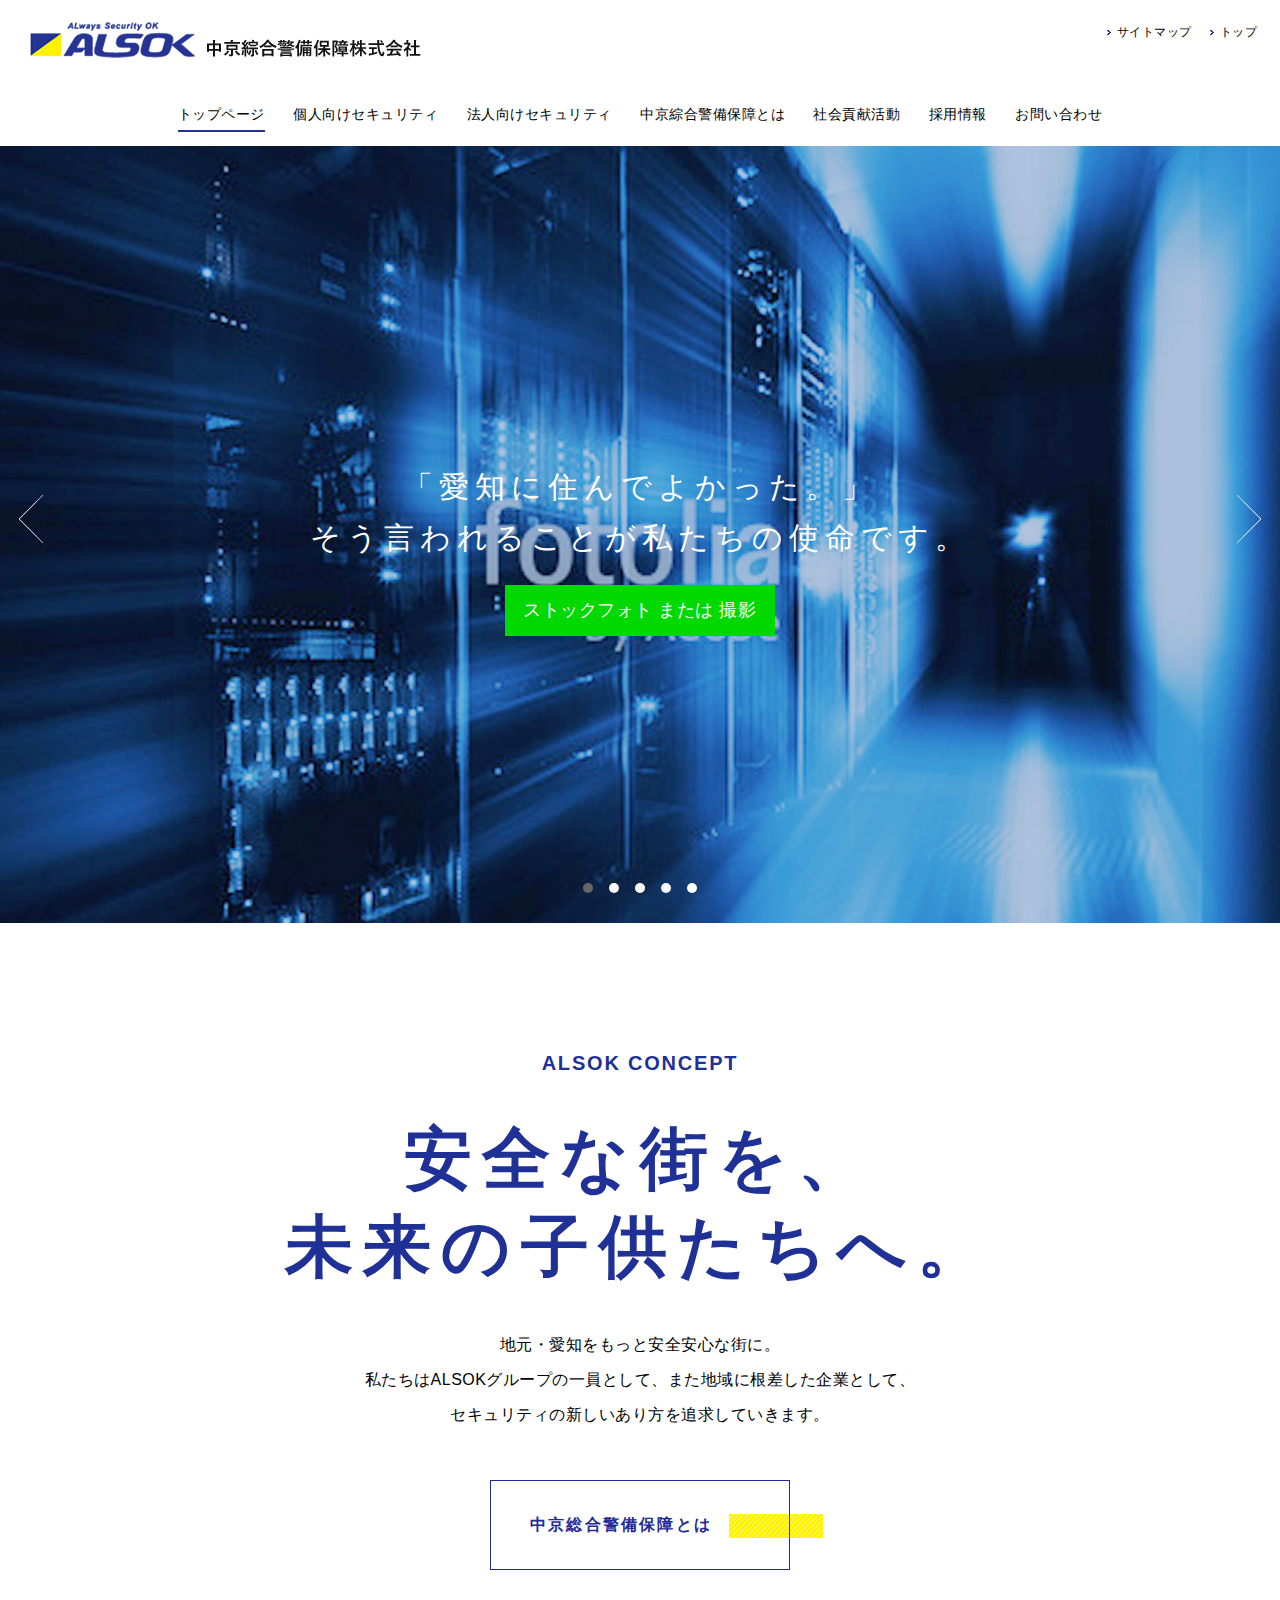
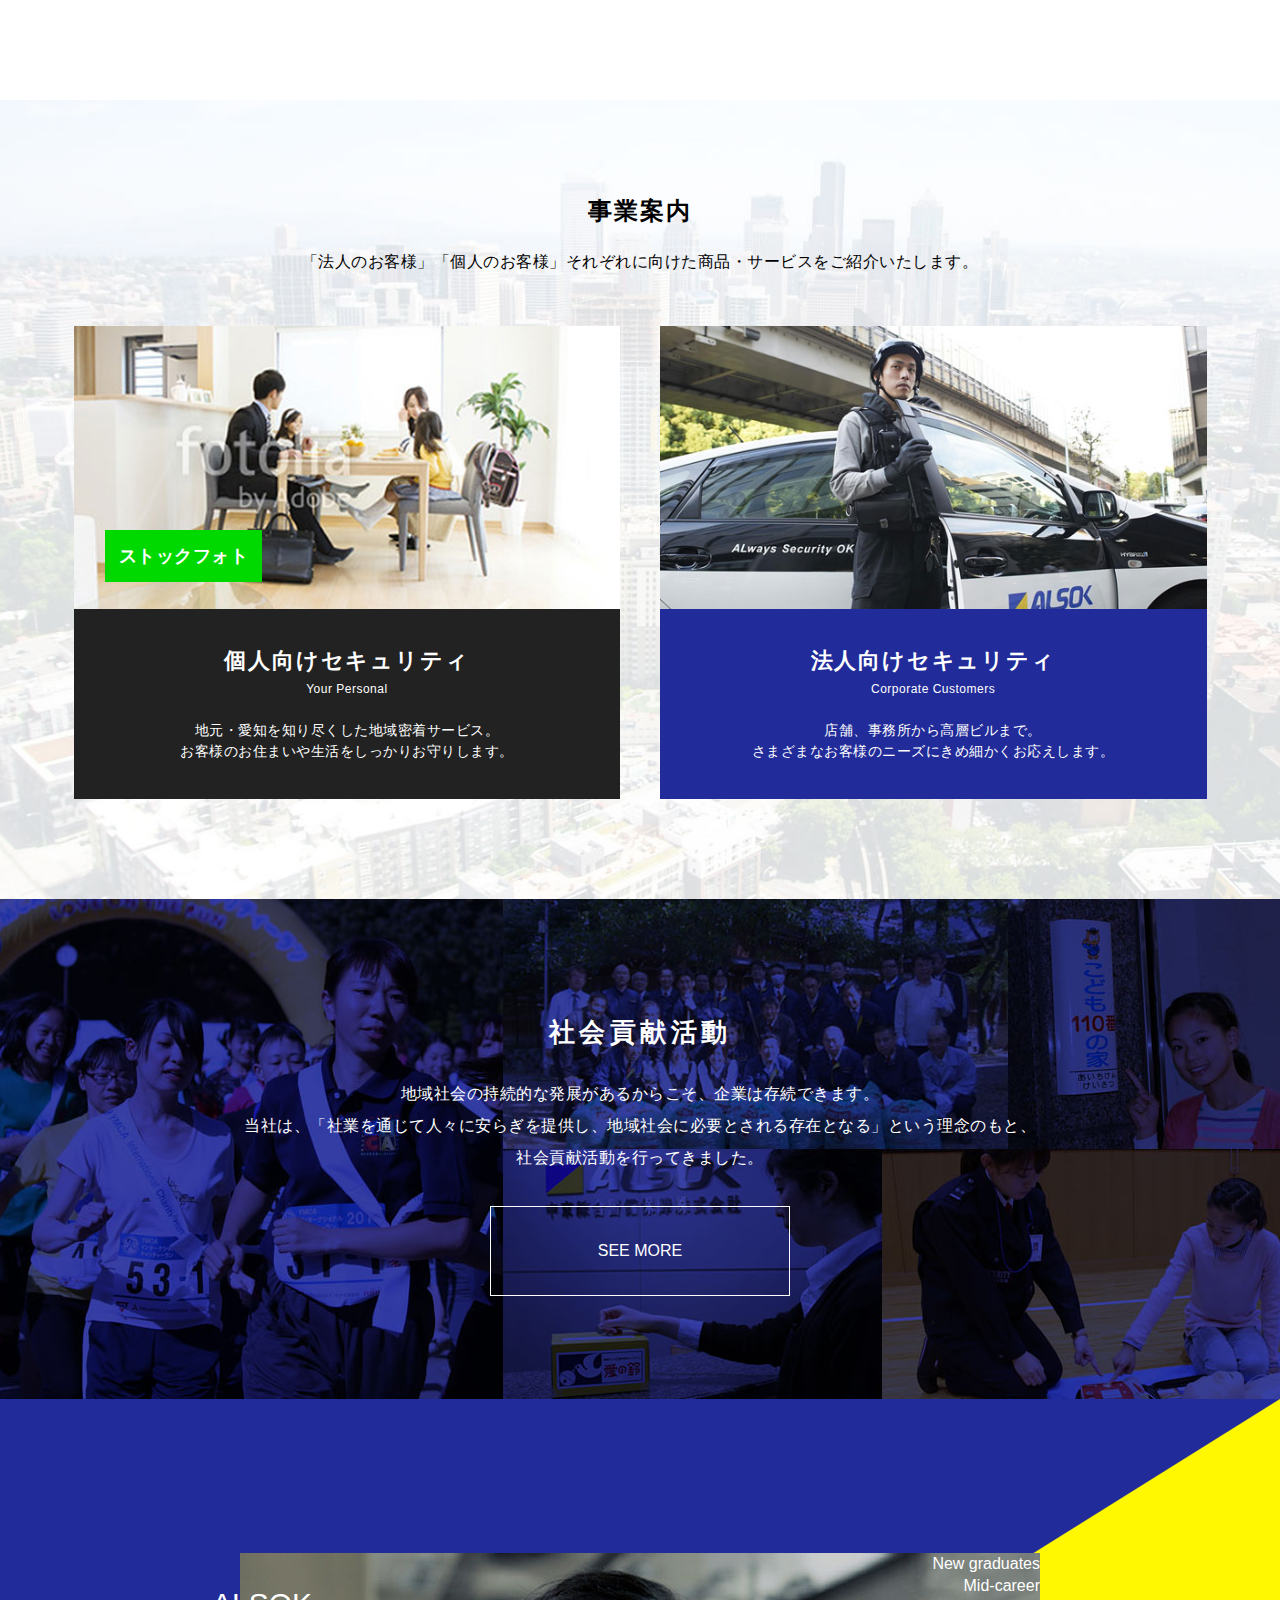
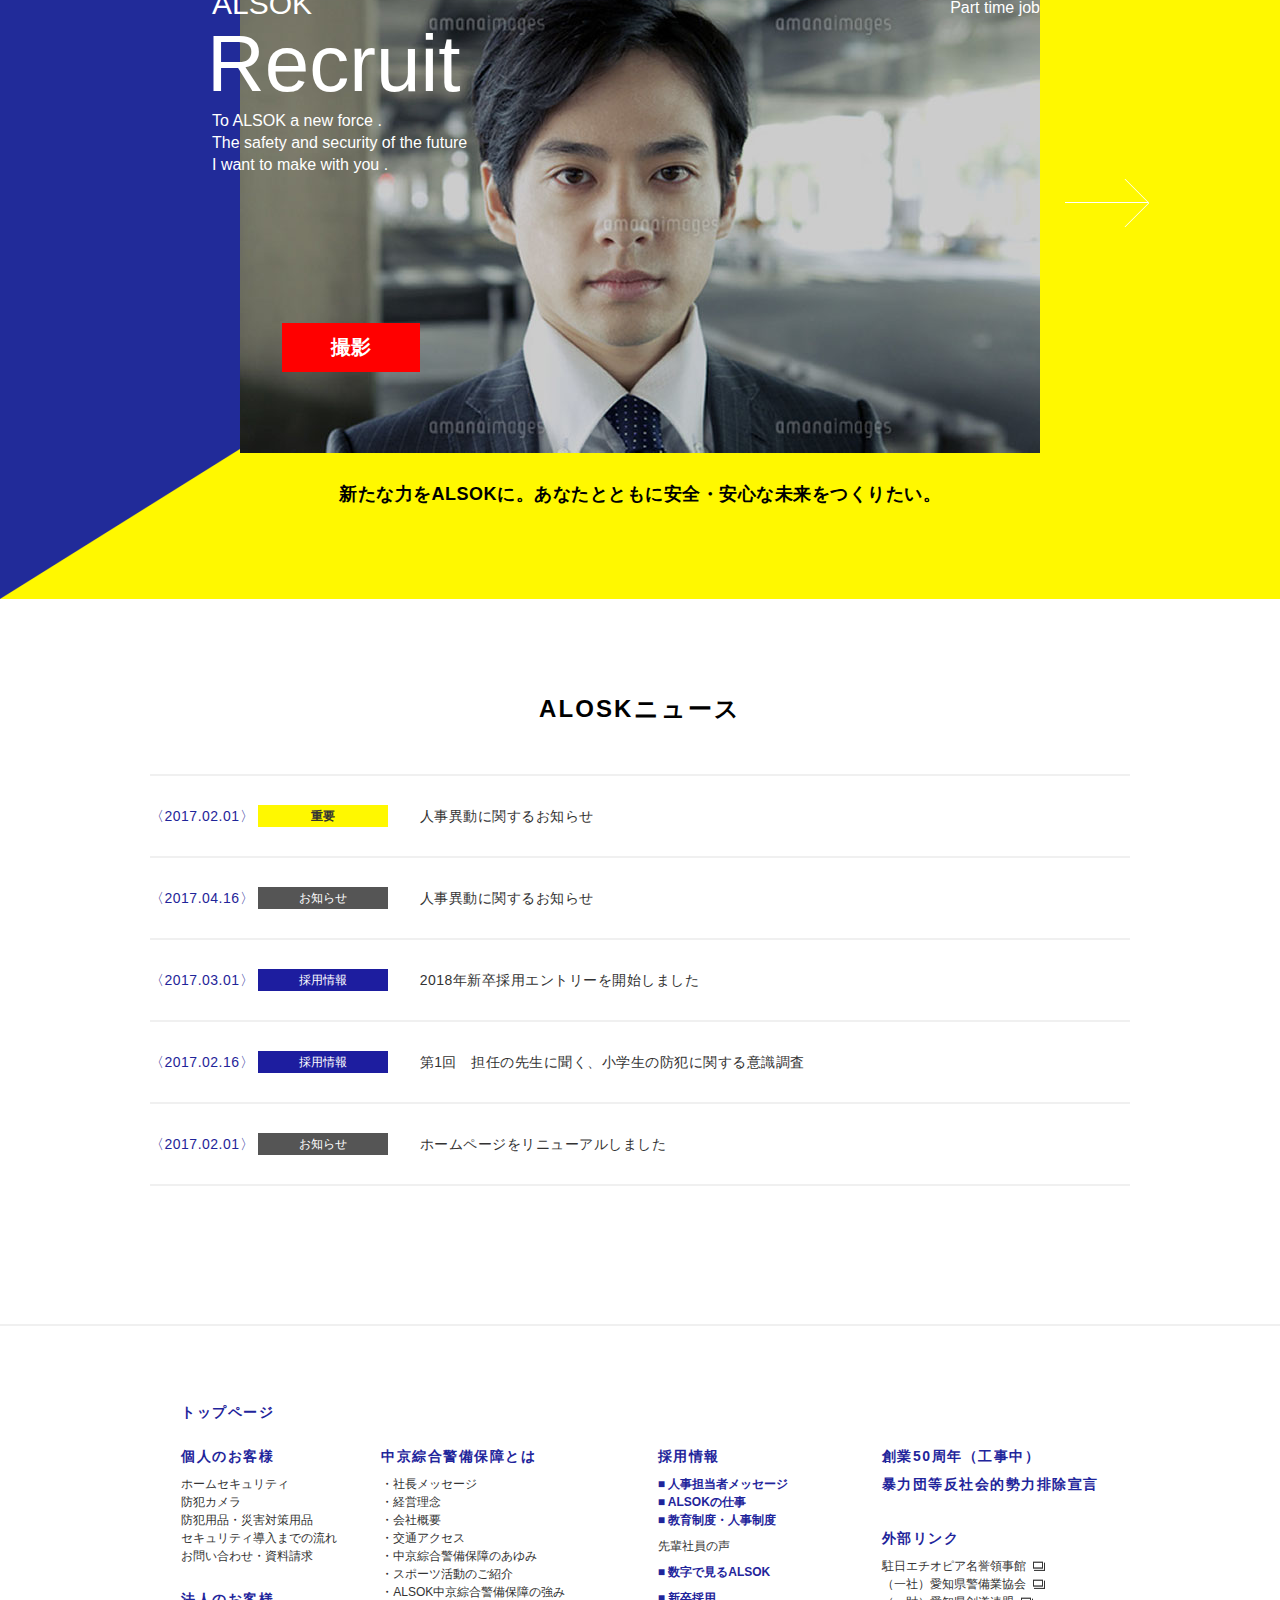
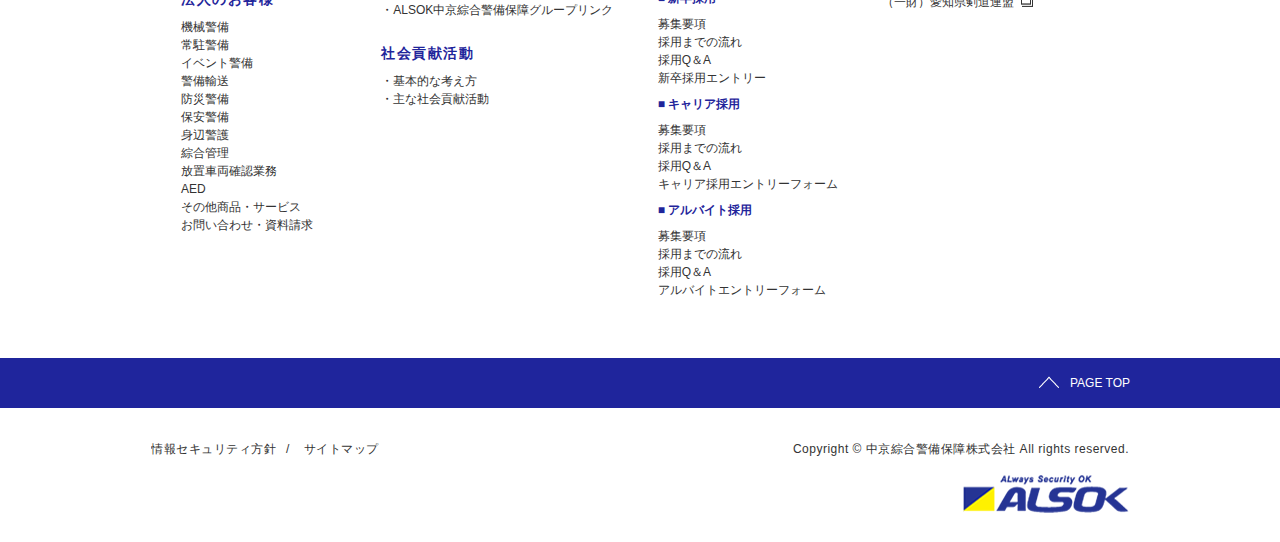
<file: markup/index.html>
<!DOCTYPE html PUBLIC "-//W3C//DTD XHTML 1.0 Transitional//EN" "http://www.w3.org/TR/xhtml1/DTD/xhtml1-transitional.dtd">
<!--[if lt IE 7 ]> <html xmlns="http://www.w3.org/1999/xhtml" class="ie6"> <![endif]-->
<!--[if IE 7 ]> <html xmlns="http://www.w3.org/1999/xhtml" class="ie7"> <![endif]-->
<!--[if IE 8 ]> <html xmlns="http://www.w3.org/1999/xhtml" class="ie8"> <![endif]-->
<!--[if IE 9 ]> <html xmlns="http://www.w3.org/1999/xhtml" class="ie9"> <![endif]-->
<!--[if (gt IE 9)|!(IE)]><!--> <html xmlns="http://www.w3.org/1999/xhtml" lang="ja"> <!--<![endif]-->
<head>
<meta http-equiv="Content-Type" content="text/html; charset=UTF-8" />
<meta name="keywords" content="中京,綜合,警備,保障,中京綜合警備保障,ALSOK,アルソック,機械警備,警備輸送業務,常駐警備業務,防災警備業務,綜合管理,ホームセキュリティ,防犯,セキュリティ">
<meta name="description" content="中部地区安全管理システムを商品の中核とした警備会社、中京綜合警備保障 ALSOKホームページ。採用情報あり">
<meta http-equiv="Content-Style-Type" content="text/css" />
<meta http-equiv="X-UA-Compatible" content="IE=edge"/>
<!--OGPタグ-->
<meta property="og:title" content="★"/>
<meta property="og:type" content="website"/>
<!-- <meta property="og:url" content="★"/> -->
<meta property="og:image" content="★"/>
<meta property="og:site_name" content="★"/>
<meta property="fb:admins" content="100002247945655"/>
<meta property="og:description" content="★"/>
<meta name="viewport" content="width=device-width,user-scalable=no,initial-scale=1,maximum-scale=1, minimum-scale=1" />
<title>ALSOK 中京綜合警備保障｜安全な街を、未来の子供たちへ。</title>
<!--OGPタグ-->
<link rel="stylesheet" type="text/css" href="common/css/swiper.min.css" media="all" />
<link rel="stylesheet" type="text/css" href="common/css/common.css" media="all" />
<link rel="stylesheet" type="text/css" href="common/css/ic.css" media="all" />
<link rel="stylesheet" type="text/css" href="common/css/each.css" media="all" />
<link rel="stylesheet" type="text/css" href="common/css/each_pc.css" media="all" />
<link rel="stylesheet" type="text/css" href="common/css/each_sp.css" media="all" />
<link rel="shortcut icon" href="" />
<script type="text/javascript" src="common/js/jquery.min.js" charset="utf-8"></script>
<script type="text/javascript" src="common/js/ic.js"></script>
<script type="text/javascript" src="common/js/custom.js"></script>
<script type="text/javascript" src="common/js/swiper.min.js"></script>
<script type="text/javascript" src="common/js/each.js"></script>
</head>

<body id="index">
<!--アナリティクスここから-->
<!--アナリティクス-->

	<!--wrapperここから-->
	<div id="wrapper">
		<!--ヘッダここから-->
		<div id="header">
			<div class="top_bar">
				<h1 class="logo"><a href="#">Always Security OK | 中京綜合警備保障株式会社</a></h1>
				<ul class="top_links">
					<li><a href="#">サイトマップ</a></li>
					<li><a href="#">トップ</a></li>
				</ul>
				<a href="" class="mobile_opener sp"><span>Open Menu</span></a>
			</div>
			<!-- pc navigation begin -->
			<div class="nav pc">
				<ul id="dropmenu">
					<li class="active"><a href="#">トップページ</a></li>					<li><a href="#">個人向けセキュリティ</a></li>					<li><a href="#">法人向けセキュリティ</a></li>					<li><a href="#">中京綜合警備保障とは</a></li>					<li><a href="#">社会貢献活動</a></li>					<li><a href="#">採用情報</a></li>					<li>
						<a href="#">お問い合わせ</a>
						<ul>
							<li><a href="#">個人のお客様</a></li>							<li><a href="#">法人のお客様</a></li>							<li><a href="#">その他お問い合わせ</a></li>
						</ul>
					</li>
				</ul>
			</div>
			<!-- pc navigation end -->
			<!-- sp navigation begin -->
			<div class="nav sp">
				<div class="menu">
					<div class="hold">
						<h4><a href="#">トップページ</a></h4>
						<div class="slide_block">
							<a href="" class="slide_link">個人のお客様</a>
							<div class="slide_box">
								<ul>									<li><a href="#">ホームセキュリティ</a></li>									<li><a href="#">防犯カメラ</a></li>									<li><a href="#">防犯用品・災害対策用品</a></li>									<li><a href="#">セキュリティ導入までの流れ</a></li>									<li><a href="#">お問い合わせ・資料請求</a></li>								</ul>
							</div>
						</div>
						<div class="slide_block">
							<a href="" class="slide_link">法人のお客様</a>
							<div class="slide_box">
								<ul>
									<li><a href="#">機械警備</a></li>
									<li><a href="#">常駐警備</a></li>
									<li><a href="#">イベント警備</a></li>
									<li><a href="#">警備輸送</a></li>
									<li><a href="#">防災警備</a></li>
									<li><a href="#">保安警備</a></li>
									<li><a href="#">身辺警護</a></li>
									<li><a href="#">綜合管理</a></li>
									<li><a href="#">放置車両確認業務</a></li>
									<li><a href="#">AED</a></li>
									<li><a href="#">その他商品・サービス</a></li>
									<li><a href="#">お問い合わせ・資料請求</a></li>
								</ul>
							</div>
						</div>
						<div class="slide_block">
							<a href="" class="slide_link">中京綜合警備保障とは</a>
							<div class="slide_box">
								<ul>
									<li><a href="#">社長メッセージ</a></li>
									<li><a href="#">経営理念</a></li>
									<li><a href="#">会社概要</a></li>
									<li><a href="#">交通アクセス</a></li>
									<li><a href="#">中京綜合警備保障のあゆみ</a></li>
									<li><a href="#">スポーツ活動のご紹介</a></li>									<li><a href="#">ALSOK中京綜合警備保障の強み</a></li>
									<li><a href="#">ALSOK中京綜合警備保障<br />グループリンク</a></li>
								</ul>
							</div>
						</div>
						<div class="slide_block">
							<a href="" class="slide_link">社会貢献活動</a>
							<div class="slide_box">
								<ul>
									<li><a href="#">基本的な考え方</a></li>
									<li><a href="#">主な社会貢献活動</a></li>
								</ul>
							</div>
						</div>
						<div class="slide_block">
							<a href="" class="slide_link">採用情報</a>
							<div class="slide_box">
								<ul>
									<li><a href="#">人事担当者メッセージ</a></li>
									<li><a href="#">ALSOKの仕事</a></li>
									<li><a href="#">教育制度・人事制度</a></li>
									<li><a href="#">先輩社員の声</a></li>
									<li><a href="#">数字で見るALSOK</a></li>
									<li><a href="#">新卒採用</a></li>
									<li><a href="#">キャリア採用</a></li>
									<li><a href="#">アルバイト採用</a></li>
								</ul>
							</div>
						</div>
						<h4><a href="#">創業50周年（工事中）</a></h4>
						<h4><a href="#">暴力団等反社会的勢力排除宣言</a></h4>
						<div class="slide_block">
							<a href="" class="slide_link">外部リンク</a>
							<div class="slide_box">
								<ul>
									<li><a class="icon" href="#">駐日エチオピア名誉領事館</a></li>
									<li><a class="icon" href="#">（一社）愛知県警備業協会</a></li>
									<li><a class="icon" href="#">（一財）愛知県剣道連盟</a></li>
								</ul>
							</div>
						</div>
					</div>
				</div>
			</div>
			<!-- sp navigation end -->
		</div>
		<div class="bg sp"></div>
		<!--ヘッダ-->
		<!--コンテンツここから-->
		<div id="contents" class="clearfix">
			<!--メインエリアここから-->
			<div id="main">
				<!-- gallery begin -->
				<div class="gallery swiper-container">
					<div class="swiper-wrapper">
						<div class="swiper-slide">
							<img class="pc" src="img/index/gallery_img_1.jpg" alt="image description" />
							<img class="sp" src="img/index/sp_gallery_img_1.jpg" alt="image description" />
							<div class="text">
								<h2>「愛知に住んでよかった。」 <br />そう言われることが<span>私たちの使命です。</span></h2>
								<a href="#" class="button">ストックフォト または 撮影</a>
							</div>
						</div>
						<div class="swiper-slide">
							<img class="pc" src="img/index/gallery_img_2.jpg" alt="image description" />
							<img class="sp" src="img/index/sp_gallery_img_2.jpg" alt="image description" />
							<div class="text">
								<h2>「愛知に住んでよかった。」 <br />そう言われることが<span>私たちの使命です。</span></h2>
								<a href="#" class="button">ストックフォト または 撮影</a>
							</div>
						</div>
						<div class="swiper-slide">
							<img class="pc" src="img/index/gallery_img_3.jpg" alt="image description" />
							<img class="sp" src="img/index/sp_gallery_img_3.jpg" alt="image description" />
							<div class="text">
								<h2>「愛知に住んでよかった。」 <br />そう言われることが<span>私たちの使命です。</span></h2>
								<a href="#" class="button">ストックフォト または 撮影</a>
							</div>
						</div>
						<div class="swiper-slide">
							<img class="pc" src="img/index/gallery_img_4.jpg" alt="image description" />
							<img class="sp" src="img/index/sp_gallery_img_4.jpg" alt="image description" />
							<div class="text">
								<h2>「愛知に住んでよかった。」 <br />そう言われることが<span>私たちの使命です。</span></h2>
								<a href="#" class="button">ストックフォト または 撮影</a>
							</div>
						</div>
						<div class="swiper-slide">
							<img class="pc" src="img/index/gallery_img_5.jpg" alt="image description" />
							<img class="sp" src="img/index/sp_gallery_img_5.jpg" alt="image description" />
							<div class="text">
								<h2>「愛知に住んでよかった。」 <br />そう言われることが<span>私たちの使命です。</span></h2>
							</div>
						</div>
					</div>
					 <!-- Add Pagination -->
					<div class="swiper-pagination"></div>
					<!-- Add Arrows -->
					<div class="swiper-button-next"></div>
					<div class="swiper-button-prev"></div>
				</div>
				<!-- gallery end -->
				<!-- concept begin -->
				<div class="concept">
					<h3>ALSOK CONCEPT</h3>
					<h2>安全な街を、<br />未来の子供たちへ。</h2>
					<p>地元・愛知をもっと安全安心な街に。<br />
						私たちはALSOKグループの一員として、また地域に根差した企業として、<br />
						セキュリティの新しいあり方を追求していきます。
					</p>
					<a href="#" class="button">中京総合警備保障とは</a>
				</div>
				<!-- concept end -->
				<!-- business case begin -->
				<div class="business_case">
					<div class="head">
						<h2>事業案内</h2>
						<p>「法人のお客様」「個人のお客様」それぞれに向けた商品・サービスをご紹介いたします。</p>
					</div>
					<div class="boxes">
						<div class="box">
							<div class="image">
								<img src="img/index/business_box_img_1.jpg" alt="image description" />
								<span class="txt">ストックフォト</span>
							</div>
							<div class="text dark">
								<h3>個人向けセキュリティ</h3>
								<span>Your Personal</span>
								<p>地元・愛知を知り尽くした地域密着サービス。 <br />お客様のお住まいや生活をしっかりお守りします。</p>
							</div>
						</div>
						<div class="box">
							<div class="image">
								<img src="img/index/business_box_img_2.jpg" alt="image description" />
							</div>
							<div class="text blue">
								<h3>法人向けセキュリティ</h3>
								<span>Corporate Customers</span>
								<p>店舗、事務所から高層ビルまで。<br />さまざまなお客様のニーズにきめ細かくお応えします。</p>
							</div>
						</div>
					</div>
				</div>
				<!-- business case end -->
				<!-- social box begin -->
				<div class="social_box">
					<h2>社会貢献活動</h2>
					<p>地域社会の持続的な発展があるからこそ、企業は存続できます。 <br />
						当社は、「社業を通じて人々に安らぎを提供し、地域社会に必要とされる存在となる」という理念のもと、<br />
						社会貢献活動を行ってきました。
					</p>
					<a href="#" class="button">SEE MORE</a>
				</div>
				<!-- social box end -->
				<!-- recruit box begin -->
				<div class="recruit_box">
					<div class="box">
						<img class="image" src="img/index/recruit_box_img.jpg" alt="image description" />
						<div class="head">
							<h2>ALSOK <strong>Recruit</strong></h2>
							<p>To ALSOK a new force .<br />
								The safety and security of the future<br />
								I want to make with you .
							</p>
						</div>
						<span class="mark">撮影</span>
						<a href="#" class="link">New graduates<br />Mid-career<br />Part time job</a>
					</div>
					<p class="txt">新たな力をALSOKに。あなたとともに安全・安心な未来をつくりたい。</p>
				</div>
				<!-- recruit box end -->
				<!-- news box begin -->
				<div class="news_box">
					<h2>ALOSKニュース</h2>
					<ul class="news_list">
						<li>
							<a href="#">
								<span class="date">〈2017.02.01〉</span>
								<span class="mark yellow">重要</span>
								<span class="text">人事異動に関するお知らせ</span>
							</a>
						</li>
						<li>
							<a href="#">
								<span class="date">〈2017.04.16〉</span>
								<span class="mark brown">お知らせ</span>
								<span class="text">人事異動に関するお知らせ</span>
							</a>
						</li>
						<li>
							<a href="#">
								<span class="date">〈2017.03.01〉</span>
								<span class="mark blue">採用情報</span>
								<span class="text">2018年新卒採用エントリーを開始しました</span>
							</a>
						</li>
						<li>
							<a href="#">
								<span class="date">〈2017.02.16〉</span>
								<span class="mark blue">採用情報</span>
								<span class="text">第1回　担任の先生に聞く、小学生の防犯に関する意識調査</span>
							</a>
						</li>
						<li>
							<a href="#">
								<span class="date">〈2017.02.01〉</span>
								<span class="mark brown">お知らせ</span>
								<span class="text">ホームページをリニューアルしました</span>
							</a>
						</li>
					</ul>
				</div>
				<!-- news box end -->
			</div>
			<!--メインエリア-->
		</div>
		<!--コンテンツ-->
		<!-- フッターここから-->
		<div id="footer">
			<!-- footer links begin -->
			<div class="footer_links">
				<h3 class="pc"><a href="#">トップページ</a></h3>
				<div class="links desktop">
					<div class="col">
						<h4><a href="#">個人のお客様</a></h4>
						<ul>							<li><a href="#">ホームセキュリティ</a></li>							<li><a href="#">防犯カメラ</a></li>							<li><a href="#">防犯用品・災害対策用品</a></li>							<li><a href="#">セキュリティ導入までの流れ</a></li>							<li><a href="#">お問い合わせ・資料請求</a></li>						</ul>
						<h4><a href="#">法人のお客様</a></h4>
						<ul>
							<li><a href="#">機械警備</a></li>
							<li><a href="#">常駐警備</a></li>
							<li><a href="#">イベント警備</a></li>
							<li><a href="#">警備輸送</a></li>
							<li><a href="#">防災警備</a></li>
							<li><a href="#">保安警備</a></li>
							<li><a href="#">身辺警護</a></li>
							<li><a href="#">綜合管理</a></li>
							<li><a href="#">放置車両確認業務</a></li>
							<li><a href="#">AED</a></li>
							<li><a href="#">その他商品・サービス</a></li>
							<li><a href="#">お問い合わせ・資料請求</a></li>
						</ul>
					</div>
					<div class="col">
						<h4><a href="#">中京綜合警備保障とは</a></h4>
						<ul>
							<li><a href="#">・社長メッセージ</a></li>
							<li><a href="#">・経営理念</a></li>
							<li><a href="#">・会社概要</a></li>
							<li><a href="#">・交通アクセス</a></li>
							<li><a href="#">・中京綜合警備保障のあゆみ</a></li>
							<li><a href="#">・スポーツ活動のご紹介</a></li>
							<li><a href="#">・ALSOK中京綜合警備保障の強み</a></li>
							<li><a href="#">・ALSOK中京綜合警備保障グループリンク</a></li>
						</ul>
						<h4><a href="#">社会貢献活動</a></h4>
						<ul>
							<li><a href="#">・基本的な考え方</a></li>
							<li><a href="#">・主な社会貢献活動</a></li>
						</ul>
					</div>
					<div class="col">
						<h4><a href="#">採用情報</a></h4>
						<ul class="blue">
							<li><a href="#">■ 人事担当者メッセージ</a></li>							<li><a href="#">■ ALSOKの仕事</a></li>							<li><a href="#">■ 教育制度・人事制度</a></li>
						</ul>
						<ul class="inner">							<li><a href="#">先輩社員の声</a></li>						</ul>
						<ul class="blue">
							<li><a href="#">■ 数字で見るALSOK</a></li>
						</ul>
						<ul class="blue">
							<li><a href="#">■ 新卒採用</a></li>
						</ul>
						<ul class="inner">
							<li><a href="#">募集要項</a></li>
							<li><a href="#">採用までの流れ</a></li>
							<li><a href="#">採用Q＆A</a></li>
							<li><a href="#">新卒採用エントリー</a></li>
						</ul>
						<ul class="blue">
							<li><a href="#">■ キャリア採用</a></li>
						</ul>
						<ul class="inner">
							<li><a href="#">募集要項</a></li>
							<li><a href="#">採用までの流れ</a></li>
							<li><a href="#">採用Q＆A</a></li>
							<li><a href="#">キャリア採用エントリーフォーム</a></li>
						</ul>
						<ul class="blue">
							<li><a href="#">■ アルバイト採用</a></li>
						</ul>
						<ul>
							<li><a href="#">募集要項</a></li>
							<li><a href="#">採用までの流れ</a></li>
							<li><a href="#">採用Q＆A</a></li>
							<li><a href="#">アルバイトエントリーフォーム</a></li>
						</ul>
					</div>
					<div class="col">
						<h4><a href="#">創業50周年（工事中）</a></h4>
						<h4 class="bot_space"><a href="#">暴力団等反社会的勢力排除宣言</a></h4>
						<h4><a href="#">外部リンク</a></h4>
						<ul>
							<li><a class="icon" href="#">駐日エチオピア名誉領事館</a></li>
							<li><a class="icon" href="#">（一社）愛知県警備業協会</a></li>
							<li><a class="icon" href="#">（一財）愛知県剣道連盟</a></li>
						</ul>
					</div>
				</div>
				<ul class="links sp">
					<li><a href="#">トップページ</a></li>					<li><a href="#">中京綜合警備保障とは</a></li>					<li><a href="#">社会貢献活動</a></li>					<li><a href="#">個人のお客様</a></li>					<li><a href="#">採用情報</a></li>					<li><a href="#">情報セキュリティ方針</a></li>					<li><a href="#">サイトマップ</a></li>					<li><a href="#">暴力団等反社会的勢力排除宣言</a></li>					<li><a href="#">創業50周年（工事中）</a></li>
				</ul>
			</div>
			<!-- footer links end -->
			<a href="#contents" class="link_to_top">
				<span><span>PAGE TOP</span></span>
			</a>
			<div class="footer_bar">
				<div class="holder">
					<ul class="links">
						<li><a href="#">情報セキュリティ方針</a><span class="sep">/</span></li>						<li><a href="#">サイトマップ</a></li>
					</ul>
					<p class="copyright">Copyright &copy; 中京綜合警備保障株式会社 All rights reserved.</p>
				</div>				<strong class="footer_logo"><a href="#">Always Security OK</a></strong>
			</div>
		</div>
		<!-- フッター-->
	</div>
	<!--wrapper-->
</body>
</html>
</file>
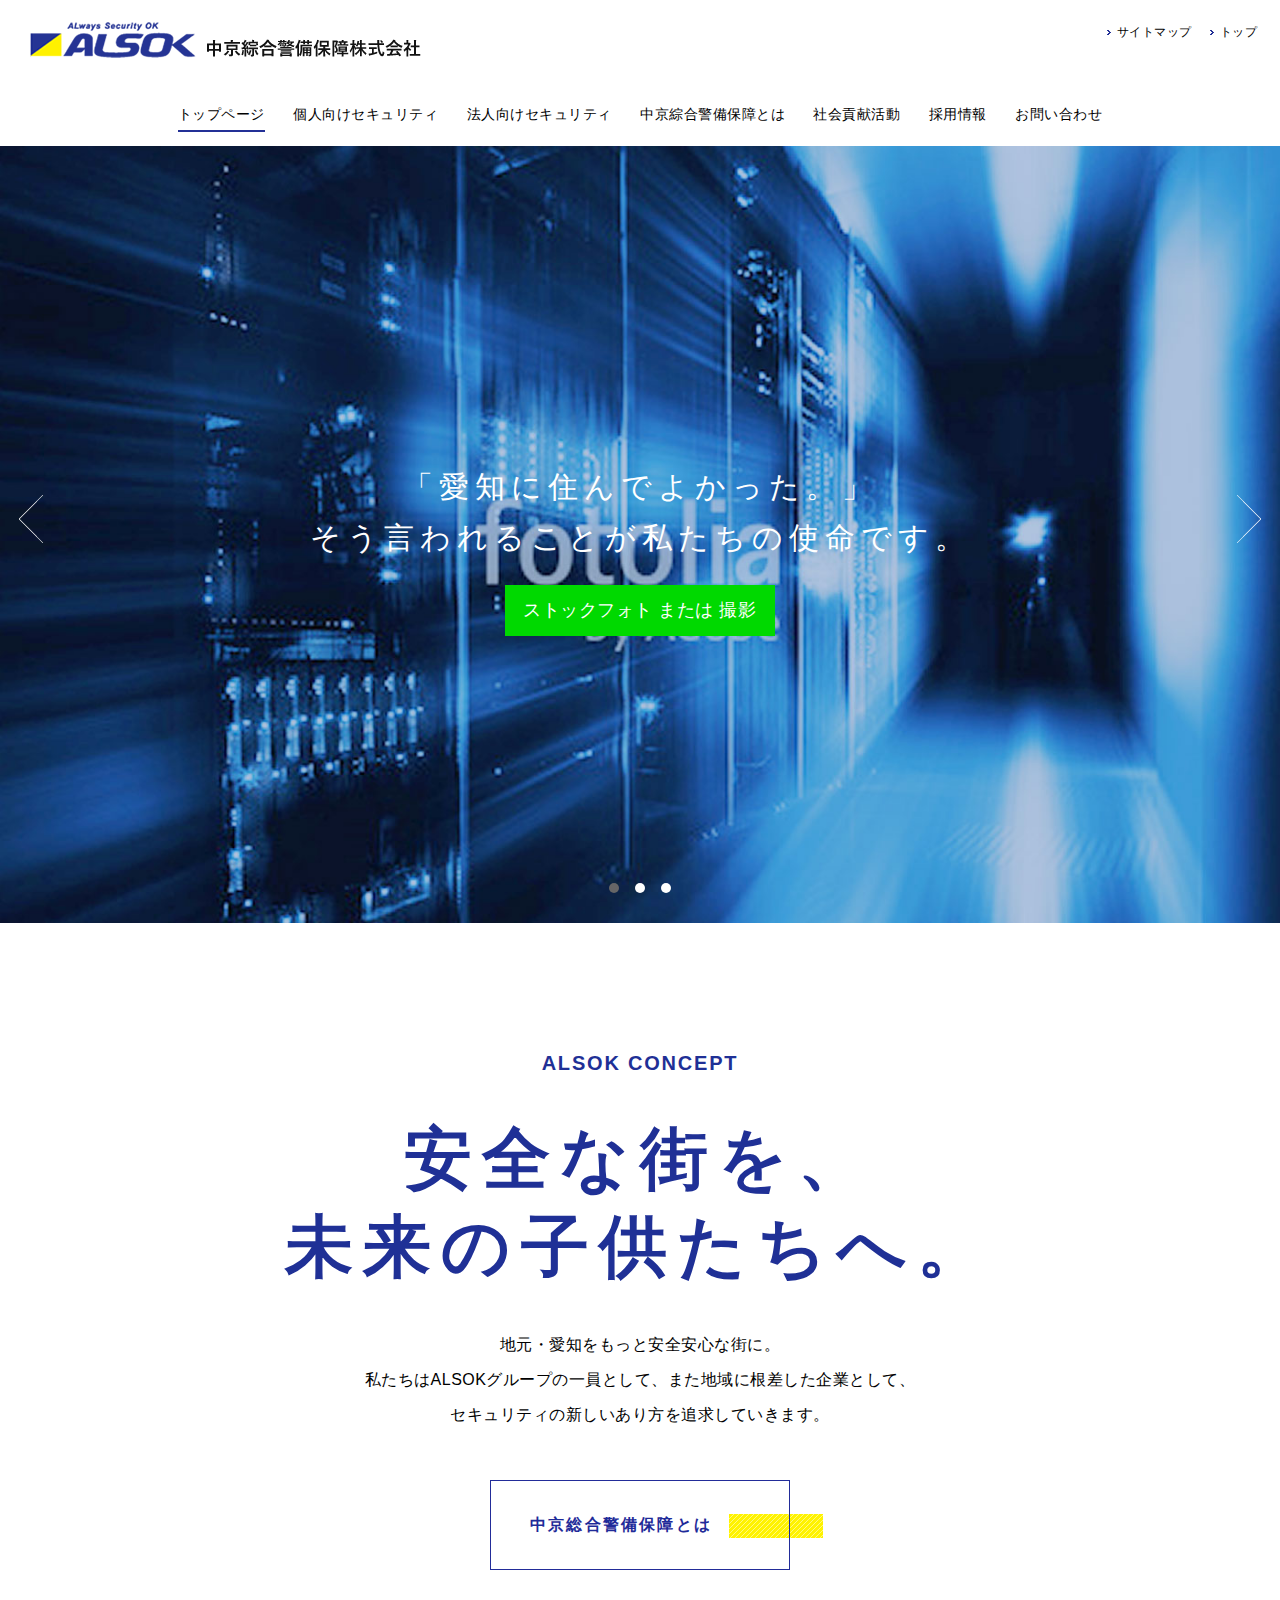
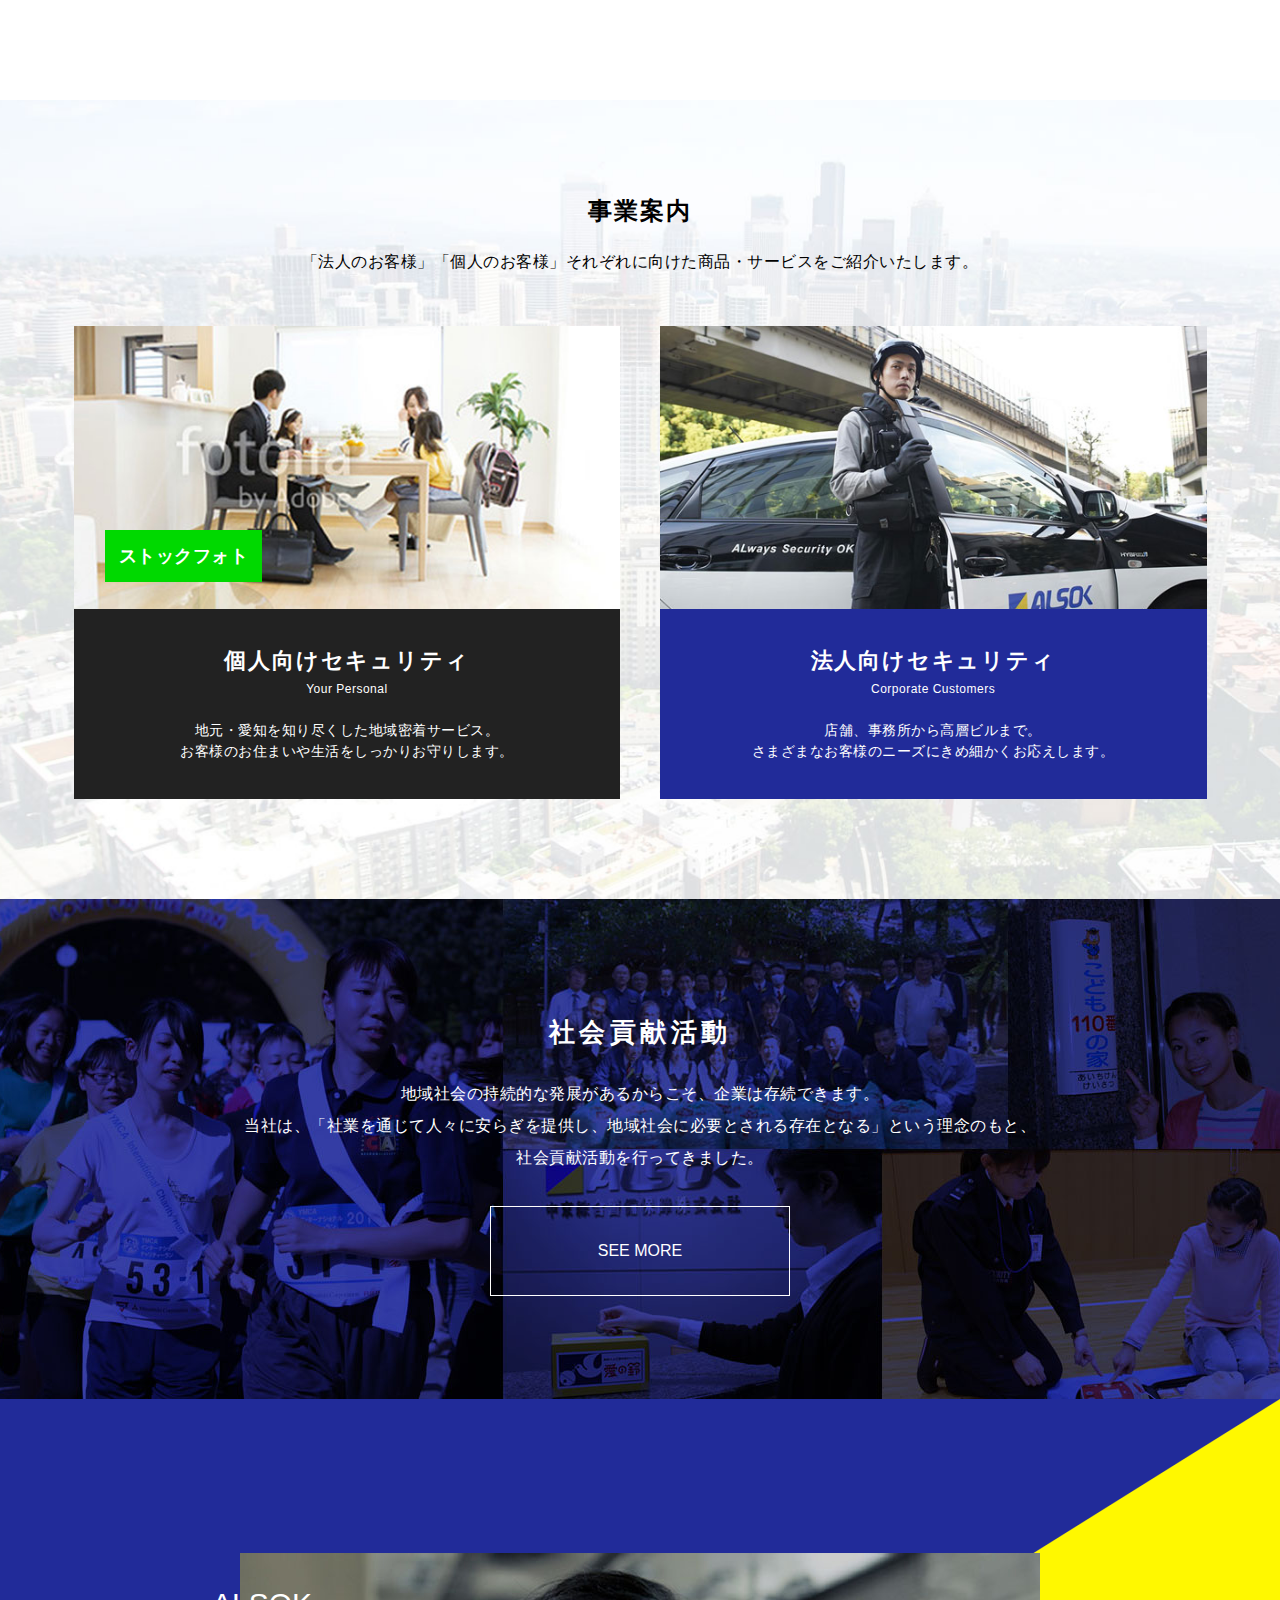
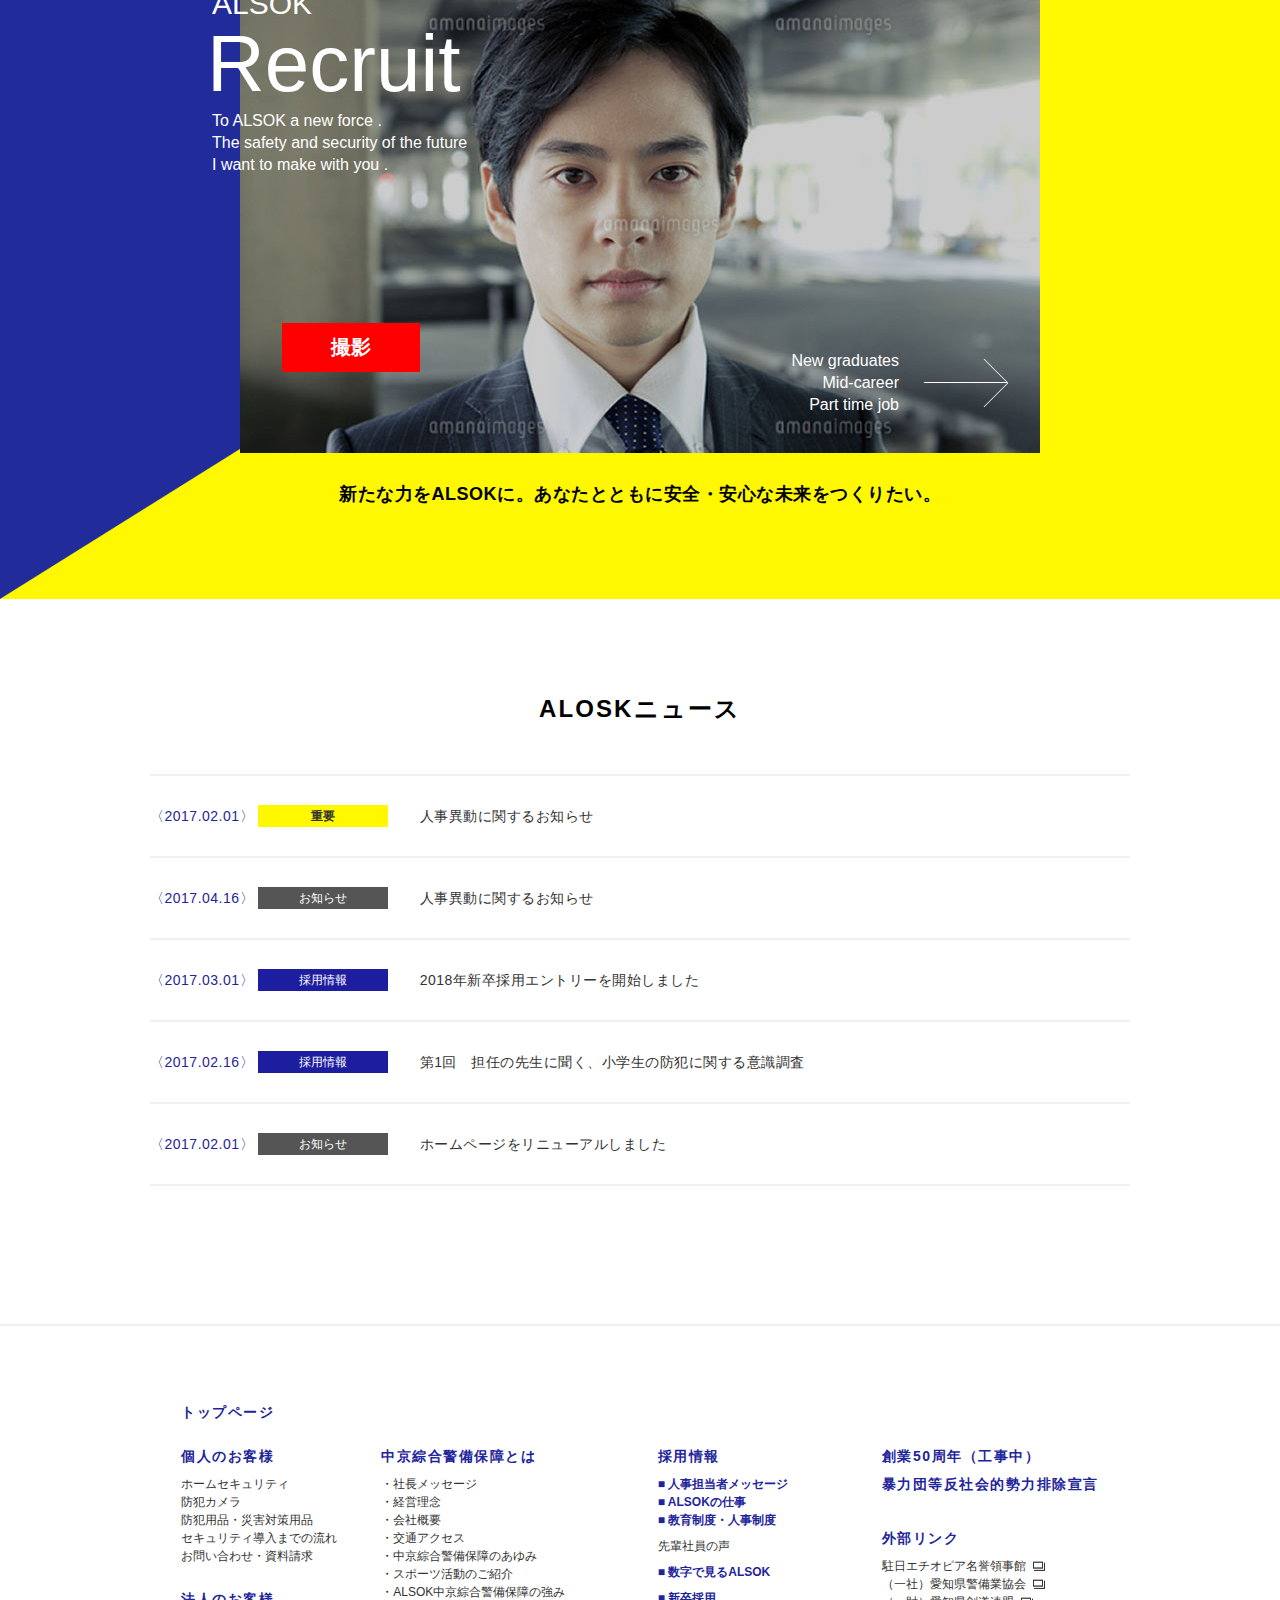
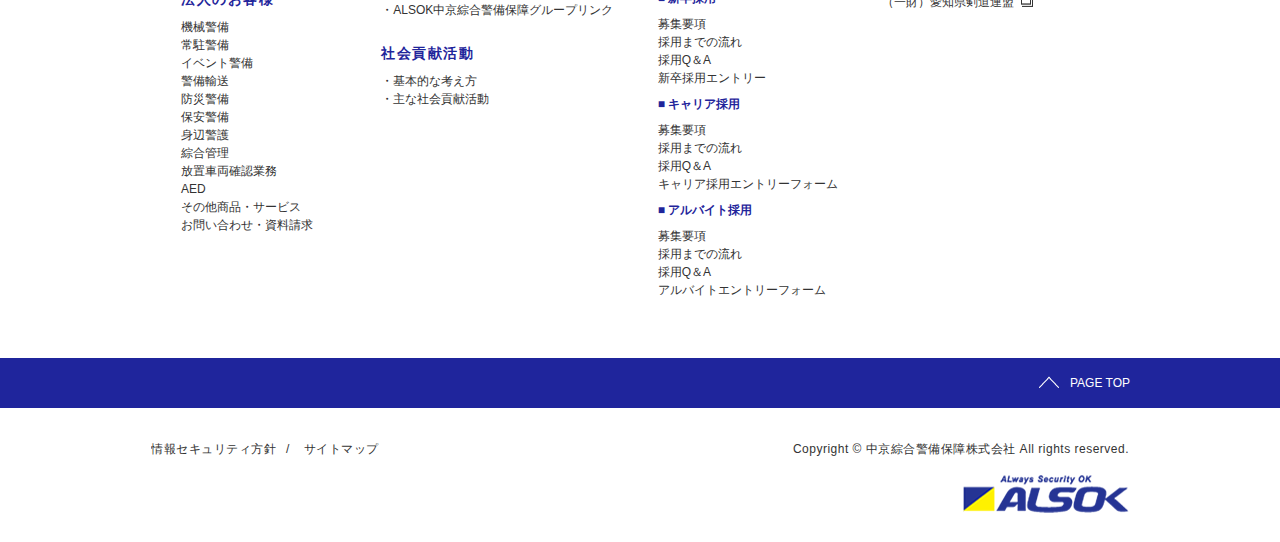
<file: markup/template/index.html>
<!DOCTYPE html PUBLIC "-//W3C//DTD XHTML 1.0 Transitional//EN" "http://www.w3.org/TR/xhtml1/DTD/xhtml1-transitional.dtd">
<!--[if lt IE 7 ]> <html xmlns="http://www.w3.org/1999/xhtml" class="ie6"> <![endif]-->
<!--[if IE 7 ]> <html xmlns="http://www.w3.org/1999/xhtml" class="ie7"> <![endif]-->
<!--[if IE 8 ]> <html xmlns="http://www.w3.org/1999/xhtml" class="ie8"> <![endif]-->
<!--[if IE 9 ]> <html xmlns="http://www.w3.org/1999/xhtml" class="ie9"> <![endif]-->
<!--[if (gt IE 9)|!(IE)]><!--> <html xmlns="http://www.w3.org/1999/xhtml" lang="ja"> <!--<![endif]-->
<head>
<meta http-equiv="Content-Type" content="text/html; charset=UTF-8" />
<meta name="keywords" content="中京,綜合,警備,保障,中京綜合警備保障,ALSOK,アルソック,機械警備,警備輸送業務,常駐警備業務,防災警備業務,綜合管理,ホームセキュリティ,防犯,セキュリティ" />
<meta name="description" content="中部地区安全管理システムを商品の中核とした警備会社、中京綜合警備保障 ALSOKホームページ。採用情報あり" />
<meta http-equiv="Content-Style-Type" content="text/css" />
<meta http-equiv="X-UA-Compatible" content="IE=edge"/>
<!--OGPタグ-->
<meta property="og:title" content="★"/>
<meta property="og:type" content="website"/>
<!-- <meta property="og:url" content="★"/> -->
<meta property="og:image" content="★"/>
<meta property="og:site_name" content="★"/>
<meta property="fb:admins" content="100002247945655"/>
<meta property="og:description" content="★"/>
<meta name="viewport" content="width=device-width,user-scalable=no,initial-scale=1,maximum-scale=1, minimum-scale=1" />
<title>ALSOK 中京綜合警備保障｜安全な街を、未来の子供たちへ。</title>
<!--OGPタグ-->
<link rel="stylesheet" type="text/css" href="../common/css/swiper.min.css" media="all" />
<link rel="stylesheet" type="text/css" href="../common/css/common.css" media="all" />
<link rel="stylesheet" type="text/css" href="../common/css/ic.css" media="all" />
<link rel="stylesheet" type="text/css" href="../common/css/each.css" media="all" />
<link rel="stylesheet" type="text/css" href="../common/css/each_pc.css" media="all" />
<link rel="stylesheet" type="text/css" href="../common/css/each_sp.css" media="all" />
<link rel="shortcut icon" href="" />
<script type="text/javascript" src="../common/js/jquery.min.js" charset="utf-8"></script>
<script type="text/javascript" src="../common/js/ic.js"></script>
<script type="text/javascript" src="../common/js/custom.js"></script>
<script type="text/javascript" src="../common/js/swiper.min.js"></script>
<script type="text/javascript" src="../common/js/each.js"></script>
</head>

<body id="index">
<!--アナリティクスここから-->
<!--アナリティクス-->

	<!--wrapperここから-->
	<div id="wrapper">
		<!--ヘッダここから-->
		<div id="header">
			<div class="top_bar">
				<h1 class="logo"><a href="">Always Security OK | 中京綜合警備保障株式会社</a></h1>
				<ul class="top_links">
					<li><a href="">サイトマップ</a></li>
					<li><a href="">トップ</a></li>
				</ul>
				<a href="" class="mobile_opener sp"><span>Open Menu</span></a>
			</div>
			<!-- pc navigation begin -->
			<div class="nav pc">
				<ul id="dropmenu">
					<li class="active"><a href="">トップページ</a></li>					<li><a href="">個人向けセキュリティ</a></li>					<li><a href="">法人向けセキュリティ</a></li>					<li><a href="">中京綜合警備保障とは</a></li>					<li><a href="">社会貢献活動</a></li>					<li><a href="">採用情報</a></li>					<li>
						<a href="">お問い合わせ</a>
						<ul>
							<li><a href="">個人のお客様</a></li>							<li><a href="">法人のお客様</a></li>							<li><a href="">その他お問い合わせ</a></li>
						</ul>
					</li>
				</ul>
			</div>
			<!-- pc navigation end -->
			<!-- sp navigation begin -->
			<div class="nav sp">
				<div class="menu">
					<div class="hold">
						<h4><a href="">トップページ</a></h4>
						<div class="slide_block">
							<a href="" class="slide_link">個人のお客様</a>
							<div class="slide_box">
								<ul>									<li><a href="">ホームセキュリティ</a></li>									<li><a href="">防犯カメラ</a></li>									<li><a href="">防犯用品・災害対策用品</a></li>									<li><a href="">セキュリティ導入までの流れ</a></li>									<li><a href="">お問い合わせ・資料請求</a></li>								</ul>
							</div>
						</div>
						<div class="slide_block">
							<a href="" class="slide_link">法人のお客様</a>
							<div class="slide_box">
								<ul>
									<li><a href="">機械警備</a></li>
									<li><a href="">常駐警備</a></li>
									<li><a href="">イベント警備</a></li>
									<li><a href="">警備輸送</a></li>
									<li><a href="">防災警備</a></li>
									<li><a href="">保安警備</a></li>
									<li><a href="">身辺警護</a></li>
									<li><a href="">綜合管理</a></li>
									<li><a href="">放置車両確認業務</a></li>
									<li><a href="">AED</a></li>
									<li><a href="">その他商品・サービス</a></li>
									<li><a href="">お問い合わせ・資料請求</a></li>
								</ul>
							</div>
						</div>
						<div class="slide_block">
							<a href="" class="slide_link">中京綜合警備保障とは</a>
							<div class="slide_box">
								<ul>
									<li><a href="">社長メッセージ</a></li>
									<li><a href="">経営理念</a></li>
									<li><a href="">会社概要</a></li>
									<li><a href="">交通アクセス</a></li>
									<li><a href="">中京綜合警備保障のあゆみ</a></li>
									<li><a href="">スポーツ活動のご紹介</a></li>									<li><a href="">ALSOK中京綜合警備保障の強み</a></li>
									<li><a href="">ALSOK中京綜合警備保障<br />グループリンク</a></li>
								</ul>
							</div>
						</div>
						<div class="slide_block">
							<a href="" class="slide_link">社会貢献活動</a>
							<div class="slide_box">
								<ul>
									<li><a href="">基本的な考え方</a></li>
									<li><a href="">主な社会貢献活動</a></li>
								</ul>
							</div>
						</div>
						<div class="slide_block">
							<a href="" class="slide_link">採用情報</a>
							<div class="slide_box">
								<ul>
									<li><a href="">人事担当者メッセージ</a></li>
									<li><a href="">ALSOKの仕事</a></li>
									<li><a href="">教育制度・人事制度</a></li>
									<li><a href="">先輩社員の声</a></li>
									<li><a href="">数字で見るALSOK</a></li>
									<li><a href="">新卒採用</a></li>
									<li><a href="">キャリア採用</a></li>
									<li><a href="">アルバイト採用</a></li>
								</ul>
							</div>
						</div>
						<h4><a href="">創業50周年（工事中）</a></h4>
						<h4><a href="">暴力団等反社会的勢力排除宣言</a></h4>
						<div class="slide_block">
							<a href="" class="slide_link">外部リンク</a>
							<div class="slide_box">
								<ul>
									<li><a class="icon" href="">駐日エチオピア名誉領事館</a></li>
									<li><a class="icon" href="">（一社）愛知県警備業協会</a></li>
									<li><a class="icon" href="">（一財）愛知県剣道連盟</a></li>
								</ul>
							</div>
						</div>
					</div>
				</div>
			</div>
			<!-- sp navigation end -->
		</div>
		<div class="bg sp"></div>
		<!--ヘッダ-->
		<!--コンテンツここから-->
		<div id="contents" class="clearfix">
			<!--メインエリアここから-->
			<div id="main">
				<!-- gallery begin -->
				<div class="gallery swiper-container">
					<div class="swiper-wrapper">
						<div class="swiper-slide">
							<img class="pc" src="../common/img/index/gallery_img_1.jpg" alt="image description" />
							<img class="sp" src="../common/img/index/sp_gallery_img_1.jpg" alt="image description" />
							<div class="text">
								<h2>「愛知に住んでよかった。」 <br />そう言われることが<span>私たちの使命です。</span></h2>
								<a href="" class="button">ストックフォト または 撮影</a>
							</div>
						</div>
						<div class="swiper-slide">
							<img class="pc" src="../common/img/index/gallery_img_4.jpg" alt="image description" />
							<img class="sp" src="../common/img/index/sp_gallery_img_4.jpg" alt="image description" />
							<div class="text">
								<h2>「愛知に住んでよかった。」 <br />そう言われることが<span>私たちの使命です。</span></h2>
								<a href="" class="button">ストックフォト または 撮影</a>
							</div>
						</div>
						<div class="swiper-slide">
							<img class="pc" src="../common/img/index/gallery_img_5.jpg" alt="image description" />
							<img class="sp" src="../common/img/index/sp_gallery_img_5.jpg" alt="image description" />
							<div class="text">
								<h2>「愛知に住んでよかった。」 <br />そう言われることが<span>私たちの使命です。</span></h2>
							</div>
						</div>
					</div>
					 <!-- Add Pagination -->
					<div class="swiper-pagination"></div>
					<!-- Add Arrows -->
					<div class="swiper-button-next"></div>
					<div class="swiper-button-prev"></div>
				</div>
				<!-- gallery end -->
				<!-- concept begin -->
				<div class="concept">
					<h3>ALSOK CONCEPT</h3>
					<h2>安全な街を、<br />未来の子供たちへ。</h2>
					<p>地元・愛知をもっと安全安心な街に。<br />
						<span class="sp-b">私たちはALSOKグループの一員として、</span>また地域に根差した企業として、<br />
						セキュリティの新しいあり方を追求していきます。
					</p>
					<a href="" class="button">中京総合警備保障とは</a>
				</div>
				<!-- concept end -->
				<!-- business case begin -->
				<div class="business_case">
					<div class="head">
						<h2>事業案内</h2>
						<p>「法人のお客様」「個人のお客様」それぞれに向けた商品・サービスをご紹介いたします。</p>
					</div>
					<div class="boxes">
						<div class="box">
							<div class="image">
								<img src="../common/img/index/business_box_img_1.jpg" alt="image description" />
								<span class="txt">ストックフォト</span>
							</div>
							<div class="text dark">
								<h3>個人向けセキュリティ</h3>
								<span>Your Personal</span>
								<p>地元・愛知を知り尽くした地域密着サービス。 <br />お客様のお住まいや生活をしっかりお守りします。</p>
							</div>
						</div>
						<div class="box">
							<div class="image">
								<img src="../common/img/index/business_box_img_2.jpg" alt="image description" />
							</div>
							<div class="text blue">
								<h3>法人向けセキュリティ</h3>
								<span>Corporate Customers</span>
								<p>店舗、事務所から高層ビルまで。<br />さまざまなお客様のニーズにきめ細かくお応えします。</p>
							</div>
						</div>
					</div>
				</div>
				<!-- business case end -->
				<!-- social box begin -->
				<div class="social_box">
					<h2>社会貢献活動</h2>
					<p><span class="sp-b">地域社会の持続的な発展があるからこそ、</span>企業は存続できます。 <br />
						<span class="sp-b">当社は、「社業を通じて人々に安らぎを提供し、</span>地域社会に必要とされる存在となる」という理念のもと、<br />
						社会貢献活動を行ってきました。
					</p>
					<a href="" class="button">SEE MORE</a>
				</div>
				<!-- social box end -->
				<!-- recruit box begin -->
				<div class="recruit_box">
					<div class="box">
						<img class="image" src="../common/img/index/recruit_box_img.jpg" alt="image description" />
						<a href=""></a>
						<div class="head">
							<h2>ALSOK <strong>Recruit</strong></h2>
							<p>To ALSOK a new force .<br />
								The safety and security of the future<br />
								I want to make with you .
							</p>
						</div>
						<span class="mark">撮影</span>
						<span class="link">New graduates<br />Mid-career<br />Part time job</span>
					</div>
					<p class="txt">新たな力をALSOKに。あなたとともに安全・安心な未来をつくりたい。</p>
				</div>
				<!-- recruit box end -->
				<!-- news box begin -->
				<div class="news_box">
					<h2>ALOSKニュース</h2>
					<ul class="news_list">
						<li>
							<a href="">
								<span class="date">〈2017.02.01〉</span>
								<span class="mark yellow">重要</span>
								<span class="text">人事異動に関するお知らせ</span>
							</a>
						</li>
						<li>
							<a href="">
								<span class="date">〈2017.04.16〉</span>
								<span class="mark brown">お知らせ</span>
								<span class="text">人事異動に関するお知らせ</span>
							</a>
						</li>
						<li>
							<a href="">
								<span class="date">〈2017.03.01〉</span>
								<span class="mark blue">採用情報</span>
								<span class="text">2018年新卒採用エントリーを開始しました</span>
							</a>
						</li>
						<li>
							<a href="">
								<span class="date">〈2017.02.16〉</span>
								<span class="mark blue">採用情報</span>
								<span class="text">第1回　担任の先生に聞く、小学生の防犯に関する意識調査</span>
							</a>
						</li>
						<li>
							<a href="">
								<span class="date">〈2017.02.01〉</span>
								<span class="mark brown">お知らせ</span>
								<span class="text">ホームページをリニューアルしました</span>
							</a>
						</li>
					</ul>
				</div>
				<!-- news box end -->
			</div>
			<!--メインエリア-->
		</div>
		<!--コンテンツ-->
		<!-- フッターここから-->
		<div id="footer">
			<!-- footer links begin -->
			<div class="footer_links">
				<h3 class="pc"><a href="">トップページ</a></h3>
				<div class="links desktop">
					<div class="col">
						<h4><a href="">個人のお客様</a></h4>
						<ul>							<li><a href="">ホームセキュリティ</a></li>							<li><a href="">防犯カメラ</a></li>							<li><a href="">防犯用品・災害対策用品</a></li>							<li><a href="">セキュリティ導入までの流れ</a></li>							<li><a href="">お問い合わせ・資料請求</a></li>						</ul>
						<h4><a href="">法人のお客様</a></h4>
						<ul>
							<li><a href="">機械警備</a></li>
							<li><a href="">常駐警備</a></li>
							<li><a href="">イベント警備</a></li>
							<li><a href="">警備輸送</a></li>
							<li><a href="">防災警備</a></li>
							<li><a href="">保安警備</a></li>
							<li><a href="">身辺警護</a></li>
							<li><a href="">綜合管理</a></li>
							<li><a href="">放置車両確認業務</a></li>
							<li><a href="">AED</a></li>
							<li><a href="">その他商品・サービス</a></li>
							<li><a href="">お問い合わせ・資料請求</a></li>
						</ul>
					</div>
					<div class="col">
						<h4><a href="">中京綜合警備保障とは</a></h4>
						<ul>
							<li><a href="">・社長メッセージ</a></li>
							<li><a href="">・経営理念</a></li>
							<li><a href="">・会社概要</a></li>
							<li><a href="">・交通アクセス</a></li>
							<li><a href="">・中京綜合警備保障のあゆみ</a></li>
							<li><a href="">・スポーツ活動のご紹介</a></li>
							<li><a href="">・ALSOK中京綜合警備保障の強み</a></li>
							<li><a href="">・ALSOK中京綜合警備保障グループリンク</a></li>
						</ul>
						<h4><a href="">社会貢献活動</a></h4>
						<ul>
							<li><a href="">・基本的な考え方</a></li>
							<li><a href="">・主な社会貢献活動</a></li>
						</ul>
					</div>
					<div class="col">
						<h4><a href="">採用情報</a></h4>
						<ul class="blue">
							<li><a href="">■ 人事担当者メッセージ</a></li>							<li><a href="">■ ALSOKの仕事</a></li>							<li><a href="">■ 教育制度・人事制度</a></li>
						</ul>
						<ul class="inner">							<li><a href="">先輩社員の声</a></li>						</ul>
						<ul class="blue">
							<li><a href="">■ 数字で見るALSOK</a></li>
						</ul>
						<ul class="blue">
							<li><a href="">■ 新卒採用</a></li>
						</ul>
						<ul class="inner">
							<li><a href="">募集要項</a></li>
							<li><a href="">採用までの流れ</a></li>
							<li><a href="">採用Q＆A</a></li>
							<li><a href="">新卒採用エントリー</a></li>
						</ul>
						<ul class="blue">
							<li><a href="">■ キャリア採用</a></li>
						</ul>
						<ul class="inner">
							<li><a href="">募集要項</a></li>
							<li><a href="">採用までの流れ</a></li>
							<li><a href="">採用Q＆A</a></li>
							<li><a href="">キャリア採用エントリーフォーム</a></li>
						</ul>
						<ul class="blue">
							<li><a href="">■ アルバイト採用</a></li>
						</ul>
						<ul>
							<li><a href="">募集要項</a></li>
							<li><a href="">採用までの流れ</a></li>
							<li><a href="">採用Q＆A</a></li>
							<li><a href="">アルバイトエントリーフォーム</a></li>
						</ul>
					</div>
					<div class="col">
						<h4><a href="">創業50周年（工事中）</a></h4>
						<h4 class="bot_space"><a href="">暴力団等反社会的勢力排除宣言</a></h4>
						<h4><a href="">外部リンク</a></h4>
						<ul>
							<li><a class="icon" href="">駐日エチオピア名誉領事館</a></li>
							<li><a class="icon" href="">（一社）愛知県警備業協会</a></li>
							<li><a class="icon" href="">（一財）愛知県剣道連盟</a></li>
						</ul>
					</div>
				</div>
				<ul class="links sp">
					<li><a href="">トップページ</a></li>					<li><a href="">中京綜合警備保障とは</a></li>					<li><a href="">社会貢献活動</a></li>					<li><a href="">個人のお客様</a></li>					<li><a href="">採用情報</a></li>					<li><a href="">情報セキュリティ方針</a></li>					<li><a href="">サイトマップ</a></li>					<li><a href="">暴力団等反社会的勢力排除宣言</a></li>					<li><a href="">創業50周年（工事中）</a></li>
				</ul>
			</div>
			<!-- footer links end -->
			<a href="#contents" class="link_to_top">
				<span><span>PAGE TOP</span></span>
			</a>
			<div class="footer_bar">
				<div class="holder">
					<ul class="links">
						<li><a href="">情報セキュリティ方針</a><span class="sep">/</span></li>						<li><a href="">サイトマップ</a></li>
					</ul>
					<p class="copyright">Copyright &copy; 中京綜合警備保障株式会社 All rights reserved.</p>
				</div>				<strong class="footer_logo"><a href="">Always Security OK</a></strong>
			</div>
		</div>
		<!-- フッター-->
		<a href="#contents" class="link_to_top_fixed">PAGE TOP</a>
	</div>
	<!--wrapper-->
</body>
</html>
</file>
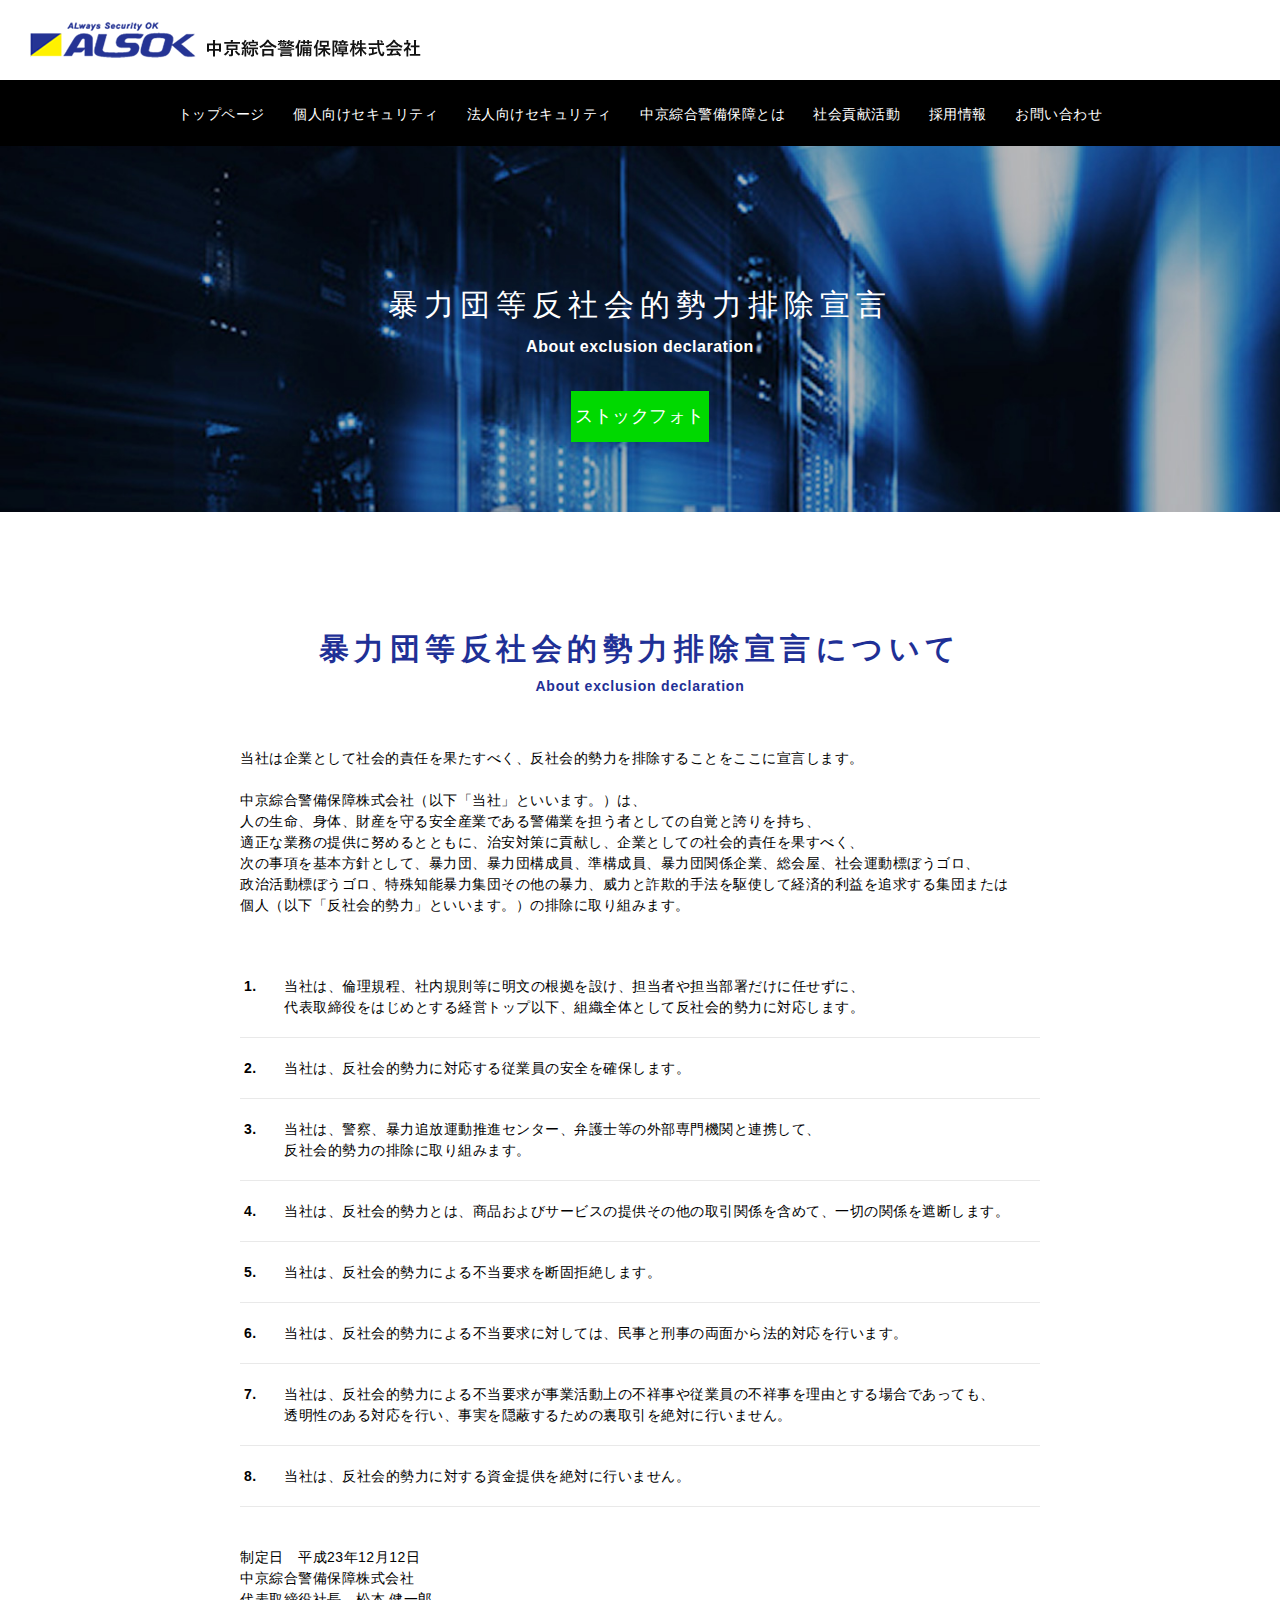
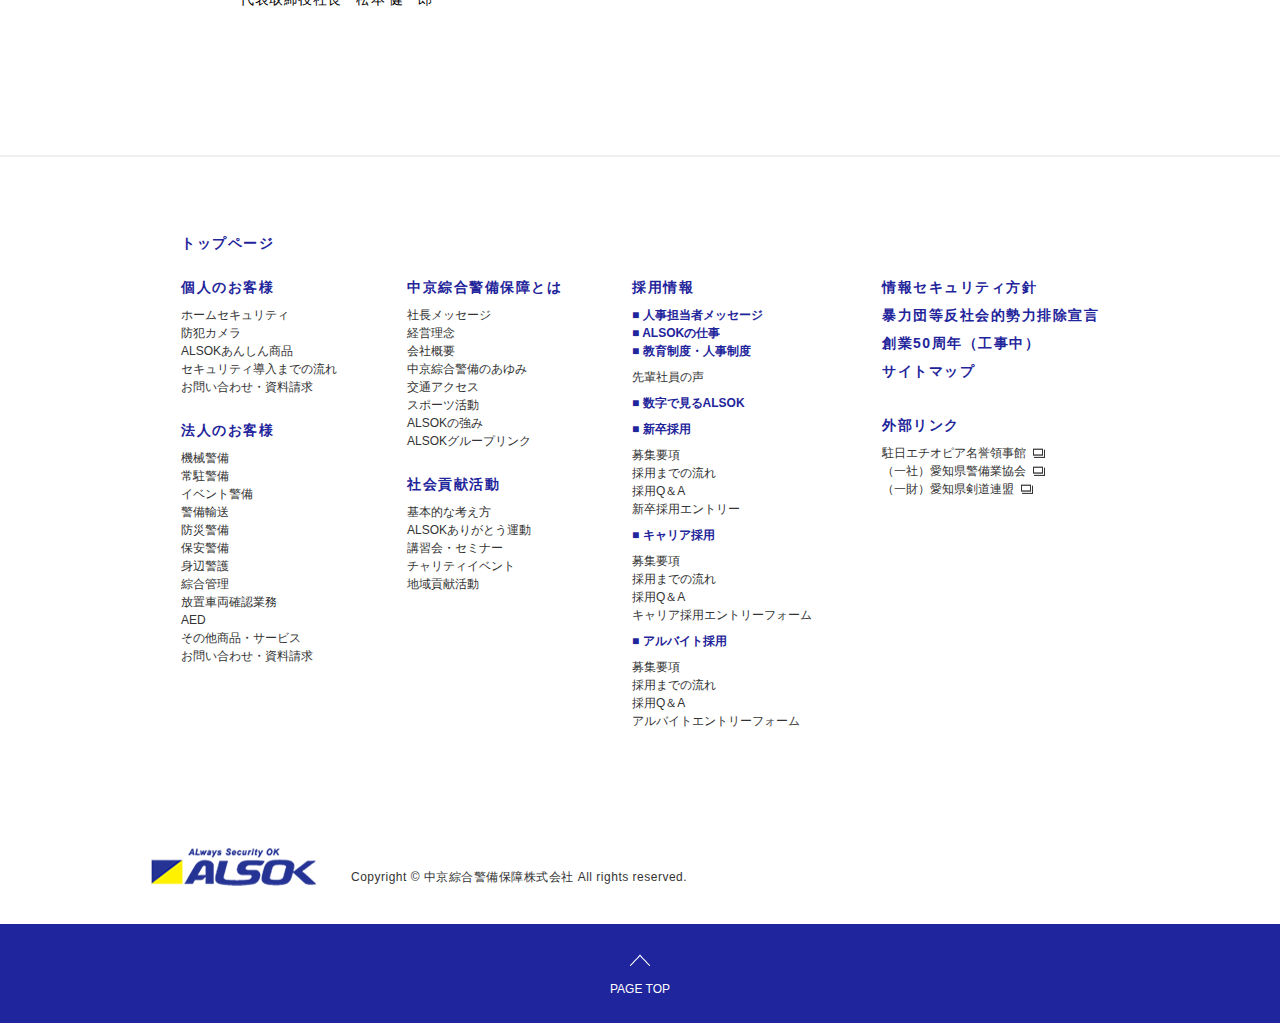
<file: markup/bouryokudan.html>
<!DOCTYPE html PUBLIC "-//W3C//DTD XHTML 1.0 Transitional//EN" "http://www.w3.org/TR/xhtml1/DTD/xhtml1-transitional.dtd">
<!--[if lt IE 7 ]> <html xmlns="http://www.w3.org/1999/xhtml" class="ie6"> <![endif]-->
<!--[if IE 7 ]> <html xmlns="http://www.w3.org/1999/xhtml" class="ie7"> <![endif]-->
<!--[if IE 8 ]> <html xmlns="http://www.w3.org/1999/xhtml" class="ie8"> <![endif]-->
<!--[if IE 9 ]> <html xmlns="http://www.w3.org/1999/xhtml" class="ie9"> <![endif]-->
<!--[if (gt IE 9)|!(IE)]><!--> <html xmlns="http://www.w3.org/1999/xhtml" lang="ja"> <!--<![endif]-->
<head>
<meta http-equiv="Content-Type" content="text/html; charset=UTF-8" />
<meta name="keywords" content="中京,綜合,警備,保障,中京綜合警備保障,ALSOK,アルソック,機械警備,警備輸送業務,常駐警備業務,防災警備業務,綜合管理,ホームセキュリティ,防犯,セキュリティ" />
<meta name="description" content="中部地区安全管理システムを商品の中核とした警備会社、中京綜合警備保障 ALSOKホームページ。採用情報あり" />
<meta http-equiv="Content-Style-Type" content="text/css" />
<meta http-equiv="X-UA-Compatible" content="IE=edge"/>
<!--OGPタグ-->
<meta property="og:title" content="★"/>
<meta property="og:type" content="website"/>
<!-- <meta property="og:url" content="★"/> -->
<meta property="og:image" content="★"/>
<meta property="og:site_name" content="★"/>
<meta property="fb:admins" content="100002247945655"/>
<meta property="og:description" content="★"/>
<meta name="viewport" content="width=device-width,user-scalable=no,initial-scale=1,maximum-scale=1, minimum-scale=1" />
<title>ALSOK 中京綜合警備保障｜安全な街を、未来の子供たちへ。</title>
<!--OGPタグ-->
<link rel="stylesheet" type="text/css" href="common/css/swiper.min.css" media="all" />
<link rel="stylesheet" type="text/css" href="common/css/common.css" media="all" />
<link rel="stylesheet" type="text/css" href="common/css/ic.css" media="all" />
<link rel="stylesheet" type="text/css" href="common/css/each.css" media="all" />
<link rel="stylesheet" type="text/css" href="common/css/each_pc.css" media="all" />
<link rel="stylesheet" type="text/css" href="common/css/each_sp.css" media="all" />
<link rel="shortcut icon" href="" />
<script type="text/javascript" src="common/js/jquery.min.js" charset="utf-8"></script>
<script type="text/javascript" src="common/js/ic.js"></script>
<script type="text/javascript" src="common/js/custom.js"></script>
<script type="text/javascript" src="common/js/swiper.min.js"></script>
<script type="text/javascript" src="common/js/each.js"></script>
</head>

<body id="bouryokudan">
<!--アナリティクスここから-->
<!--アナリティクス-->

	<!--wrapperここから-->
	<div id="wrapper">
		<!--ヘッダここから-->
		<div id="header">
			<div class="top_bar">
				<h1 class="logo"><a href="#">Always Security OK | 中京綜合警備保障株式会社</a></h1>
				<a href="" class="mobile_opener sp"><span>Open Menu</span></a>
			</div>
			<!-- pc navigation begin -->
			<div class="nav pc dark">
				<ul id="dropmenu">
					<li><a href="#">トップページ</a></li>					<li><a href="#">個人向けセキュリティ</a></li>					<li><a href="#">法人向けセキュリティ</a></li>					<li><a href="#">中京綜合警備保障とは</a></li>					<li><a href="#">社会貢献活動</a></li>					<li><a href="#">採用情報</a></li>					<li>
						<a href="#">お問い合わせ</a>
						<ul>
							<li><a href="#">個人のお客様</a></li>							<li><a href="#">法人のお客様</a></li>							<li><a href="#">その他お問い合わせ</a></li>
						</ul>
					</li>
				</ul>
			</div>
			<!-- pc navigation end -->
			<!-- sp navigation begin -->
			<div class="nav sp">
				<div class="menu">
					<div class="hold">
						<h4><a href="#">トップページ</a></h4>
						<div class="slide_block">
							<a href="" class="slide_link">個人のお客様</a>
							<div class="slide_box">
								<ul>									<li><a href="#">ホームセキュリティ</a></li>									<li><a href="#">防犯カメラ</a></li>									<li><a href="#">防犯用品・災害対策用品</a></li>									<li><a href="#">セキュリティ導入までの流れ</a></li>									<li><a href="#">お問い合わせ・資料請求</a></li>								</ul>
							</div>
						</div>
						<div class="slide_block">
							<a href="" class="slide_link">法人のお客様</a>
							<div class="slide_box">
								<ul>
									<li><a href="#">機械警備</a></li>
									<li><a href="#">常駐警備</a></li>
									<li><a href="#">イベント警備</a></li>
									<li><a href="#">警備輸送</a></li>
									<li><a href="#">防災警備</a></li>
									<li><a href="#">保安警備</a></li>
									<li><a href="#">身辺警護</a></li>
									<li><a href="#">綜合管理</a></li>
									<li><a href="#">放置車両確認業務</a></li>
									<li><a href="#">AED</a></li>
									<li><a href="#">その他商品・サービス</a></li>
									<li><a href="#">お問い合わせ・資料請求</a></li>
								</ul>
							</div>
						</div>
						<div class="slide_block">
							<a href="" class="slide_link">中京綜合警備保障とは</a>
							<div class="slide_box">
								<ul>
									<li><a href="#">社長メッセージ</a></li>
									<li><a href="#">経営理念</a></li>
									<li><a href="#">会社概要</a></li>
									<li><a href="#">交通アクセス</a></li>
									<li><a href="#">中京綜合警備保障のあゆみ</a></li>
									<li><a href="#">スポーツ活動のご紹介</a></li>									<li><a href="#">ALSOK中京綜合警備保障の強み</a></li>
									<li><a href="#">ALSOK中京綜合警備保障<br />グループリンク</a></li>
								</ul>
							</div>
						</div>
						<div class="slide_block">
							<a href="" class="slide_link">社会貢献活動</a>
							<div class="slide_box">
								<ul>
									<li><a href="#">基本的な考え方</a></li>
									<li><a href="#">主な社会貢献活動</a></li>
								</ul>
							</div>
						</div>
						<div class="slide_block">
							<a href="" class="slide_link">採用情報</a>
							<div class="slide_box">
								<ul>
									<li><a href="#">人事担当者メッセージ</a></li>
									<li><a href="#">ALSOKの仕事</a></li>
									<li><a href="#">教育制度・人事制度</a></li>
									<li><a href="#">先輩社員の声</a></li>
									<li><a href="#">数字で見るALSOK</a></li>
									<li><a href="#">新卒採用</a></li>
									<li><a href="#">キャリア採用</a></li>
									<li><a href="#">アルバイト採用</a></li>
								</ul>
							</div>
						</div>
						<h4><a href="#">創業50周年（工事中）</a></h4>
						<h4><a href="#">暴力団等反社会的勢力排除宣言</a></h4>
						<div class="slide_block">
							<a href="" class="slide_link">外部リンク</a>
							<div class="slide_box">
								<ul>
									<li><a class="icon" href="#">駐日エチオピア名誉領事館</a></li>
									<li><a class="icon" href="#">（一社）愛知県警備業協会</a></li>
									<li><a class="icon" href="#">（一財）愛知県剣道連盟</a></li>
								</ul>
							</div>
						</div>
					</div>
				</div>
			</div>
			<!-- sp navigation end -->
		</div>
		<div class="bg sp"></div>
		<!--ヘッダ-->
		<!--コンテンツここから-->
		<div id="contents" class="clearfix">
			<!--メインエリアここから-->
			<div id="main">
				<!-- title banner begin -->
				<div class="title_banner">
					<img class="pc" src="img/bouryokudan/title_banner_pc_img.jpg" alt="image description" />
					<img class="sp" src="img/bouryokudan/title_banner_sp_img.jpg" alt="image description" />
					<div class="text">
						<h2>暴力団等反社会的勢力排除宣言</h2>
						<p>About exclusion declaration</p>
						<a href="#" class="button green">ストックフォト</a>
					</div>
				</div>
				<!-- title banner end -->
				<!-- declaration text begin -->
				<div class="declaration_text">
					<h2><span>暴力団等反社会的勢力</span>排除宣言について</h2>
					<h3>About exclusion declaration</h3>
					<p>当社は企業として社会的責任を果たすべく、反社会的勢力を排除することをここに宣言します。</p>
					<p>中京綜合警備保障株式会社（以下「当社」といいます。）は、 <br />
						人の生命、身体、財産を守る安全産業である警備業を担う者としての自覚と誇りを持ち、<br />
						適正な業務の提供に努めるとともに、治安対策に貢献し、企業としての社会的責任を果すべく、<br />
						次の事項を基本方針として、暴力団、暴力団構成員、準構成員、暴力団関係企業、総会屋、社会運動標ぼうゴロ、<br />
						政治活動標ぼうゴロ、特殊知能暴力集団その他の暴力、威力と詐欺的手法を駆使して経済的利益を追求する集団または<br />
						個人（以下「反社会的勢力」といいます。）の排除に取り組みます。
					</p>
					<ul class="num_list">
						<li>
							<strong class="num">1.</strong>
							<p>当社は、倫理規程、社内規則等に明文の根拠を設け、担当者や担当部署だけに任せずに、<br />代表取締役をはじめとする経営トップ以下、組織全体として反社会的勢力に対応します。</p>
						</li>
						<li>
							<strong class="num">2.</strong>
							<p>当社は、反社会的勢力に対応する従業員の安全を確保します。</p>
						</li>
						<li>
							<strong class="num">3.</strong>
							<p>当社は、警察、暴力追放運動推進センター、弁護士等の外部専門機関と連携して、<br />反社会的勢力の排除に取り組みます。</p>
						</li>
						<li>
							<strong class="num">4.</strong>
							<p>当社は、反社会的勢力とは、商品およびサービスの提供その他の取引関係を含めて、一切の関係を遮断します。</p>
						</li>
						<li>
							<strong class="num">5.</strong>
							<p>当社は、反社会的勢力による不当要求を断固拒絶します。</p>
						</li>
						<li>
							<strong class="num">6.</strong>
							<p>当社は、反社会的勢力による不当要求に対しては、民事と刑事の両面から法的対応を行います。</p>
						</li>
						<li>
							<strong class="num">7.</strong>
							<p>当社は、反社会的勢力による不当要求が事業活動上の不祥事や従業員の不祥事を理由とする場合であっても、<br />透明性のある対応を行い、事実を隠蔽するための裏取引を絶対に行いません。</p>
						</li>
						<li>
							<strong class="num">8.</strong>
							<p>当社は、反社会的勢力に対する資金提供を絶対に行いません。</p>
						</li>
					</ul>
					<p>制定日　平成23年12月12日<br />
						中京綜合警備保障株式会社<br />
						代表取締役社長　松本 健一郎
					</p>
				</div>
				<!-- declaration text end -->
			</div>
			<!--メインエリア-->
		</div>
		<!--コンテンツ-->
		<!-- フッターここから-->
		<div id="footer" class="inner_footer">
			<!-- footer links begin -->
			<div class="footer_links">
				<h3 class="pc"><a href="#">トップページ</a></h3>
				<div class="links desktop">
					<div class="col">
						<h4><a href="#">個人のお客様</a></h4>
						<ul>							<li><a href="#">ホームセキュリティ</a></li>							<li><a href="#">防犯カメラ</a></li>							<li><a href="#">ALSOKあんしん商品</a></li>							<li><a href="#">セキュリティ導入までの流れ</a></li>							<li><a href="#">お問い合わせ・資料請求</a></li>						</ul>
						<h4><a href="#">法人のお客様</a></h4>
						<ul>
							<li><a href="#">機械警備</a></li>
							<li><a href="#">常駐警備</a></li>
							<li><a href="#">イベント警備</a></li>
							<li><a href="#">警備輸送</a></li>
							<li><a href="#">防災警備</a></li>
							<li><a href="#">保安警備</a></li>
							<li><a href="#">身辺警護</a></li>
							<li><a href="#">綜合管理</a></li>
							<li><a href="#">放置車両確認業務</a></li>
							<li><a href="#">AED</a></li>
							<li><a href="#">その他商品・サービス</a></li>
							<li><a href="#">お問い合わせ・資料請求</a></li>
						</ul>
					</div>
					<div class="col">
						<h4><a href="#">中京綜合警備保障とは</a></h4>
						<ul>
							<li><a href="#">社長メッセージ</a></li>
							<li><a href="#">経営理念</a></li>
							<li><a href="#">会社概要</a></li>
							<li><a href="#">中京綜合警備のあゆみ</a></li>
							<li><a href="#">交通アクセス</a></li>
							<li><a href="#">スポーツ活動</a></li>
							<li><a href="#">ALSOKの強み</a></li>
							<li><a href="#">ALSOKグループリンク</a></li>
						</ul>
						<h4><a href="#">社会貢献活動</a></h4>
						<ul>
							<li><a href="#">基本的な考え方</a></li>
							<li><a href="#">ALSOKありがとう運動</a></li>
							<li><a href="#">講習会・セミナー</a></li>
							<li><a href="#">チャリティイベント</a></li>
							<li><a href="#">地域貢献活動</a></li>
						</ul>
					</div>
					<div class="col">
						<h4><a href="#">採用情報</a></h4>
						<ul class="blue">
							<li><a href="#">■ 人事担当者メッセージ</a></li>							<li><a href="#">■ ALSOKの仕事</a></li>							<li><a href="#">■ 教育制度・人事制度</a></li>
						</ul>
						<ul class="inner">							<li><a href="#">先輩社員の声</a></li>						</ul>
						<ul class="blue">
							<li><a href="#">■ 数字で見るALSOK</a></li>
						</ul>
						<ul class="blue">
							<li><a href="#">■ 新卒採用</a></li>
						</ul>
						<ul class="inner">
							<li><a href="#">募集要項</a></li>
							<li><a href="#">採用までの流れ</a></li>
							<li><a href="#">採用Q＆A</a></li>
							<li><a href="#">新卒採用エントリー</a></li>
						</ul>
						<ul class="blue">
							<li><a href="#">■ キャリア採用</a></li>
						</ul>
						<ul class="inner">
							<li><a href="#">募集要項</a></li>
							<li><a href="#">採用までの流れ</a></li>
							<li><a href="#">採用Q＆A</a></li>
							<li><a href="#">キャリア採用エントリーフォーム</a></li>
						</ul>
						<ul class="blue">
							<li><a href="#">■ アルバイト採用</a></li>
						</ul>
						<ul>
							<li><a href="#">募集要項</a></li>
							<li><a href="#">採用までの流れ</a></li>
							<li><a href="#">採用Q＆A</a></li>
							<li><a href="#">アルバイトエントリーフォーム</a></li>
						</ul>
					</div>
					<div class="col">
						<h4><a href="#">情報セキュリティ方針</a></h4>
						<h4><a href="#">暴力団等反社会的勢力排除宣言</a></h4>
						<h4><a href="#">創業50周年（工事中）</a></h4>
						<h4 class="bot_space"><a href="#">サイトマップ</a></h4>
						<h4><a href="#">外部リンク</a></h4>
						<ul>
							<li><a class="icon" href="#">駐日エチオピア名誉領事館</a></li>
							<li><a class="icon" href="#">（一社）愛知県警備業協会</a></li>
							<li><a class="icon" href="#">（一財）愛知県剣道連盟</a></li>
						</ul>
					</div>
				</div>
				<ul class="links sp">
					<li><a href="#">トップページ</a></li>					<li><a href="#">中京綜合警備保障とは</a></li>					<li><a href="#">社会貢献活動</a></li>					<li><a href="#">個人のお客様</a></li>					<li><a href="#">採用情報</a></li>					<li><a href="#">情報セキュリティ方針</a></li>					<li><a href="#">サイトマップ</a></li>					<li><a href="#">暴力団等反社会的勢力排除宣言</a></li>					<li><a href="#">創業50周年（工事中）</a></li>
				</ul>
			</div>
			<!-- footer links end -->
			<a href="#contents" class="link_to_top">
				<span><span>PAGE TOP</span></span>
			</a>
			<div class="footer_bar">
				<div class="holder">
					<ul class="links">
						<li><a href="#">情報セキュリティ方針</a><span class="sep">/</span></li>						<li><a href="#">サイトマップ</a></li>
					</ul>
					<p class="copyright">Copyright &copy; 中京綜合警備保障株式会社 All rights reserved.</p>
				</div>				<strong class="footer_logo"><a href="#">Always Security OK</a></strong>
			</div>
		</div>
		<!-- フッター-->
	</div>
	<!--wrapper-->
</body>
</html>
</file>
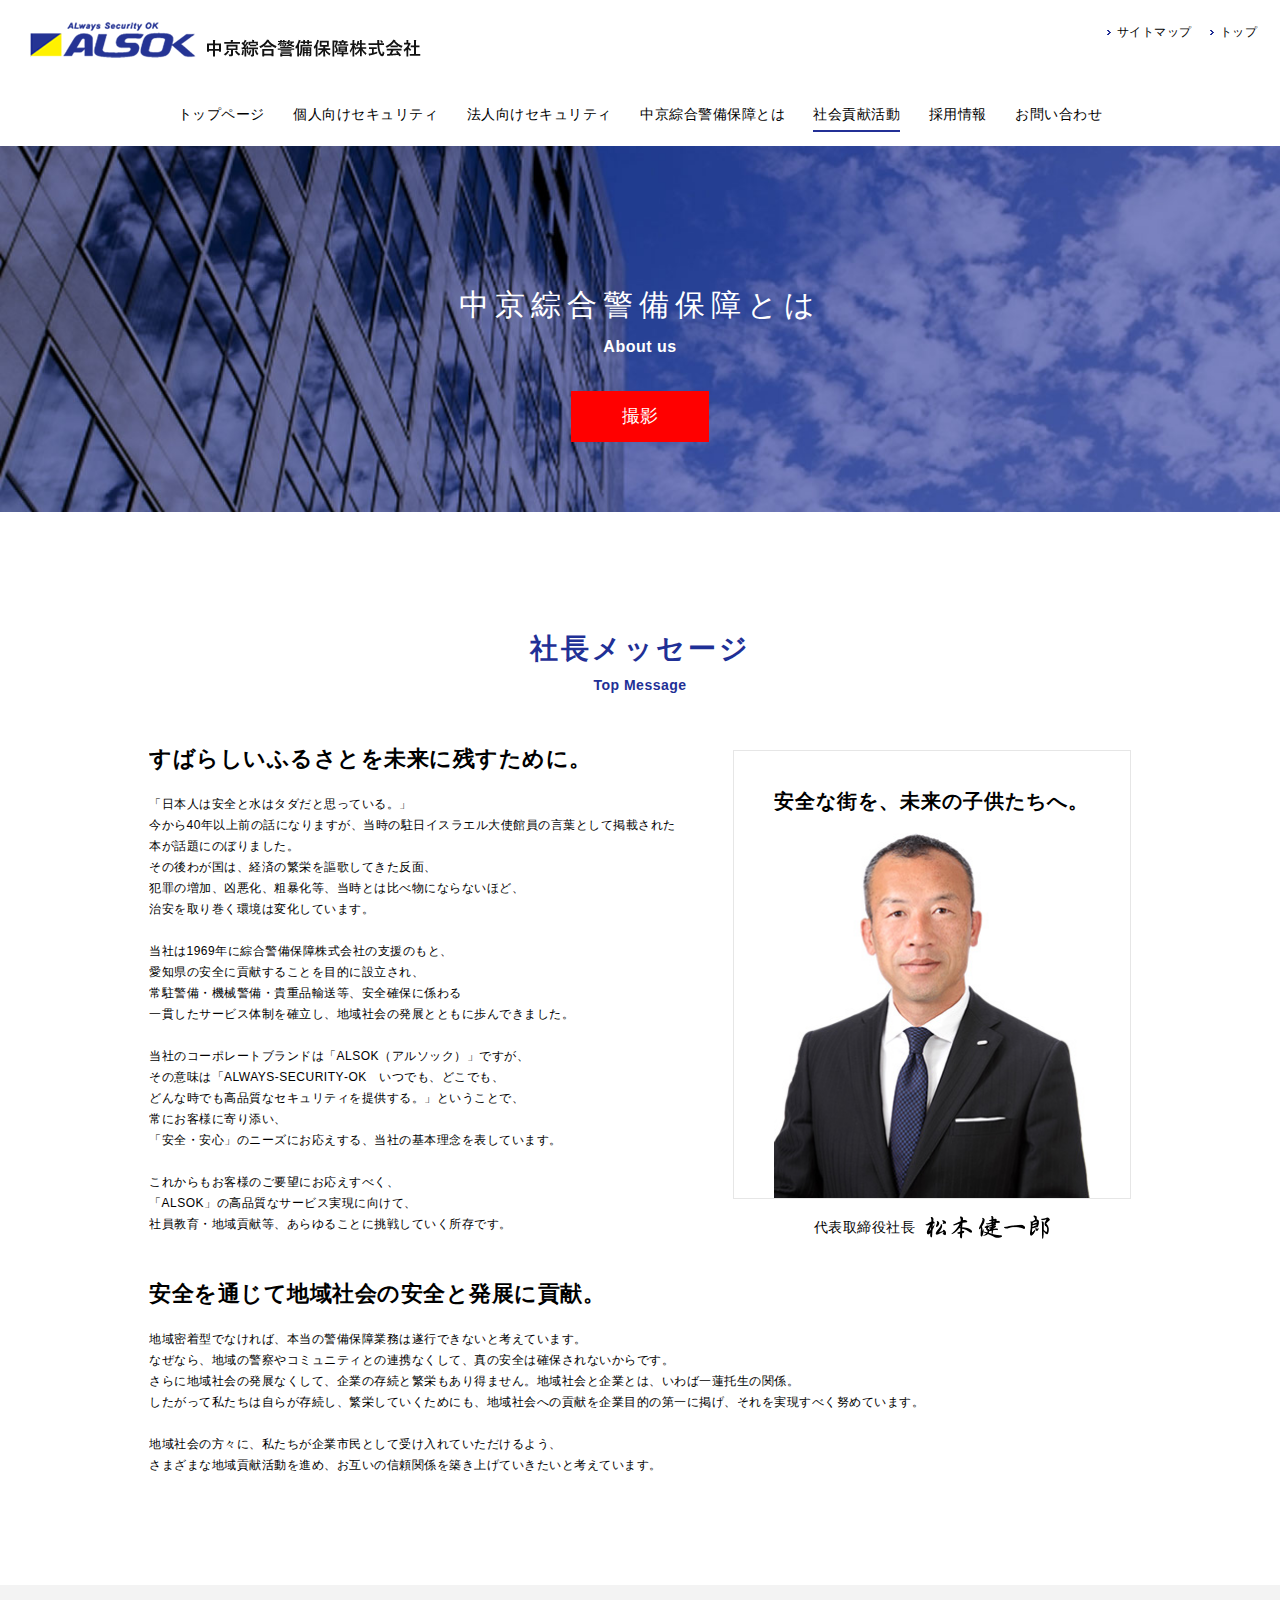
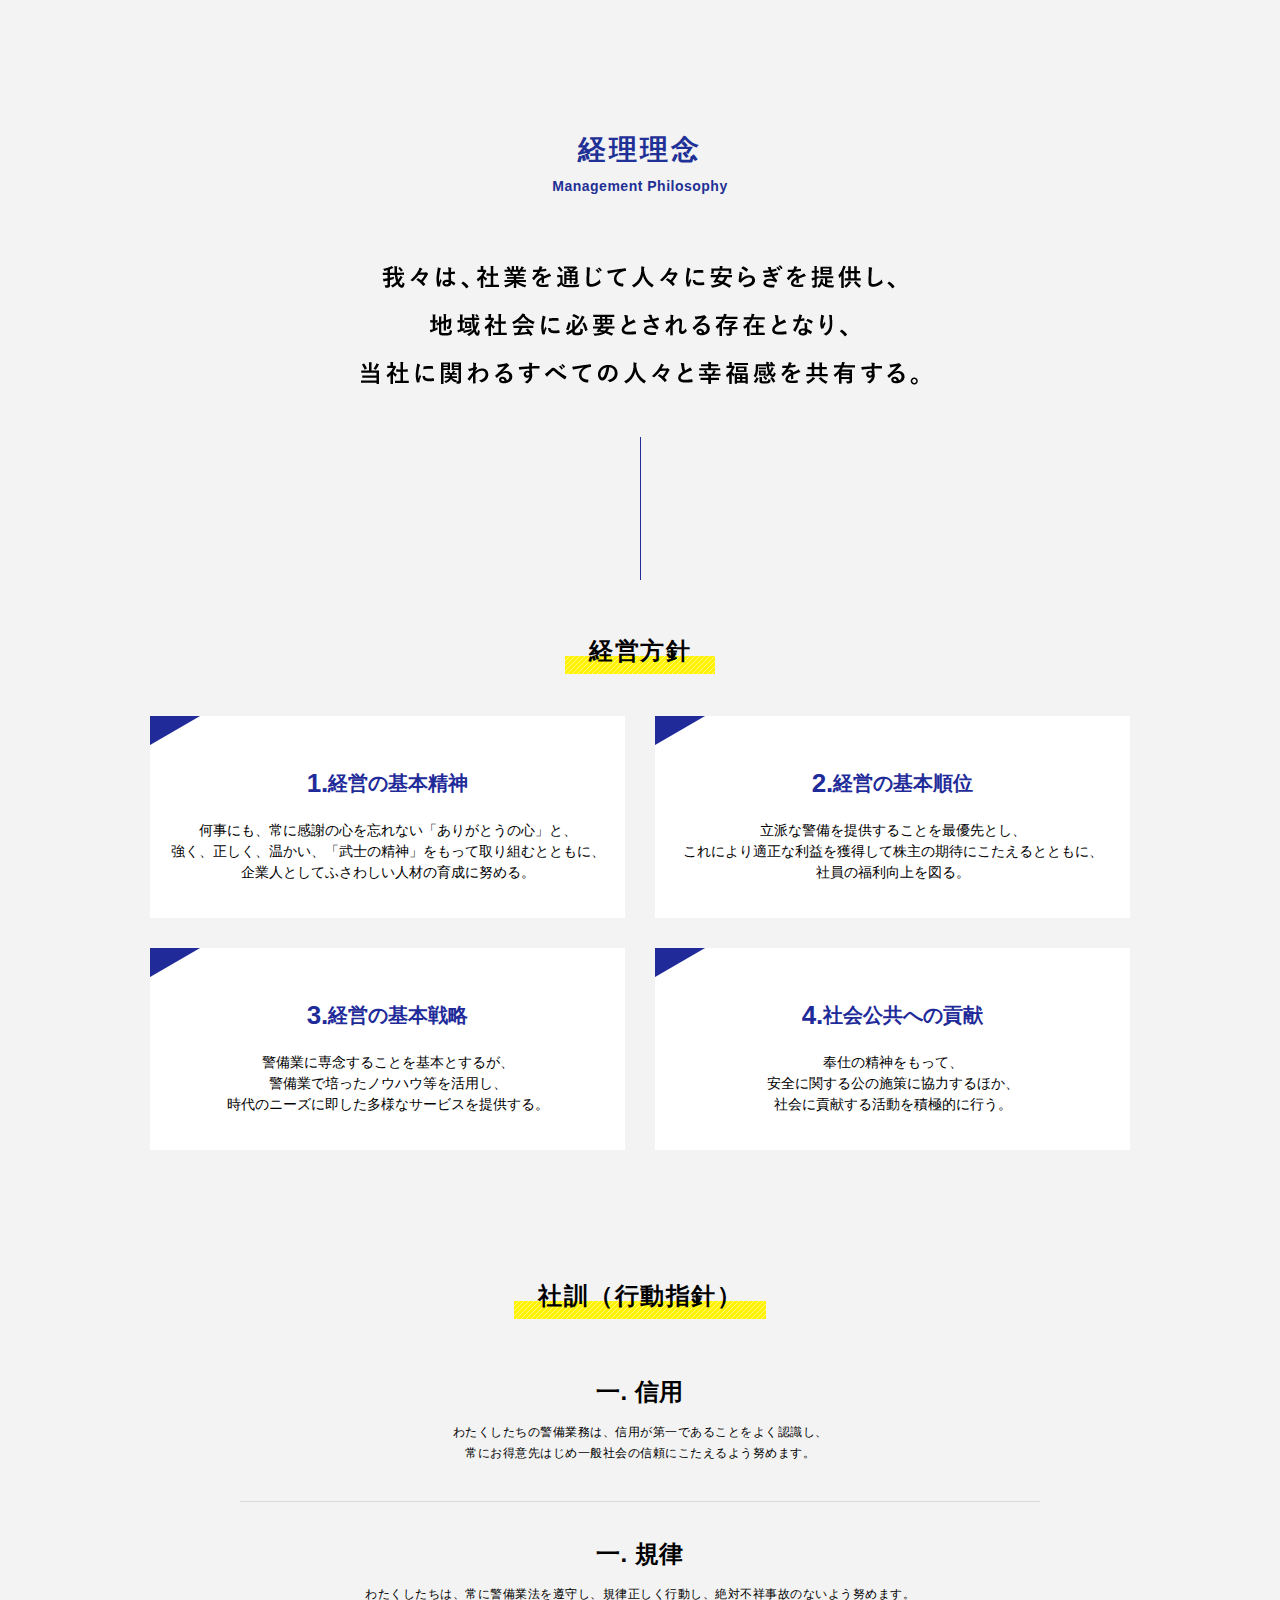
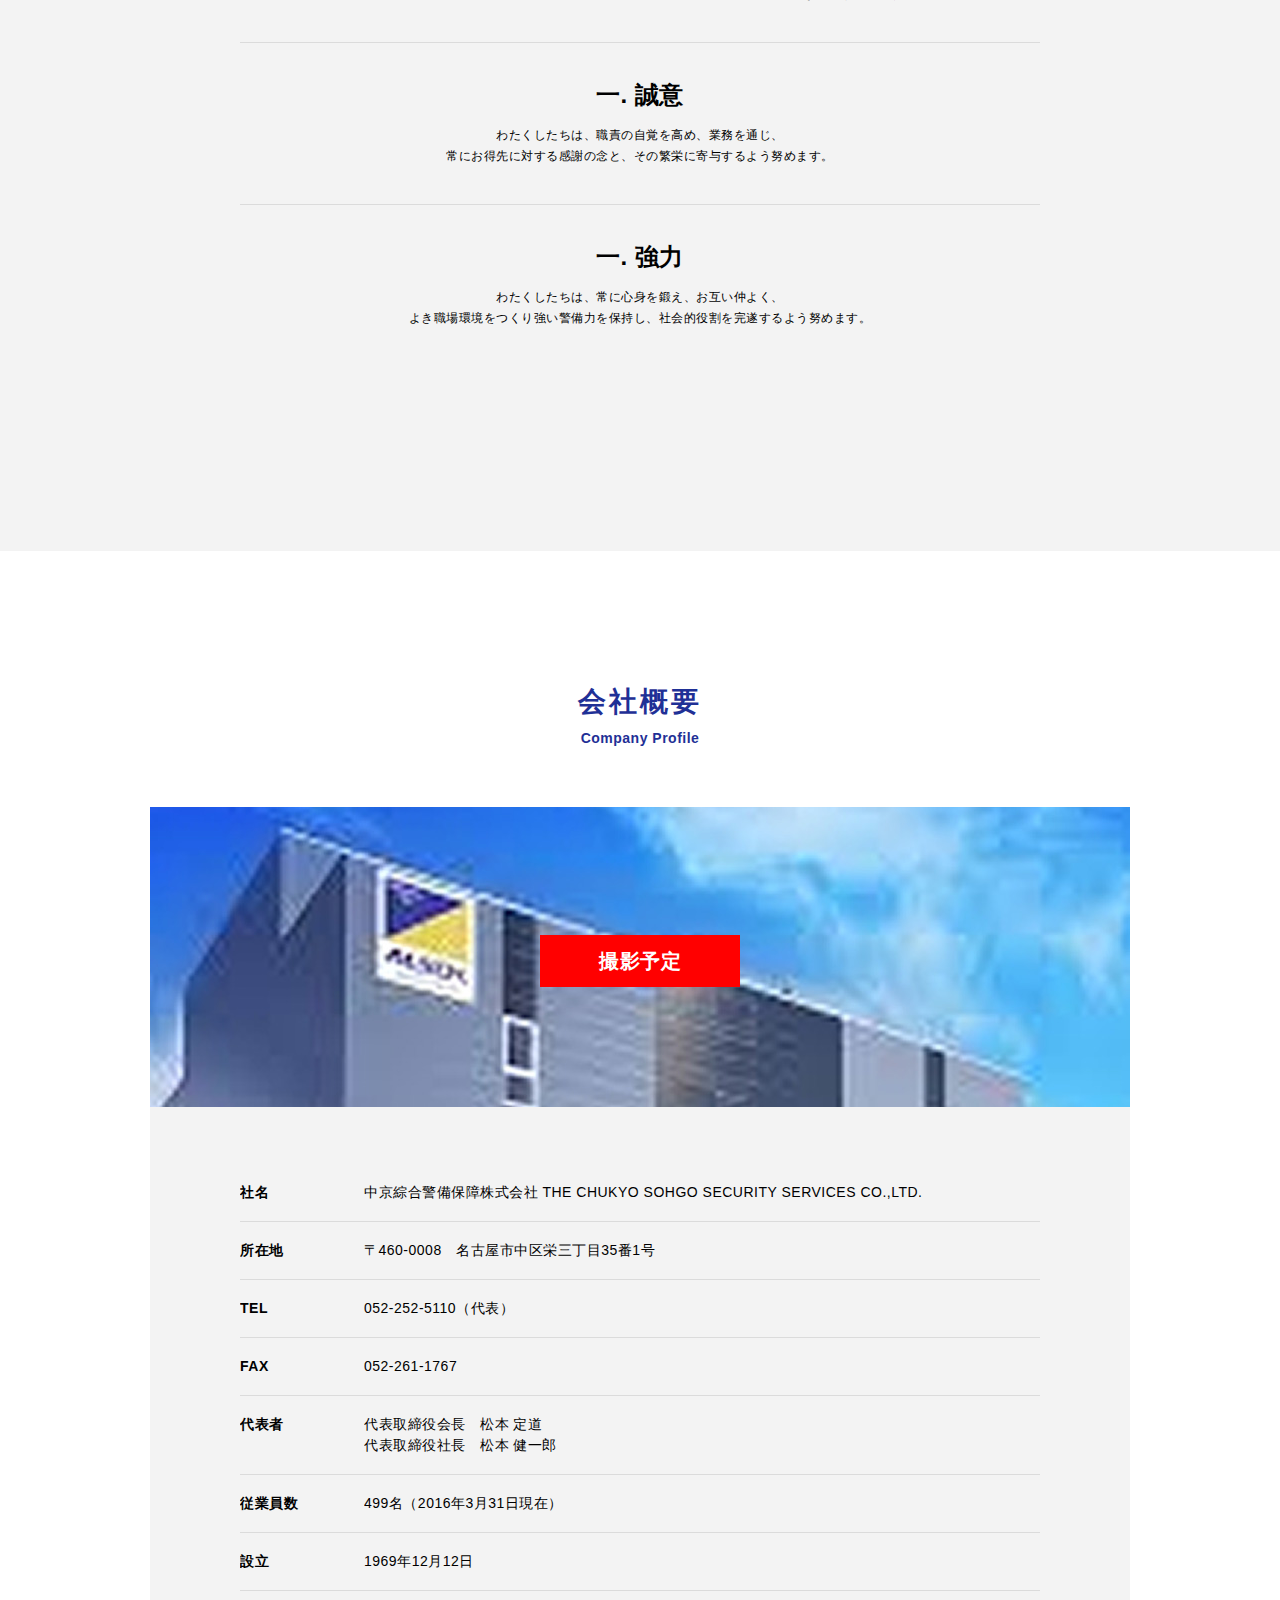
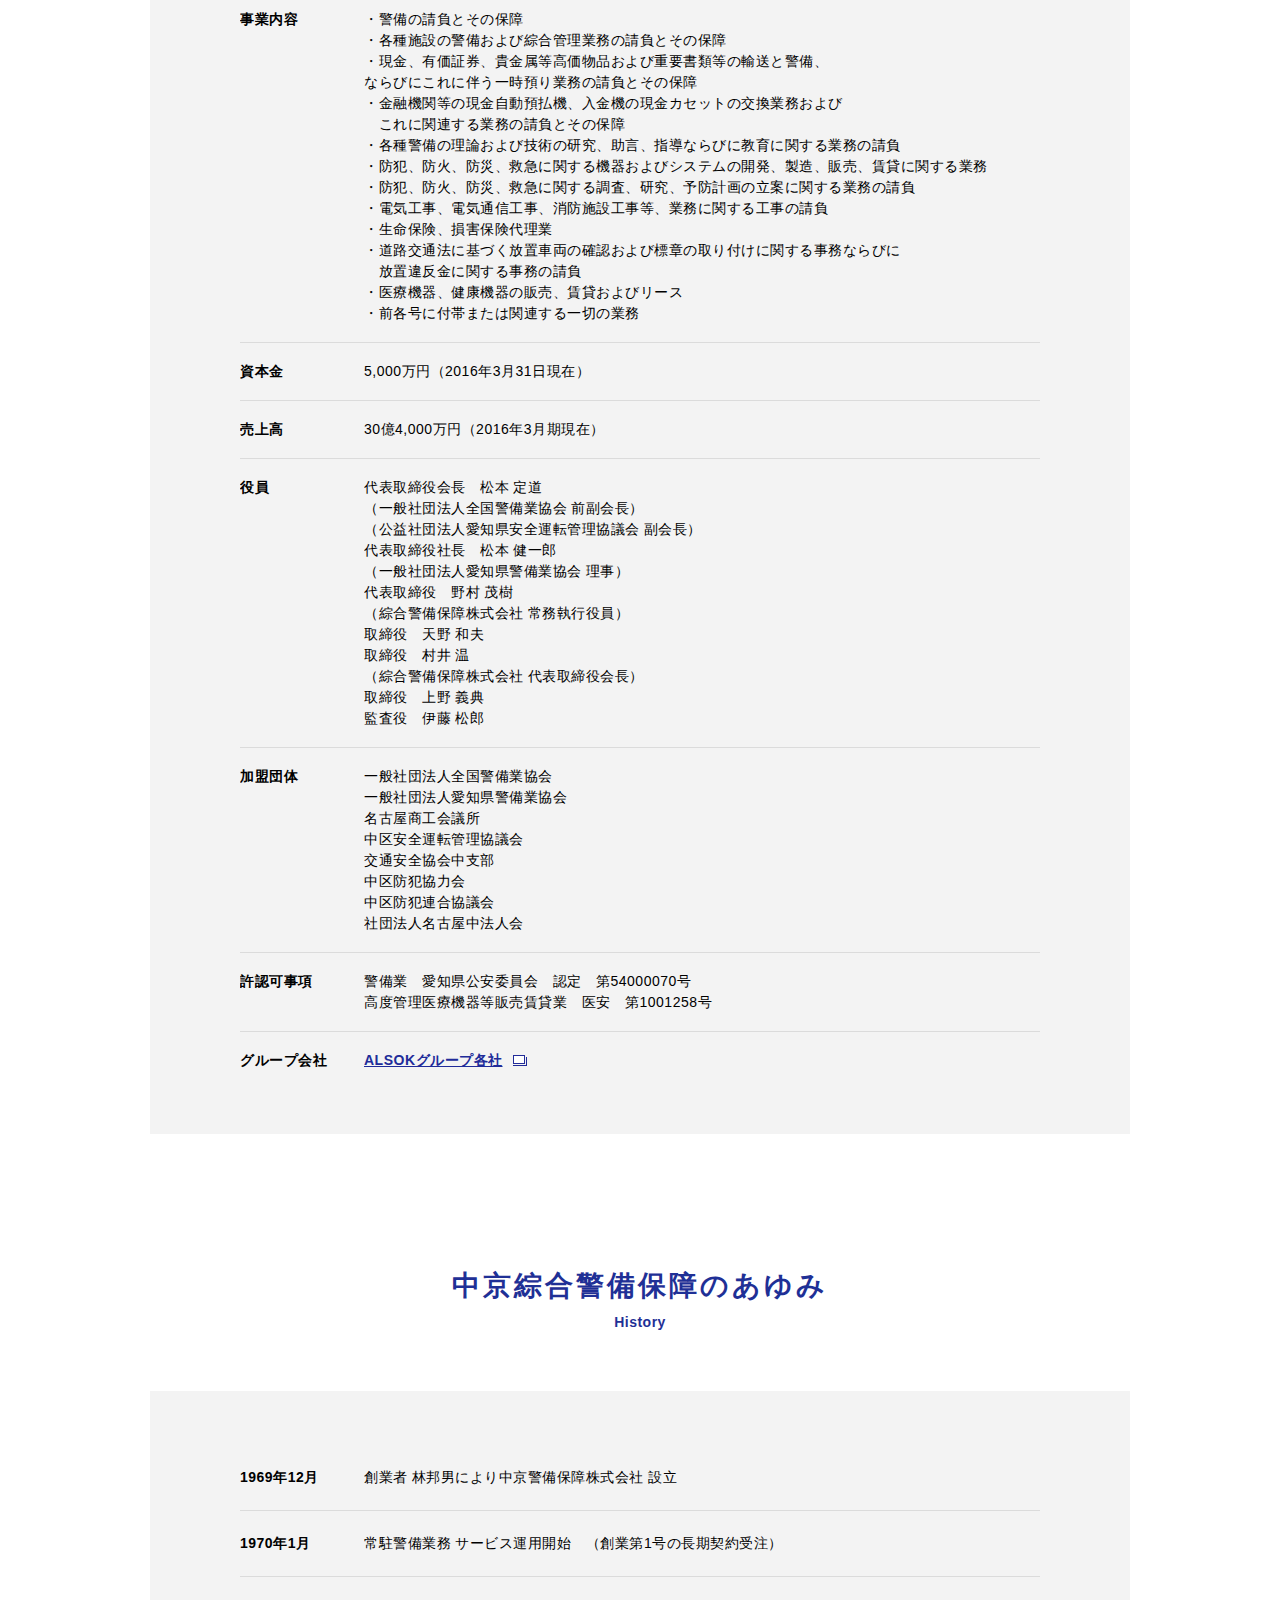
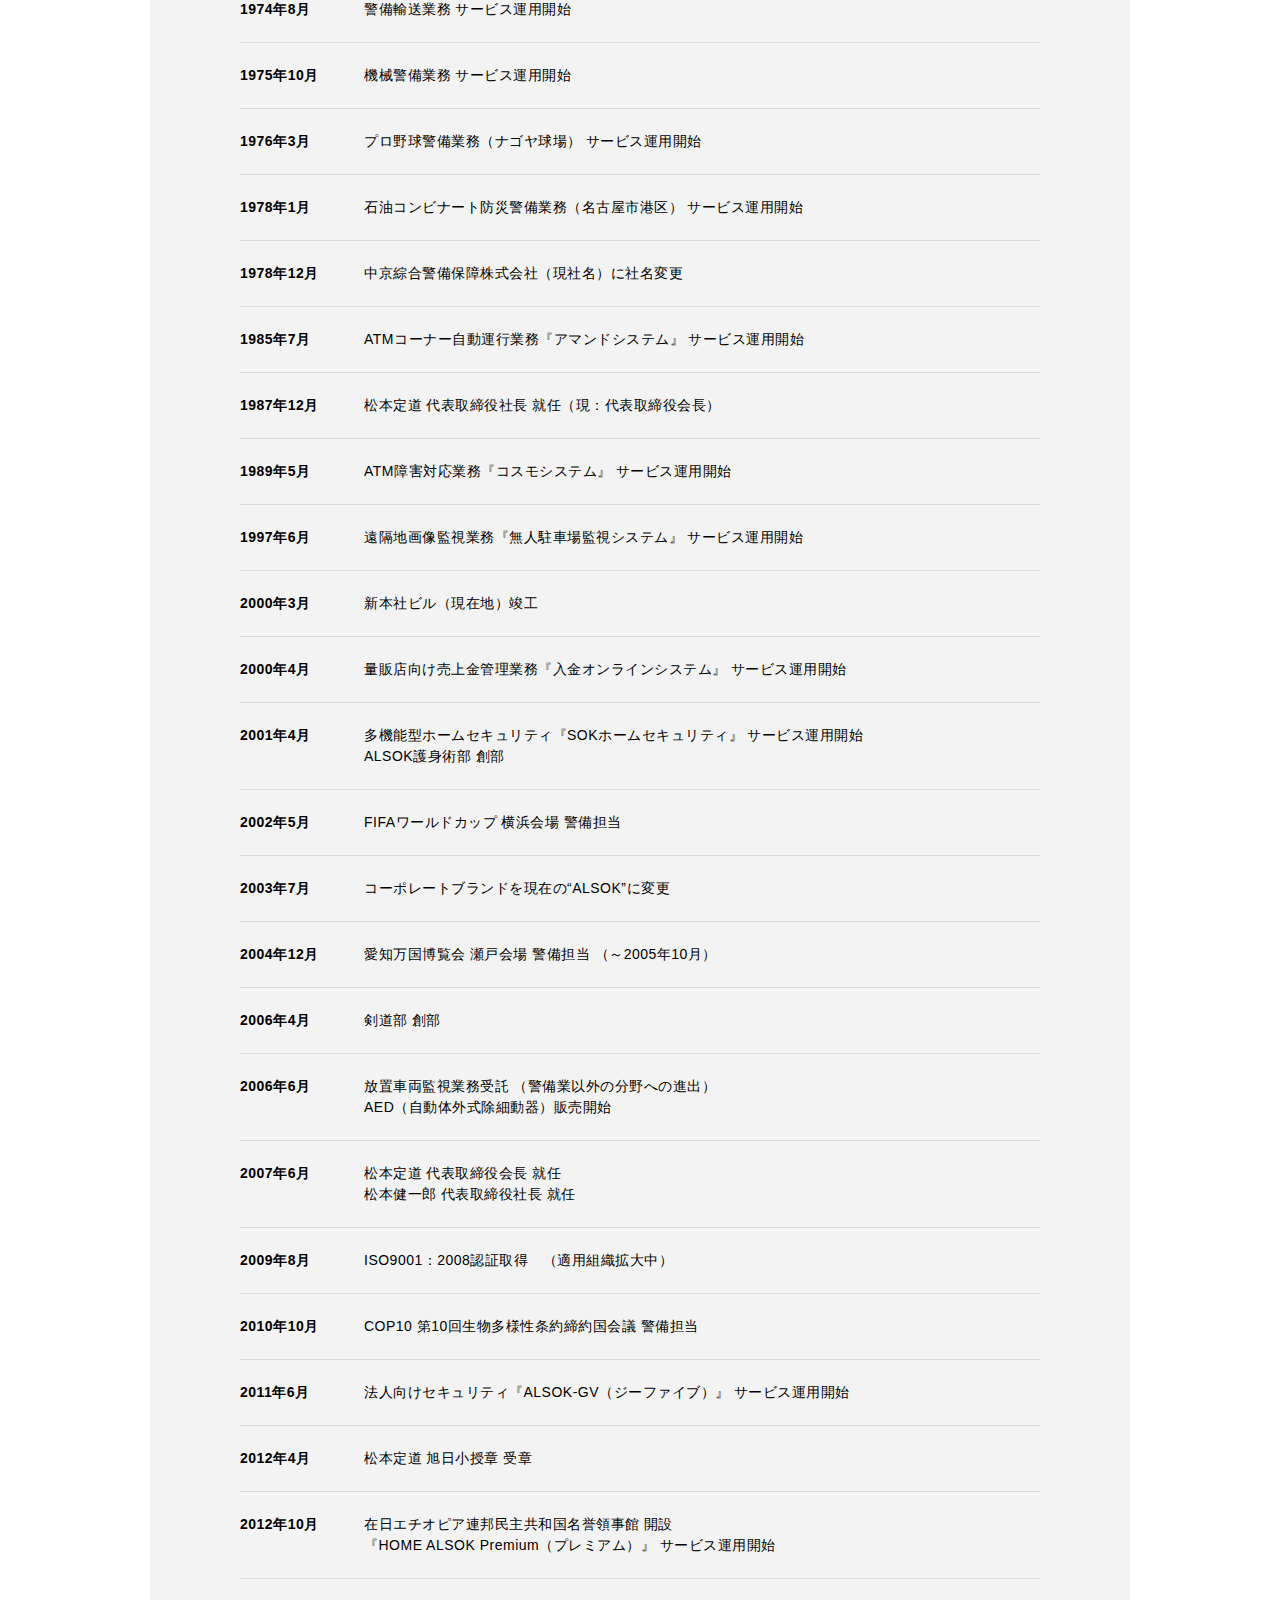
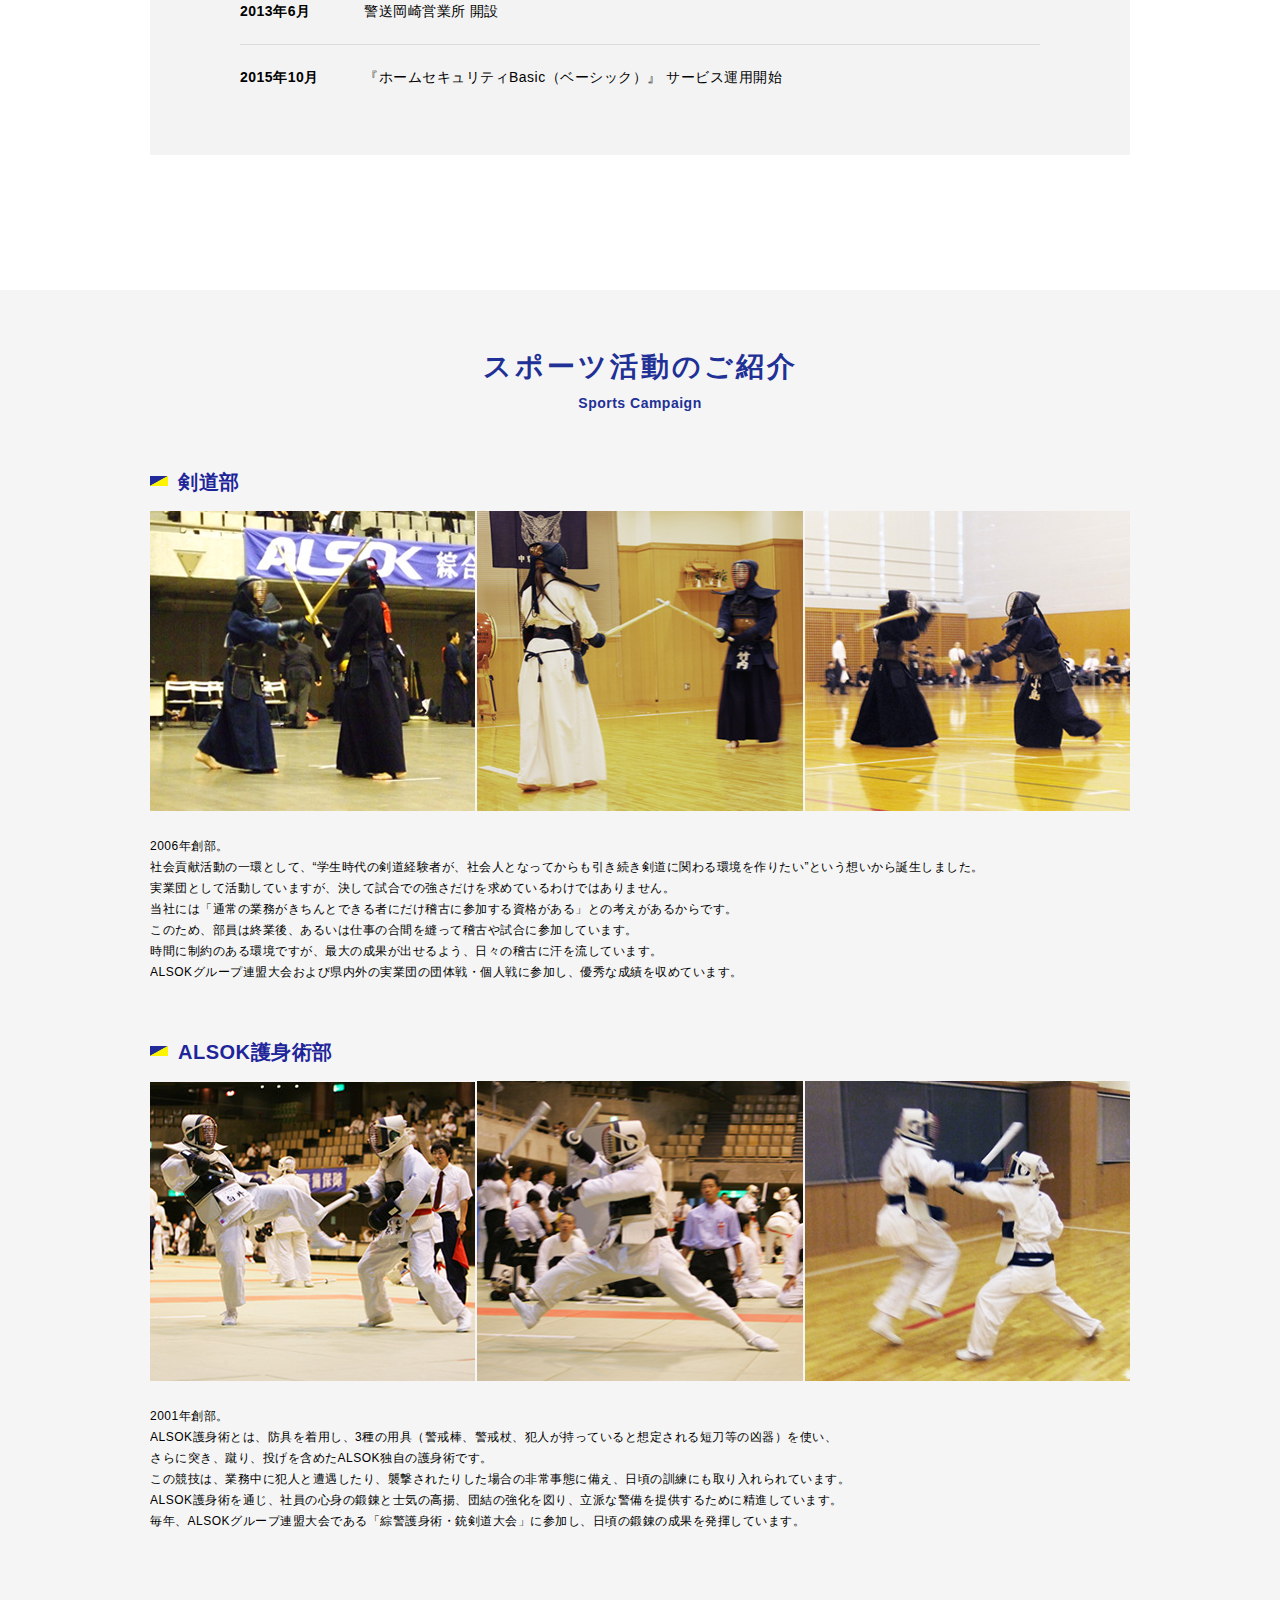
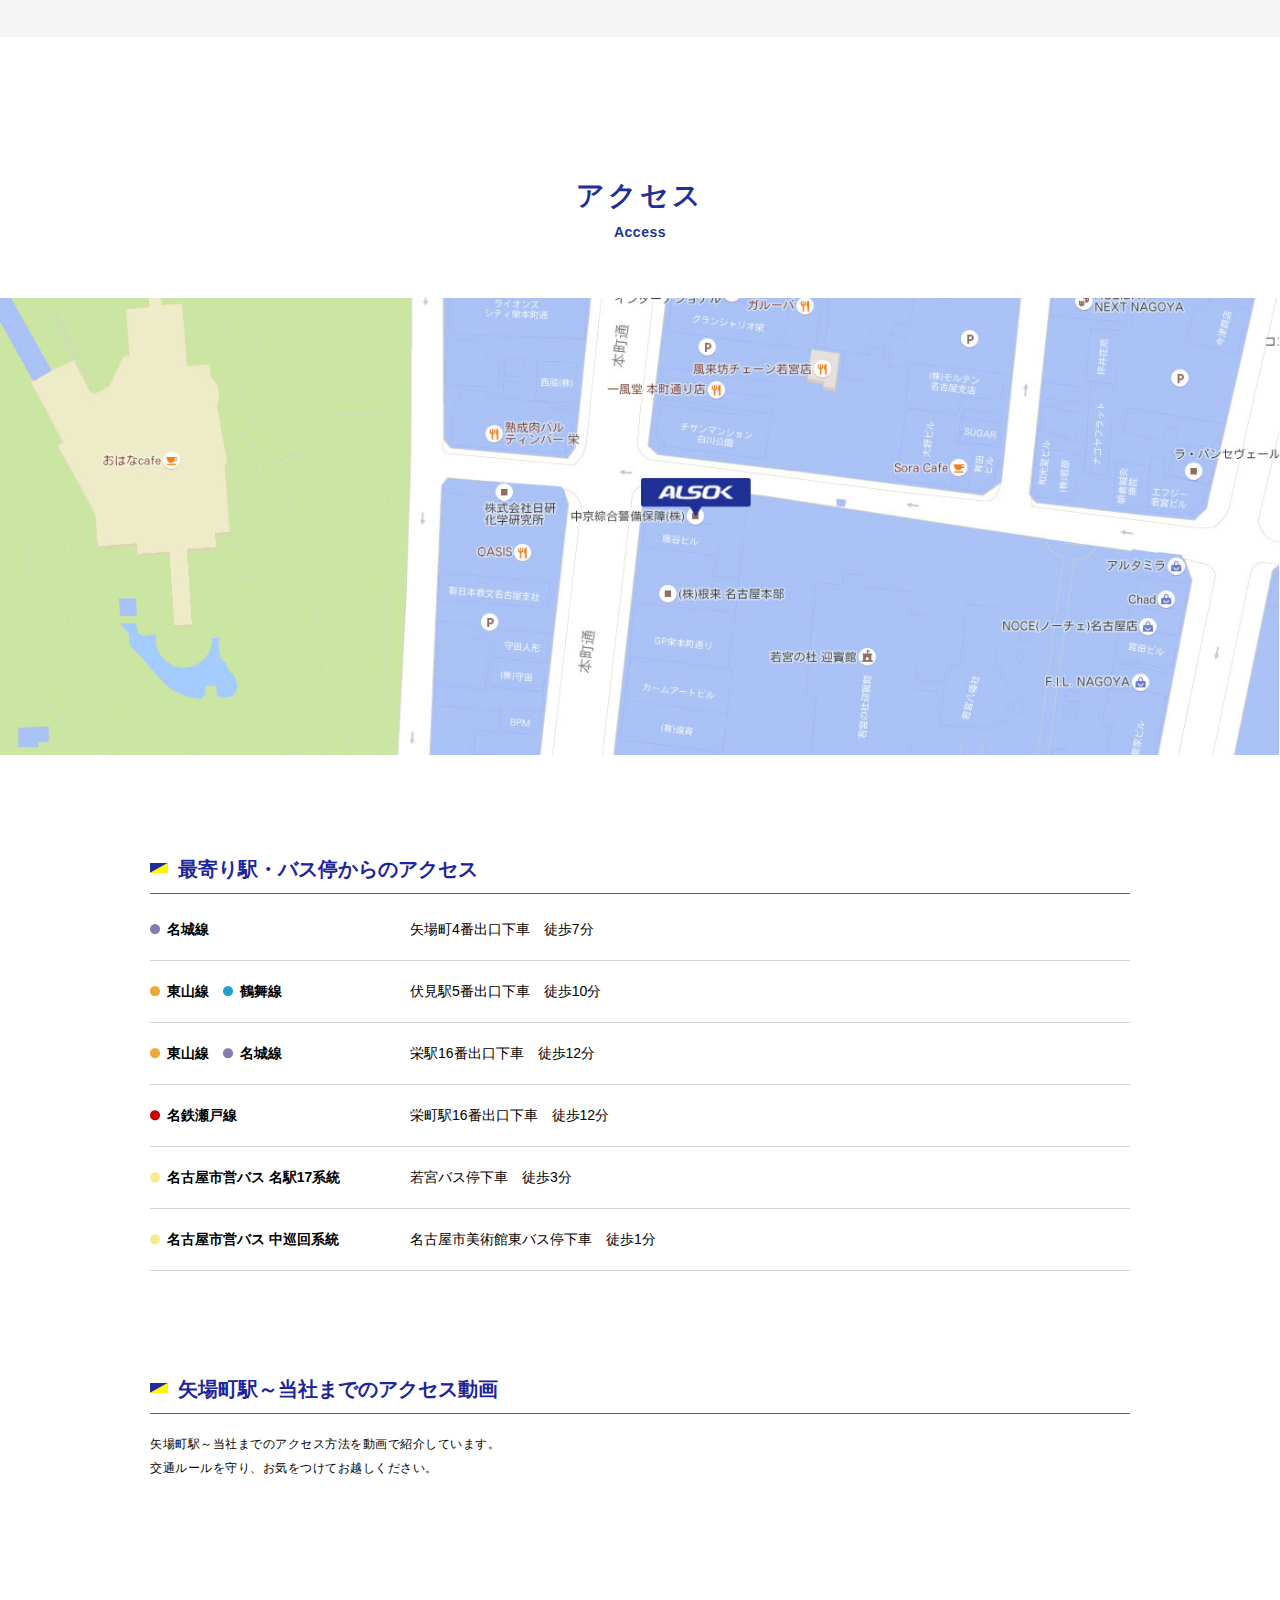
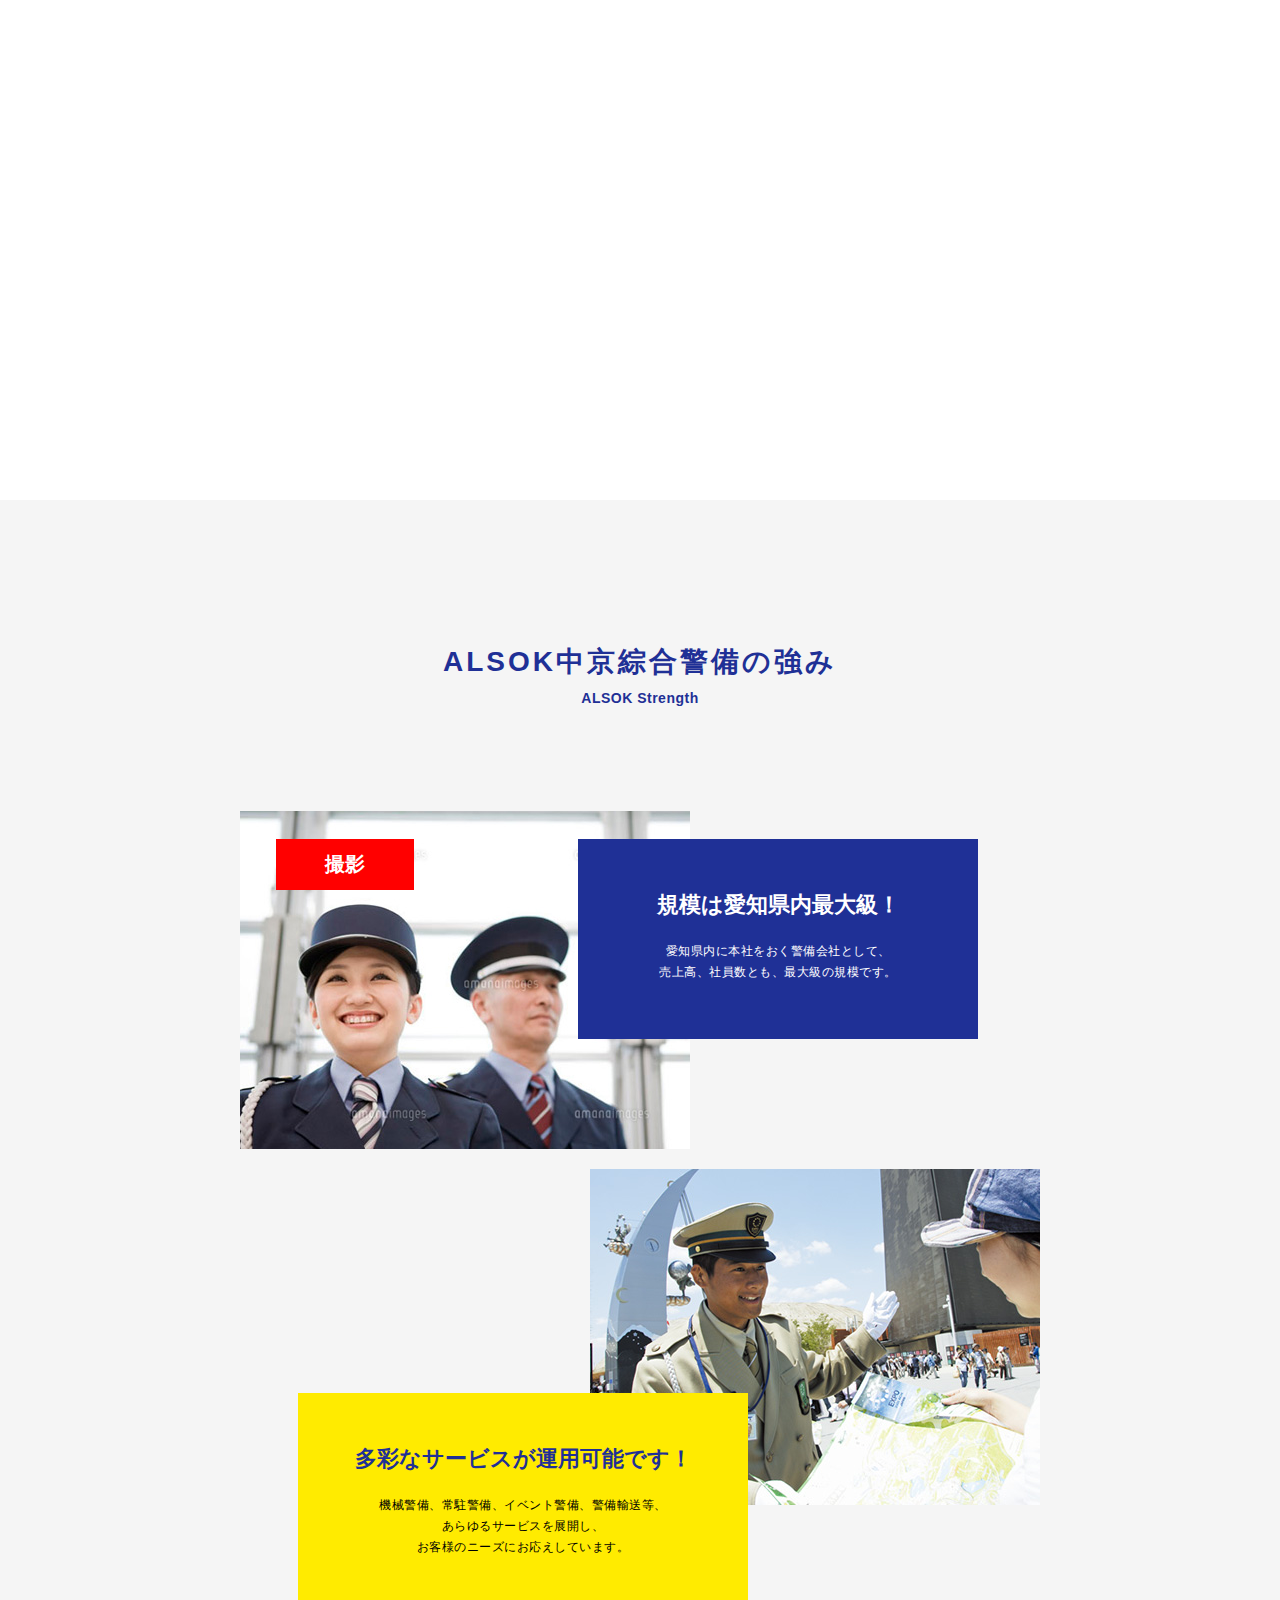
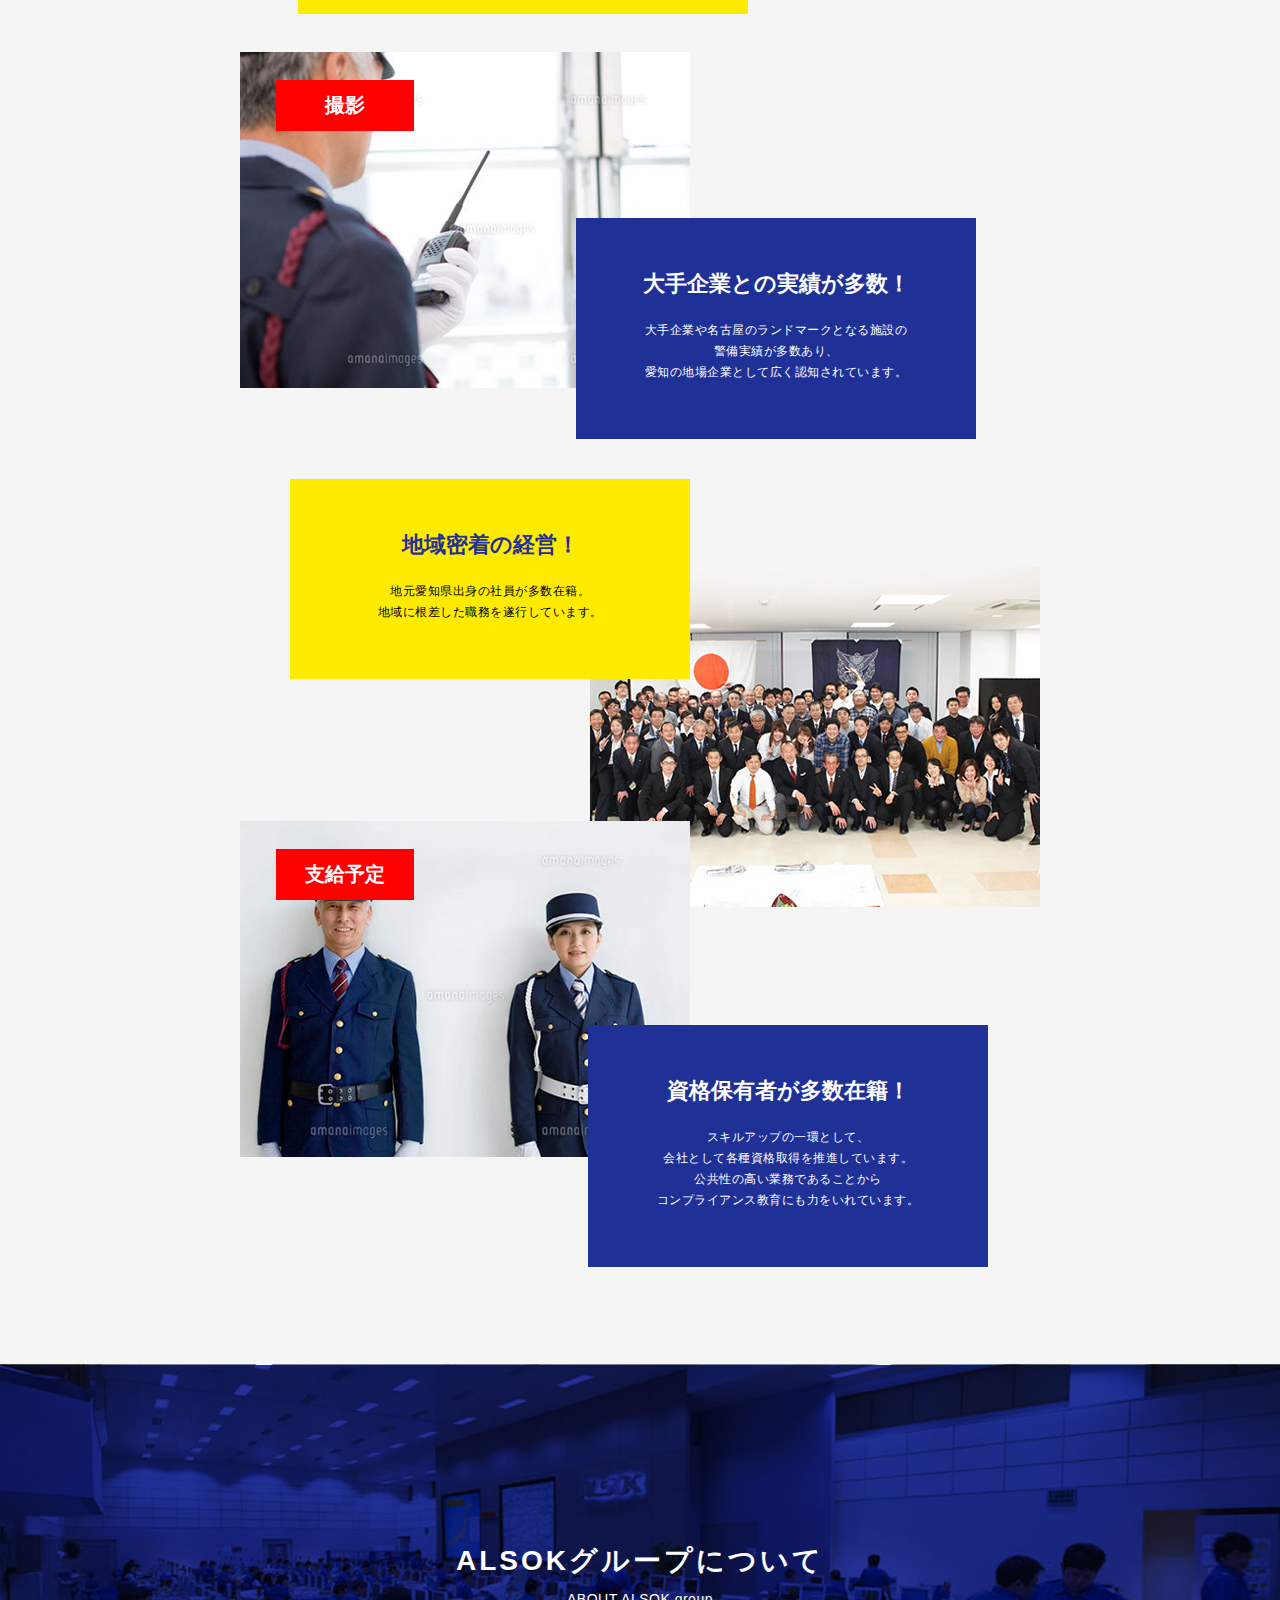
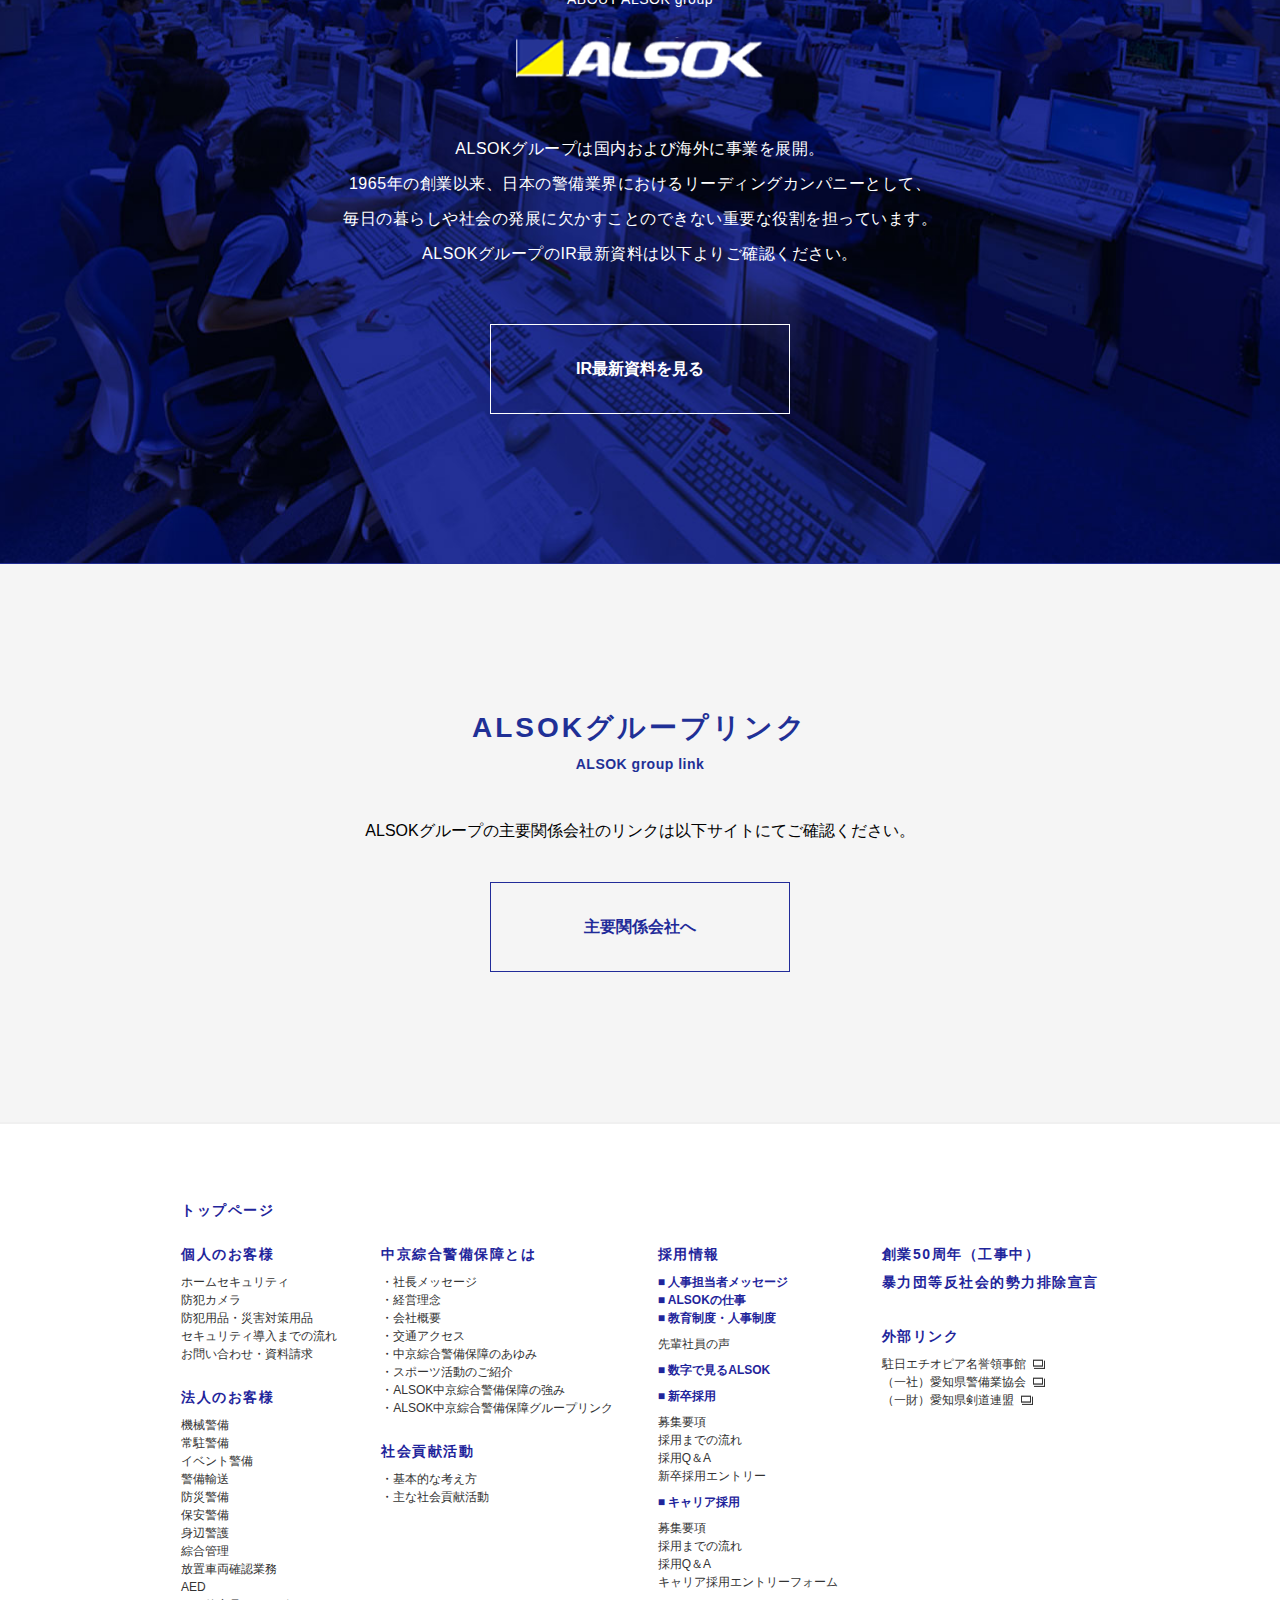
<file: markup/template/about.html>
<!DOCTYPE html PUBLIC "-//W3C//DTD XHTML 1.0 Transitional//EN" "http://www.w3.org/TR/xhtml1/DTD/xhtml1-transitional.dtd">
<!--[if lt IE 7 ]> <html xmlns="http://www.w3.org/1999/xhtml" class="ie6"> <![endif]-->
<!--[if IE 7 ]> <html xmlns="http://www.w3.org/1999/xhtml" class="ie7"> <![endif]-->
<!--[if IE 8 ]> <html xmlns="http://www.w3.org/1999/xhtml" class="ie8"> <![endif]-->
<!--[if IE 9 ]> <html xmlns="http://www.w3.org/1999/xhtml" class="ie9"> <![endif]-->
<!--[if (gt IE 9)|!(IE)]><!--> <html xmlns="http://www.w3.org/1999/xhtml" lang="ja"> <!--<![endif]-->
<head>
<meta http-equiv="Content-Type" content="text/html; charset=UTF-8" />
<meta name="keywords" content="中京,綜合,警備,保障,中京綜合警備保障,ALSOK,アルソック,機械警備,警備輸送業務,常駐警備業務,防災警備業務,綜合管理,ホームセキュリティ,防犯,セキュリティ" />
<meta name="description" content="中部地区安全管理システムを商品の中核とした警備会社、中京綜合警備保障 ALSOKホームページ。採用情報あり" />
<meta http-equiv="Content-Style-Type" content="text/css" />
<meta http-equiv="X-UA-Compatible" content="IE=edge"/>
<!--OGPタグ-->
<meta property="og:title" content="★"/>
<meta property="og:type" content="website"/>
<!-- <meta property="og:url" content="★"/> -->
<meta property="og:image" content="★"/>
<meta property="og:site_name" content="★"/>
<meta property="fb:admins" content="100002247945655"/>
<meta property="og:description" content="★"/>
<meta name="viewport" content="width=device-width,user-scalable=no,initial-scale=1,maximum-scale=1, minimum-scale=1" />
<title>ALSOK 中京綜合警備保障｜安全な街を、未来の子供たちへ。</title>
<!--OGPタグ-->
<link rel="stylesheet" type="text/css" href="../common/css/common.css" media="all" />
<link rel="stylesheet" type="text/css" href="../common/css/ic.css" media="all" />
<link rel="stylesheet" type="text/css" href="../common/css/each.css" media="all" />
<link rel="stylesheet" type="text/css" href="../common/css/each_pc.css" media="all" />
<link rel="stylesheet" type="text/css" href="../common/css/each_sp.css" media="all" />
<link rel="shortcut icon" href="" />
<script type="text/javascript" src="../common/js/jquery.min.js" charset="utf-8"></script>
<script type="text/javascript" src="../common/js/ic.js"></script>
<script type="text/javascript" src="../common/js/custom.js"></script>
<script type="text/javascript" src="../common/js/same-height.js"></script>
<script type="text/javascript" src="../common/js/each.js"></script>
</head>

<body id="about">
<!--アナリティクスここから-->
<!--アナリティクス-->

	<!--wrapperここから-->
	<div id="wrapper">
		<!--ヘッダここから-->
		<div id="header">
			<div class="top_bar">
				<h1 class="logo"><a href="">Always Security OK | 中京綜合警備保障株式会社</a></h1>
				<ul class="top_links">
					<li><a href="">サイトマップ</a></li>
					<li><a href="">トップ</a></li>
				</ul>
				<a href="" class="mobile_opener sp"><span>Open Menu</span></a>
			</div>
			<!-- pc navigation begin -->
			<div class="nav pc">
				<ul id="dropmenu">
					<li><a href="">トップページ</a></li>					<li><a href="">個人向けセキュリティ</a></li>					<li><a href="">法人向けセキュリティ</a></li>					<li><a href="">中京綜合警備保障とは</a></li>					<li class="active"><a href="">社会貢献活動</a></li>					<li><a href="">採用情報</a></li>					<li>
						<a href="">お問い合わせ</a>
						<ul>
							<li><a href="">個人のお客様</a></li>							<li><a href="">法人のお客様</a></li>							<li><a href="">その他お問い合わせ</a></li>
						</ul>
					</li>
				</ul>
			</div>
			<!-- pc navigation end -->
			<!-- sp navigation begin -->
			<div class="nav sp">
				<div class="menu">
					<div class="hold">
						<h4><a href="">トップページ</a></h4>
						<div class="slide_block">
							<a href="" class="slide_link">個人のお客様</a>
							<div class="slide_box">
								<ul>									<li><a href="">ホームセキュリティ</a></li>									<li><a href="">防犯カメラ</a></li>									<li><a href="">防犯用品・災害対策用品</a></li>									<li><a href="">セキュリティ導入までの流れ</a></li>									<li><a href="">お問い合わせ・資料請求</a></li>								</ul>
							</div>
						</div>
						<div class="slide_block">
							<a href="" class="slide_link">法人のお客様</a>
							<div class="slide_box">
								<ul>
									<li><a href="">機械警備</a></li>
									<li><a href="">常駐警備</a></li>
									<li><a href="">イベント警備</a></li>
									<li><a href="">警備輸送</a></li>
									<li><a href="">防災警備</a></li>
									<li><a href="">保安警備</a></li>
									<li><a href="">身辺警護</a></li>
									<li><a href="">綜合管理</a></li>
									<li><a href="">放置車両確認業務</a></li>
									<li><a href="">AED</a></li>
									<li><a href="">その他商品・サービス</a></li>
									<li><a href="">お問い合わせ・資料請求</a></li>
								</ul>
							</div>
						</div>
						<div class="slide_block">
							<a href="" class="slide_link">中京綜合警備保障とは</a>
							<div class="slide_box">
								<ul>
									<li><a href="">社長メッセージ</a></li>
									<li><a href="">経営理念</a></li>
									<li><a href="">会社概要</a></li>
									<li><a href="">交通アクセス</a></li>
									<li><a href="">中京綜合警備保障のあゆみ</a></li>
									<li><a href="">スポーツ活動のご紹介</a></li>									<li><a href="">ALSOK中京綜合警備保障の強み</a></li>
									<li><a href="">ALSOK中京綜合警備保障<br />グループリンク</a></li>
								</ul>
							</div>
						</div>
						<div class="slide_block">
							<a href="" class="slide_link">社会貢献活動</a>
							<div class="slide_box">
								<ul>
									<li><a href="">基本的な考え方</a></li>
									<li><a href="">主な社会貢献活動</a></li>
								</ul>
							</div>
						</div>
						<div class="slide_block">
							<a href="" class="slide_link">採用情報</a>
							<div class="slide_box">
								<ul>
									<li><a href="">人事担当者メッセージ</a></li>
									<li><a href="">ALSOKの仕事</a></li>
									<li><a href="">教育制度・人事制度</a></li>
									<li><a href="">先輩社員の声</a></li>
									<li><a href="">数字で見るALSOK</a></li>
									<li><a href="">新卒採用</a></li>
									<li><a href="">キャリア採用</a></li>
									<li><a href="">アルバイト採用</a></li>
								</ul>
							</div>
						</div>
						<h4><a href="">創業50周年（工事中）</a></h4>
						<h4><a href="">暴力団等反社会的勢力排除宣言</a></h4>
						<div class="slide_block">
							<a href="" class="slide_link">外部リンク</a>
							<div class="slide_box">
								<ul>
									<li><a class="icon" href="">駐日エチオピア名誉領事館</a></li>
									<li><a class="icon" href="">（一社）愛知県警備業協会</a></li>
									<li><a class="icon" href="">（一財）愛知県剣道連盟</a></li>
								</ul>
							</div>
						</div>
					</div>
				</div>
			</div>
			<!-- sp navigation end -->
		</div>
		<div class="bg sp"></div>
		<!--ヘッダ-->
		<!--コンテンツここから-->
		<div id="contents" class="clearfix">
			<!--メインエリアここから-->
			<div id="main">
				<!-- title banner begin -->
				<div class="title_banner">
					<img class="pc" src="../common/img/about/title_banner_pc_img.jpg" alt="image description" />
					<img class="sp" src="../common/img/about/title_banner_sp_img.jpg" alt="image description" />
					<div class="text no_btn">
						<h2>中京綜合警備保障とは</h2>
						<p>About us</p>
						<a href="" class="button red">撮影</a>
					</div>
				</div>
				<!-- title banner end -->
				<!-- top message begin -->
				<div class="top_message">
					<h2>社長メッセージ</h2>
					<h3>Top Message</h3>
					<div class="holder">
						<div class="person">
							<div class="hold">
								<h5 class="name">安全な街を、未来の子供たちへ。</h5>
								<div class="image">
									<img src="../common/img/about/top_message_img.jpg" alt="image description" />
								</div>
							</div>							<div class="position"><span>代表取締役社長</span> <img src="../common/img/about/top_message_position_img.png" alt="image description" /></div>
						</div>
						<div class="txt">
							<h4>すばらしいふるさとを未来に残すために。</h4>
							<p><span>「日本人は安全と水はタダだと思っている。」</span>
								<span>今から40年以上前の話になりますが、当時の駐日イスラエル大使館員の言葉として掲載された本が話題にのぼりました。</span>
								<span>その後わが国は、経済の繁栄を謳歌してきた反面、</span>
								<span>犯罪の増加、凶悪化、粗暴化等、当時とは比べ物にならないほど、</span>
								治安を取り巻く環境は変化しています。
							</p>
							<p><span>当社は1969年に綜合警備保障株式会社の支援のもと、</span>
								<span>愛知県の安全に貢献することを目的に設立され、</span>
								<span>常駐警備・機械警備・貴重品輸送等、安全確保に係わる</span>
								一貫したサービス体制を確立し、地域社会の発展とともに歩んできました。
							</p>
							<p><span>当社のコーポレートブランドは「ALSOK（アルソック）」ですが、</span>
								<span>その意味は「ALWAYS‐SECURITY‐OK　いつでも、どこでも、</span>
								<span>どんな時でも高品質なセキュリティを提供する。」ということで、</span>
								<span>常にお客様に寄り添い、</span>
								「安全・安心」のニーズにお応えする、当社の基本理念を表しています。
							</p>
							<p><span>これからもお客様のご要望にお応えすべく、</span>
								<span>「ALSOK」の高品質なサービス実現に向けて、</span>
								社員教育・地域貢献等、あらゆることに挑戦していく所存です。
							</p>
						</div>						<h4>安全を通じて地域社会の安全と発展に貢献。</h4>
						<p><span>地域密着型でなければ、本当の警備保障業務は遂行できないと考えています。</span>
							<span>なぜなら、地域の警察やコミュニティとの連携なくして、真の安全は確保されないからです。</span>
							<span>さらに地域社会の発展なくして、企業の存続と繁栄もあり得ません。地域社会と企業とは、いわば一蓮托生の関係。</span>
							したがって私たちは自らが存続し、繁栄していくためにも、地域社会への貢献を企業目的の第一に掲げ、それを実現すべく努めています。
						</p>
						<p><span>地域社会の方々に、私たちが企業市民として受け入れていただけるよう、</span>
							さまざまな地域貢献活動を進め、お互いの信頼関係を築き上げていきたいと考えています。
						</p>
					</div>
				</div>
				<!-- top message end -->
				<!-- management begin -->
				<div class="management">
					<div class="main-holder">
						<h2>経理理念</h2>
						<h3>Management Philosophy</h3>
						<h4 class="image_title"><img src="../common/img/about/management_image_title_img.png" alt="我々は、社業を通じて人々に安らぎを提供し、地域社会に必要とされる存在となり、当社に関わるすべての人々と幸福感を共有する。" /></h4>
						<span class="separator pc"></span>
						<h5>経営方針</h5>
						<ul class="policy">
							<li>
								<div class="box">
									<h6><span>1.</span>経営の基本精神</h6>
									<p><span>何事にも、常に感謝の心を忘れない「ありがとうの心」と、</span>
										<span>強く、正しく、温かい、「武士の精神」をもって取り組むとともに、</span>
										<span>企業人としてふさわしい人材の育成に努める。</span>
									</p>
								</div>							</li>
							<li>
								<div class="box">
									<h6><span>2.</span>経営の基本順位</h6>
									<p><span>立派な警備を提供することを最優先とし、</span>
										<span>これにより適正な利益を獲得して株主の期待にこたえるとともに、</span>
										<span>社員の福利向上を図る。</span>
									</p>
								</div>							</li>
							<li>
								<div class="box">
									<h6><span>3.</span>経営の基本戦略</h6>
									<p><span>警備業に専念することを基本とするが、</span>
										<span>警備業で培ったノウハウ等を活用し、</span>
										<span>時代のニーズに即した多様なサービスを提供する。</span>
									</p>
								</div>							</li>
							<li>
								<div class="box">
									<h6><span>4.</span>社会公共への貢献</h6>
									<p><span>奉仕の精神をもって、</span>
										<span>安全に関する公の施策に協力するほか、</span>
										<span>社会に貢献する活動を積極的に行う。</span>
									</p>
								</div>							</li>
						</ul>
						<h5>社訓（行動指針）</h5>
						<ul class="trainings">
							<li>
								<h6><span>一.</span> 信用</h6>
								<p><span>わたくしたちの警備業務は、信用が第一であることをよく認識し、</span>
									常にお得意先はじめ一般社会の信頼にこたえるよう努めます。 
								</p>
							</li>
							<li>
								<h6><span>一.</span> 規律</h6>
								<p>わたくしたちは、常に警備業法を遵守し、規律正しく行動し、絶対不祥事故のないよう努めます。 </p>
							</li>
							<li>
								<h6><span>一.</span> 誠意</h6>
								<p><span>わたくしたちは、職責の自覚を高め、業務を通じ、</span>
									常にお得先に対する感謝の念と、その繁栄に寄与するよう努めます。 
								</p>
							</li>
							<li>
								<h6><span>一.</span> 強力</h6>
								<p><span>わたくしたちは、常に心身を鍛え、お互い仲よく、</span>
									よき職場環境をつくり強い警備力を保持し、社会的役割を完遂するよう努めます。
								</p>
							</li>
						</ul>
					</div>
				</div>
				<!-- management end -->
				<!-- profile begin -->
				<div class="profile">
					<h2>会社概要</h2>
					<h3>Company Profile</h3>
					<div class="company_info">
						<div class="image">
							<img src="../common/img/about/profile_img.jpg" alt="image description" />
							<a href="" class="button">撮影予定</a>
						</div>
						<div class="text">
							<dl>
								<dt>社名</dt>
								<dd>中京綜合警備保障株式会社  THE CHUKYO SOHGO SECURITY SERVICES CO.,LTD.</dd>
							</dl>
							<dl>
								<dt>所在地</dt>
								<dd>〒460‐0008　名古屋市中区栄三丁目35番1号</dd>
							</dl>
							<dl>
								<dt>TEL</dt>
								<dd>052‐252‐5110（代表）</dd>
							</dl>
							<dl>
								<dt>FAX</dt>
								<dd>052‐261‐1767</dd>
							</dl>
							<dl>
								<dt>代表者</dt>
								<dd>代表取締役会長　松本 定道 <br />
									代表取締役社長　松本 健一郎
								</dd>
							</dl>
							<dl>
								<dt>従業員数</dt>
								<dd>499名（2016年3月31日現在）</dd>
							</dl>
							<dl>
								<dt>設立</dt>
								<dd>1969年12月12日</dd>
							</dl>
							<dl>
								<dt>事業内容</dt>
								<dd>・警備の請負とその保障 <br />
									・各種施設の警備および綜合管理業務の請負とその保障<br />
									・現金、有価証券、貴金属等高価物品および重要書類等の輸送と警備、<br />
									   ならびにこれに伴う一時預り業務の請負とその保障<br />
									・金融機関等の現金自動預払機、入金機の現金カセットの交換業務および<br />
									　これに関連する業務の請負とその保障<br />
									・各種警備の理論および技術の研究、助言、指導ならびに教育に関する業務の請負<br />
									・防犯、防火、防災、救急に関する機器およびシステムの開発、製造、販売、賃貸に関する業務<br />
									・防犯、防火、防災、救急に関する調査、研究、予防計画の立案に関する業務の請負<br />
									・電気工事、電気通信工事、消防施設工事等、業務に関する工事の請負<br />
									・生命保険、損害保険代理業<br />
									・道路交通法に基づく放置車両の確認および標章の取り付けに関する事務ならびに<br />
									　放置違反金に関する事務の請負<br />
									・医療機器、健康機器の販売、賃貸およびリース<br />
									・前各号に付帯または関連する一切の業務
								</dd>
							</dl>
							<dl>
								<dt>資本金</dt>
								<dd>5,000万円（2016年3月31日現在）</dd>
							</dl>
							<dl>
								<dt>売上高</dt>
								<dd>30億4,000万円（2016年3月期現在）</dd>
							</dl>
							<dl>
								<dt>役員</dt>
								<dd>代表取締役会長　松本 定道 <br />
									（一般社団法人全国警備業協会 前副会長）<br />
									（公益社団法人愛知県安全運転管理協議会 副会長）<br />
									代表取締役社長　松本 健一郎 <br />
									（一般社団法人愛知県警備業協会 理事）<br />
									代表取締役　野村 茂樹 <br />
									（綜合警備保障株式会社 常務執行役員）<br />
									取締役　天野 和夫<br />
									取締役　村井 温 <br />
									（綜合警備保障株式会社 代表取締役会長）<br />
									取締役　上野 義典<br />
									監査役　伊藤 松郎
								</dd>
							</dl>
							<dl>
								<dt>加盟団体</dt>
								<dd>一般社団法人全国警備業協会<br />
									一般社団法人愛知県警備業協会<br />
									名古屋商工会議所<br />
									中区安全運転管理協議会<br />
									交通安全協会中支部<br />
									中区防犯協力会<br />
									中区防犯連合協議会<br />
									社団法人名古屋中法人会
								</dd>
							</dl>
							<dl>
								<dt>許認可事項</dt>
								<dd>警備業　愛知県公安委員会　認定　第54000070号 <br />
									高度管理医療機器等販売賃貸業　医安　第1001258号
								</dd>
							</dl>
							<dl>
								<dt>グループ会社</dt>
								<dd><a href="" class="icon">ALSOKグループ各社</a></dd>
							</dl>
						</div>
					</div>
				</div>
				<!-- profile end -->
				<!-- history begin -->
				<div class="history">
					<h2>中京綜合警備保障のあゆみ</h2>
					<h3>History</h3>
					<div class="company_info">
						<div class="text">
							<dl>
								<dt>1969年12月</dt>
								<dd>創業者 林邦男により中京警備保障株式会社 設立</dd>
							</dl>
							<dl>
								<dt>1970年1月</dt>
								<dd>常駐警備業務 サービス運用開始　（創業第1号の長期契約受注）</dd>
							</dl>
							<dl>
								<dt>1974年8月</dt>
								<dd>警備輸送業務 サービス運用開始</dd>
							</dl>
							<dl>
								<dt>1975年10月</dt>
								<dd>機械警備業務 サービス運用開始</dd>
							</dl>
							<dl>
								<dt>1976年3月</dt>
								<dd>プロ野球警備業務（ナゴヤ球場） サービス運用開始</dd>
							</dl>
							<dl>
								<dt>1978年1月</dt>
								<dd>石油コンビナート防災警備業務（名古屋市港区） サービス運用開始</dd>
							</dl>
							<dl>
								<dt>1978年12月</dt>
								<dd>中京綜合警備保障株式会社（現社名）に社名変更</dd>
							</dl>
							<dl>
								<dt>1985年7月</dt>
								<dd>ATMコーナー自動運行業務『アマンドシステム』 サービス運用開始</dd>
							</dl>
							<dl>
								<dt>1987年12月</dt>
								<dd>松本定道 代表取締役社長 就任（現：代表取締役会長）</dd>
							</dl>
							<dl>
								<dt>1989年5月</dt>
								<dd>ATM障害対応業務『コスモシステム』 サービス運用開始</dd>
							</dl>
							<dl>
								<dt>1997年6月</dt>
								<dd>遠隔地画像監視業務『無人駐車場監視システム』 サービス運用開始</dd>
							</dl>
							<dl>
								<dt>2000年3月</dt>
								<dd>新本社ビル（現在地）竣工</dd>
							</dl>
							<dl>
								<dt>2000年4月</dt>
								<dd>量販店向け売上金管理業務『入金オンラインシステム』 サービス運用開始</dd>
							</dl>
							<dl>
								<dt>2001年4月</dt>
								<dd>多機能型ホームセキュリティ『SOKホームセキュリティ』 サービス運用開始 <br />
									ALSOK護身術部 創部
								</dd>
							</dl>
							<dl>
								<dt>2002年5月</dt>
								<dd>FIFAワールドカップ 横浜会場 警備担当</dd>
							</dl>
							<dl>
								<dt>2003年7月</dt>
								<dd>コーポレートブランドを現在の“ALSOK”に変更</dd>
							</dl>
							<dl>
								<dt>2004年12月</dt>
								<dd>愛知万国博覧会 瀬戸会場 警備担当 （～2005年10月）</dd>
							</dl>
							<dl>
								<dt>2006年4月</dt>
								<dd>剣道部 創部</dd>
							</dl>
							<dl>
								<dt>2006年6月</dt>
								<dd>放置車両監視業務受託 （警備業以外の分野への進出）<br />
									AED（自動体外式除細動器）販売開始
								</dd>
							</dl>
							<dl>
								<dt>2007年6月</dt>
								<dd>松本定道 代表取締役会長 就任<br />
									松本健一郎 代表取締役社長 就任
								</dd>
							</dl>
							<dl>
								<dt>2009年8月</dt>
								<dd>ISO9001：2008認証取得　（適用組織拡大中）</dd>
							</dl>
							<dl>
								<dt>2010年10月</dt>
								<dd>COP10 第10回生物多様性条約締約国会議 警備担当</dd>
							</dl>
							<dl>
								<dt>2011年6月</dt>
								<dd>法人向けセキュリティ『ALSOK‐GV（ジーファイブ）』 サービス運用開始</dd>
							</dl>
							<dl>
								<dt>2012年4月</dt>
								<dd>松本定道 旭日小授章 受章</dd>
							</dl>
							<dl>
								<dt>2012年10月</dt>
								<dd>在日エチオピア連邦民主共和国名誉領事館 開設 <br />
									『HOME ALSOK Premium（プレミアム）』 サービス運用開始
								</dd>
							</dl>
							<dl>
								<dt>2013年6月</dt>
								<dd>警送岡崎営業所 開設</dd>
							</dl>
							<dl>
								<dt>2015年10月</dt>
								<dd>『ホームセキュリティBasic（ベーシック）』 サービス運用開始</dd>
							</dl>
						</div>
					</div>
				</div>
				<!-- history end -->
				<!-- sports begin -->
				<div class="sports">
					<div class="main_holder">
						<h2>スポーツ活動のご紹介</h2>
						<h3>Sports Campaign</h3>
						<div class="block">
							<h4><img src="../common/img/about/sports_icon.png" alt="image description" /><span>剣道部</span></h4>
							<ul class="images">
								<li><a href=""><img src="../common/img/about/sports_img_1.jpg" alt="image description" /></a></li>
								<li><a href=""><img src="../common/img/about/sports_img_2.jpg" alt="image description" /></a></li>
								<li><a href=""><img src="../common/img/about/sports_img_3.jpg" alt="image description" /></a></li>
							</ul>
							<p class="pc">2006年創部。 <br />
								社会貢献活動の一環として、“学生時代の剣道経験者が、社会人となってからも引き続き剣道に関わる環境を作りたい”という想いから誕生しました。 <br />
								実業団として活動していますが、決して試合での強さだけを求めているわけではありません。 <br />
								当社には「通常の業務がきちんとできる者にだけ稽古に参加する資格がある」との考えがあるからです。 <br />
								このため、部員は終業後、あるいは仕事の合間を縫って稽古や試合に参加しています。 <br />
								時間に制約のある環境ですが、最大の成果が出せるよう、日々の稽古に汗を流しています。 <br />
								ALSOKグループ連盟大会および県内外の実業団の団体戦・個人戦に参加し、優秀な成績を収めています。
							</p>
						</div>
						<div class="block">
							<h4><img src="../common/img/about/sports_icon.png" alt="image description" /><span>ALSOK護身術部</span></h4>
							<ul class="images">
								<li><a href=""><img src="../common/img/about/sports_img_4.jpg" alt="image description" /></a></li>
								<li><a href=""><img src="../common/img/about/sports_img_5.jpg" alt="image description" /></a></li>
								<li><a href=""><img src="../common/img/about/sports_img_6.jpg" alt="image description" /></a></li>
							</ul>
							<p class="pc">2001年創部。 <br />
								ALSOK護身術とは、防具を着用し、3種の用具（警戒棒、警戒杖、犯人が持っていると想定される短刀等の凶器）を使い、 <br />
								さらに突き、蹴り、投げを含めたALSOK独自の護身術です。 <br />
								この競技は、業務中に犯人と遭遇したり、襲撃されたりした場合の非常事態に備え、日頃の訓練にも取り入れられています。 <br />
								ALSOK護身術を通じ、社員の心身の鍛錬と士気の高揚、団結の強化を図り、立派な警備を提供するために精進しています。 <br />
								毎年、ALSOKグループ連盟大会である「綜警護身術・銃剣道大会」に参加し、日頃の鍛錬の成果を発揮しています。
							</p>
						</div>
					</div>
				</div>
				<!-- sports end -->
				<!-- access begin -->
				<div class="access">
					<div class="main_holder">
						<h2>アクセス</h2>
						<h3>Access</h3>
					</div>					<div class="map">
						<img class="pc" src="../common/img/about/map.jpg" alt="image description" />
						<img class="sp" src="../common/img/about/map_sp.jpg" alt="image description" />
					</div>
					<div class="main_holder">
						<div class="access_info">
							<h4><img src="../common/img/about/sports_icon.png" alt="image description" /><span>最寄り駅・バス停からのアクセス</span></h4>
							<dl>
								<dt><span><img src="../common/img/about/access_icon_1.jpg" alt="image description" /> 名城線</span></dt>
								<dd>矢場町4番出口下車　徒歩7分</dd>
							</dl>
							<dl>
								<dt>
									<span><img src="../common/img/about/access_icon_2.jpg" alt="image description" /> 東山線</span>
									<span><img src="../common/img/about/access_icon_3.jpg" alt="image description" /> 鶴舞線</span>
								</dt>
								<dd>伏見駅5番出口下車　徒歩10分</dd>
							</dl>
							<dl>
								<dt>
									<span><img src="../common/img/about/access_icon_2.jpg" alt="image description" /> 東山線</span>
									<span><img src="../common/img/about/access_icon_4.jpg" alt="image description" /> 名城線</span>
								</dt>
								<dd>栄駅16番出口下車　徒歩12分</dd>
							</dl>
							<dl>
								<dt><span><img src="../common/img/about/access_icon_5.jpg" alt="image description" /> 名鉄瀬戸線</span></dt>
								<dd>栄町駅16番出口下車　徒歩12分</dd>
							</dl>
							<dl>
								<dt><span><img src="../common/img/about/access_icon_6.jpg" alt="image description" /> 名古屋市営バス 名駅17系統</span></dt>
								<dd>若宮バス停下車　徒歩3分</dd>
							</dl>
							<dl>
								<dt><span><img src="../common/img/about/access_icon_6.jpg" alt="image description" /> 名古屋市営バス 中巡回系統</span></dt>
								<dd>名古屋市美術館東バス停下車　徒歩1分</dd>
							</dl>
						</div>
						<div class="access_info">
							<h4><img src="../common/img/about/sports_icon.png" alt="image description" /><span>矢場町駅～当社までのアクセス動画</span></h4>
							<div class="txt">
								<p>矢場町駅～当社までのアクセス方法を動画で紹介しています。<br />
									交通ルールを守り、お気をつけてお越しください。
								</p>
							</div>							<div class="video pc">
								<iframe width="800" height="450" src="https://www.youtube.com/embed/yAmtS3WCs1U" frameborder="0" allowfullscreen></iframe>
							</div>
							<div class="video sp">
								<a href="https://youtu.be/yAmtS3WCs1U"><img src="../common/img/about/video_sp_img.jpg" alt="image description" /></a>
							</div>
						</div>
					</div>
				</div>
				<!-- access end -->
				<!-- strength begin -->
				<div class="strength">
					<div class="main_holder">
						<h2>ALSOK中京綜合警備の強み</h2>
						<h3>ALSOK Strength</h3>
						<div class="boxes">
							<div class="box box1">
								<div class="image left">
									<img src="../common/img/about/strength_img_1.jpg" alt="image description" />
									<a href="" class="btn">撮影</a>
								</div>
								<div class="text blue">
									<h4>規模は愛知県内最大級！</h4>
									<p>愛知県内に本社をおく警備会社として、<br />
										売上高、社員数とも、最大級の規模です。
									</p>
								</div>
							</div>
							<div class="box box2">
								<div class="image right">
									<img src="../common/img/about/strength_img_2.jpg" alt="image description" />
								</div>
								<div class="text yellow">
									<h4>多彩なサービスが運用可能です！</h4>
									<p>機械警備、常駐警備、イベント警備、警備輸送等、<br />
										あらゆるサービスを展開し、<br />
										お客様のニーズにお応えしています。
									</p>
								</div>
							</div>
							<div class="box box3">
								<div class="image left">
									<img src="../common/img/about/strength_img_3.jpg" alt="image description" />
									<a href="" class="btn">撮影</a>
								</div>
								<div class="text right blue">
									<h4>大手企業との実績が多数！</h4>
									<p>大手企業や名古屋のランドマークとなる施設の<br />
										警備実績が多数あり、<br />
										愛知の地場企業として広く認知されています。
									</p>
								</div>
							</div>
							<div class="box box4">
								<div class="image right">
									<img src="../common/img/about/strength_img_4.jpg" alt="image description" />
								</div>
								<div class="text yellow">
									<h4>地域密着の経営！</h4>
									<p>地元愛知県出身の社員が多数在籍。<br />
										地域に根差した職務を遂行しています。
									</p>
								</div>
							</div>
							<div class="box box5">
								<div class="image left">
									<img src="../common/img/about/strength_img_5.jpg" alt="image description" />
									<a href="" class="btn">支給予定</a>
								</div>
								<div class="text blue">
									<h4>資格保有者が多数在籍！</h4>
									<p>スキルアップの一環として、<br />
										会社として各種資格取得を推進しています。<br />
										公共性の高い業務であることから<br />
										コンプライアンス教育にも力をいれています。
									</p>
								</div>
							</div>
						</div>
					</div>
				</div>
				<!-- strength end -->
				<!-- about group begin -->
				<div class="about_group">
					<div class="main_holder">
						<h2>ALSOKグループについて</h2>
						<h3>ABOUT ALSOK group</h3>
						<strong class="logo"><img src="../common/img/about/about_group_logo.png" alt="ALSOK" /></strong>
						<p>ALSOKグループは国内および海外に事業を展開。<br />
							1965年の創業以来、日本の警備業界におけるリーディングカンパニーとして、<br />
							毎日の暮らしや社会の発展に欠かすことのできない重要な役割を担っています。　<br />
							ALSOKグループのIR最新資料は以下よりご確認ください。
						</p>
						<a href="" class="button">IR最新資料を見る</a>
					</div>				</div>
				<!-- about group end -->
				<!-- group link begin -->
				<div class="group_link">
					<div class="main_holder">
						<h2>ALSOKグループリンク</h2>
						<h3>ALSOK group link</h3>
						<p>ALSOKグループの主要関係会社のリンクは以下サイトにてご確認ください。</p>
						<a href="" class="button">主要関係会社へ</a>
					</div>
				</div>
				<!-- group link end -->
			</div>
			<!--メインエリア-->
		</div>
		<!--コンテンツ-->
		<!-- フッターここから-->
		<div id="footer">
			<!-- footer links begin -->
			<div class="footer_links">
				<h3 class="pc"><a href="">トップページ</a></h3>
				<div class="links desktop">
					<div class="col">
						<h4><a href="">個人のお客様</a></h4>
						<ul>							<li><a href="">ホームセキュリティ</a></li>							<li><a href="">防犯カメラ</a></li>							<li><a href="">防犯用品・災害対策用品</a></li>							<li><a href="">セキュリティ導入までの流れ</a></li>							<li><a href="">お問い合わせ・資料請求</a></li>						</ul>
						<h4><a href="">法人のお客様</a></h4>
						<ul>
							<li><a href="">機械警備</a></li>
							<li><a href="">常駐警備</a></li>
							<li><a href="">イベント警備</a></li>
							<li><a href="">警備輸送</a></li>
							<li><a href="">防災警備</a></li>
							<li><a href="">保安警備</a></li>
							<li><a href="">身辺警護</a></li>
							<li><a href="">綜合管理</a></li>
							<li><a href="">放置車両確認業務</a></li>
							<li><a href="">AED</a></li>
							<li><a href="">その他商品・サービス</a></li>
							<li><a href="">お問い合わせ・資料請求</a></li>
						</ul>
					</div>
					<div class="col">
						<h4><a href="">中京綜合警備保障とは</a></h4>
						<ul>
							<li><a href="">・社長メッセージ</a></li>
							<li><a href="">・経営理念</a></li>
							<li><a href="">・会社概要</a></li>
							<li><a href="">・交通アクセス</a></li>
							<li><a href="">・中京綜合警備保障のあゆみ</a></li>
							<li><a href="">・スポーツ活動のご紹介</a></li>
							<li><a href="">・ALSOK中京綜合警備保障の強み</a></li>
							<li><a href="">・ALSOK中京綜合警備保障グループリンク</a></li>
						</ul>
						<h4><a href="">社会貢献活動</a></h4>
						<ul>
							<li><a href="">・基本的な考え方</a></li>
							<li><a href="">・主な社会貢献活動</a></li>
						</ul>
					</div>
					<div class="col">
						<h4><a href="">採用情報</a></h4>
						<ul class="blue">
							<li><a href="">■ 人事担当者メッセージ</a></li>							<li><a href="">■ ALSOKの仕事</a></li>							<li><a href="">■ 教育制度・人事制度</a></li>
						</ul>
						<ul class="inner">							<li><a href="">先輩社員の声</a></li>						</ul>
						<ul class="blue">
							<li><a href="">■ 数字で見るALSOK</a></li>
						</ul>
						<ul class="blue">
							<li><a href="">■ 新卒採用</a></li>
						</ul>
						<ul class="inner">
							<li><a href="">募集要項</a></li>
							<li><a href="">採用までの流れ</a></li>
							<li><a href="">採用Q＆A</a></li>
							<li><a href="">新卒採用エントリー</a></li>
						</ul>
						<ul class="blue">
							<li><a href="">■ キャリア採用</a></li>
						</ul>
						<ul class="inner">
							<li><a href="">募集要項</a></li>
							<li><a href="">採用までの流れ</a></li>
							<li><a href="">採用Q＆A</a></li>
							<li><a href="">キャリア採用エントリーフォーム</a></li>
						</ul>
						<ul class="blue">
							<li><a href="">■ アルバイト採用</a></li>
						</ul>
						<ul>
							<li><a href="">募集要項</a></li>
							<li><a href="">採用までの流れ</a></li>
							<li><a href="">採用Q＆A</a></li>
							<li><a href="">アルバイトエントリーフォーム</a></li>
						</ul>
					</div>
					<div class="col">
						<h4><a href="">創業50周年（工事中）</a></h4>
						<h4 class="bot_space"><a href="">暴力団等反社会的勢力排除宣言</a></h4>
						<h4><a href="">外部リンク</a></h4>
						<ul>
							<li><a class="icon" href="">駐日エチオピア名誉領事館</a></li>
							<li><a class="icon" href="">（一社）愛知県警備業協会</a></li>
							<li><a class="icon" href="">（一財）愛知県剣道連盟</a></li>
						</ul>
					</div>
				</div>
				<ul class="links sp">
					<li><a href="">トップページ</a></li>					<li><a href="">中京綜合警備保障とは</a></li>					<li><a href="">社会貢献活動</a></li>					<li><a href="">個人のお客様</a></li>					<li><a href="">採用情報</a></li>					<li><a href="">情報セキュリティ方針</a></li>					<li><a href="">サイトマップ</a></li>					<li><a href="">暴力団等反社会的勢力排除宣言</a></li>					<li><a href="">創業50周年（工事中）</a></li>
				</ul>
			</div>
			<!-- footer links end -->
			<a href="#contents" class="link_to_top">
				<span><span>PAGE TOP</span></span>
			</a>
			<div class="footer_bar">
				<div class="holder">
					<ul class="links">
						<li><a href="">情報セキュリティ方針</a><span class="sep">/</span></li>						<li><a href="">サイトマップ</a></li>
					</ul>
					<p class="copyright">Copyright &copy; 中京綜合警備保障株式会社 All rights reserved.</p>
				</div>				<strong class="footer_logo"><a href="">Always Security OK</a></strong>
			</div>
		</div>
		<!-- フッター-->
		<a href="#contents" class="link_to_top_fixed">PAGE TOP</a>
	</div>
	<!--wrapper-->
</body>
</html>
</file>
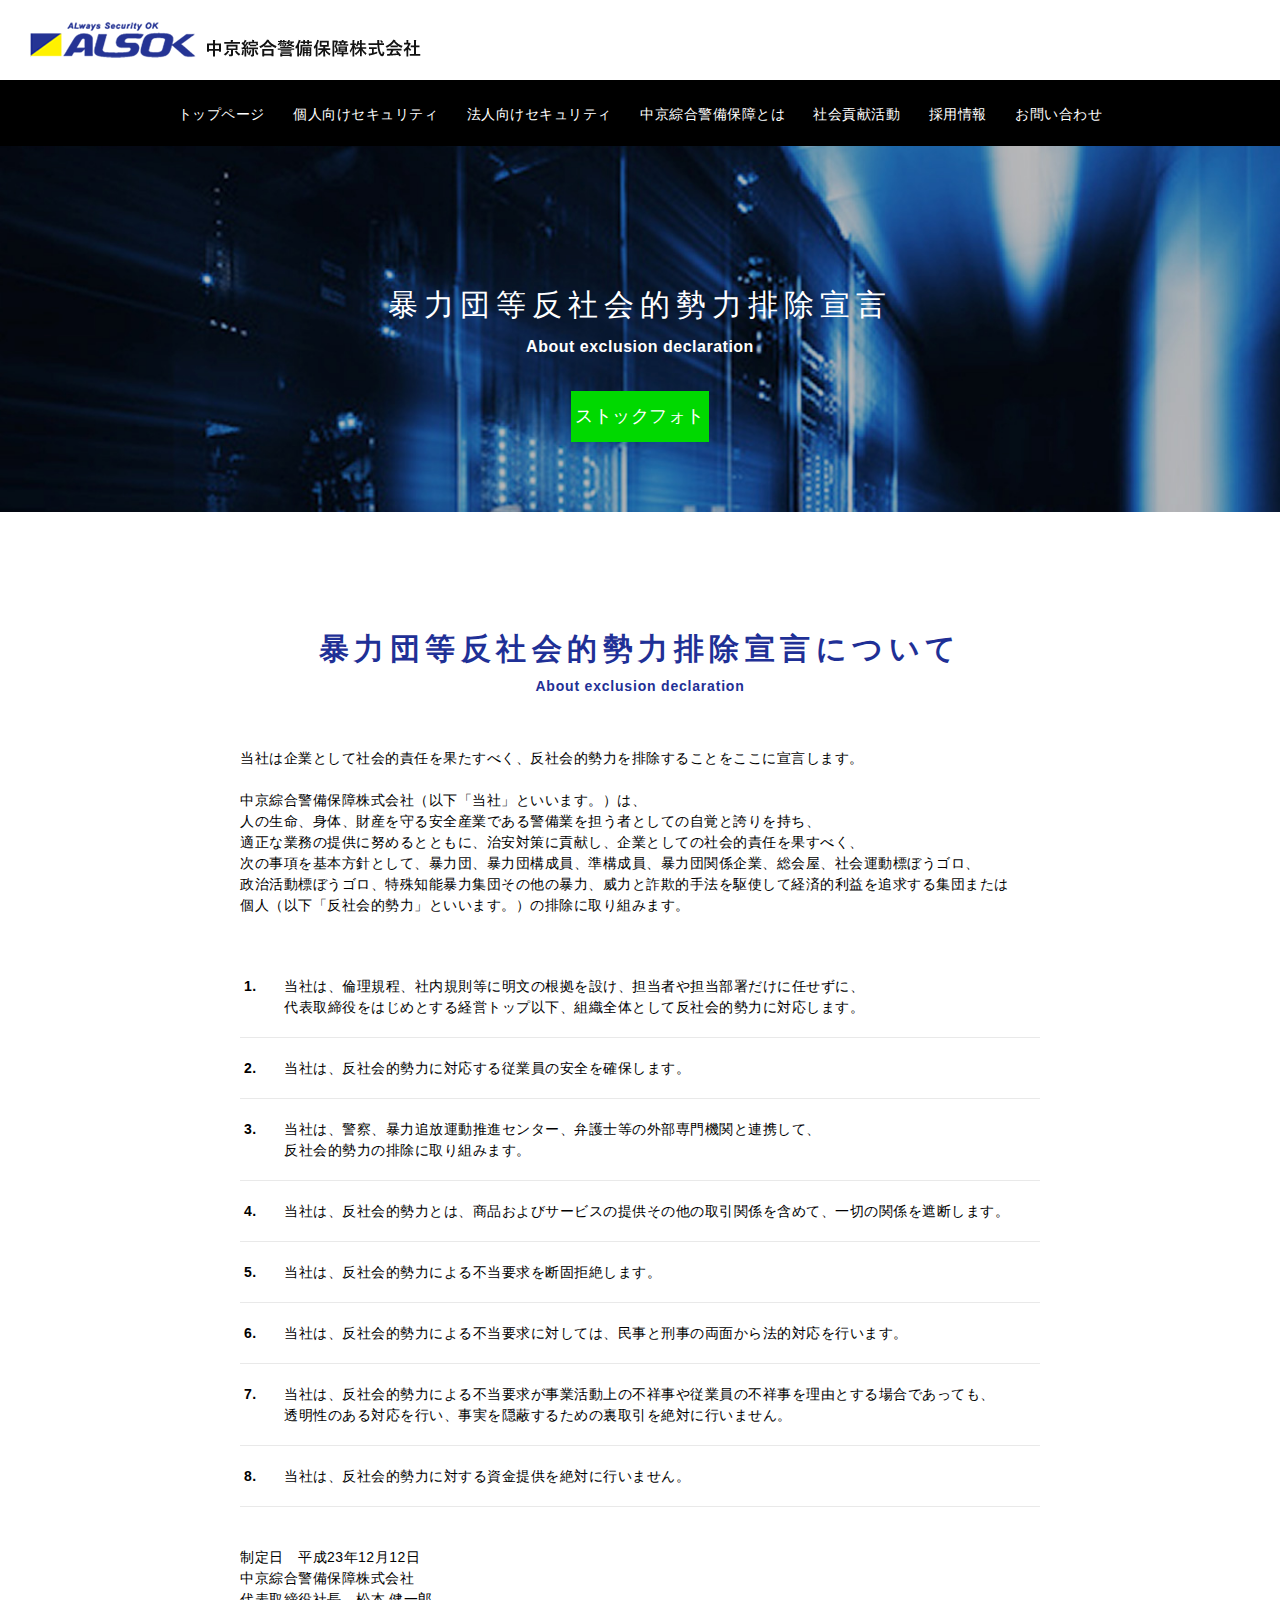
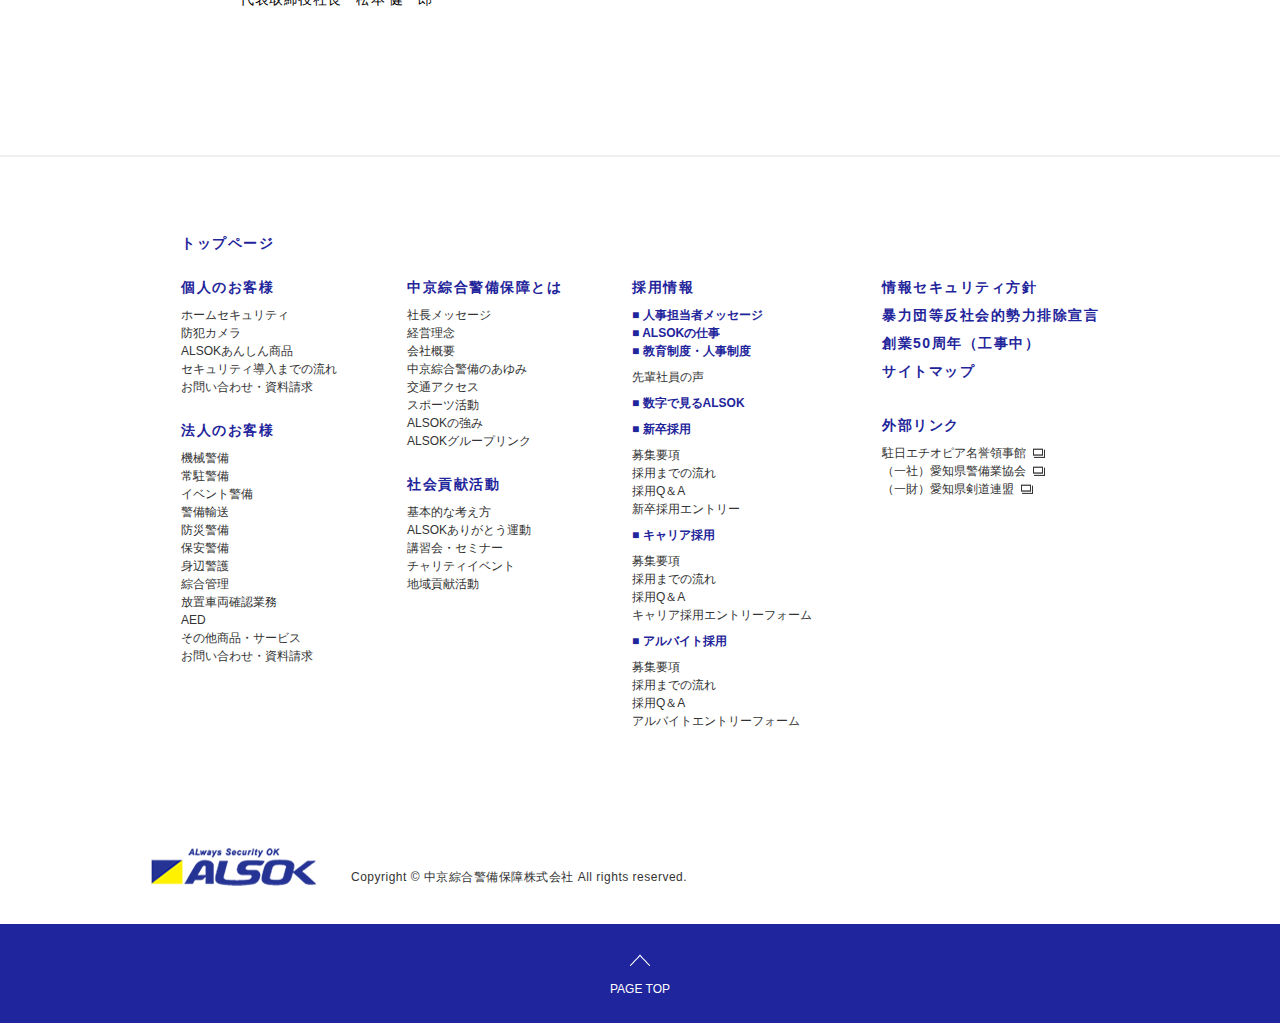
<file: markup/template/bouryokudan.html>
<!DOCTYPE html PUBLIC "-//W3C//DTD XHTML 1.0 Transitional//EN" "http://www.w3.org/TR/xhtml1/DTD/xhtml1-transitional.dtd">
<!--[if lt IE 7 ]> <html xmlns="http://www.w3.org/1999/xhtml" class="ie6"> <![endif]-->
<!--[if IE 7 ]> <html xmlns="http://www.w3.org/1999/xhtml" class="ie7"> <![endif]-->
<!--[if IE 8 ]> <html xmlns="http://www.w3.org/1999/xhtml" class="ie8"> <![endif]-->
<!--[if IE 9 ]> <html xmlns="http://www.w3.org/1999/xhtml" class="ie9"> <![endif]-->
<!--[if (gt IE 9)|!(IE)]><!--> <html xmlns="http://www.w3.org/1999/xhtml" lang="ja"> <!--<![endif]-->
<head>
<meta http-equiv="Content-Type" content="text/html; charset=UTF-8" />
<meta name="keywords" content="中京,綜合,警備,保障,中京綜合警備保障,ALSOK,アルソック,機械警備,警備輸送業務,常駐警備業務,防災警備業務,綜合管理,ホームセキュリティ,防犯,セキュリティ" />
<meta name="description" content="中部地区安全管理システムを商品の中核とした警備会社、中京綜合警備保障 ALSOKホームページ。採用情報あり" />
<meta http-equiv="Content-Style-Type" content="text/css" />
<meta http-equiv="X-UA-Compatible" content="IE=edge"/>
<!--OGPタグ-->
<meta property="og:title" content="★"/>
<meta property="og:type" content="website"/>
<!-- <meta property="og:url" content="★"/> -->
<meta property="og:image" content="★"/>
<meta property="og:site_name" content="★"/>
<meta property="fb:admins" content="100002247945655"/>
<meta property="og:description" content="★"/>
<meta name="viewport" content="width=device-width,user-scalable=no,initial-scale=1,maximum-scale=1, minimum-scale=1" />
<title>ALSOK 中京綜合警備保障｜安全な街を、未来の子供たちへ。</title>
<!--OGPタグ-->
<link rel="stylesheet" type="text/css" href="../common/css/swiper.min.css" media="all" />
<link rel="stylesheet" type="text/css" href="../common/css/common.css" media="all" />
<link rel="stylesheet" type="text/css" href="../common/css/ic.css" media="all" />
<link rel="stylesheet" type="text/css" href="../common/css/each.css" media="all" />
<link rel="stylesheet" type="text/css" href="../common/css/each_pc.css" media="all" />
<link rel="stylesheet" type="text/css" href="../common/css/each_sp.css" media="all" />
<link rel="shortcut icon" href="" />
<script type="text/javascript" src="../common/js/jquery.min.js" charset="utf-8"></script>
<script type="text/javascript" src="../common/js/ic.js"></script>
<script type="text/javascript" src="../common/js/custom.js"></script>
<script type="text/javascript" src="../common/js/swiper.min.js"></script>
<script type="text/javascript" src="../common/js/each.js"></script>
</head>

<body id="bouryokudan">
<!--アナリティクスここから-->
<!--アナリティクス-->

	<!--wrapperここから-->
	<div id="wrapper">
		<!--ヘッダここから-->
		<div id="header">
			<div class="top_bar">
				<h1 class="logo"><a href="">Always Security OK | 中京綜合警備保障株式会社</a></h1>
				<a href="" class="mobile_opener sp"><span>Open Menu</span></a>
			</div>
			<!-- pc navigation begin -->
			<div class="nav pc dark">
				<ul id="dropmenu">
					<li><a href="">トップページ</a></li>					<li><a href="">個人向けセキュリティ</a></li>					<li><a href="">法人向けセキュリティ</a></li>					<li><a href="">中京綜合警備保障とは</a></li>					<li><a href="">社会貢献活動</a></li>					<li><a href="">採用情報</a></li>					<li>
						<a href="">お問い合わせ</a>
						<ul>
							<li><a href="">個人のお客様</a></li>							<li><a href="">法人のお客様</a></li>							<li><a href="">その他お問い合わせ</a></li>
						</ul>
					</li>
				</ul>
			</div>
			<!-- pc navigation end -->
			<!-- sp navigation begin -->
			<div class="nav sp">
				<div class="menu">
					<div class="hold">
						<h4><a href="">トップページ</a></h4>
						<div class="slide_block">
							<a href="" class="slide_link">個人のお客様</a>
							<div class="slide_box">
								<ul>									<li><a href="">ホームセキュリティ</a></li>									<li><a href="">防犯カメラ</a></li>									<li><a href="">防犯用品・災害対策用品</a></li>									<li><a href="">セキュリティ導入までの流れ</a></li>									<li><a href="">お問い合わせ・資料請求</a></li>								</ul>
							</div>
						</div>
						<div class="slide_block">
							<a href="" class="slide_link">法人のお客様</a>
							<div class="slide_box">
								<ul>
									<li><a href="">機械警備</a></li>
									<li><a href="">常駐警備</a></li>
									<li><a href="">イベント警備</a></li>
									<li><a href="">警備輸送</a></li>
									<li><a href="">防災警備</a></li>
									<li><a href="">保安警備</a></li>
									<li><a href="">身辺警護</a></li>
									<li><a href="">綜合管理</a></li>
									<li><a href="">放置車両確認業務</a></li>
									<li><a href="">AED</a></li>
									<li><a href="">その他商品・サービス</a></li>
									<li><a href="">お問い合わせ・資料請求</a></li>
								</ul>
							</div>
						</div>
						<div class="slide_block">
							<a href="" class="slide_link">中京綜合警備保障とは</a>
							<div class="slide_box">
								<ul>
									<li><a href="">社長メッセージ</a></li>
									<li><a href="">経営理念</a></li>
									<li><a href="">会社概要</a></li>
									<li><a href="">交通アクセス</a></li>
									<li><a href="">中京綜合警備保障のあゆみ</a></li>
									<li><a href="">スポーツ活動のご紹介</a></li>									<li><a href="">ALSOK中京綜合警備保障の強み</a></li>
									<li><a href="">ALSOK中京綜合警備保障<br />グループリンク</a></li>
								</ul>
							</div>
						</div>
						<div class="slide_block">
							<a href="" class="slide_link">社会貢献活動</a>
							<div class="slide_box">
								<ul>
									<li><a href="">基本的な考え方</a></li>
									<li><a href="">主な社会貢献活動</a></li>
								</ul>
							</div>
						</div>
						<div class="slide_block">
							<a href="" class="slide_link">採用情報</a>
							<div class="slide_box">
								<ul>
									<li><a href="">人事担当者メッセージ</a></li>
									<li><a href="">ALSOKの仕事</a></li>
									<li><a href="">教育制度・人事制度</a></li>
									<li><a href="">先輩社員の声</a></li>
									<li><a href="">数字で見るALSOK</a></li>
									<li><a href="">新卒採用</a></li>
									<li><a href="">キャリア採用</a></li>
									<li><a href="">アルバイト採用</a></li>
								</ul>
							</div>
						</div>
						<h4><a href="">創業50周年（工事中）</a></h4>
						<h4><a href="">暴力団等反社会的勢力排除宣言</a></h4>
						<div class="slide_block">
							<a href="" class="slide_link">外部リンク</a>
							<div class="slide_box">
								<ul>
									<li><a class="icon" href="">駐日エチオピア名誉領事館</a></li>
									<li><a class="icon" href="">（一社）愛知県警備業協会</a></li>
									<li><a class="icon" href="">（一財）愛知県剣道連盟</a></li>
								</ul>
							</div>
						</div>
					</div>
				</div>
			</div>
			<!-- sp navigation end -->
		</div>
		<div class="bg sp"></div>
		<!--ヘッダ-->
		<!--コンテンツここから-->
		<div id="contents" class="clearfix">
			<!--メインエリアここから-->
			<div id="main">
				<!-- title banner begin -->
				<div class="title_banner">
					<img class="pc" src="../common/img/bouryokudan/title_banner_pc_img.jpg" alt="image description" />
					<img class="sp" src="../common/img/bouryokudan/title_banner_sp_img.jpg" alt="image description" />
					<div class="text">
						<h2>暴力団等反社会的勢力排除宣言</h2>
						<p>About exclusion declaration</p>
						<a href="" class="button green">ストックフォト</a>
					</div>
				</div>
				<!-- title banner end -->
				<!-- declaration text begin -->
				<div class="declaration_text">
					<h2><span>暴力団等反社会的勢力</span>排除宣言について</h2>
					<h3>About exclusion declaration</h3>
					<p>当社は企業として社会的責任を果たすべく、反社会的勢力を排除することをここに宣言します。</p>
					<p>中京綜合警備保障株式会社（以下「当社」といいます。）は、 <br />
						人の生命、身体、財産を守る安全産業である警備業を担う者としての自覚と誇りを持ち、<br />
						適正な業務の提供に努めるとともに、治安対策に貢献し、企業としての社会的責任を果すべく、<br />
						次の事項を基本方針として、暴力団、暴力団構成員、準構成員、暴力団関係企業、総会屋、社会運動標ぼうゴロ、<br />
						政治活動標ぼうゴロ、特殊知能暴力集団その他の暴力、威力と詐欺的手法を駆使して経済的利益を追求する集団または<br />
						個人（以下「反社会的勢力」といいます。）の排除に取り組みます。
					</p>
					<ul class="num_list">
						<li>
							<strong class="num">1.</strong>
							<p>当社は、倫理規程、社内規則等に明文の根拠を設け、担当者や担当部署だけに任せずに、<br />代表取締役をはじめとする経営トップ以下、組織全体として反社会的勢力に対応します。</p>
						</li>
						<li>
							<strong class="num">2.</strong>
							<p>当社は、反社会的勢力に対応する従業員の安全を確保します。</p>
						</li>
						<li>
							<strong class="num">3.</strong>
							<p>当社は、警察、暴力追放運動推進センター、弁護士等の外部専門機関と連携して、<br />反社会的勢力の排除に取り組みます。</p>
						</li>
						<li>
							<strong class="num">4.</strong>
							<p>当社は、反社会的勢力とは、商品およびサービスの提供その他の取引関係を含めて、一切の関係を遮断します。</p>
						</li>
						<li>
							<strong class="num">5.</strong>
							<p>当社は、反社会的勢力による不当要求を断固拒絶します。</p>
						</li>
						<li>
							<strong class="num">6.</strong>
							<p>当社は、反社会的勢力による不当要求に対しては、民事と刑事の両面から法的対応を行います。</p>
						</li>
						<li>
							<strong class="num">7.</strong>
							<p>当社は、反社会的勢力による不当要求が事業活動上の不祥事や従業員の不祥事を理由とする場合であっても、<br />透明性のある対応を行い、事実を隠蔽するための裏取引を絶対に行いません。</p>
						</li>
						<li>
							<strong class="num">8.</strong>
							<p>当社は、反社会的勢力に対する資金提供を絶対に行いません。</p>
						</li>
					</ul>
					<p>制定日　平成23年12月12日<br />
						中京綜合警備保障株式会社<br />
						代表取締役社長　松本 健一郎
					</p>
				</div>
				<!-- declaration text end -->
			</div>
			<!--メインエリア-->
		</div>
		<!--コンテンツ-->
		<!-- フッターここから-->
		<div id="footer" class="inner_footer">
			<!-- footer links begin -->
			<div class="footer_links">
				<h3 class="pc"><a href="">トップページ</a></h3>
				<div class="links desktop">
					<div class="col">
						<h4><a href="">個人のお客様</a></h4>
						<ul>							<li><a href="">ホームセキュリティ</a></li>							<li><a href="">防犯カメラ</a></li>							<li><a href="">ALSOKあんしん商品</a></li>							<li><a href="">セキュリティ導入までの流れ</a></li>							<li><a href="">お問い合わせ・資料請求</a></li>						</ul>
						<h4><a href="">法人のお客様</a></h4>
						<ul>
							<li><a href="">機械警備</a></li>
							<li><a href="">常駐警備</a></li>
							<li><a href="">イベント警備</a></li>
							<li><a href="">警備輸送</a></li>
							<li><a href="">防災警備</a></li>
							<li><a href="">保安警備</a></li>
							<li><a href="">身辺警護</a></li>
							<li><a href="">綜合管理</a></li>
							<li><a href="">放置車両確認業務</a></li>
							<li><a href="">AED</a></li>
							<li><a href="">その他商品・サービス</a></li>
							<li><a href="">お問い合わせ・資料請求</a></li>
						</ul>
					</div>
					<div class="col">
						<h4><a href="">中京綜合警備保障とは</a></h4>
						<ul>
							<li><a href="">社長メッセージ</a></li>
							<li><a href="">経営理念</a></li>
							<li><a href="">会社概要</a></li>
							<li><a href="">中京綜合警備のあゆみ</a></li>
							<li><a href="">交通アクセス</a></li>
							<li><a href="">スポーツ活動</a></li>
							<li><a href="">ALSOKの強み</a></li>
							<li><a href="">ALSOKグループリンク</a></li>
						</ul>
						<h4><a href="">社会貢献活動</a></h4>
						<ul>
							<li><a href="">基本的な考え方</a></li>
							<li><a href="">ALSOKありがとう運動</a></li>
							<li><a href="">講習会・セミナー</a></li>
							<li><a href="">チャリティイベント</a></li>
							<li><a href="">地域貢献活動</a></li>
						</ul>
					</div>
					<div class="col">
						<h4><a href="">採用情報</a></h4>
						<ul class="blue">
							<li><a href="">■ 人事担当者メッセージ</a></li>							<li><a href="">■ ALSOKの仕事</a></li>							<li><a href="">■ 教育制度・人事制度</a></li>
						</ul>
						<ul class="inner">							<li><a href="">先輩社員の声</a></li>						</ul>
						<ul class="blue">
							<li><a href="">■ 数字で見るALSOK</a></li>
						</ul>
						<ul class="blue">
							<li><a href="">■ 新卒採用</a></li>
						</ul>
						<ul class="inner">
							<li><a href="">募集要項</a></li>
							<li><a href="">採用までの流れ</a></li>
							<li><a href="">採用Q＆A</a></li>
							<li><a href="">新卒採用エントリー</a></li>
						</ul>
						<ul class="blue">
							<li><a href="">■ キャリア採用</a></li>
						</ul>
						<ul class="inner">
							<li><a href="">募集要項</a></li>
							<li><a href="">採用までの流れ</a></li>
							<li><a href="">採用Q＆A</a></li>
							<li><a href="">キャリア採用エントリーフォーム</a></li>
						</ul>
						<ul class="blue">
							<li><a href="">■ アルバイト採用</a></li>
						</ul>
						<ul>
							<li><a href="">募集要項</a></li>
							<li><a href="">採用までの流れ</a></li>
							<li><a href="">採用Q＆A</a></li>
							<li><a href="">アルバイトエントリーフォーム</a></li>
						</ul>
					</div>
					<div class="col">
						<h4><a href="">情報セキュリティ方針</a></h4>
						<h4><a href="">暴力団等反社会的勢力排除宣言</a></h4>
						<h4><a href="">創業50周年（工事中）</a></h4>
						<h4 class="bot_space"><a href="">サイトマップ</a></h4>
						<h4><a href="">外部リンク</a></h4>
						<ul>
							<li><a class="icon" href="">駐日エチオピア名誉領事館</a></li>
							<li><a class="icon" href="">（一社）愛知県警備業協会</a></li>
							<li><a class="icon" href="">（一財）愛知県剣道連盟</a></li>
						</ul>
					</div>
				</div>
				<ul class="links sp">
					<li><a href="">トップページ</a></li>					<li><a href="">中京綜合警備保障とは</a></li>					<li><a href="">社会貢献活動</a></li>					<li><a href="">個人のお客様</a></li>					<li><a href="">採用情報</a></li>					<li><a href="">情報セキュリティ方針</a></li>					<li><a href="">サイトマップ</a></li>					<li><a href="">暴力団等反社会的勢力排除宣言</a></li>					<li><a href="">創業50周年（工事中）</a></li>
				</ul>
			</div>
			<!-- footer links end -->
			<a href="#contents" class="link_to_top">
				<span><span>PAGE TOP</span></span>
			</a>
			<div class="footer_bar">
				<div class="holder">
					<ul class="links">
						<li><a href="">情報セキュリティ方針</a><span class="sep">/</span></li>						<li><a href="">サイトマップ</a></li>
					</ul>
					<p class="copyright">Copyright &copy; 中京綜合警備保障株式会社 All rights reserved.</p>
				</div>				<strong class="footer_logo"><a href="">Always Security OK</a></strong>
			</div>
		</div>
		<!-- フッター-->
		<a href="#contents" class="link_to_top_fixed">PAGE TOP</a>
	</div>
	<!--wrapper-->
</body>
</html>
</file>
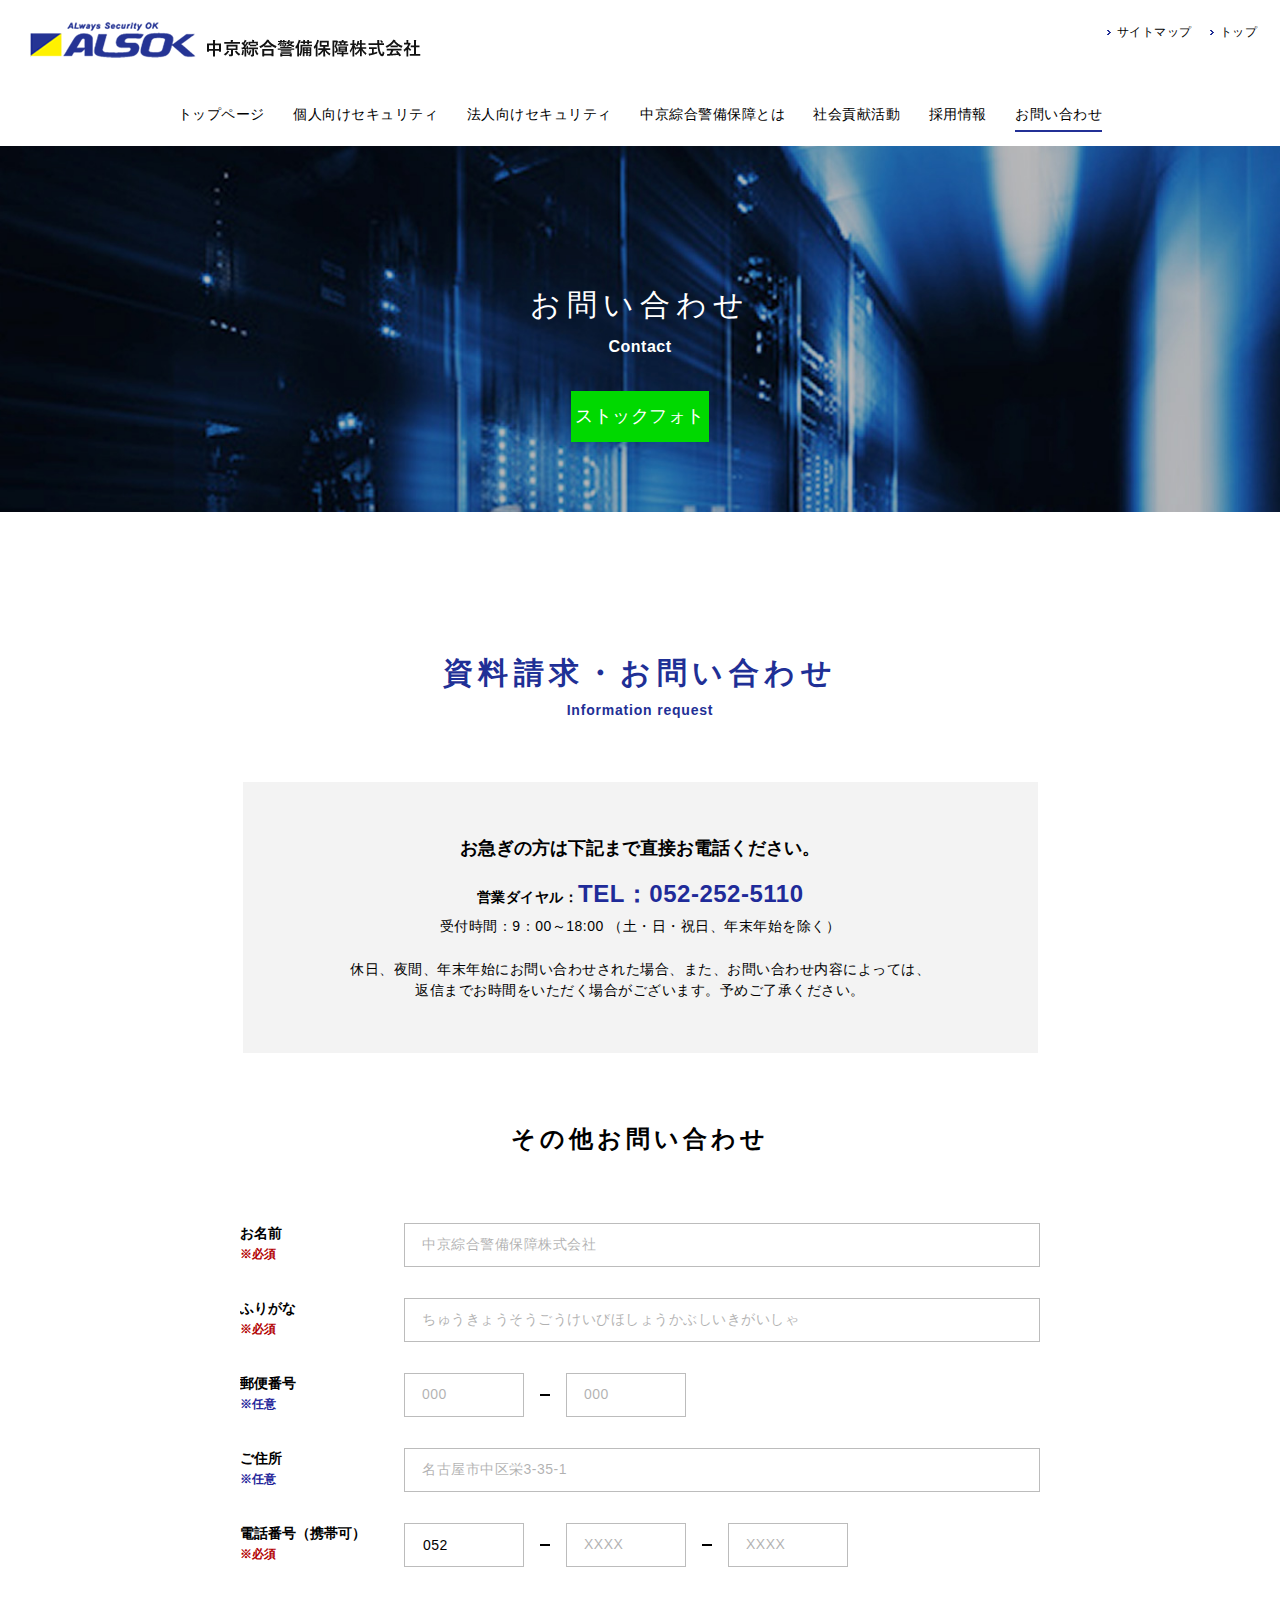
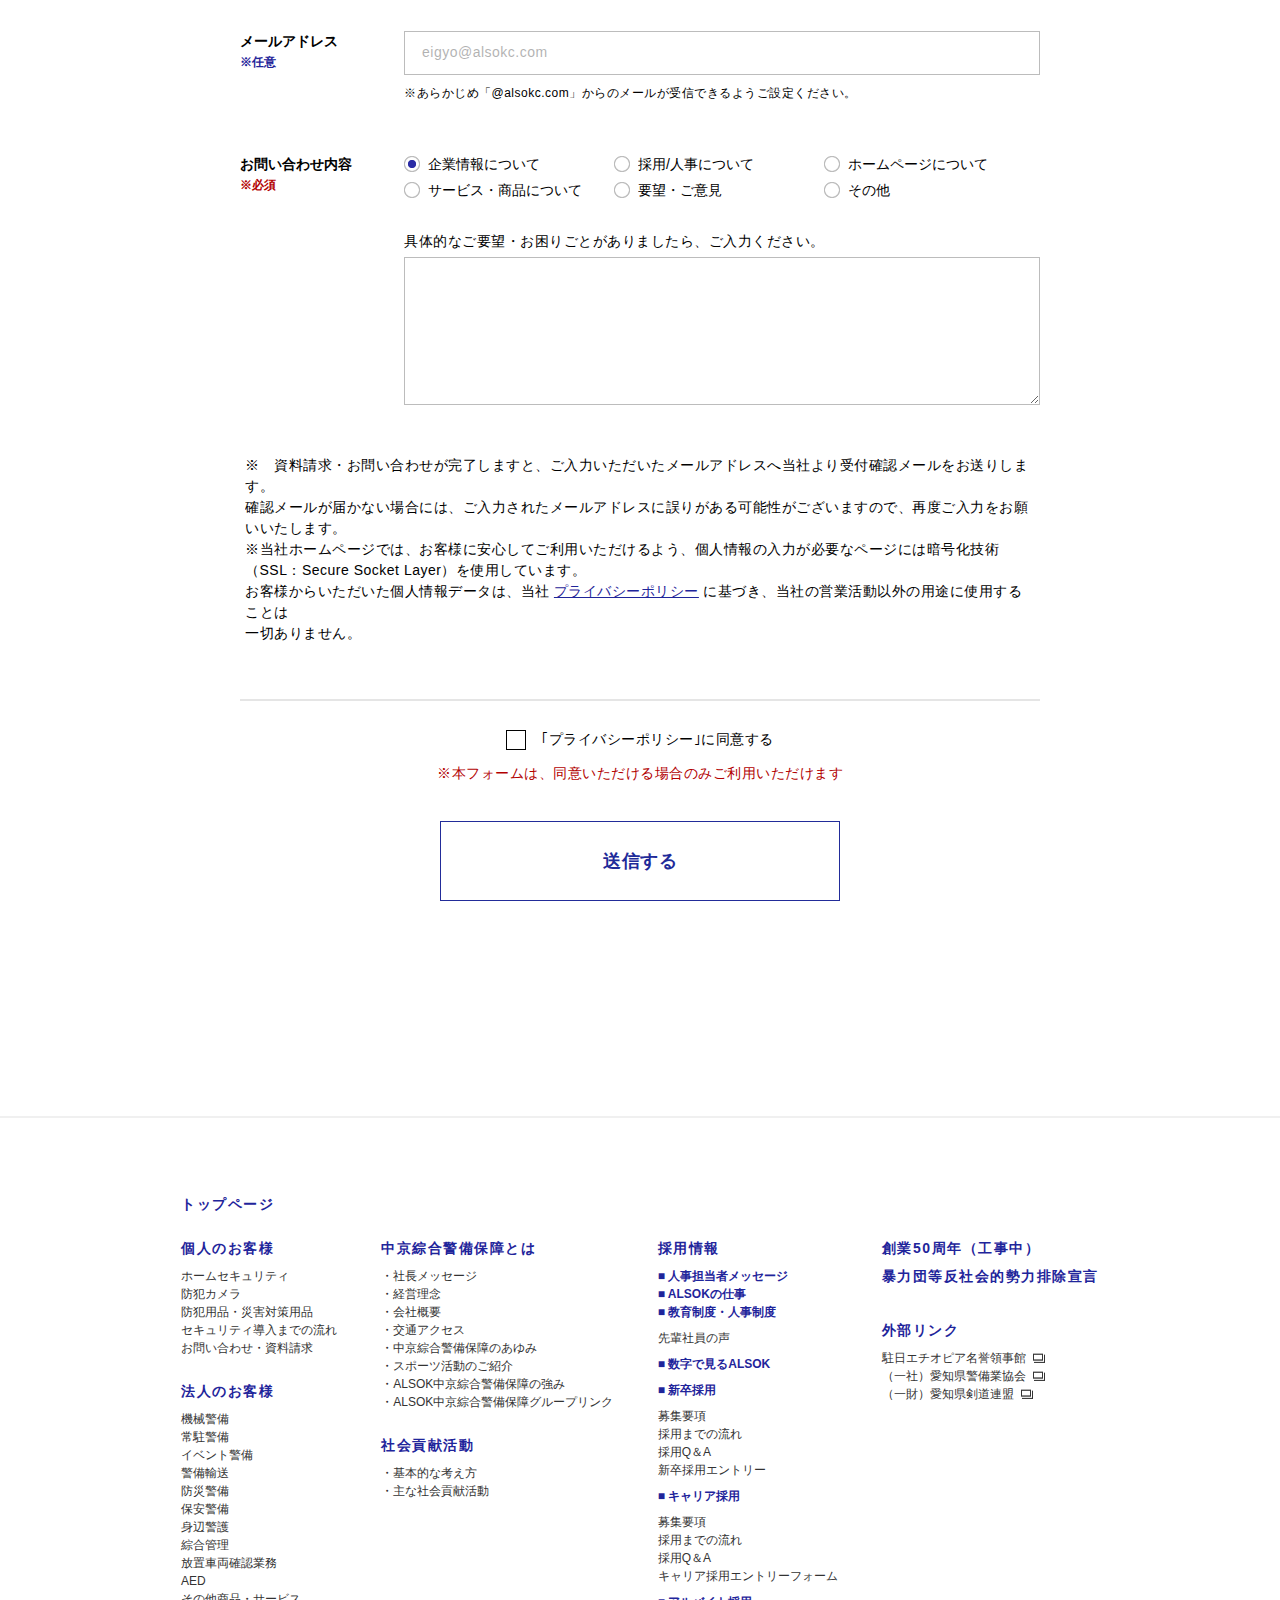
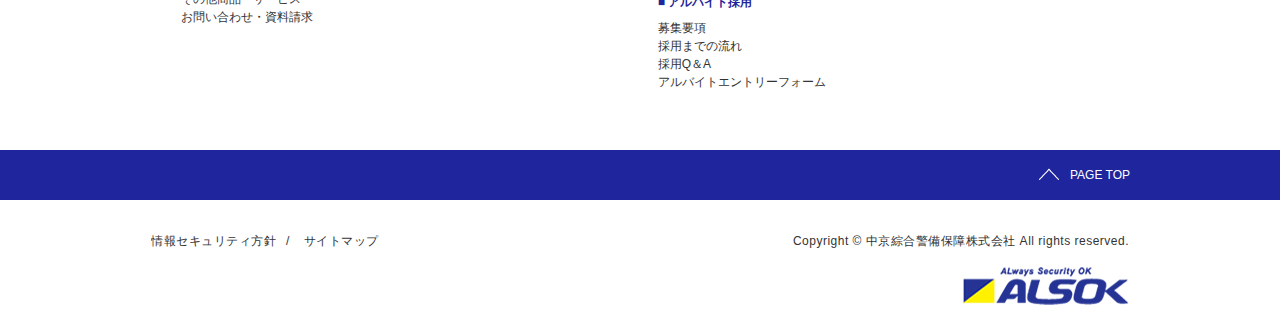
<file: markup/template/contact.html>
<!DOCTYPE html PUBLIC "-//W3C//DTD XHTML 1.0 Transitional//EN" "http://www.w3.org/TR/xhtml1/DTD/xhtml1-transitional.dtd">
<!--[if lt IE 7 ]> <html xmlns="http://www.w3.org/1999/xhtml" class="ie6"> <![endif]-->
<!--[if IE 7 ]> <html xmlns="http://www.w3.org/1999/xhtml" class="ie7"> <![endif]-->
<!--[if IE 8 ]> <html xmlns="http://www.w3.org/1999/xhtml" class="ie8"> <![endif]-->
<!--[if IE 9 ]> <html xmlns="http://www.w3.org/1999/xhtml" class="ie9"> <![endif]-->
<!--[if (gt IE 9)|!(IE)]><!--> <html xmlns="http://www.w3.org/1999/xhtml" lang="ja"> <!--<![endif]-->
<head>
<meta http-equiv="Content-Type" content="text/html; charset=UTF-8" />
<meta name="keywords" content="中京,綜合,警備,保障,中京綜合警備保障,ALSOK,アルソック,機械警備,警備輸送業務,常駐警備業務,防災警備業務,綜合管理,ホームセキュリティ,防犯,セキュリティ" />
<meta name="description" content="中部地区安全管理システムを商品の中核とした警備会社、中京綜合警備保障 ALSOKホームページ。採用情報あり" />
<meta http-equiv="Content-Style-Type" content="text/css" />
<meta http-equiv="X-UA-Compatible" content="IE=edge"/>
<!--OGPタグ-->
<meta property="og:title" content="★"/>
<meta property="og:type" content="website"/>
<!-- <meta property="og:url" content="★"/> -->
<meta property="og:image" content="★"/>
<meta property="og:site_name" content="★"/>
<meta property="fb:admins" content="100002247945655"/>
<meta property="og:description" content="★"/>
<meta name="viewport" content="width=device-width,user-scalable=no,initial-scale=1,maximum-scale=1, minimum-scale=1" />
<title>ALSOK 中京綜合警備保障｜安全な街を、未来の子供たちへ。</title>
<!--OGPタグ-->
<link rel="stylesheet" type="text/css" href="../common/css/swiper.min.css" media="all" />
<link rel="stylesheet" type="text/css" href="../common/css/jcf.css" media="all" />
<link rel="stylesheet" type="text/css" href="../common/css/common.css" media="all" />
<link rel="stylesheet" type="text/css" href="../common/css/ic.css" media="all" />
<link rel="stylesheet" type="text/css" href="../common/css/each.css" media="all" />
<link rel="stylesheet" type="text/css" href="../common/css/each_pc.css" media="all" />
<link rel="stylesheet" type="text/css" href="../common/css/each_sp.css" media="all" />
<link rel="shortcut icon" href="" />
<script type="text/javascript" src="../common/js/jquery.min.js" charset="utf-8"></script>
<script type="text/javascript" src="../common/js/ic.js"></script>
<script type="text/javascript" src="../common/js/custom.js"></script>
<script type="text/javascript" src="../common/js/swiper.min.js"></script>
<script type="text/javascript" src="../common/js/placeholder.js"></script>
<script type="text/javascript" src="../common/js/jcf.js"></script>
<script type="text/javascript" src="../common/js/jcf.radio.js"></script>
<script type="text/javascript" src="../common/js/jcf.checkbox.js"></script>
<script type="text/javascript" src="../common/js/each.js"></script>
<script>
	$(function() {
		jcf.replaceAll();
	});
</script>
</head>

<body id="contact">
<!--アナリティクスここから-->
<!--アナリティクス-->

	<!--wrapperここから-->
	<div id="wrapper">
		<!--ヘッダここから-->
		<div id="header">
			<div class="top_bar">
				<h1 class="logo"><a href="">Always Security OK | 中京綜合警備保障株式会社</a></h1>
				<ul class="top_links">
					<li><a href="">サイトマップ</a></li>
					<li><a href="">トップ</a></li>
				</ul>
				<a href="" class="mobile_opener sp"><span>Open Menu</span></a>
			</div>
			<!-- pc navigation begin -->
			<div class="nav pc">
				<ul id="dropmenu">
					<li><a href="">トップページ</a></li>					<li><a href="">個人向けセキュリティ</a></li>					<li><a href="">法人向けセキュリティ</a></li>					<li><a href="">中京綜合警備保障とは</a></li>					<li><a href="">社会貢献活動</a></li>					<li><a href="">採用情報</a></li>					<li class="active">
						<a href="">お問い合わせ</a>
						<ul>
							<li><a href="">個人のお客様</a></li>							<li><a href="">法人のお客様</a></li>							<li><a href="">その他お問い合わせ</a></li>
						</ul>
					</li>
				</ul>
			</div>
			<!-- pc navigation end -->
			<!-- sp navigation begin -->
			<div class="nav sp">
				<div class="menu">
					<div class="hold">
						<h4><a href="">トップページ</a></h4>
						<div class="slide_block">
							<a href="" class="slide_link">個人のお客様</a>
							<div class="slide_box">
								<ul>									<li><a href="">ホームセキュリティ</a></li>									<li><a href="">防犯カメラ</a></li>									<li><a href="">防犯用品・災害対策用品</a></li>									<li><a href="">セキュリティ導入までの流れ</a></li>									<li><a href="">お問い合わせ・資料請求</a></li>								</ul>
							</div>
						</div>
						<div class="slide_block">
							<a href="" class="slide_link">法人のお客様</a>
							<div class="slide_box">
								<ul>
									<li><a href="">機械警備</a></li>
									<li><a href="">常駐警備</a></li>
									<li><a href="">イベント警備</a></li>
									<li><a href="">警備輸送</a></li>
									<li><a href="">防災警備</a></li>
									<li><a href="">保安警備</a></li>
									<li><a href="">身辺警護</a></li>
									<li><a href="">綜合管理</a></li>
									<li><a href="">放置車両確認業務</a></li>
									<li><a href="">AED</a></li>
									<li><a href="">その他商品・サービス</a></li>
									<li><a href="">お問い合わせ・資料請求</a></li>
								</ul>
							</div>
						</div>
						<div class="slide_block">
							<a href="" class="slide_link">中京綜合警備保障とは</a>
							<div class="slide_box">
								<ul>
									<li><a href="">社長メッセージ</a></li>
									<li><a href="">経営理念</a></li>
									<li><a href="">会社概要</a></li>
									<li><a href="">交通アクセス</a></li>
									<li><a href="">中京綜合警備保障のあゆみ</a></li>
									<li><a href="">スポーツ活動のご紹介</a></li>									<li><a href="">ALSOK中京綜合警備保障の強み</a></li>
									<li><a href="">ALSOK中京綜合警備保障<br />グループリンク</a></li>
								</ul>
							</div>
						</div>
						<div class="slide_block">
							<a href="" class="slide_link">社会貢献活動</a>
							<div class="slide_box">
								<ul>
									<li><a href="">基本的な考え方</a></li>
									<li><a href="">主な社会貢献活動</a></li>
								</ul>
							</div>
						</div>
						<div class="slide_block">
							<a href="" class="slide_link">採用情報</a>
							<div class="slide_box">
								<ul>
									<li><a href="">人事担当者メッセージ</a></li>
									<li><a href="">ALSOKの仕事</a></li>
									<li><a href="">教育制度・人事制度</a></li>
									<li><a href="">先輩社員の声</a></li>
									<li><a href="">数字で見るALSOK</a></li>
									<li><a href="">新卒採用</a></li>
									<li><a href="">キャリア採用</a></li>
									<li><a href="">アルバイト採用</a></li>
								</ul>
							</div>
						</div>
						<h4><a href="">創業50周年（工事中）</a></h4>
						<h4><a href="">暴力団等反社会的勢力排除宣言</a></h4>
						<div class="slide_block">
							<a href="" class="slide_link">外部リンク</a>
							<div class="slide_box">
								<ul>
									<li><a class="icon" href="">駐日エチオピア名誉領事館</a></li>
									<li><a class="icon" href="">（一社）愛知県警備業協会</a></li>
									<li><a class="icon" href="">（一財）愛知県剣道連盟</a></li>
								</ul>
							</div>
						</div>
					</div>
				</div>
			</div>
			<!-- sp navigation end -->
		</div>
		<div class="bg sp"></div>
		<!--ヘッダ-->
		<!--コンテンツここから-->
		<div id="contents" class="clearfix">
			<!--メインエリアここから-->
			<div id="main">
				<!-- title banner begin -->
				<div class="title_banner">
					<img class="pc" src="../common/img/bouryokudan/title_banner_pc_img.jpg" alt="image description" />
					<img class="sp" src="../common/img/bouryokudan/title_banner_sp_img.jpg" alt="image description" />
					<div class="text">
						<h2>お問い合わせ</h2>
						<p>Contact</p>
						<a href="" class="button green">ストックフォト</a>
					</div>
				</div>
				<!-- title banner end -->
				<!-- contact box begin -->
				<div class="contact_box">
					<h2>資料請求・お問い合わせ</h2>
					<h3>Information request</h3>
					<div class="tel_box">
						<h5>お急ぎの方は下記まで直接お電話ください。</h5>
						<p class="tel"><span>営業ダイヤル：</span><a href="">TEL：052‐252‐5110</a></p>
						<p><span>受付時間：9：00～18:00 </span>（土・日・祝日、年末年始を除く）</p>
						<p><span>休日、夜間、年末年始に</span><span>お問い合わせされた場合、</span>また、お問い合わせ内容によっては、<br /><span>返信までお時間をいただく場合がございます。</span>予めご了承ください。</p>
					</div>
					<h4>その他お問い合わせ</h4>
					<div class="form">
						<form action="#">
							<div class="row">
								<label for="name">お名前 <span class="required">※必須</span></label>
								<div class="holder">
									<div class="input_text">
										<input id="name" type="text" placeholder="中京綜合警備保障株式会社" />
									</div>
								</div>
							</div>
							<div class="row">
								<label for="phonetic">ふりがな <span class="required">※必須</span></label>
								<div class="holder">
									<div class="input_text">
										<input id="phonetic" type="text" placeholder="ちゅうきょうそうごうけいびほしょうかぶしいきがいしゃ" />
									</div>
								</div>
							</div>
							<div class="row">
								<label for="postal">郵便番号 <span class="any">※任意</span></label>
								<div class="holder">
									<div class="short input_text">
										<input id="postal" type="text" placeholder="000" />
									</div>
									<span class="separator">-</span>
									<div class="short input_text">
										<input type="text" placeholder="000" />
									</div>
								</div>
							</div>
							<div class="row">
								<label for="address">ご住所 <span class="any">※任意</span></label>
								<div class="holder">
									<div class="input_text">
										<input id="address" type="text" placeholder="名古屋市中区栄3‐35‐1" />
									</div>
								</div>
							</div>
							<div class="row phone">
								<label for="phone">電話番号（携帯可） <span class="required">※必須</span></label>
								<div class="holder">
									<div class="short input_text">
										<input type="text" value="052" />
									</div>
									<span class="separator">-</span>
									<div class="short input_text">
										<input id="phone" type="text" placeholder="XXXX" />
									</div>
									<span class="separator">-</span>
									<div class="short input_text last">
										<input type="text" placeholder="XXXX" />
									</div>
								</div>
							</div>
							<div class="row">
								<label for="email">メールアドレス <span class="any">※任意</span></label>
								<div class="holder">
									<div class="input_text">
										<input id="email" type="text" placeholder="eigyo@alsokc.com" />
									</div>
									<p class="notes">※あらかじめ「@alsokc.com」からのメールが受信できるようご設定ください。</p>
								</div>
							</div>
							<div class="row">
								<label>お問い合わせ内容 <span class="required">※必須</span></label>
								<div class="holder">
									<ul class="radio_list">
										<li>
											<input id="radio1" type="radio" name="radio1" checked="checked" />
											<label for="radio1">企業情報について</label>
										</li>
										<li>
											<input id="radio2" type="radio" name="radio1" />
											<label for="radio2">採用/人事について</label>
										</li>
										<li>
											<input id="radio3" type="radio" name="radio1" />
											<label for="radio3">ホームページについて</label>
										</li>
										<li>
											<input id="radio4" type="radio" name="radio1" />
											<label for="radio4">サービス・商品について</label>
										</li>
										<li>
											<input id="radio5" type="radio" name="radio1" />
											<label for="radio5">要望・ご意見</label>
										</li>
										<li>
											<input id="radio6" type="radio" name="radio1" />
											<label for="radio6">その他</label>
										</li>
									</ul>
									<p class="title">具体的なご要望・お困りごとがありましたら、ご入力ください。</p>
									<textarea cols="30" rows="10"></textarea>
								</div>
							</div>
							<div class="text">
								<p>※　資料請求・お問い合わせが完了しますと、ご入力いただいたメールアドレスへ当社より受付確認メールをお送りします。<br />
									確認メールが届かない場合には、ご入力されたメールアドレスに誤りがある可能性がございますので、再度ご入力をお願いいたします。<br />
									※当社ホームページでは、お客様に安心してご利用いただけるよう、個人情報の入力が必要なページには暗号化技術（SSL：Secure Socket Layer）を使用しています。<br />
									お客様からいただいた個人情報データは、当社 <a href="">プライバシーポリシー</a> に基づき、当社の営業活動以外の用途に使用することは<br />
									一切ありません。
								</p>
							</div>
							<div class="button-holder">
								<div class="check_row">
									<input id="agree" type="checkbox" />
									<label for="agree">｢プライバシーポリシー｣に同意する</label>
								</div>
								<p class="required-note">※本フォームは、同意いただける場合のみご利用いただけます</p>
								<input class="button" type="submit" value="送信する" />
							</div>
						</form>
					</div>
				</div>
				<!-- contact box end -->
			</div>
			<!--メインエリア-->
		</div>
		<!--コンテンツ-->
		<!-- フッターここから-->
		<div id="footer">
			<!-- footer links begin -->
			<div class="footer_links">
				<h3 class="pc"><a href="">トップページ</a></h3>
				<div class="links desktop">
					<div class="col">
						<h4><a href="">個人のお客様</a></h4>
						<ul>							<li><a href="">ホームセキュリティ</a></li>							<li><a href="">防犯カメラ</a></li>							<li><a href="">防犯用品・災害対策用品</a></li>							<li><a href="">セキュリティ導入までの流れ</a></li>							<li><a href="">お問い合わせ・資料請求</a></li>						</ul>
						<h4><a href="">法人のお客様</a></h4>
						<ul>
							<li><a href="">機械警備</a></li>
							<li><a href="">常駐警備</a></li>
							<li><a href="">イベント警備</a></li>
							<li><a href="">警備輸送</a></li>
							<li><a href="">防災警備</a></li>
							<li><a href="">保安警備</a></li>
							<li><a href="">身辺警護</a></li>
							<li><a href="">綜合管理</a></li>
							<li><a href="">放置車両確認業務</a></li>
							<li><a href="">AED</a></li>
							<li><a href="">その他商品・サービス</a></li>
							<li><a href="">お問い合わせ・資料請求</a></li>
						</ul>
					</div>
					<div class="col">
						<h4><a href="">中京綜合警備保障とは</a></h4>
						<ul>
							<li><a href="">・社長メッセージ</a></li>
							<li><a href="">・経営理念</a></li>
							<li><a href="">・会社概要</a></li>
							<li><a href="">・交通アクセス</a></li>
							<li><a href="">・中京綜合警備保障のあゆみ</a></li>
							<li><a href="">・スポーツ活動のご紹介</a></li>
							<li><a href="">・ALSOK中京綜合警備保障の強み</a></li>
							<li><a href="">・ALSOK中京綜合警備保障グループリンク</a></li>
						</ul>
						<h4><a href="">社会貢献活動</a></h4>
						<ul>
							<li><a href="">・基本的な考え方</a></li>
							<li><a href="">・主な社会貢献活動</a></li>
						</ul>
					</div>
					<div class="col">
						<h4><a href="">採用情報</a></h4>
						<ul class="blue">
							<li><a href="">■ 人事担当者メッセージ</a></li>							<li><a href="">■ ALSOKの仕事</a></li>							<li><a href="">■ 教育制度・人事制度</a></li>
						</ul>
						<ul class="inner">							<li><a href="">先輩社員の声</a></li>						</ul>
						<ul class="blue">
							<li><a href="">■ 数字で見るALSOK</a></li>
						</ul>
						<ul class="blue">
							<li><a href="">■ 新卒採用</a></li>
						</ul>
						<ul class="inner">
							<li><a href="">募集要項</a></li>
							<li><a href="">採用までの流れ</a></li>
							<li><a href="">採用Q＆A</a></li>
							<li><a href="">新卒採用エントリー</a></li>
						</ul>
						<ul class="blue">
							<li><a href="">■ キャリア採用</a></li>
						</ul>
						<ul class="inner">
							<li><a href="">募集要項</a></li>
							<li><a href="">採用までの流れ</a></li>
							<li><a href="">採用Q＆A</a></li>
							<li><a href="">キャリア採用エントリーフォーム</a></li>
						</ul>
						<ul class="blue">
							<li><a href="">■ アルバイト採用</a></li>
						</ul>
						<ul>
							<li><a href="">募集要項</a></li>
							<li><a href="">採用までの流れ</a></li>
							<li><a href="">採用Q＆A</a></li>
							<li><a href="">アルバイトエントリーフォーム</a></li>
						</ul>
					</div>
					<div class="col">
						<h4><a href="">創業50周年（工事中）</a></h4>
						<h4 class="bot_space"><a href="">暴力団等反社会的勢力排除宣言</a></h4>
						<h4><a href="">外部リンク</a></h4>
						<ul>
							<li><a class="icon" href="">駐日エチオピア名誉領事館</a></li>
							<li><a class="icon" href="">（一社）愛知県警備業協会</a></li>
							<li><a class="icon" href="">（一財）愛知県剣道連盟</a></li>
						</ul>
					</div>
				</div>
				<ul class="links sp">
					<li><a href="">トップページ</a></li>					<li><a href="">中京綜合警備保障とは</a></li>					<li><a href="">社会貢献活動</a></li>					<li><a href="">個人のお客様</a></li>					<li><a href="">採用情報</a></li>					<li><a href="">情報セキュリティ方針</a></li>					<li><a href="">サイトマップ</a></li>					<li><a href="">暴力団等反社会的勢力排除宣言</a></li>					<li><a href="">創業50周年（工事中）</a></li>
				</ul>
			</div>
			<!-- footer links end -->
			<a href="#contents" class="link_to_top">
				<span><span>PAGE TOP</span></span>
			</a>
			<div class="footer_bar">
				<div class="holder">
					<ul class="links">
						<li><a href="">情報セキュリティ方針</a><span class="sep">/</span></li>						<li><a href="">サイトマップ</a></li>
					</ul>
					<p class="copyright">Copyright &copy; 中京綜合警備保障株式会社 All rights reserved.</p>
				</div>				<strong class="footer_logo"><a href="">Always Security OK</a></strong>
			</div>
		</div>
		<!-- フッター-->
		<a href="#contents" class="link_to_top_fixed">PAGE TOP</a>
	</div>
	<!--wrapper-->
</body>
</html>
</file>
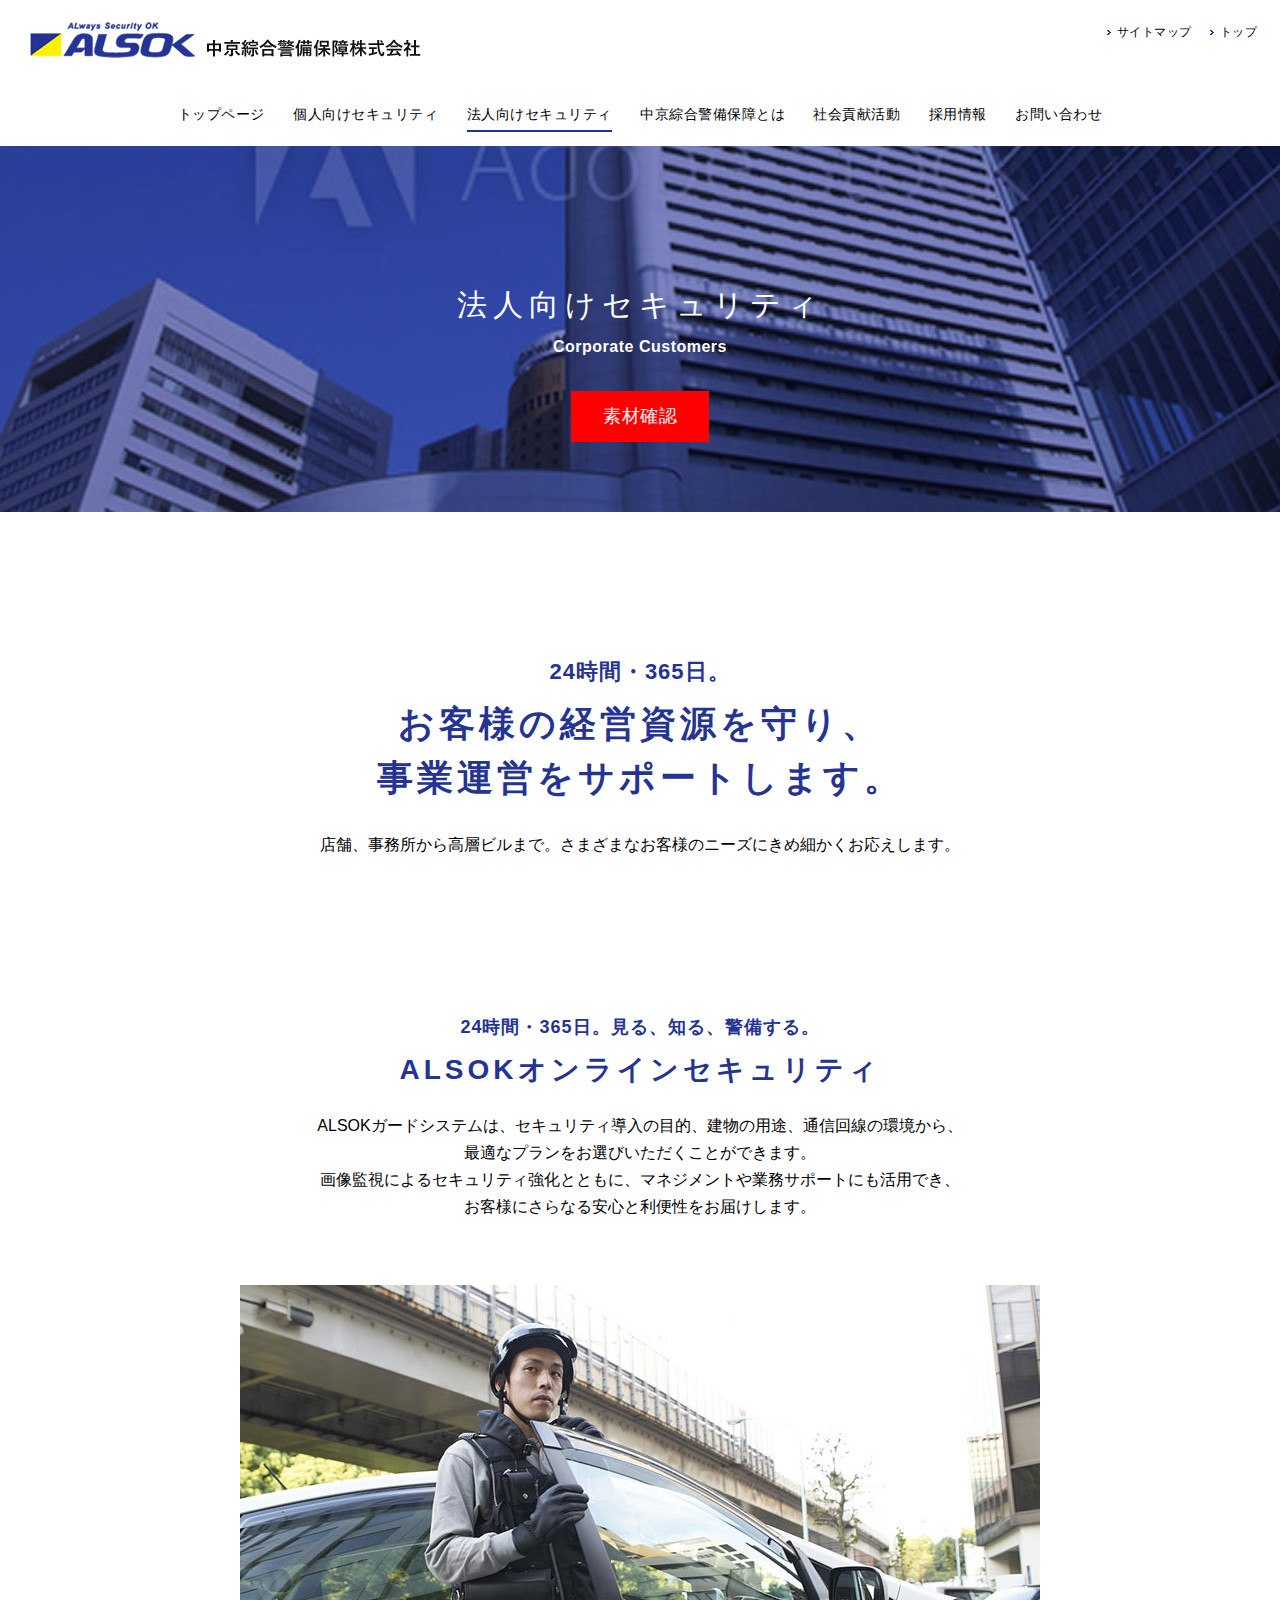
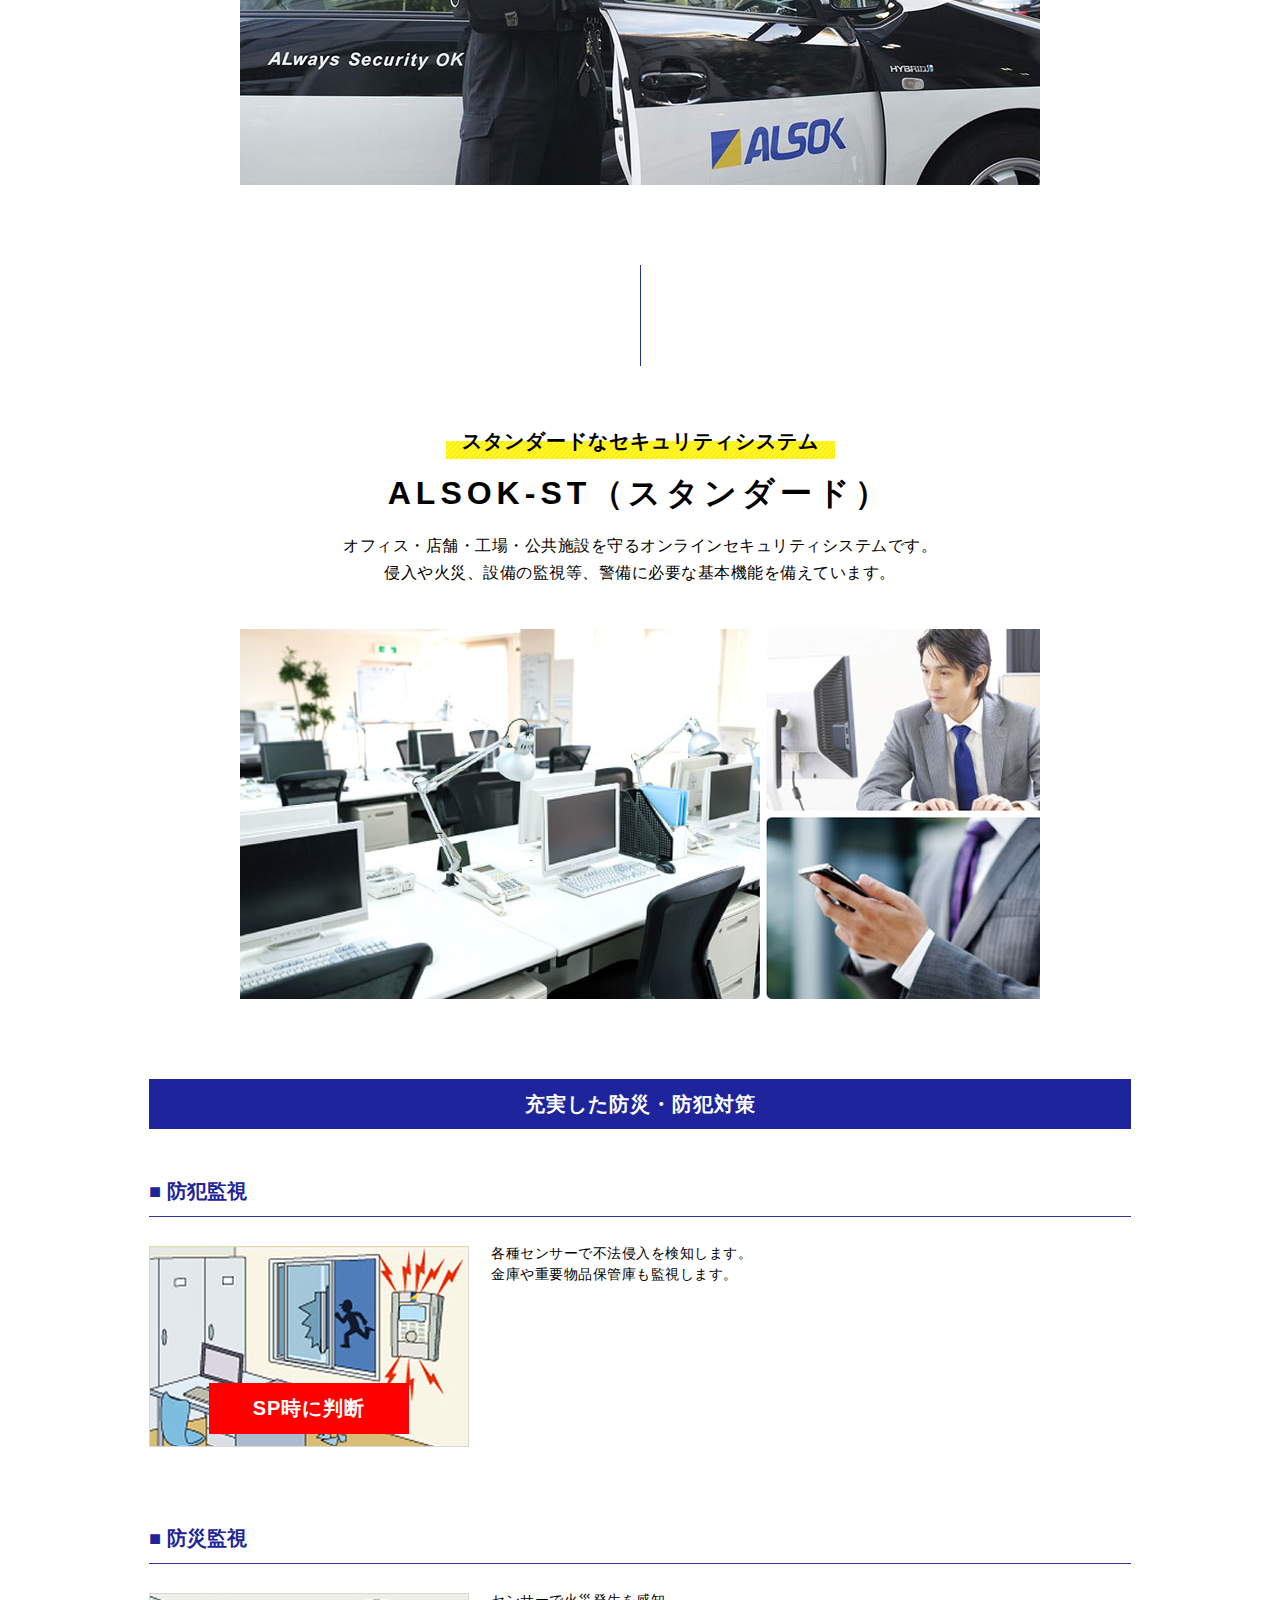
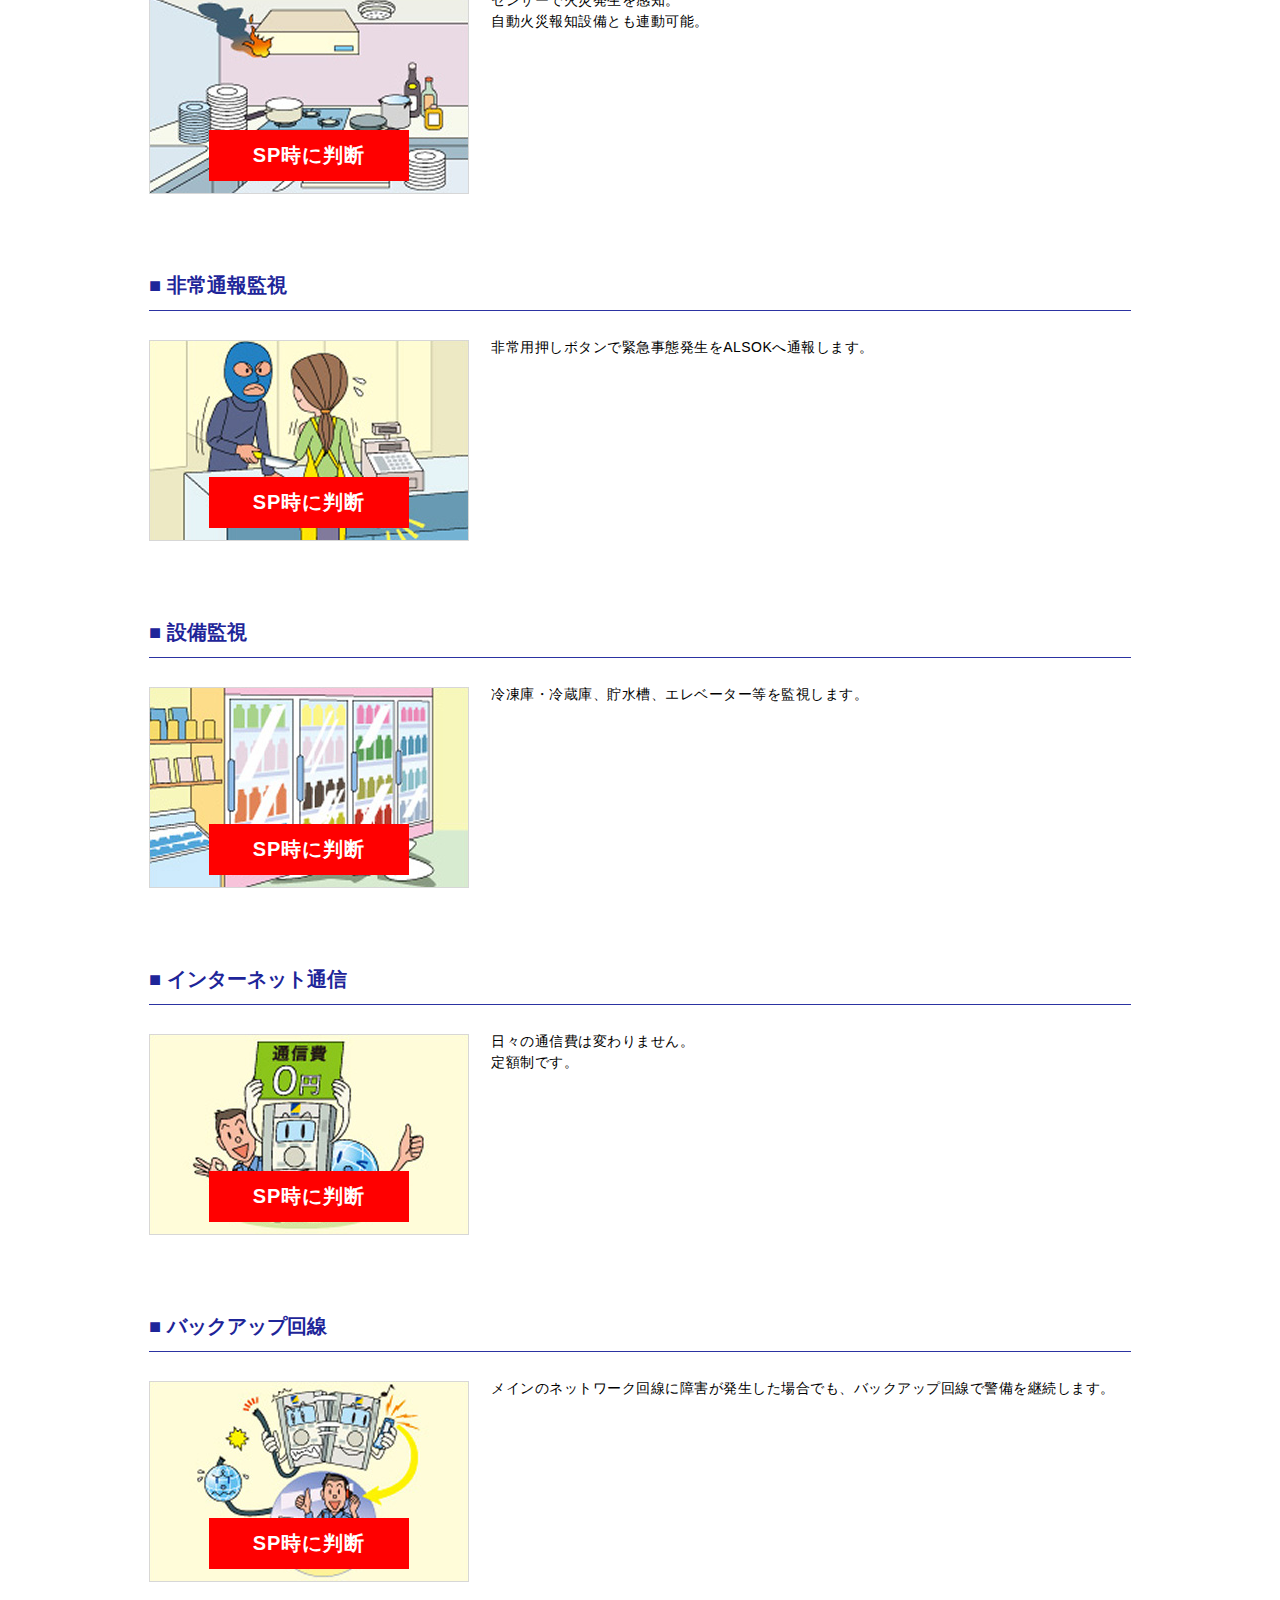
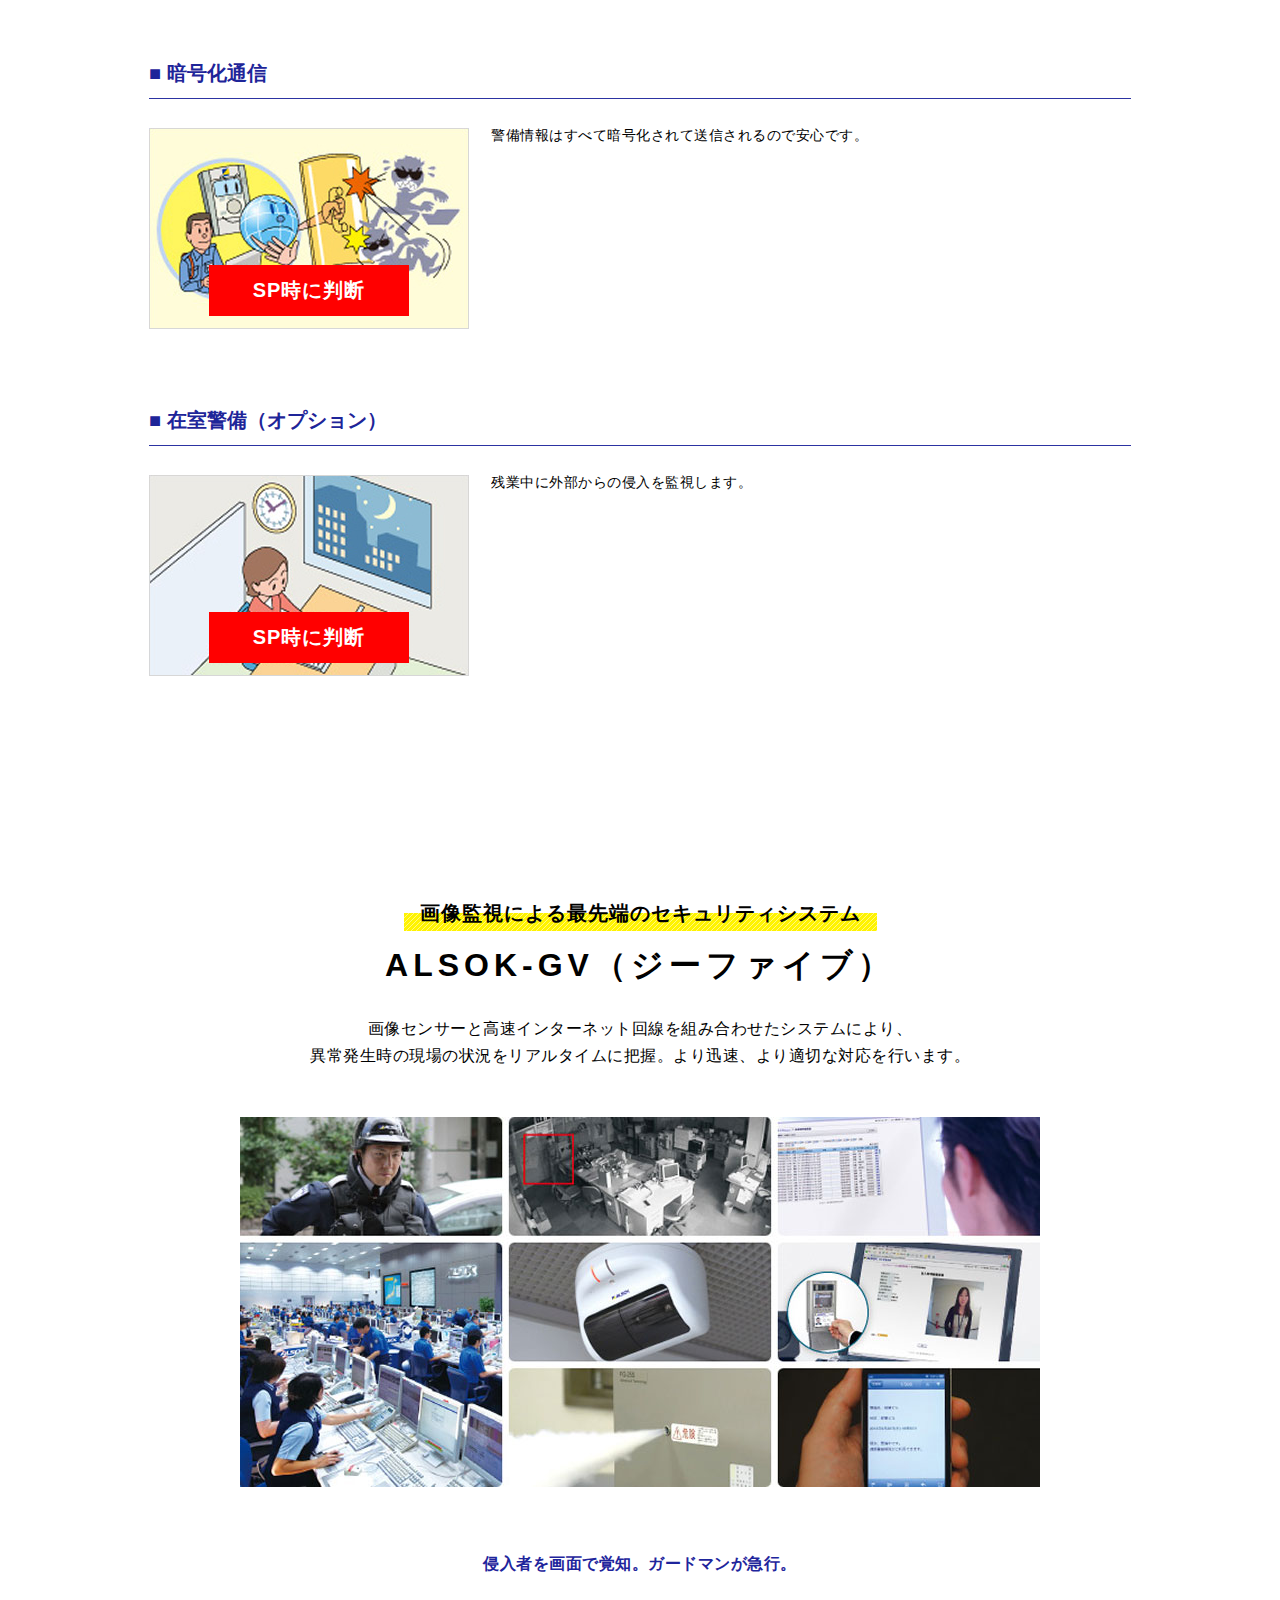
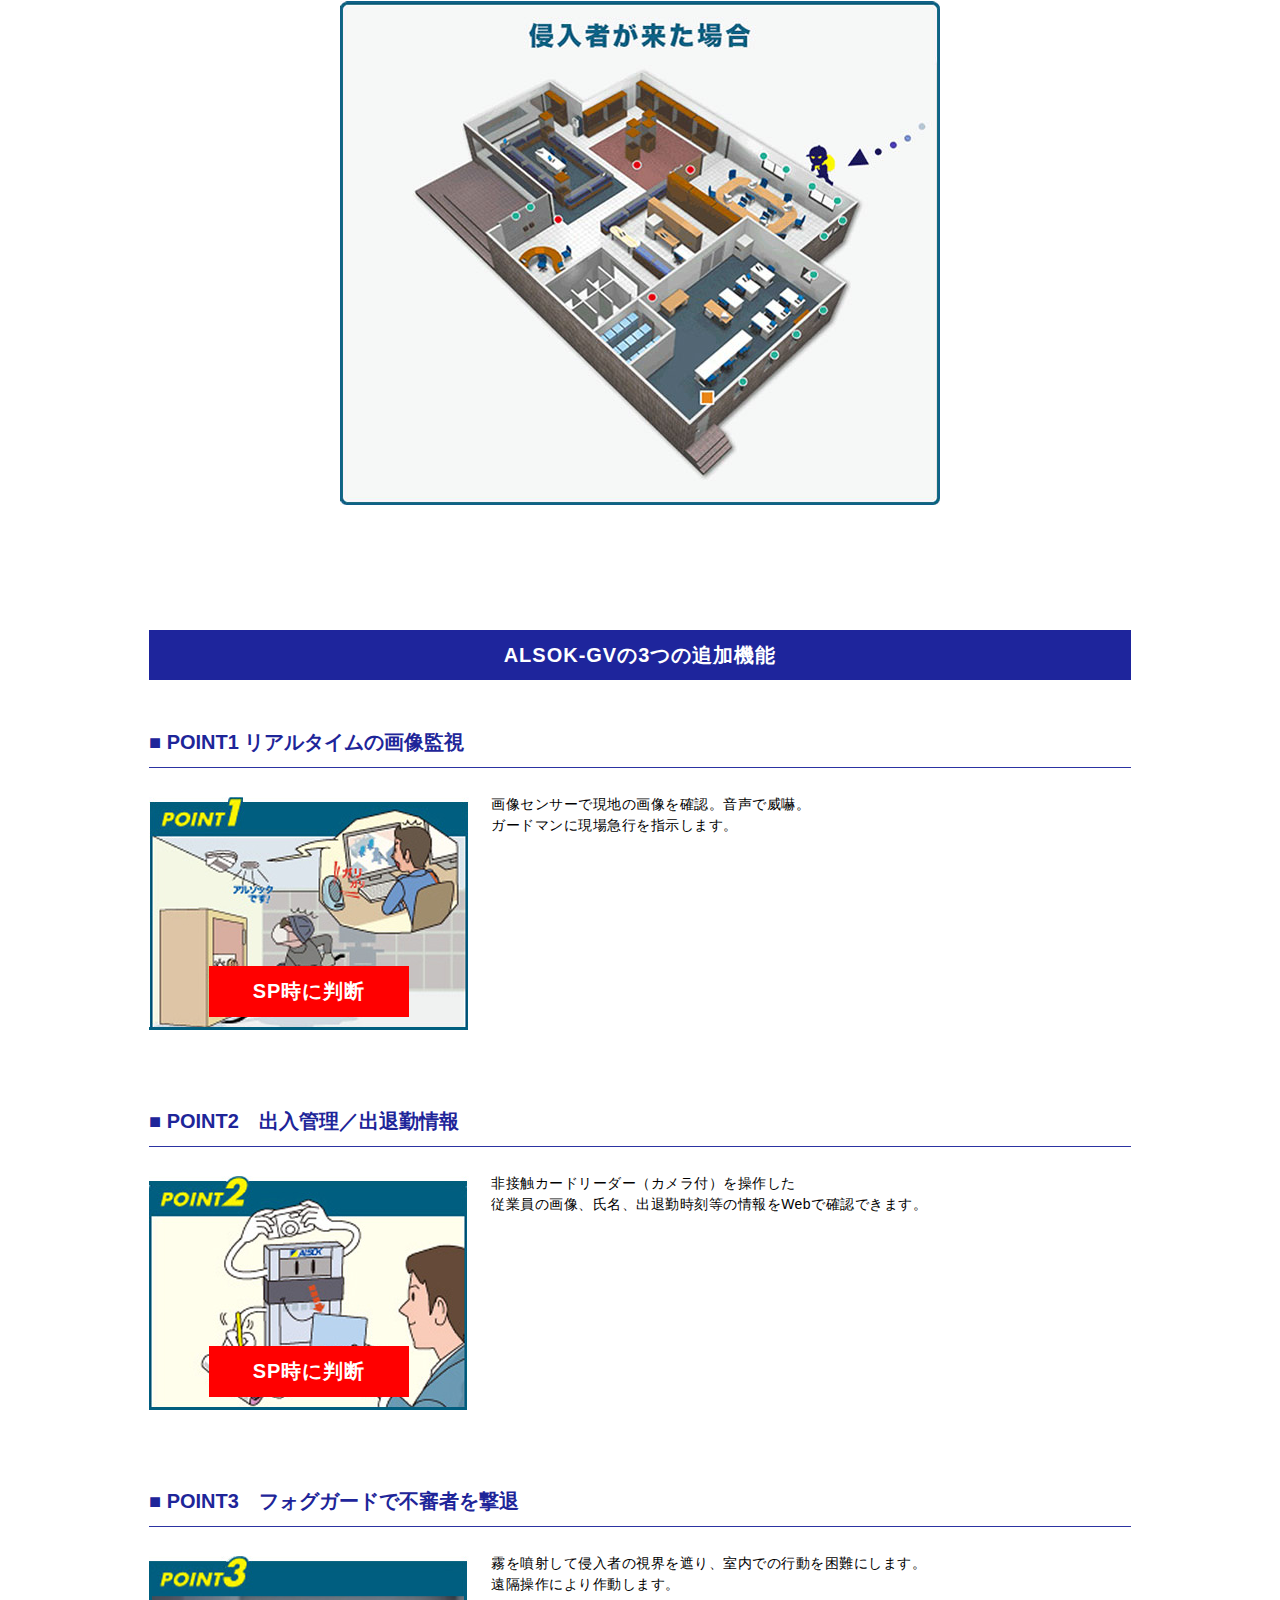
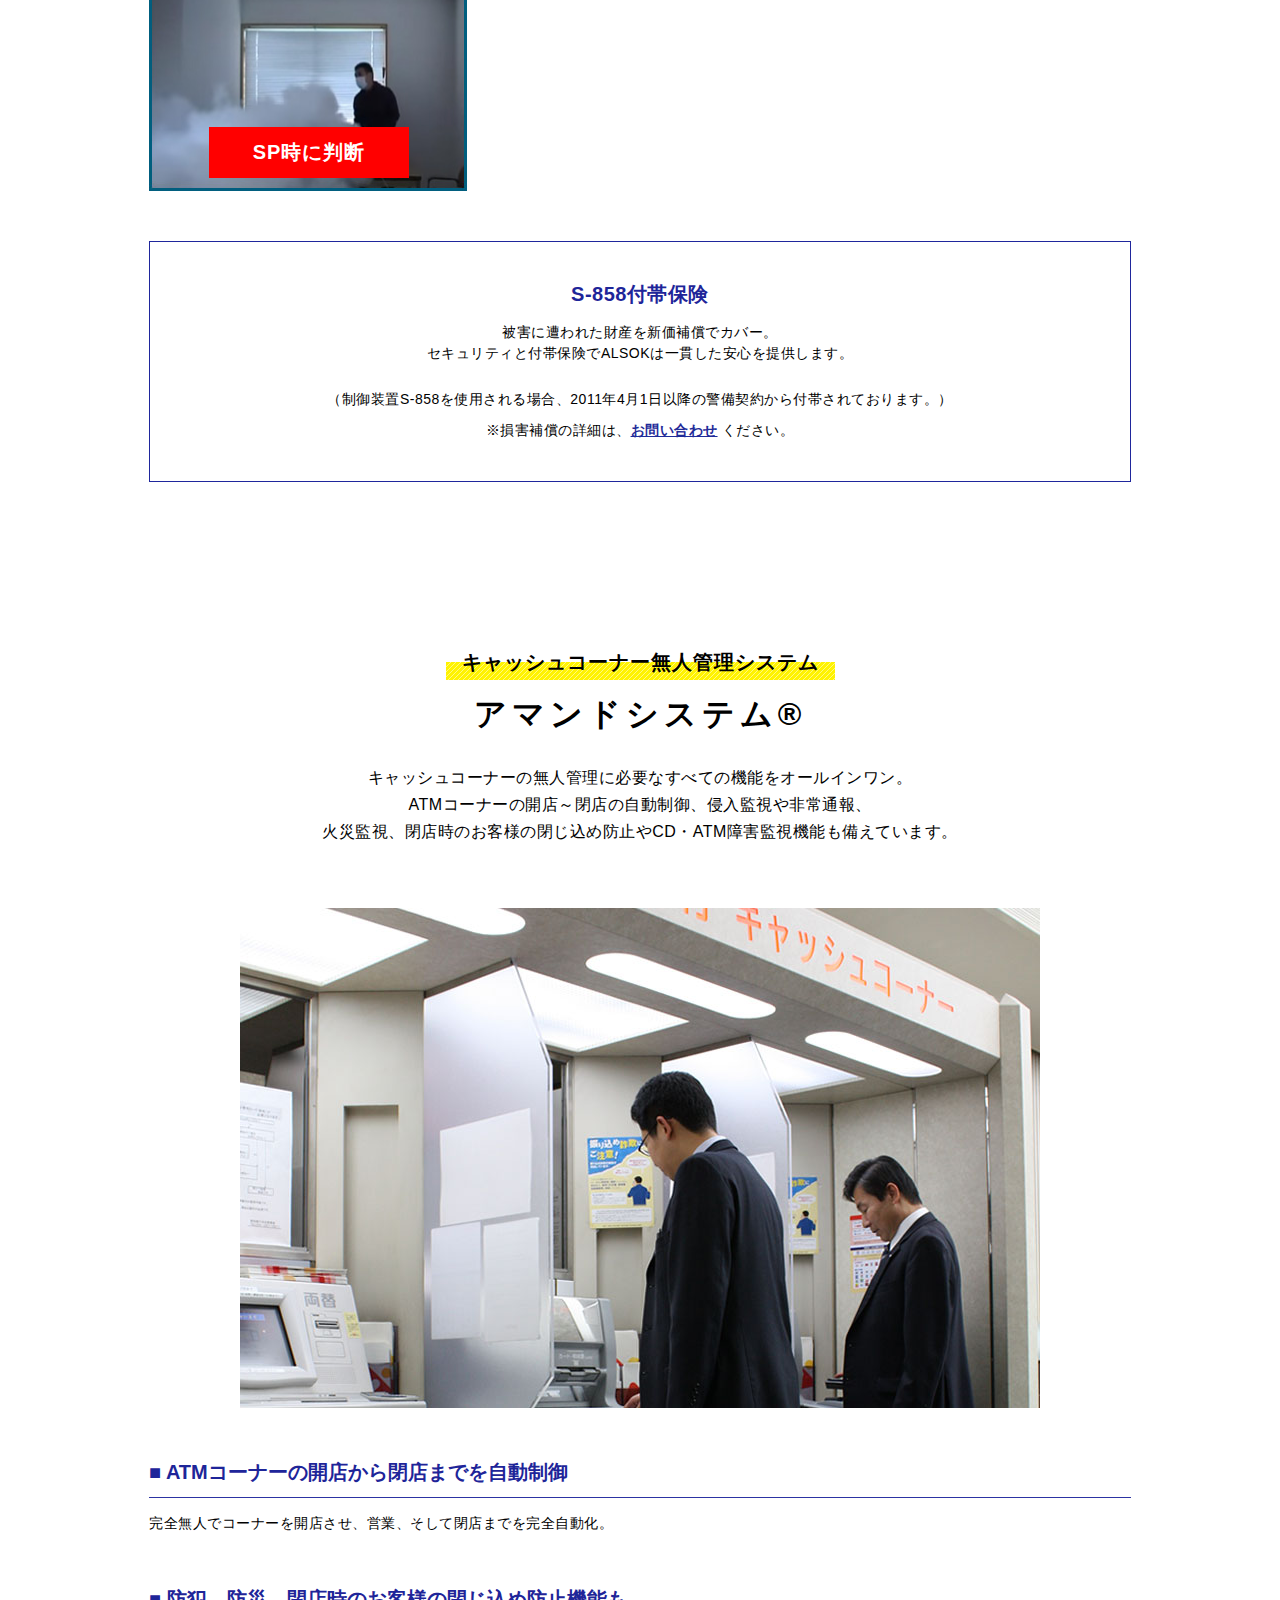
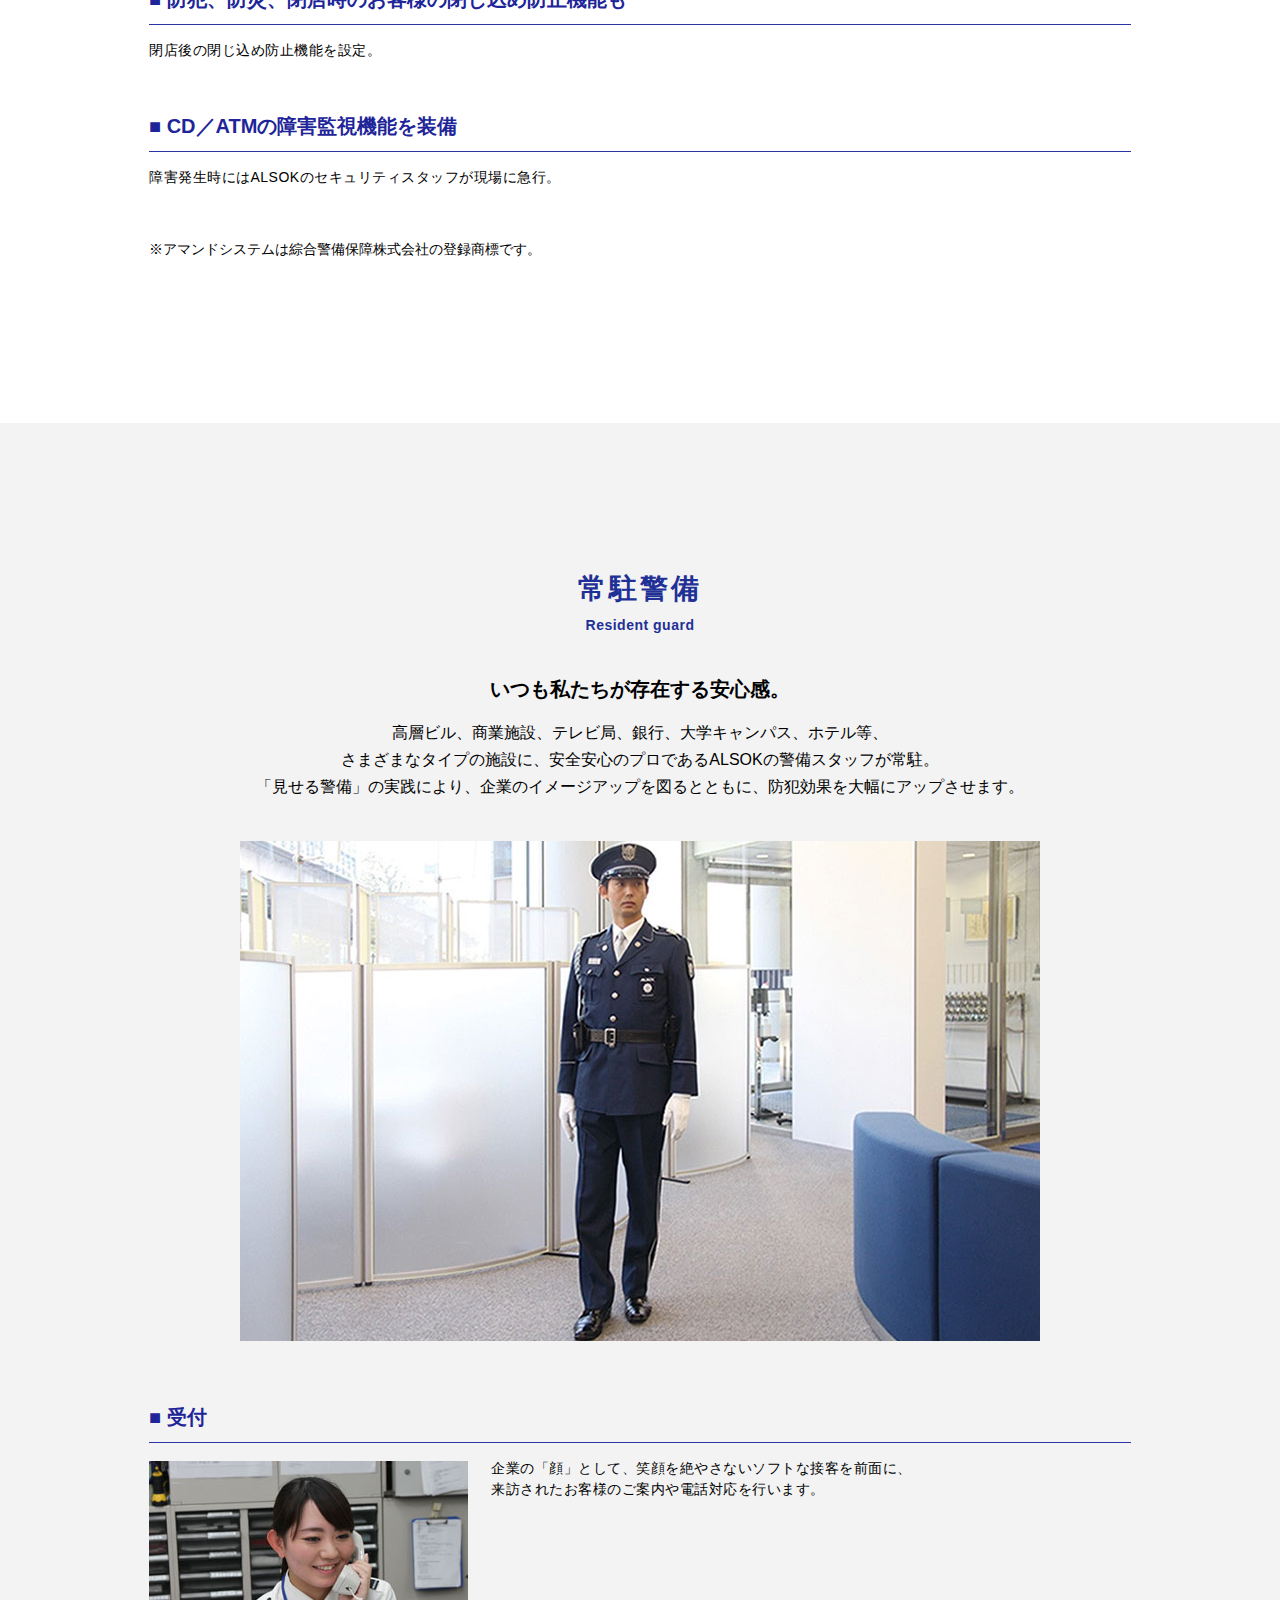
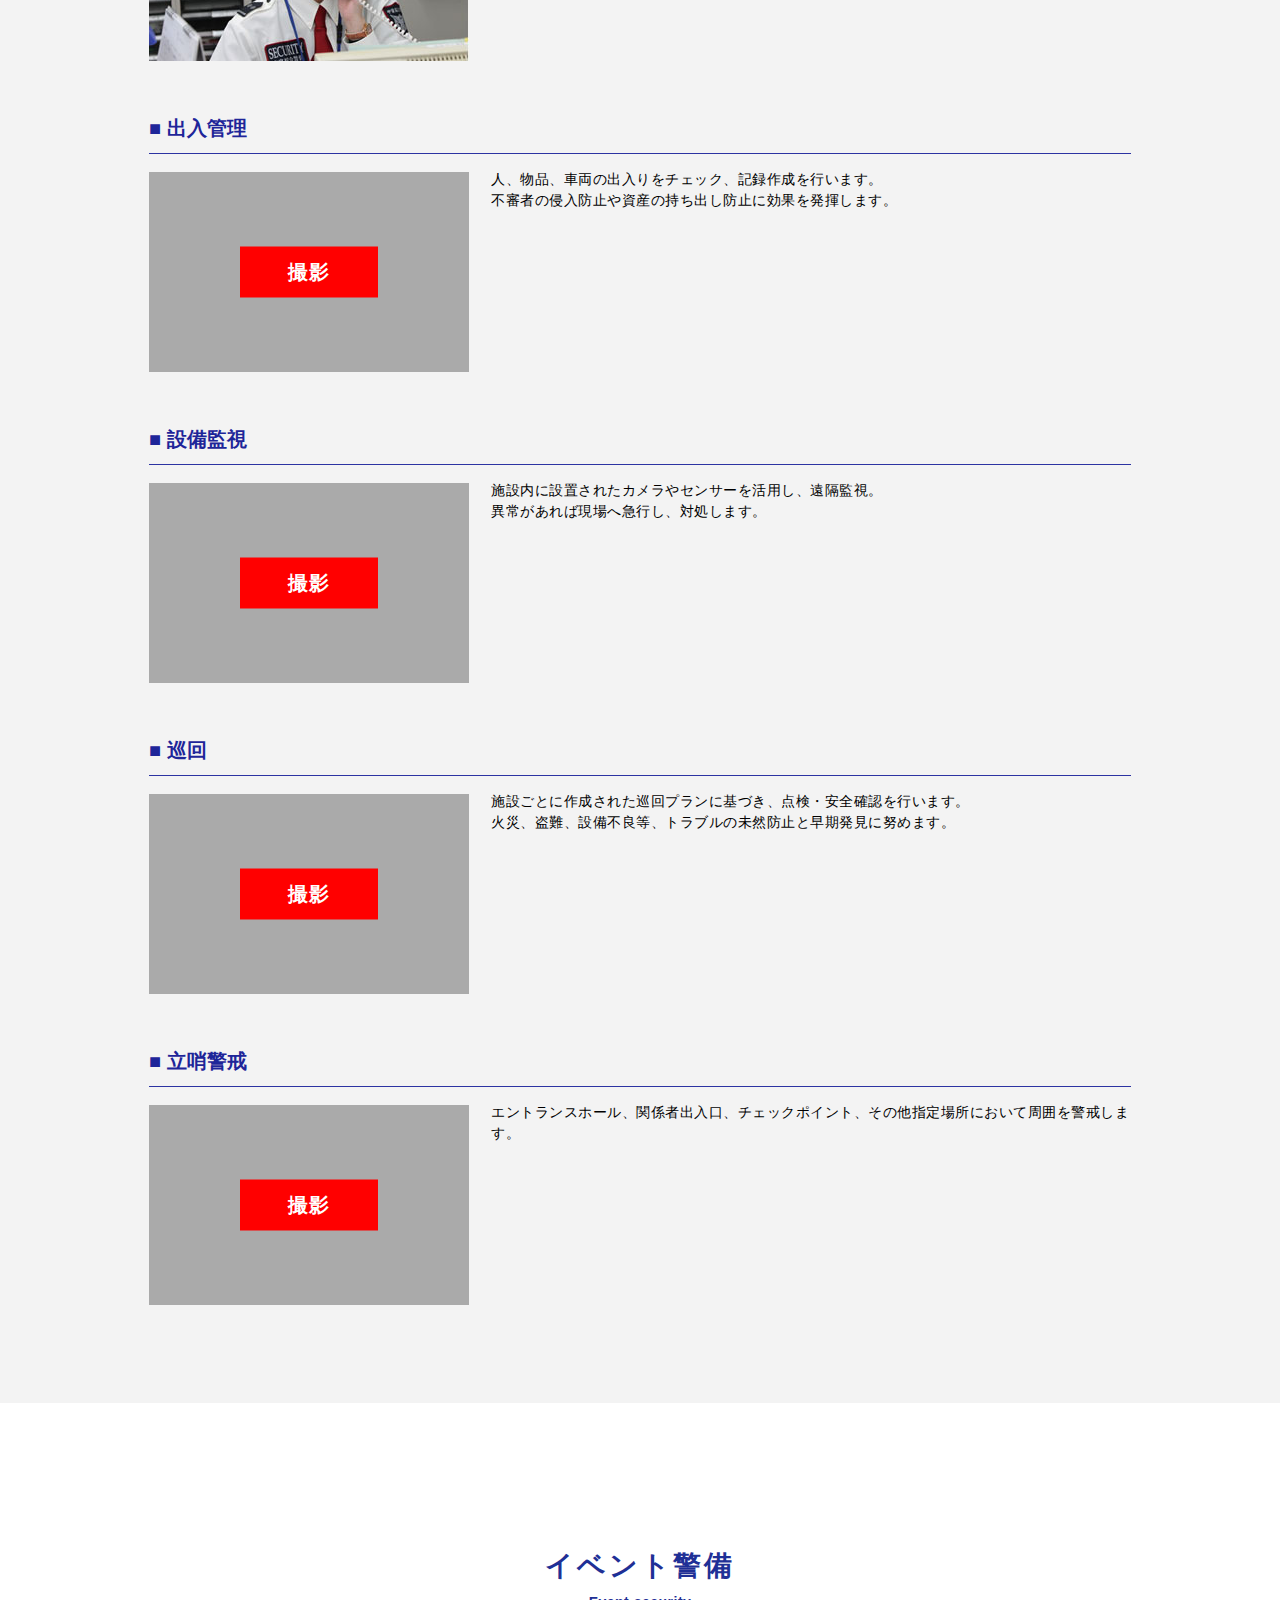
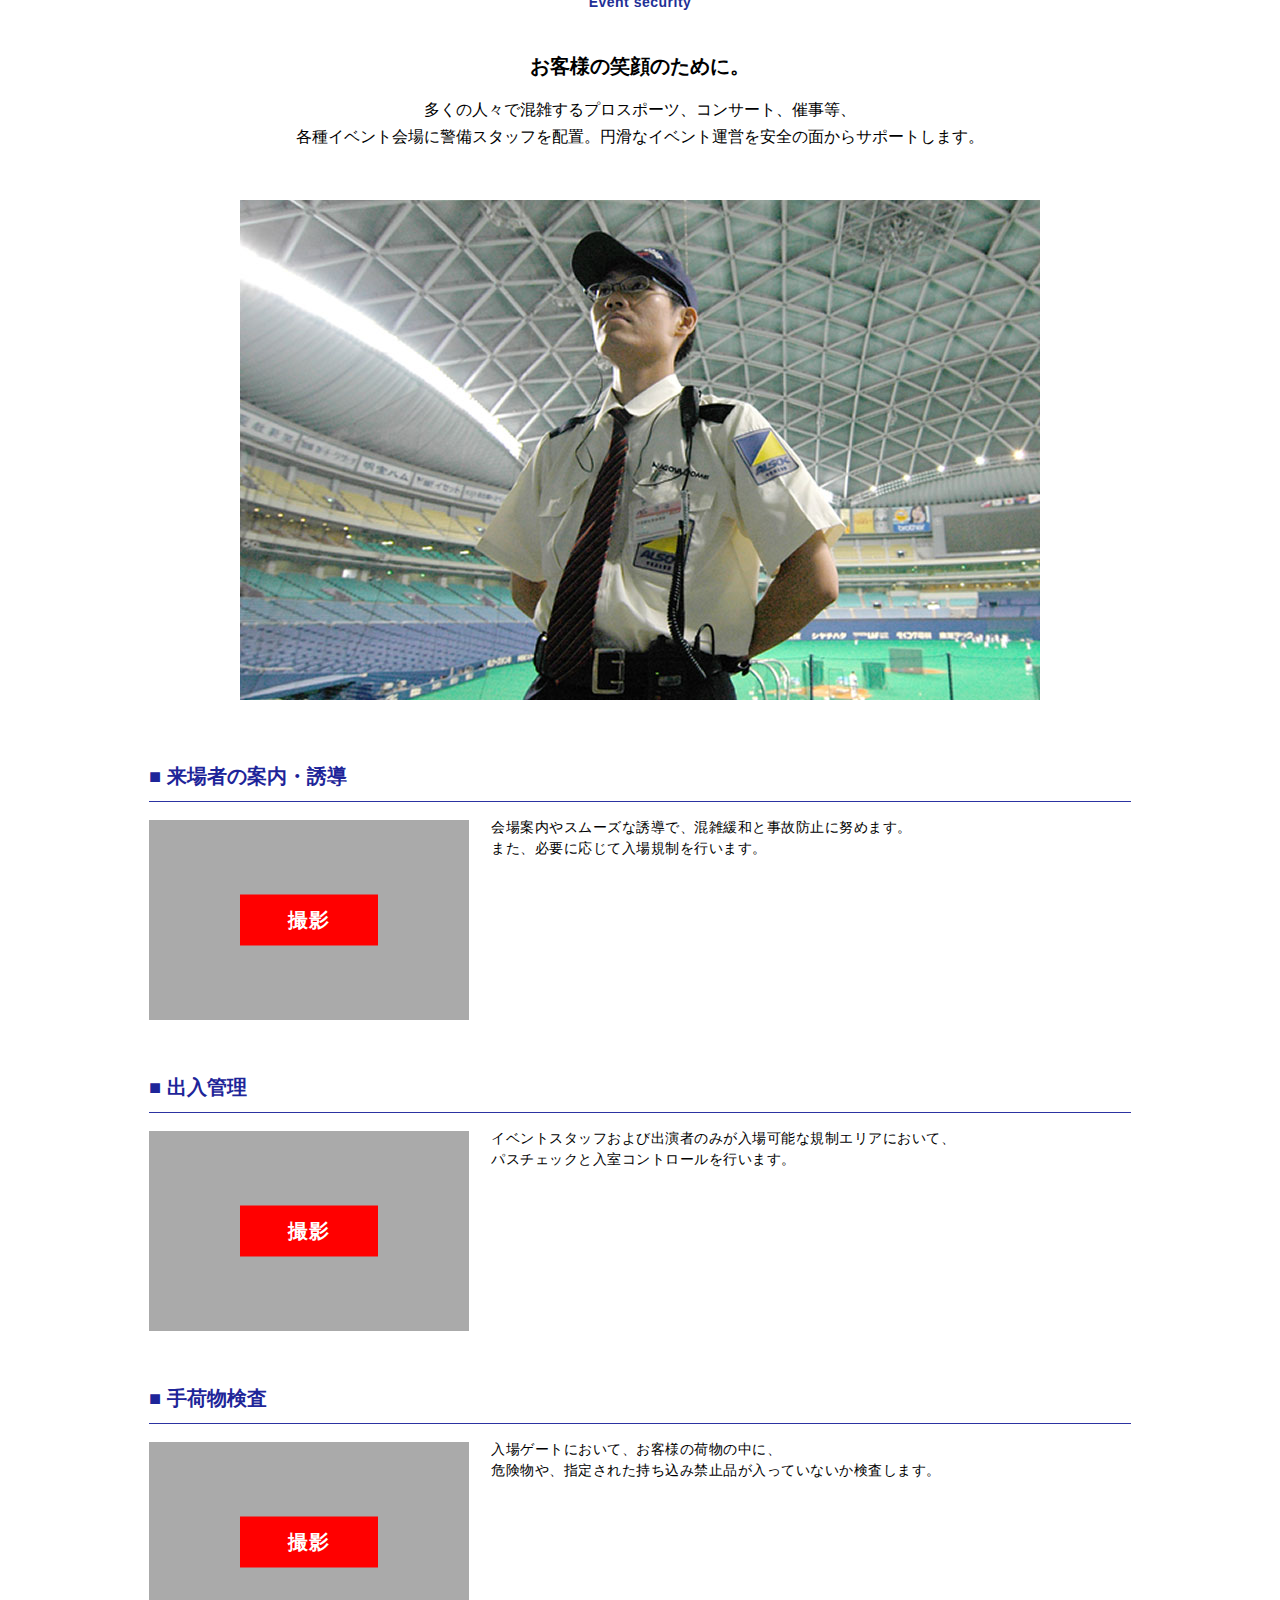
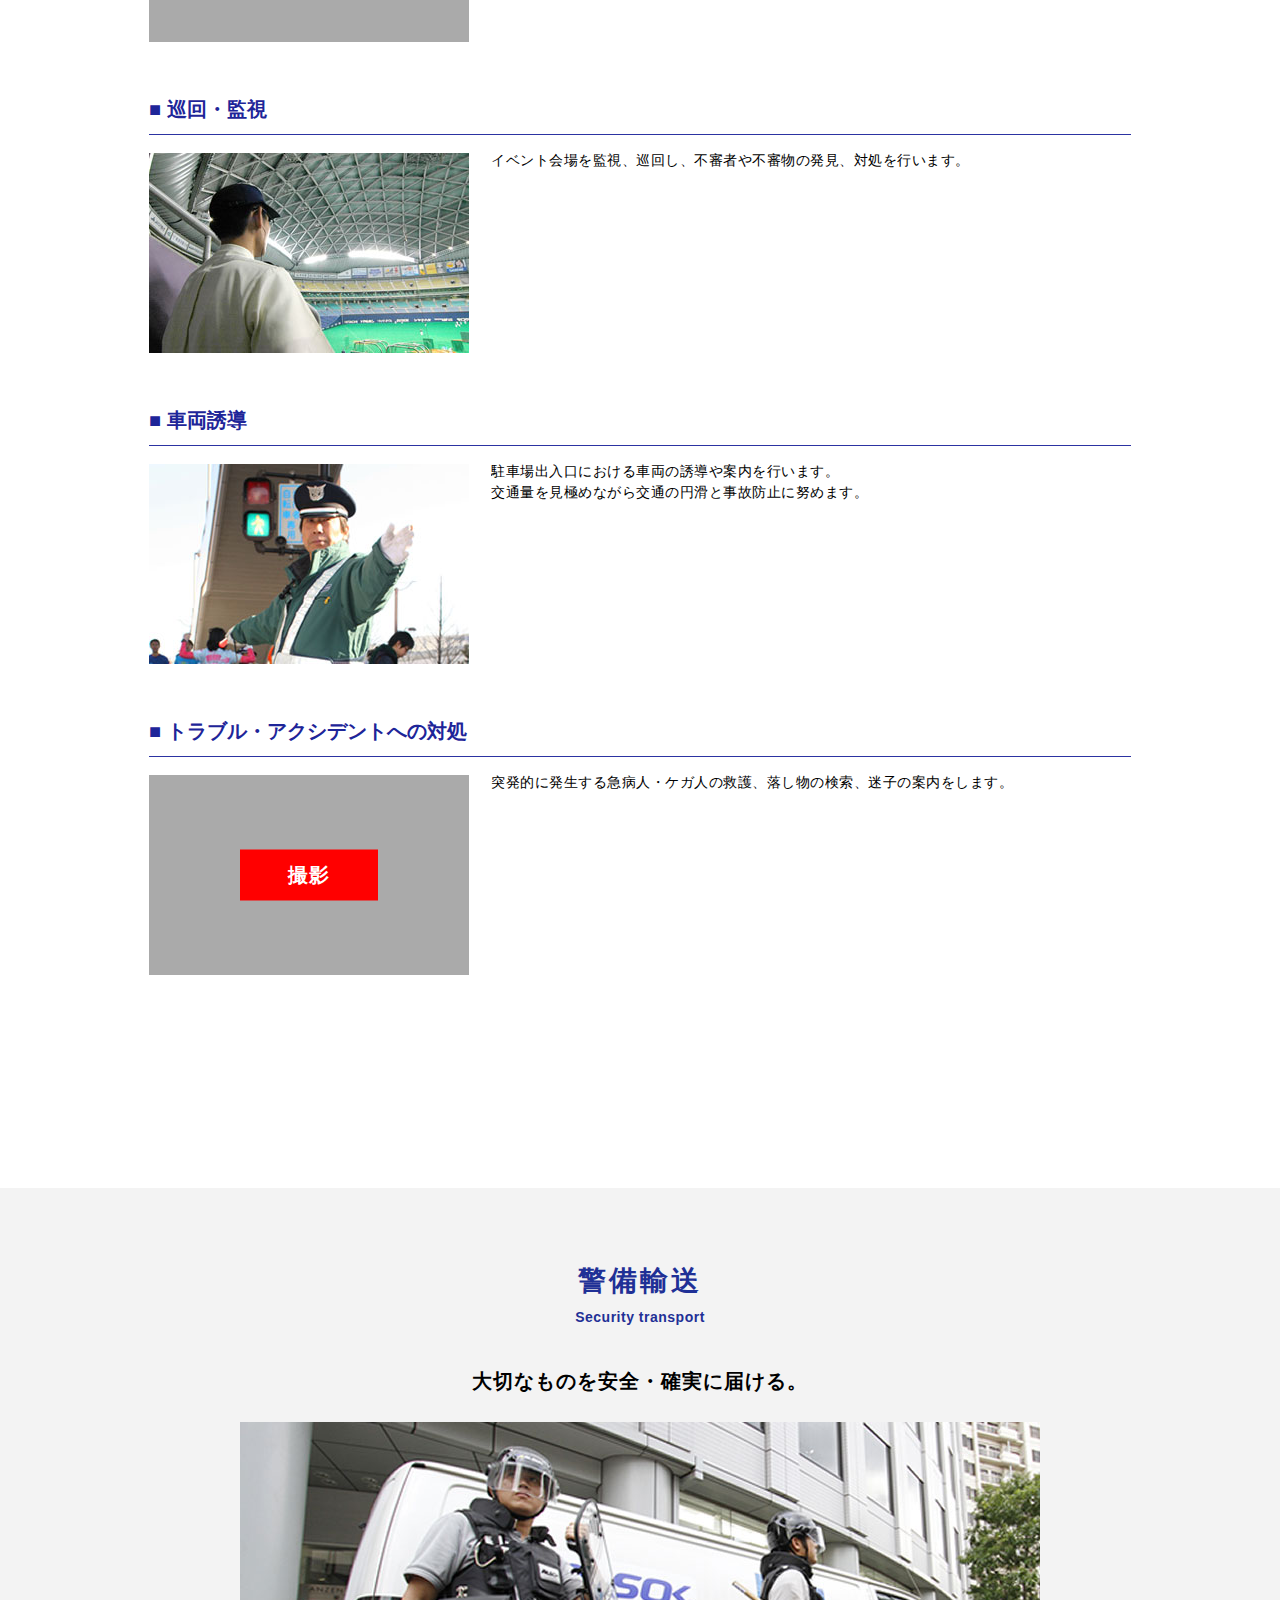
<file: markup/template/houjin.html>
<!DOCTYPE html PUBLIC "-//W3C//DTD XHTML 1.0 Transitional//EN" "http://www.w3.org/TR/xhtml1/DTD/xhtml1-transitional.dtd">
<!--[if lt IE 7 ]> <html xmlns="http://www.w3.org/1999/xhtml" class="ie6"> <![endif]-->
<!--[if IE 7 ]> <html xmlns="http://www.w3.org/1999/xhtml" class="ie7"> <![endif]-->
<!--[if IE 8 ]> <html xmlns="http://www.w3.org/1999/xhtml" class="ie8"> <![endif]-->
<!--[if IE 9 ]> <html xmlns="http://www.w3.org/1999/xhtml" class="ie9"> <![endif]-->
<!--[if (gt IE 9)|!(IE)]><!--> <html xmlns="http://www.w3.org/1999/xhtml" lang="ja"> <!--<![endif]-->
<head>
<meta http-equiv="Content-Type" content="text/html; charset=UTF-8" />
<meta name="keywords" content="中京,綜合,警備,保障,中京綜合警備保障,ALSOK,アルソック,機械警備,警備輸送業務,常駐警備業務,防災警備業務,綜合管理,ホームセキュリティ,防犯,セキュリティ" />
<meta name="description" content="中部地区安全管理システムを商品の中核とした警備会社、中京綜合警備保障 ALSOKホームページ。採用情報あり" />
<meta http-equiv="Content-Style-Type" content="text/css" />
<meta http-equiv="X-UA-Compatible" content="IE=edge"/>
<!--OGPタグ-->
<meta property="og:title" content="★"/>
<meta property="og:type" content="website"/>
<!-- <meta property="og:url" content="★"/> -->
<meta property="og:image" content="★"/>
<meta property="og:site_name" content="★"/>
<meta property="fb:admins" content="100002247945655"/>
<meta property="og:description" content="★"/>
<meta name="viewport" content="width=device-width,user-scalable=no,initial-scale=1,maximum-scale=1, minimum-scale=1" />
<title>ALSOK 中京綜合警備保障｜安全な街を、未来の子供たちへ。</title>
<!--OGPタグ-->
<link rel="stylesheet" type="text/css" href="../common/css/swiper.min.css" media="all" />
<link rel="stylesheet" type="text/css" href="../common/css/jcf.css" media="all" />
<link rel="stylesheet" type="text/css" href="../common/css/common.css" media="all" />
<link rel="stylesheet" type="text/css" href="../common/css/ic.css" media="all" />
<link rel="stylesheet" type="text/css" href="../common/css/each.css" media="all" />
<link rel="stylesheet" type="text/css" href="../common/css/each_pc.css" media="all" />
<link rel="stylesheet" type="text/css" href="../common/css/each_sp.css" media="all" />
<link rel="shortcut icon" href="" />
<script type="text/javascript" src="../common/js/jquery.min.js" charset="utf-8"></script>
<script type="text/javascript" src="../common/js/ic.js"></script>
<script type="text/javascript" src="../common/js/custom.js"></script>
<script type="text/javascript" src="../common/js/swiper.min.js"></script>
<script type="text/javascript" src="../common/js/placeholder.js"></script>
<script type="text/javascript" src="../common/js/jcf.js"></script>
<script type="text/javascript" src="../common/js/jcf.radio.js"></script>
<script type="text/javascript" src="../common/js/jcf.checkbox.js"></script>
<script type="text/javascript" src="../common/js/jcf.select.js"></script>
<script type="text/javascript" src="../common/js/each.js"></script>
<script>
	$(function() {
		jcf.replaceAll();
	});
</script>
</head>

<body id="houjin">
<!--アナリティクスここから-->
<!--アナリティクス-->

	<!--wrapperここから-->
	<div id="wrapper">
		<!--ヘッダここから-->
		<div id="header">
			<div class="top_bar">
				<h1 class="logo"><a href="">Always Security OK | 中京綜合警備保障株式会社</a></h1>
				<ul class="top_links">
					<li><a href="">サイトマップ</a></li>
					<li><a href="">トップ</a></li>
				</ul>
				<a href="" class="mobile_opener sp"><span>Open Menu</span></a>
			</div>
			<!-- pc navigation begin -->
			<div class="nav pc">
				<ul id="dropmenu">
					<li><a href="">トップページ</a></li>					<li><a href="">個人向けセキュリティ</a></li>					<li class="active"><a href="">法人向けセキュリティ</a></li>					<li><a href="">中京綜合警備保障とは</a></li>					<li><a href="">社会貢献活動</a></li>					<li><a href="">採用情報</a></li>					<li>
						<a href="">お問い合わせ</a>
						<ul>
							<li><a href="">個人のお客様</a></li>							<li><a href="">法人のお客様</a></li>							<li><a href="">その他お問い合わせ</a></li>
						</ul>
					</li>
				</ul>
			</div>
			<!-- pc navigation end -->
			<!-- sp navigation begin -->
			<div class="nav sp">
				<div class="menu">
					<div class="hold">
						<h4><a href="">トップページ</a></h4>
						<div class="slide_block">
							<a href="" class="slide_link">個人のお客様</a>
							<div class="slide_box">
								<ul>									<li><a href="">ホームセキュリティ</a></li>									<li><a href="">防犯カメラ</a></li>									<li><a href="">防犯用品・災害対策用品</a></li>									<li><a href="">セキュリティ導入までの流れ</a></li>									<li><a href="">お問い合わせ・資料請求</a></li>								</ul>
							</div>
						</div>
						<div class="slide_block">
							<a href="" class="slide_link">法人のお客様</a>
							<div class="slide_box">
								<ul>
									<li><a href="">機械警備</a></li>
									<li><a href="">常駐警備</a></li>
									<li><a href="">イベント警備</a></li>
									<li><a href="">警備輸送</a></li>
									<li><a href="">防災警備</a></li>
									<li><a href="">保安警備</a></li>
									<li><a href="">身辺警護</a></li>
									<li><a href="">綜合管理</a></li>
									<li><a href="">放置車両確認業務</a></li>
									<li><a href="">AED</a></li>
									<li><a href="">その他商品・サービス</a></li>
									<li><a href="">お問い合わせ・資料請求</a></li>
								</ul>
							</div>
						</div>
						<div class="slide_block">
							<a href="" class="slide_link">中京綜合警備保障とは</a>
							<div class="slide_box">
								<ul>
									<li><a href="">社長メッセージ</a></li>
									<li><a href="">経営理念</a></li>
									<li><a href="">会社概要</a></li>
									<li><a href="">交通アクセス</a></li>
									<li><a href="">中京綜合警備保障のあゆみ</a></li>
									<li><a href="">スポーツ活動のご紹介</a></li>									<li><a href="">ALSOK中京綜合警備保障の強み</a></li>
									<li><a href="">ALSOK中京綜合警備保障<br />グループリンク</a></li>
								</ul>
							</div>
						</div>
						<div class="slide_block">
							<a href="" class="slide_link">社会貢献活動</a>
							<div class="slide_box">
								<ul>
									<li><a href="">基本的な考え方</a></li>
									<li><a href="">主な社会貢献活動</a></li>
								</ul>
							</div>
						</div>
						<div class="slide_block">
							<a href="" class="slide_link">採用情報</a>
							<div class="slide_box">
								<ul>
									<li><a href="">人事担当者メッセージ</a></li>
									<li><a href="">ALSOKの仕事</a></li>
									<li><a href="">教育制度・人事制度</a></li>
									<li><a href="">先輩社員の声</a></li>
									<li><a href="">数字で見るALSOK</a></li>
									<li><a href="">新卒採用</a></li>
									<li><a href="">キャリア採用</a></li>
									<li><a href="">アルバイト採用</a></li>
								</ul>
							</div>
						</div>
						<h4><a href="">創業50周年（工事中）</a></h4>
						<h4><a href="">暴力団等反社会的勢力排除宣言</a></h4>
						<div class="slide_block">
							<a href="" class="slide_link">外部リンク</a>
							<div class="slide_box">
								<ul>
									<li><a class="icon" href="">駐日エチオピア名誉領事館</a></li>
									<li><a class="icon" href="">（一社）愛知県警備業協会</a></li>
									<li><a class="icon" href="">（一財）愛知県剣道連盟</a></li>
								</ul>
							</div>
						</div>
					</div>
				</div>
			</div>
			<!-- sp navigation end -->
		</div>
		<div class="bg sp"></div>
		<!--ヘッダ-->
		<!--コンテンツここから-->
		<div id="contents" class="clearfix">
			<!--メインエリアここから-->
			<div id="main">
				<!-- title banner begin -->
				<div class="title_banner">
					<img class="pc" src="../common/img/houjin/title_banner_pc_img.jpg" alt="image description" />
					<img class="sp" src="../common/img/houjin/title_banner_sp_img.jpg" alt="image description" />
					<div class="text">
						<h2>法人向けセキュリティ</h2>
						<p>Corporate Customers</p>
						<a href="" class="button red">素材確認</a>
					</div>
				</div>
				<!-- title banner end -->
				<!-- protect box begin -->
				<div class="protect_box">
					<div class="top_head">
						<h3>24時間・365日。</h3>
						<h2>お客様の経営資源を守り、<br />事業運営をサポートします。</h2>
						<p><span>店舗、事務所から高層ビルまで。</span><span>さまざまなお客様のニーズに</span>きめ細かくお応えします。</p>
					</div>
					<div class="head">
						<h3>24時間・365日。見る、知る、警備する。</h3>
						<h2>ALSOKオンラインセキュリティ</h2>
						<p>ALSOKガードシステムは、セキュリティ導入の目的、建物の用途、通信回線の環境から、<br />
							最適なプランをお選びいただくことができます。<br />
							画像監視によるセキュリティ強化とともに、マネジメントや業務サポートにも活用でき、<br />
							お客様にさらなる安心と利便性をお届けします。
						</p>
					</div>
					<div class="main_image">
						<img src="../common/img/houjin/protect_img_1.jpg" alt="image description" />
					</div>
					<div class="separator"></div>
					<div class="heading_box">
						<h3>スタンダードなセキュリティシステム</h3>
						<h2>ALSOK‐ST（スタンダード）</h2>
						<p>オフィス・店舗・工場・公共施設を守るオンラインセキュリティシステムです。<br />
							侵入や火災、設備の監視等、警備に必要な基本機能を備えています。
						</p>
					</div>
					<div class="center_image">
						<img src="../common/img/houjin/protect_img_2.jpg" alt="image description" />
					</div>
				</div>
				<!-- protect box end -->
				<!-- info boxes begin -->
				<div class="info_boxes boxes2">
					<h3 class="title_blue">充実した防災・防犯対策</h3>
					<div class="box">
						<h4>■ 防犯監視</h4>
						<div class="holder">
							<div class="image">
								<img src="../common/img/houjin/info_box_img_1.jpg" alt="image description" />
								<a href="" class="btn red bottom">SP時に判断</a>
							</div>
							<div class="text">
								<p>各種センサーで不法侵入を検知します。<br />金庫や重要物品保管庫も監視します。</p>
							</div>
						</div>
					</div>
					<div class="box">
						<h4>■ 防災監視</h4>
						<div class="holder">
							<div class="image">
								<img src="../common/img/houjin/info_box_img_2.jpg" alt="image description" />
								<a href="" class="btn red bottom">SP時に判断</a>
							</div>
							<div class="text">
								<p>センサーで火災発生を感知。<br />自動火災報知設備とも連動可能。</p>
							</div>
						</div>
					</div>
					<div class="box">
						<h4>■ 非常通報監視</h4>
						<div class="holder">
							<div class="image">
								<img src="../common/img/houjin/info_box_img_3.jpg" alt="image description" />
								<a href="" class="btn red bottom">SP時に判断</a>
							</div>
							<div class="text">
								<p>非常用押しボタンで緊急事態発生をALSOKへ通報します。</p>
							</div>
						</div>
					</div>
					<div class="box">
						<h4>■ 設備監視</h4>
						<div class="holder">
							<div class="image">
								<img src="../common/img/houjin/info_box_img_4.jpg" alt="image description" />
								<a href="" class="btn red bottom">SP時に判断</a>
							</div>
							<div class="text">
								<p>冷凍庫・冷蔵庫、貯水槽、エレベーター等を監視します。</p>
							</div>
						</div>
					</div>
					<div class="box">
						<h4>■ インターネット通信</h4>
						<div class="holder">
							<div class="image">
								<img src="../common/img/houjin/info_box_img_5.jpg" alt="image description" />
								<a href="" class="btn red bottom">SP時に判断</a>
							</div>
							<div class="text">
								<p>日々の通信費は変わりません。<br />定額制です。</p>
							</div>
						</div>
					</div>
					<div class="box">
						<h4>■ バックアップ回線</h4>
						<div class="holder">
							<div class="image">
								<img src="../common/img/houjin/info_box_img_6.jpg" alt="image description" />
								<a href="" class="btn red bottom">SP時に判断</a>
							</div>
							<div class="text">
								<p>メインのネットワーク回線に障害が発生した場合でも、バックアップ回線で警備を継続します。</p>
							</div>
						</div>
					</div>
					<div class="box">
						<h4>■ 暗号化通信</h4>
						<div class="holder">
							<div class="image">
								<img src="../common/img/houjin/info_box_img_7.jpg" alt="image description" />
								<a href="" class="btn red bottom">SP時に判断</a>
							</div>
							<div class="text">
								<p>警備情報はすべて暗号化されて送信されるので安心です。</p>
							</div>
						</div>
					</div>
					<div class="box">
						<h4>■ 在室警備（オプション）</h4>
						<div class="holder">
							<div class="image">
								<img src="../common/img/houjin/info_box_img_8.jpg" alt="image description" />
								<a href="" class="btn red bottom">SP時に判断</a>
							</div>
							<div class="text">
								<p>残業中に外部からの侵入を監視します。</p>
							</div>
						</div>
					</div>
				</div>
				<!-- info boxes end -->
				<!-- system box begin -->
				<div class="system_box">
					<div class="heading_box">
						<h3><span>画像監視による</span>最先端のセキュリティシステム</h3>
						<h2>ALSOK‐GV（ジーファイブ）</h2>
						<p>画像センサーと高速インターネット回線を組み合わせたシステムにより、<br />
							異常発生時の現場の状況をリアルタイムに把握。より迅速、より適切な対応を行います。
						</p>
					</div>
					<div class="main_image">
						<img src="../common/img/houjin/system_img_1.jpg" alt="image description" />
					</div>
					<div class="small_image">
						<h4>侵入者を画面で覚知。ガードマンが急行。</h4>
						<img src="../common/img/houjin/system_img_2.jpg" alt="image description" />
					</div>
				</div>
				<!-- system box end -->
				<!-- info boxes begin -->
				<div class="info_boxes boxes2">
					<h3 class="title_blue">ALSOK‐GVの3つの追加機能</h3>
					<div class="box">
						<h4>■ POINT1 リアルタイムの画像監視</h4>
						<div class="holder">
							<div class="image">
								<img src="../common/img/houjin/info_box_img_9.jpg" alt="image description" />
								<a href="" class="btn red bottom">SP時に判断</a>
							</div>
							<div class="text">
								<p>画像センサーで現地の画像を確認。音声で威嚇。<br />ガードマンに現場急行を指示します。</p>
							</div>
						</div>
					</div>
					<div class="box">
						<h4>■ POINT2　出入管理／出退勤情報</h4>
						<div class="holder">
							<div class="image">
								<img src="../common/img/houjin/info_box_img_10.jpg" alt="image description" />
								<a href="" class="btn red bottom">SP時に判断</a>
							</div>
							<div class="text">
								<p>非接触カードリーダー（カメラ付）を操作した<br />従業員の画像、氏名、出退勤時刻等の情報をWebで確認できます。</p>
							</div>
						</div>
					</div>
					<div class="box mb50">
						<h4>■ POINT3　フォグガードで不審者を撃退</h4>
						<div class="holder">
							<div class="image">
								<img src="../common/img/houjin/info_box_img_11.jpg" alt="image description" />
								<a href="" class="btn red bottom">SP時に判断</a>
							</div>
							<div class="text">
								<p>霧を噴射して侵入者の視界を遮り、室内での行動を困難にします。<br />遠隔操作により作動します。</p>
							</div>
						</div>
					</div>
					<div class="border_box">
						<h5>S‐858付帯保険</h5>
						<div class="txt">
							<p>被害に遭われた財産を新価補償でカバー。<br />セキュリティと付帯保険でALSOKは一貫した安心を提供します。</p>
						</div>
						<p>（制御装置S‐858を使用される場合、2011年4月1日以降の警備契約から付帯されております。）</p>
						<p>※損害補償の詳細は、<a href=""><strong>お問い合わせ</strong></a> ください。</p>
					</div>
				</div>
				<!-- info boxes end -->
				<!-- amand box begin -->
				<div class="amand_box">
					<div class="heading_box">
						<h3>キャッシュコーナー無人管理システム</h3>
						<h2>アマンドシステム®</h2>
						<p>キャッシュコーナーの無人管理に必要なすべての機能をオールインワン。<br />
							ATMコーナーの開店～閉店の自動制御、侵入監視や非常通報、<br />
							火災監視、閉店時のお客様の閉じ込め防止やCD・ATM障害監視機能も備えています。
						</p>
					</div>
					<div class="main_image">
						<img src="../common/img/houjin/amand_img.jpg" alt="image description" />
					</div>
				</div>
				<!-- amand box end -->
				<!-- info boxes begin -->
				<div class="info_boxes boxes2">
					<div class="box small">
						<h4>■ ATMコーナーの開店から閉店までを自動制御</h4>
						<div class="holder">
							<div class="text">
								<p>完全無人でコーナーを開店させ、営業、そして閉店までを完全自動化。</p>
							</div>
						</div>
					</div>
					<div class="box small">
						<h4>■ 防犯、防災、閉店時のお客様の閉じ込め防止機能も</h4>
						<div class="holder">
							<div class="text">
								<p>閉店後の閉じ込め防止機能を設定。</p>
							</div>
						</div>
					</div>
					<div class="box small">
						<h4>■ CD／ATMの障害監視機能を装備</h4>
						<div class="holder">
							<div class="text">
								<p>障害発生時にはALSOKのセキュリティスタッフが現場に急行。</p>
							</div>
						</div>
					</div>
					<p class="notes_row">※アマンドシステムは綜合警備保障株式会社の登録商標です。</p>
				</div>
				<!-- info boxes end -->
				<!-- resident begin -->
				<div class="resident">
					<div class="main_holder">
						<div class="heading">
							<h2>常駐警備</h2>
							<h3>Resident guard</h3>
							<h4>いつも私たちが存在する安心感。</h4>
							<p>高層ビル、商業施設、テレビ局、銀行、大学キャンパス、ホテル等、<br />
								さまざまなタイプの施設に、安全安心のプロであるALSOKの警備スタッフが常駐。<br />
								「見せる警備」の実践により、企業のイメージアップを図るとともに、防犯効果を大幅にアップさせます。
							</p>
						</div>						<div class="main_image">
							<img src="../common/img/houjin/resident_img.jpg" alt="image description" />
						</div>
						<!-- info boxes begin -->
						<div class="info_boxes">
							<div class="box inner">
								<h4>■ 受付</h4>
								<div class="holder">
									<div class="image">
										<img src="../common/img/houjin/info_box_img_12.jpg" alt="image description" />
									</div>
									<div class="text">
										<p>企業の「顔」として、笑顔を絶やさないソフトな接客を前面に、<br />
											来訪されたお客様のご案内や電話対応を行います。
										</p>
									</div>
								</div>
							</div>
							<div class="box inner">
								<h4>■ 出入管理</h4>
								<div class="holder">
									<div class="image">
										<img src="../common/img/houjin/info_box_img_13.jpg" alt="image description" />
										<a href="" class="btn small red center">撮影</a>
									</div>
									<div class="text">
										<p>人、物品、車両の出入りをチェック、記録作成を行います。<br />
											不審者の侵入防止や資産の持ち出し防止に効果を発揮します。
										</p>
									</div>
								</div>
							</div>
							<div class="box inner">
								<h4>■ 設備監視</h4>
								<div class="holder">
									<div class="image">
										<img src="../common/img/houjin/info_box_img_13.jpg" alt="image description" />
										<a href="" class="btn small red center">撮影</a>
									</div>
									<div class="text">
										<p>施設内に設置されたカメラやセンサーを活用し、遠隔監視。<br />
											異常があれば現場へ急行し、対処します。
										</p>
									</div>
								</div>
							</div>
							<div class="box inner">
								<h4>■ 巡回</h4>
								<div class="holder">
									<div class="image">
										<img src="../common/img/houjin/info_box_img_13.jpg" alt="image description" />
										<a href="" class="btn small red center">撮影</a>
									</div>
									<div class="text">
										<p>施設ごとに作成された巡回プランに基づき、点検・安全確認を行います。<br />
											火災、盗難、設備不良等、トラブルの未然防止と早期発見に努めます。
										</p>
									</div>
								</div>
							</div>
							<div class="box inner">
								<h4>■ 立哨警戒</h4>
								<div class="holder">
									<div class="image">
										<img src="../common/img/houjin/info_box_img_13.jpg" alt="image description" />
										<a href="" class="btn small red center">撮影</a>
									</div>
									<div class="text">
										<p>エントランスホール、関係者出入口、チェックポイント、その他指定場所において周囲を警戒します。</p>
									</div>
								</div>
							</div>
						</div>
					</div>
				</div>
				<!-- resident end -->
				<!-- event begin -->
				<div class="event">
					<div class="heading">
						<h2>イベント警備</h2>
						<h3>Event security</h3>
						<h4>お客様の笑顔のために。</h4>
						<p>多くの人々で混雑するプロスポーツ、コンサート、催事等、<br />
							各種イベント会場に警備スタッフを配置。円滑なイベント運営を安全の面からサポートします。
						</p>
					</div>
					<div class="main_image">
						<img src="../common/img/houjin/event_img.jpg" alt="image description" />
					</div>
					<!-- info boxes begin -->
					<div class="info_boxes">
						<div class="box inner">
							<h4>■ 来場者の案内・誘導</h4>
							<div class="holder">
								<div class="image">
									<img src="../common/img/houjin/info_box_img_13.jpg" alt="image description" />
									<a href="" class="btn small red center">撮影</a>
								</div>
								<div class="text">
									<p>会場案内やスムーズな誘導で、混雑緩和と事故防止に努めます。<br />
										また、必要に応じて入場規制を行います。
									</p>
								</div>
							</div>
						</div>
						<div class="box inner">
							<h4>■ 出入管理</h4>
							<div class="holder">
								<div class="image">
									<img src="../common/img/houjin/info_box_img_13.jpg" alt="image description" />
									<a href="" class="btn small red center">撮影</a>
								</div>
								<div class="text">
									<p>イベントスタッフおよび出演者のみが入場可能な規制エリアにおいて、<br />
										パスチェックと入室コントロールを行います。
									</p>
								</div>
							</div>
						</div>
						<div class="box inner">
							<h4>■ 手荷物検査</h4>
							<div class="holder">
								<div class="image">
									<img src="../common/img/houjin/info_box_img_13.jpg" alt="image description" />
									<a href="" class="btn small red center">撮影</a>
								</div>
								<div class="text">
									<p>入場ゲートにおいて、お客様の荷物の中に、<br />
										危険物や、指定された持ち込み禁止品が入っていないか検査します。
									</p>
								</div>
							</div>
						</div>
						<div class="box inner">
							<h4>■ 巡回・監視</h4>
							<div class="holder">
								<div class="image">
									<img src="../common/img/houjin/info_box_img_14.jpg" alt="image description" />
								</div>
								<div class="text">
									<p>イベント会場を監視、巡回し、不審者や不審物の発見、対処を行います。</p>
								</div>
							</div>
						</div>
						<div class="box inner">
							<h4>■ 車両誘導</h4>
							<div class="holder">
								<div class="image">
									<img src="../common/img/houjin/info_box_img_15.jpg" alt="image description" />
								</div>
								<div class="text">
									<p>駐車場出入口における車両の誘導や案内を行います。<br />
										交通量を見極めながら交通の円滑と事故防止に努めます。
									</p>
								</div>
							</div>
						</div>
						<div class="box inner">
							<h4>■ トラブル・アクシデントへの対処</h4>
							<div class="holder">
								<div class="image">
									<img src="../common/img/houjin/info_box_img_13.jpg" alt="image description" />
									<a href="" class="btn small red center">撮影</a>
								</div>
								<div class="text">
									<p>突発的に発生する急病人・ケガ人の救護、落し物の検索、迷子の案内をします。</p>
								</div>
							</div>
						</div>
					</div>
				</div>
				<!-- event end -->
				<!-- transport begin -->
				<div class="transport">
					<div class="main_holder">
						<h2>警備輸送</h2>
						<h3>Security transport</h3>
						<div class="main_image">
							<h4>大切なものを安全・確実に届ける。</h4>
							<img src="../common/img/houjin/transport_img.jpg" alt="image description" />
						</div>
						<div class="inner_block">
							<div class="heading_box">
								<h3>日本の金融や流通ビジネスを支える。</h3>
								<h2>警備輸送システム</h2>
								<p>現金、有価証券、個人情報等、貴重な財産を、現金輸送車や公共交通機関を利用して、<br />
									ご指定の日時・場所まで安全かつ迅速・正確にお届けします。
								</p>
							</div>
							<div class="transport_image">
								<img src="../common/img/houjin/transport_img_2.jpg" alt="image description" />
							</div>
							<!-- info boxes begin -->
							<div class="info_boxes">
								<div class="box small">
									<h4>■ 専用車両で安全に輸送</h4>
									<div class="holder">
										<div class="text">
											<p>すべて業界トップクラスのセキュリティ仕様の現金輸送車を使用します。</p>
										</div>
									</div>
								</div>
								<div class="box small">
									<h4>■ あらゆる重要物件の輸送に対応</h4>
									<div class="holder">
										<div class="text">
											<p>現金以外にもさまざまな重要物件を安全に輸送に対応します。</p>
										</div>
									</div>
								</div>
							</div>
							<!-- info boxes end -->
						</div>
						<div class="inner_block">
							<div class="heading_box">
								<h3>売上金をトータル管理。</h3>
								<h2>ALSOK入金機オンラインシステム</h2>
								<p>売上金の〈計算〉、〈保管〉、〈入金〉をワンパッケージにした<br />
									「ALSOK入金機オンラインシステム」は、売上金や釣銭の流れを効率化、円滑化し、<br />
									現金処理にかかるコストやリスクの削減に効果を発揮します。
								</p>
							</div>
							<div class="transport_image image2">
								<img src="../common/img/houjin/transport_img_3.jpg" alt="image description" />
							</div>
							<!-- info boxes begin -->
							<div class="info_boxes box2">
								<div class="box small">
									<h4>■ スピーディな集計で労務負担を軽減</h4>
									<div class="holder">
										<div class="text">
											<p>売上金の正確な計算により、計算間違いを防止。集計・入金の時間と人手を削減。</p>
										</div>
									</div>
								</div>
								<div class="box small">
									<h4>■ 銀行ATM並みの使いやすさ</h4>
									<div class="holder">
										<div class="text">
											<p>紙幣、硬貨を投入口にセットするだけ。売上金の管理・入金処理はALSOKが担当。</p>
										</div>
									</div>
								</div>
								<div class="box small">
									<h4>■ Webアクセスで入金データを把握</h4>
									<div class="holder">
										<div class="text">
											<p>入金データや指定口座への振込情報をパソコン上で閲覧できます。</p>
										</div>
									</div>
								</div>
							</div>
							<!-- info boxes end -->
						</div>
					</div>
				</div>
				<!-- transport end -->
				<!-- disaster begin -->
				<div class="disaster">
					<div class="main_holder">
						<div class="heading">
							<h2>防災警備</h2>
							<h3>Disaster prevention security</h3>
							<h4>防火管理からコンサルティングまで。</h4>
							<p>一瞬で大切な財産のすべてを奪う〈火災〉〈災害〉に対して、<br />
								ALSOKは万全の備えを提供します。
							</p>
						</div>
						<div class="main_image">
							<img src="../common/img/houjin/disaster_img.jpg" alt="image description" />
						</div>
						<!-- info boxes begin -->
						<div class="info_boxes">
							<div class="box inner">
								<h4>■ 防災警備</h4>
								<div class="holder">
									<div class="image">
										<img src="../common/img/houjin/info_box_img_16.jpg" alt="image description" />
									</div>
									<div class="text">
										<p>専任の防災員がエネルギー施設を監視・巡回。<br />
											災害発生時には消防署への通報と消防車を活用した消火活動を行います。
										</p>
									</div>
								</div>
							</div>
							<div class="box inner">
								<h4>■ 防火管理</h4>
								<div class="holder">
									<div class="image">
										<img src="../common/img/houjin/info_box_img_17.jpg" alt="image description" />
									</div>
									<div class="text">
										<p>火災予防に日々全力を尽くす警備スタッフの視点で厳しくチェック。<br />
											常に消防機器のコンディションを良好に維持します。<br />
											日常点検・管理・報告のほか、防火管理強化のお手伝いもいたします。
										</p>
									</div>
								</div>
							</div>
							<div class="box inner">
								<h4>■ 防災コンサルティング</h4>
								<div class="holder">
									<div class="image">
										<img src="../common/img/houjin/info_box_img_18.jpg" alt="image description" />
										<a href="" class="btn green center">ストックフォト</a>
									</div>
									<div class="text">
										<p>防災研修や消防計画、消防訓練の企画・立案等、<br />
											セキュリティのノウハウを活用した防災コンサルティング業務を行います。
										</p>
									</div>
								</div>
							</div>
						</div>
						<!-- info boxes end -->
					</div>
				</div>
				<!-- disaster end -->
				<!-- security box begin -->
				<div class="security_box">
					<div class="main_holder">
						<div class="heading">
							<h2>保安警備</h2>
							<h3>Security guard</h3>
							<h4>安全で快適なショッピング空間を創造する。</h4>
							<p>私服保安スタッフが商業施設を巡回し、犯罪防止に努めます。<br />
								健全で快適な店舗運営と商品の不法なロスの軽減に貢献します。
							</p>
						</div>
						<div class="main_image">
							<img src="../common/img/houjin/security_box_img.jpg" alt="image description" />
						</div>
						<!-- info boxes begin -->
						<div class="info_boxes">
							<div class="box empty">
								<h4><a href="">■ 万引き、スリ、置引き、内引き等、店舗内の不正行為の予防、発見</a></h4>
							</div>
							<div class="box empty">
								<h4><a href="">■ 万引き犯の身柄確保から警察への通報・引き渡しへの対処</a></h4>
							</div>
							<div class="box empty">
								<h4><a href="">■ 被害の回復と再犯防止対策</a></h4>
							</div>
							<div class="box empty">
								<h4><a href="">■ 犯罪行為、迷惑行為、不正行為が行われにくい店舗づくりのご提案</a></h4>
							</div>
						</div>
						<!-- info boxes end -->
					</div>
				</div>
				<!-- security box end -->
				<!-- personal box begin -->
				<div class="personal_box">
					<div class="heading">
						<h2>身辺警護</h2>
						<h3>Personal Guard</h3>
						<h4>あらゆるリスクに立ち向かう。</h4>
						<p>各種イベントや株主総会における安全確保や、特定の個人をお守りする身辺警護を担当。<br />
							必要に応じて女性警備スタッフも対応いたします。
						</p>
					</div>
					<div class="main_image">
						<img src="../common/img/houjin/personal_box_img.jpg" alt="image description" />
						<a href="" class="btn red">支給待ち</a>
					</div>
					<!-- info boxes begin -->
					<div class="info_boxes">
						<div class="box empty">
							<h4><a href="">■ 私邸、宿泊先、イベント会場における警備</a></h4>
						</div>
						<div class="box empty">
							<h4><a href="">■ 自動車・列車・飛行機等、移動時の警備</a></h4>
						</div>
						<div class="box empty">
							<h4><a href="">■ エスコート（送迎）サービス</a></h4>
						</div>
						<div class="box empty">
							<h4><a href="">■ 不審人物、不審車両、不審物の検索、対応</a></h4>
						</div>
					</div>
					<!-- info boxes end -->
				</div>
				<!-- personal box end -->
				<!-- security box begin -->
				<div class="security_box">
					<div class="main_holder">
						<div class="heading">
							<h2>総合管理</h2>
							<h3>Comprehensive management</h3>
							<h4>セキュリティの枠を超え、快適空間の創造へ。</h4>
							<p>消防点検をはじめ、電話対応、清掃、設備管理に至るまで、<br />
								建物運用管理に関する業務を総合的にサポートします。
							</p>
						</div>
						<div class="main_image">
							<img src="../common/img/houjin/personal_box_img.jpg" alt="image description" />
							<a href="" class="btn">撮影</a>
						</div>
						<!-- info boxes begin -->
						<div class="info_boxes">
							<div class="box inner">
								<h4>■ 建物の運用管理をトータルでサポート</h4>
								<div class="holder">
									<div class="image">
										<img src="../common/img/houjin/info_box_img_19.jpg" alt="image description" />
									</div>
									<div class="text">
										<p>ALSOKがすべてのビル管理を一本化。<br />
											質の高いサービスを提供し、労務コスト削減をします。
										</p>
									</div>
								</div>
							</div>
							<div class="box inner">
								<h4>■ 清掃業務</h4>
								<div class="holder">
									<div class="image">
										<img src="../common/img/houjin/info_box_img_20.jpg" alt="image description" />
										<a href="" class="btn green center">ストックフォト</a>
									</div>
									<div class="text">
										<p>日常清掃から清掃マネジメントで、さまざまなニーズに対応。</p>
									</div>
								</div>
							</div>
						</div>
						<!-- info boxes end -->
					</div>
				</div>
				<!-- security box end -->
				<!-- personal box begin -->
				<div class="personal_box">
					<div class="heading">
						<h2>放置車両確認業務</h2>
						<h3>Comprehensive management</h3>
						<h4>違法駐車問題に取り組み、交通安全に貢献します。</h4>
						<p>年の道路交通法改正により、違法駐車対策の民間委託がスタートしました。<br />
							当社は、年より愛知県内で放置車両確認事業を受託。<br />
							警察署の定めた「駐車監視員活動ガイドライン」に基づき、<br />
							地域社会の交通安全と快適性の確保の一翼を担っています。
						</p>
					</div>
					<div class="main_image">
						<img src="../common/img/houjin/img_main_image_1.jpg" alt="image description" />
					</div>
					<!-- info boxes begin -->
					<div class="info_boxes">
						<div class="box empty">
							<h4><a href="">■ 地域の巡回活動</a></h4>
						</div>
						<div class="box empty">
							<h4><a href="">■ 公道上の放置車両の事実確認</a></h4>
						</div>
						<div class="box empty">
							<h4><a href="">■ 違反標章の取り付け事務</a></h4>
						</div>
					</div>
					<!-- info boxes end -->
				</div>
				<!-- personal box end -->
				<!-- security box begin -->
				<div class="security_box">
					<div class="main_holder">
						<div class="heading">
							<h2>AED</h2>
							<h3>AED</h3>
							<h4>そのとき、あなたにも救える命があります。</h4>
							<p>AEDは、心室細動（心臓がけいれんしている状態）の時に、必要に応じて電気ショックを与え、<br />
								心臓を正常なリズムに戻すための医療機器です。<br />
								医学的な知識が少ない一般の方でも戸惑うことなくご使用いただけます。
							</p>
						</div>
						<div class="main_image">
							<img src="../common/img/houjin/img_main_image_2.jpg" alt="image description" />
						</div>
						<!-- info boxes begin -->
						<div class="info_boxes">
							<div class="box inner">
								<h4>■ 用途、環境に合わせた3種類のAED</h4>
								<div class="holder">
									<div class="three_images">
										<div class="col">
											<img src="../common/img/houjin/three_images_img_1.jpg" alt="image description" />
											<p>軽量で操作が簡単なHS1＋。</p>
										</div>
										<div class="col">
											<img src="../common/img/houjin/three_images_img_2.jpg" alt="image description" />
											<p>軽くて頑丈、天候・環境を選ばないFRx＋。</p>
										</div>
										<div class="col">
											<img src="../common/img/houjin/three_images_img_3.jpg" alt="image description" />
											<p>多彩な最新機能を掲載したFR3。</p>
										</div>
									</div>
								</div>
							</div>
							<div class="box inner">
								<h4>■ AEDの管理をALSOKが支援</h4>
								<div class="holder">
									<div class="image">
										<img src="../common/img/houjin/info_box_img_21.jpg" alt="image description" />
									</div>
									<div class="text">
										<p>定期交換用の消耗品（電極パッド、バッテリー）の交換時期をALSOKがお知らせします。<br />
											レンタルプランの場合、AEDを使用した場合でも、消耗品を無償でお届けします。
										</p>
									</div>
								</div>
							</div>
							<div class="box inner">
								<h4>■ AED救急トレーニングサービス</h4>
								<div class="holder">
									<div class="image">
										<img src="../common/img/houjin/info_box_img_22.jpg" alt="image description" />
									</div>
									<div class="text">
										<p>AEDの設置・導入にあたり、<br />
											AEDの使用方法、AEDを活用したCPR（心肺蘇生法）について<br />
											丁寧にレクチャーします。
										</p>
									</div>
								</div>
							</div>
							<div class="border_box">
								<h5>AEDは救急処置のための医療機器</h5>
								<p>AEDを設置したら、いつでも使用できるように、AEDを定期的に点検することが重要です。</p>
							</div>
						</div>
						<!-- info boxes end -->
					</div>
				</div>
				<!-- security box end -->
				<!-- personal box begin -->
				<div class="personal_box">
					<div class="heading">
						<h2>その他商品・サービス</h2>
						<h3>Other products / services</h3>
						<p>防犯・防災対策に役立つ商品をALSOKがご提案します。</p>
					</div>
					<!-- info boxes begin -->
					<div class="info_boxes set2">
						<div class="box">
							<h4>■ 防犯カメラ</h4>
							<div class="holder">
								<div class="image img2">
									<img src="../common/img/houjin/info_box_img_23.jpg" alt="image description" />
								</div>
								<div class="text">
									<p>銀行、小売店、オフィス、工場、マンションで、ALSOKの防犯カメラが活躍しています。</p>
									<h5>・撮る ／ クリアな映像</h5>
									<p>暗い場所や激しい逆光でもクリアに撮影動きが滑らか</p>
									<h5>・視る ／ 柔軟な対応力</h5>
									<p>遠隔地でのモニタリングも可能<br />
										パソコン用モニターにも対応<br />
										多彩な画面表示パターン
									</p>
									<h5>・残す ／ 豊富な録画設定</h5>
									<p>その瞬間を逃さないデジタルタイマー<br />
										圧縮率に優れ、長期録画が可能<br />
										データ二重化に対応
									</p>
									<h5>・守る ／ 万全のセキィリティ対策</h5>
									<p>パスワードによる操作制限が可能</p>
								</div>
							</div>
						</div>
						<div class="box">
							<h4>■ 防犯ガラス</h4>
							<div class="holder">
								<div class="three_columns">
									<div class="col">
										<div class="image">
											<img src="../common/img/houjin/info_box_img_24.jpg" alt="image description" />
											<a href="" class="btn red bottom">SP時に判断</a>
										</div>									</div>
									<div class="col">
										<div class="image">
											<img src="../common/img/houjin/info_box_img_25.jpg" alt="image description" />
										</div>
									</div>
									<div class="col">
										<div class="image">
											<img src="../common/img/houjin/info_box_img_26.jpg" alt="image description" />
										</div>
									</div>
								</div>
								<div class="text">
									<p>窓からの侵入を防ぐためには、「破るのに時間がかかり、もし割られても大きな音のする窓ガラス」の導入が有効です。<br />
										・侵入の手口の約7割がガラス破りです。<br />
										・ALSOK防犯ガラスは、特殊な樹脂を挟み込んでいるので、貫通するまでに5分以上かかります。<br />
										・5分以内に侵入できなければ、7割近くの泥棒が犯行をあきらめるといわれています。
									</p>
								</div>
							</div>
						</div>
						<div class="box">
							<h4>■ さすまた</h4>
							<div class="holder">
								<div class="image">
									<img src="../common/img/houjin/info_box_img_27.jpg" alt="image description" />
									<a href="" class="btn red bottom">SP時に判断</a>
								</div>
								<div class="text">
									<p>「不審者侵入時」＝「いざ」というときに、子どもと自分を守る重要な道具です。<br />
										軽量、かつ丈夫で、女性でも使いやすく作られています。<br />
										※ALSOKでは、さすまたの操作要領や防犯訓練を行っております。<br />
										詳しくはお問い合わせください。
									</p>
									<div class="dash_box">
										<h5 class="dark">ご購入・ご使用上の注意点</h5>
										<p>・本商品は2本以上でご使用いただくことをお薦めします。<br />
											1本では不審者の力が強い場合は、逆に奪われてしまう可能性があります。 <br />
											・万が一に備えて、日々の訓練が大切です。
										</p>
									</div>
								</div>
							</div>
						</div>
						<div class="box">
							<h4>■ 粉末〈ABC〉消火器</h4>
							<div class="holder">
								<div class="image">
									<img src="../common/img/houjin/info_box_img_28.jpg" alt="image description" />
									<a href="" class="btn red bottom">SP時に判断</a>
								</div>
								<div class="text">
									<p>さまざまな種類の火災に対応する粉末消火器です。<br />
										・安全栓を引き抜き、レバーを押すだけで簡単に使えます。<br />
										・普通A（木材、紙、繊維）、油B（ガソリン・灯油・てんぷら油）、<br />
										　電気C（電気設備）の火災に対応しています。<br />
										・（財）日本環境協会の「エコマーク」の認定を受けています。<br />
										・蓄光シールが貼付されており、暗闇でも消火器の位置が判りやすくなっています。<br />
										・火災見舞い保険付き。
									</p>
								</div>
							</div>
						</div>
						<div class="box kit">
							<h4>■ 緊急キット</h4>
							<div class="top_text">
								<p>事務所での備蓄に最適な非常持ち出しセットです。</p>
							</div>
							<div class="holder">
								<div class="image">
									<img src="../common/img/houjin/info_box_img_29.jpg" alt="image description" />
									<a href="" class="btn red bottom"></a>
								</div>
								<div class="text">
									<h5>・8種類セットの「緊急キット」</h5>
									<p>ライフライン復旧までの1日を過ごすために、<br />
										すぐ必要となる食料や水、トイレ等、必要最小限のアイテムを、<br />
										軽量・コンパクトにまとめました。<br /><br />
										〈セット内容〉<br />
										・携帯用ナップサック	<br />
										・備蓄用保存水（500㎜ℓ×2本）<br />
										・マジックライス（青菜ご飯／梅じゃこご飯）<br />
										・ガーディVマスク<br />
										・セーフティ・ライト（2本）<br />
										・簡易トイレ<br />
										・エマージェンシーブランケット<br />
										・滑り止め付き軍手<br />
										※この他、ティッシュ、タオル、筆記用具、警笛、ばんそうこうをご用意しておくと便利です。
									</p>
								</div>
							</div>
							<div class="holder last">
								<div class="image">
									<img src="../common/img/houjin/info_box_img_30.jpg" alt="image description" />
									<a href="" class="btn red bottom"></a>
								</div>
								<div class="text">
									<h5>・3 Days Kit</h5>
									<p>最低限3日間生きるための保存食、保存水をセットにしました。<br /><br />
										〈セット内容〉<br />
										・500㎜ℓ保存水（6年間保存）×3<br />
										・パワーフルーツキャンディ（6年間保存）×1<br />
										・バランスパワー（6年間保存）×3<br />
										・レスキューライス「ドライカレー」（7年間保存）×1<br />
										・レスキューライス「ピラフ」（7年間保存）×1<br />
										・レスキューライス「わかめご飯」（7年間保存）×1
									</p>
								</div>
							</div>
						</div>
					</div>
					<!-- info boxes end -->
				</div>
				<!-- personal box end -->
				<!-- contact box begin -->
				<div class="contact_box gray">
					<div class="main_holder">
						<h2>資料請求・お問い合わせ（個人向け）</h2>
						<h3>Information request</h3>
						<div class="tel_box">
							<h5>お急ぎの方は下記まで直接お電話ください。</h5>
							<p class="tel"><span>営業ダイヤル：</span><a href="">TEL：052‐252‐5110</a></p>
							<p><span>受付時間：9：00～18:00 </span>（土・日・祝日、年末年始を除く）</p>
							<p><span>休日、夜間、年末年始に</span><span>お問い合わせされた場合、</span>また、お問い合わせ内容によっては、<br /><span>返信までお時間をいただく場合がございます。</span>予めご了承ください。</p>
						</div>
						<h4>お客様に関する情報</h4>
						<div class="form">
							<form action="#">
								<div class="row">
									<label for="name">法人名／店名 <span class="required">※必須</span></label>
									<div class="holder">
										<div class="input_text">
											<input id="name" type="text" placeholder="中京綜合警備保障株式会社" />
										</div>
									</div>
								</div>
								<div class="row">
									<label for="phonetic">ふりがな <span class="required">※必須</span></label>
									<div class="holder">
										<div class="input_text">
											<input id="phonetic" type="text" placeholder="ちゅうきょうそうごうけいびほしょうかぶしいきがいしゃ" />
										</div>
									</div>
								</div>
								<div class="row">
									<label for="department">部署名 <span class="any">※任意</span></label>
									<div class="holder">
										<div class="input_text">
											<input id="department" type="text" placeholder="営業課" />
										</div>
									</div>
								</div>
								<div class="row">
									<label for="department">ご担当者様 <span class="required">※必須</span></label>
									<div class="holder">
										<div class="input_text">
											<input id="department" type="text" placeholder="中京太郎" />
										</div>
									</div>
								</div>
								<div class="row">
									<label for="postal">郵便番号 <span class="any">※任意</span></label>
									<div class="holder">
										<div class="short input_text">
											<input id="postal" type="text" placeholder="000" />
										</div>
										<span class="separator">-</span>
										<div class="short input_text">
											<input type="text" placeholder="000" />
										</div>
									</div>
								</div>
								<div class="row">
									<label for="address">ご住所 <span class="any">※任意</span></label>
									<div class="holder">
										<div class="input_text">
											<input id="address" type="text" placeholder="名古屋市中区栄3‐35‐1" />
										</div>
									</div>
								</div>
								<div class="row phone">
									<label for="phone">電話番号（携帯可） <span class="required">※必須</span></label>
									<div class="holder">
										<div class="short input_text">
											<input type="text" value="052" />
										</div>
										<span class="separator">-</span>
										<div class="short input_text">
											<input id="phone" type="text" placeholder="XXXX" />
										</div>
										<span class="separator">-</span>
										<div class="short input_text last">
											<input type="text" placeholder="XXXX" />
										</div>
									</div>
								</div>
								<div class="row">
									<label for="email">メールアドレス <span class="any">※任意</span></label>
									<div class="holder">
										<div class="input_text">
											<input id="email" type="text" placeholder="eigyo@alsokc.com" />
										</div>
										<p class="notes">※あらかじめ「@alsokc.com」からのメールが受信できるようご設定ください。</p>
									</div>
								</div>
								<div class="row">
									<label>お問い合わせ内容 <span class="required">※必須</span></label>
									<div class="holder">
										<div class="select_holder">
											<select>
												<option>ご希望のサービスや商品（いくつでも）</option>
												<option>--</option>
											</select>
										</div>
										<p class="title">具体的なご要望・お困りごとがありましたら、ご入力ください。</p>
										<textarea cols="30" rows="10"></textarea>
									</div>
								</div>
								<div class="text">
									<p>※　資料請求・お問い合わせが完了しますと、ご入力いただいたメールアドレスへ当社より受付確認メールをお送りします。<br />
										確認メールが届かない場合には、ご入力されたメールアドレスに誤りがある可能性がございますので、再度ご入力をお願いいたします。<br />
										※当社ホームページでは、お客様に安心してご利用いただけるよう、個人情報の入力が必要なページには暗号化技術（SSL：Secure Socket Layer）を使用しています。<br />
										お客様からいただいた個人情報データは、当社 <a href="">プライバシーポリシー</a> に基づき、当社の営業活動以外の用途に使用することは<br />
										一切ありません。
									</p>
								</div>
								<div class="button-holder">
									<div class="check_row">
										<input id="agree" type="checkbox" />
										<label for="agree">｢プライバシーポリシー｣に同意する</label>
									</div>
									<p class="required-note">※本フォームは、同意いただける場合のみご利用いただけます</p>
									<input class="button" type="submit" value="送信する" />
								</div>
							</form>
						</div>
					</div>
				</div>
				<!-- contact box end -->
			</div>
			<!--メインエリア-->
		</div>
		<!--コンテンツ-->
		<!-- フッターここから-->
		<div id="footer">
			<!-- footer links begin -->
			<div class="footer_links">
				<h3 class="pc"><a href="">トップページ</a></h3>
				<div class="links desktop">
					<div class="col">
						<h4><a href="">個人のお客様</a></h4>
						<ul>							<li><a href="">ホームセキュリティ</a></li>							<li><a href="">防犯カメラ</a></li>							<li><a href="">防犯用品・災害対策用品</a></li>							<li><a href="">セキュリティ導入までの流れ</a></li>							<li><a href="">お問い合わせ・資料請求</a></li>						</ul>
						<h4><a href="">法人のお客様</a></h4>
						<ul>
							<li><a href="">機械警備</a></li>
							<li><a href="">常駐警備</a></li>
							<li><a href="">イベント警備</a></li>
							<li><a href="">警備輸送</a></li>
							<li><a href="">防災警備</a></li>
							<li><a href="">保安警備</a></li>
							<li><a href="">身辺警護</a></li>
							<li><a href="">綜合管理</a></li>
							<li><a href="">放置車両確認業務</a></li>
							<li><a href="">AED</a></li>
							<li><a href="">その他商品・サービス</a></li>
							<li><a href="">お問い合わせ・資料請求</a></li>
						</ul>
					</div>
					<div class="col">
						<h4><a href="">中京綜合警備保障とは</a></h4>
						<ul>
							<li><a href="">・社長メッセージ</a></li>
							<li><a href="">・経営理念</a></li>
							<li><a href="">・会社概要</a></li>
							<li><a href="">・交通アクセス</a></li>
							<li><a href="">・中京綜合警備保障のあゆみ</a></li>
							<li><a href="">・スポーツ活動のご紹介</a></li>
							<li><a href="">・ALSOK中京綜合警備保障の強み</a></li>
							<li><a href="">・ALSOK中京綜合警備保障グループリンク</a></li>
						</ul>
						<h4><a href="">社会貢献活動</a></h4>
						<ul>
							<li><a href="">・基本的な考え方</a></li>
							<li><a href="">・主な社会貢献活動</a></li>
						</ul>
					</div>
					<div class="col">
						<h4><a href="">採用情報</a></h4>
						<ul class="blue">
							<li><a href="">■ 人事担当者メッセージ</a></li>							<li><a href="">■ ALSOKの仕事</a></li>							<li><a href="">■ 教育制度・人事制度</a></li>
						</ul>
						<ul class="inner">							<li><a href="">先輩社員の声</a></li>						</ul>
						<ul class="blue">
							<li><a href="">■ 数字で見るALSOK</a></li>
						</ul>
						<ul class="blue">
							<li><a href="">■ 新卒採用</a></li>
						</ul>
						<ul class="inner">
							<li><a href="">募集要項</a></li>
							<li><a href="">採用までの流れ</a></li>
							<li><a href="">採用Q＆A</a></li>
							<li><a href="">新卒採用エントリー</a></li>
						</ul>
						<ul class="blue">
							<li><a href="">■ キャリア採用</a></li>
						</ul>
						<ul class="inner">
							<li><a href="">募集要項</a></li>
							<li><a href="">採用までの流れ</a></li>
							<li><a href="">採用Q＆A</a></li>
							<li><a href="">キャリア採用エントリーフォーム</a></li>
						</ul>
						<ul class="blue">
							<li><a href="">■ アルバイト採用</a></li>
						</ul>
						<ul>
							<li><a href="">募集要項</a></li>
							<li><a href="">採用までの流れ</a></li>
							<li><a href="">採用Q＆A</a></li>
							<li><a href="">アルバイトエントリーフォーム</a></li>
						</ul>
					</div>
					<div class="col">
						<h4><a href="">創業50周年（工事中）</a></h4>
						<h4 class="bot_space"><a href="">暴力団等反社会的勢力排除宣言</a></h4>
						<h4><a href="">外部リンク</a></h4>
						<ul>
							<li><a class="icon" href="">駐日エチオピア名誉領事館</a></li>
							<li><a class="icon" href="">（一社）愛知県警備業協会</a></li>
							<li><a class="icon" href="">（一財）愛知県剣道連盟</a></li>
						</ul>
					</div>
				</div>
				<ul class="links sp">
					<li><a href="">トップページ</a></li>					<li><a href="">中京綜合警備保障とは</a></li>					<li><a href="">社会貢献活動</a></li>					<li><a href="">個人のお客様</a></li>					<li><a href="">採用情報</a></li>					<li><a href="">情報セキュリティ方針</a></li>					<li><a href="">サイトマップ</a></li>					<li><a href="">暴力団等反社会的勢力排除宣言</a></li>					<li><a href="">創業50周年（工事中）</a></li>
				</ul>
			</div>
			<!-- footer links end -->
			<a href="#contents" class="link_to_top">
				<span><span>PAGE TOP</span></span>
			</a>
			<div class="footer_bar">
				<div class="holder">
					<ul class="links">
						<li><a href="">情報セキュリティ方針</a><span class="sep">/</span></li>						<li><a href="">サイトマップ</a></li>
					</ul>
					<p class="copyright">Copyright &copy; 中京綜合警備保障株式会社 All rights reserved.</p>
				</div>				<strong class="footer_logo"><a href="">Always Security OK</a></strong>
			</div>
		</div>
		<!-- フッター-->
		<a href="#contents" class="link_to_top_fixed">PAGE TOP</a>
	</div>
	<!--wrapper-->
</body>
</html>
</file>
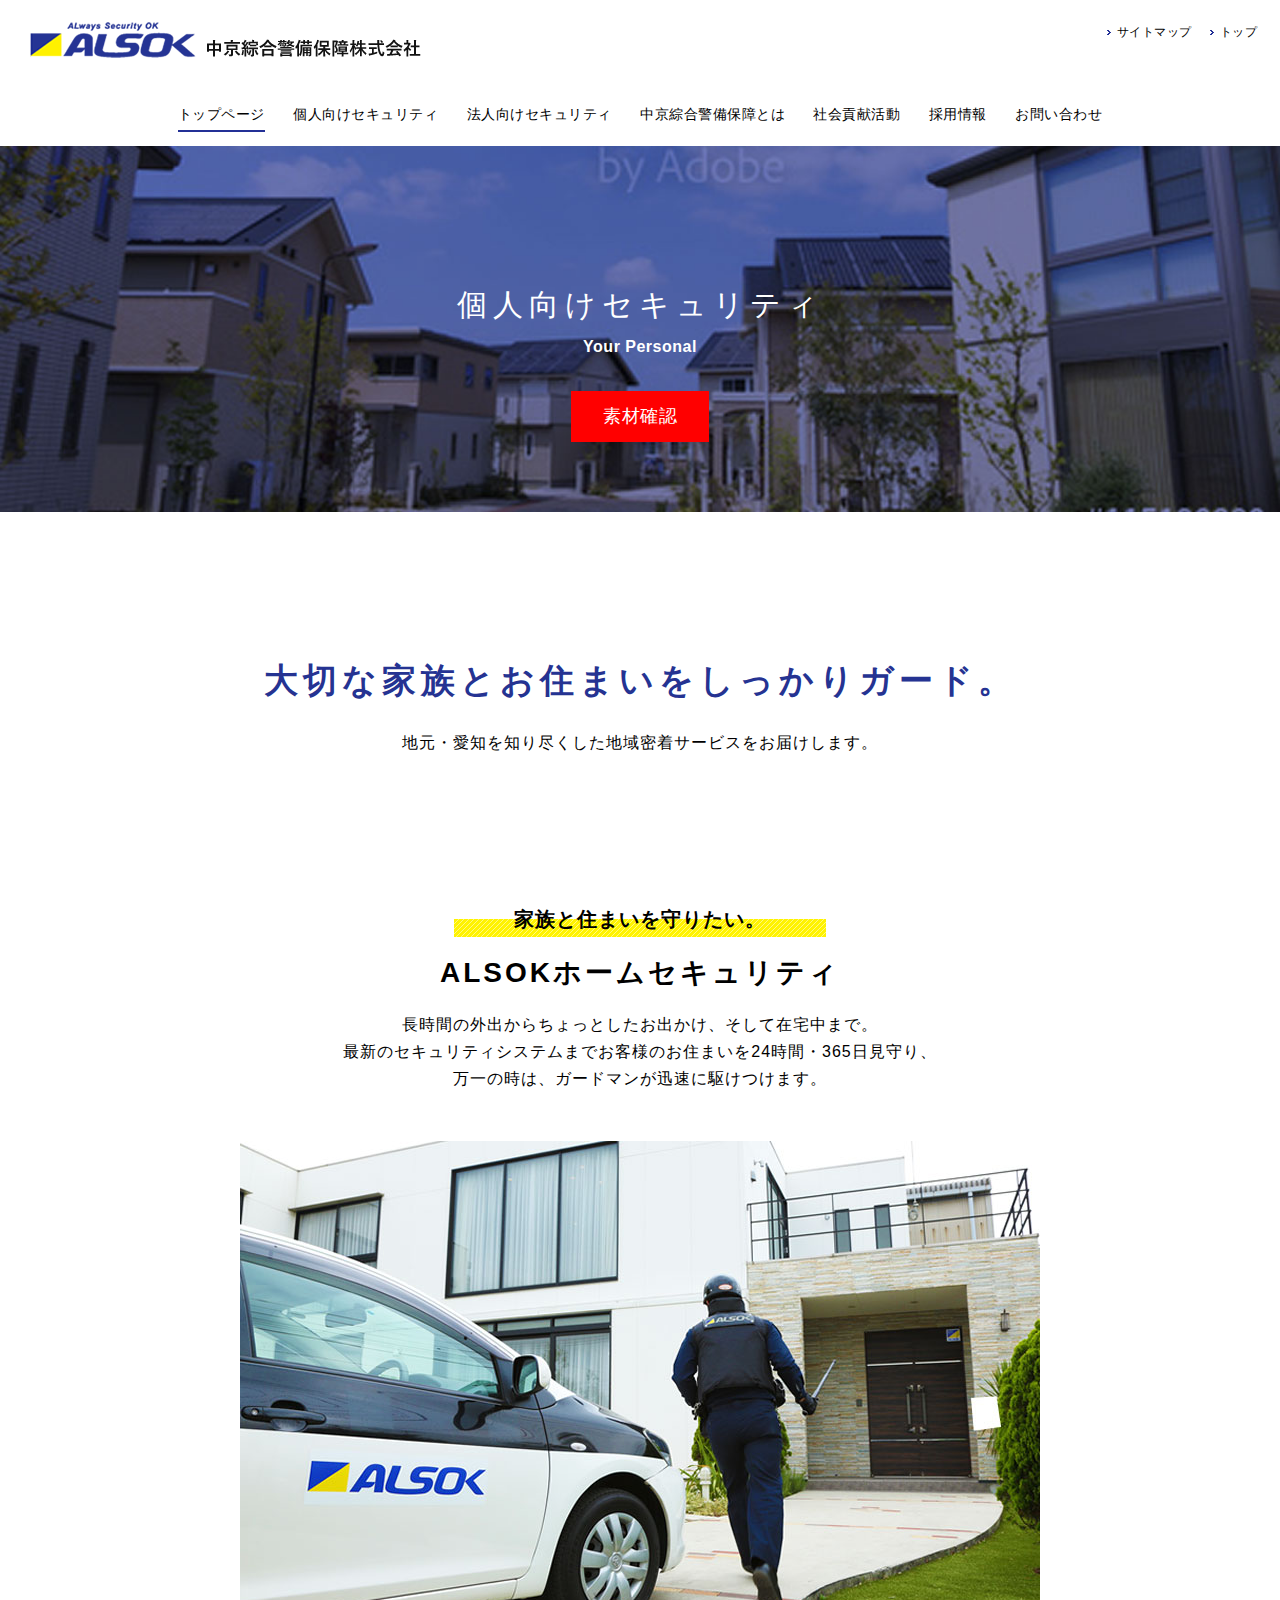
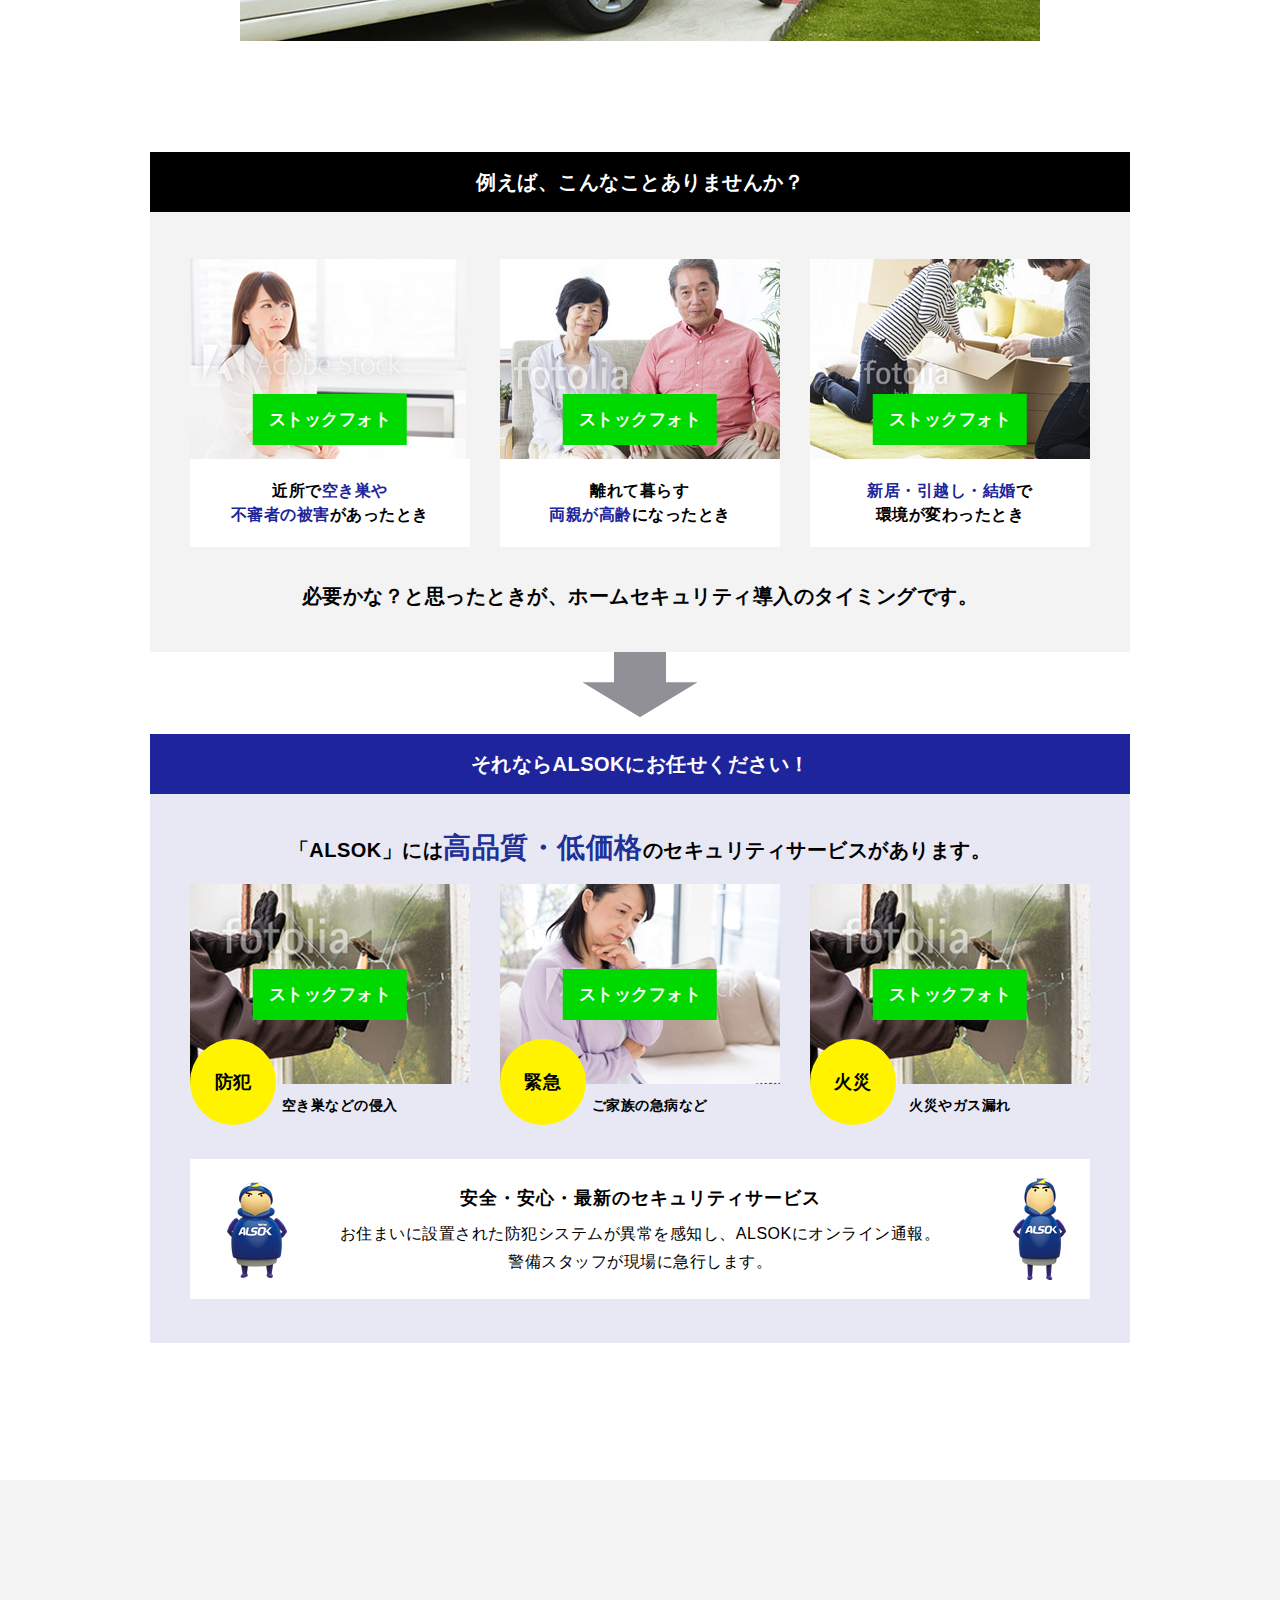
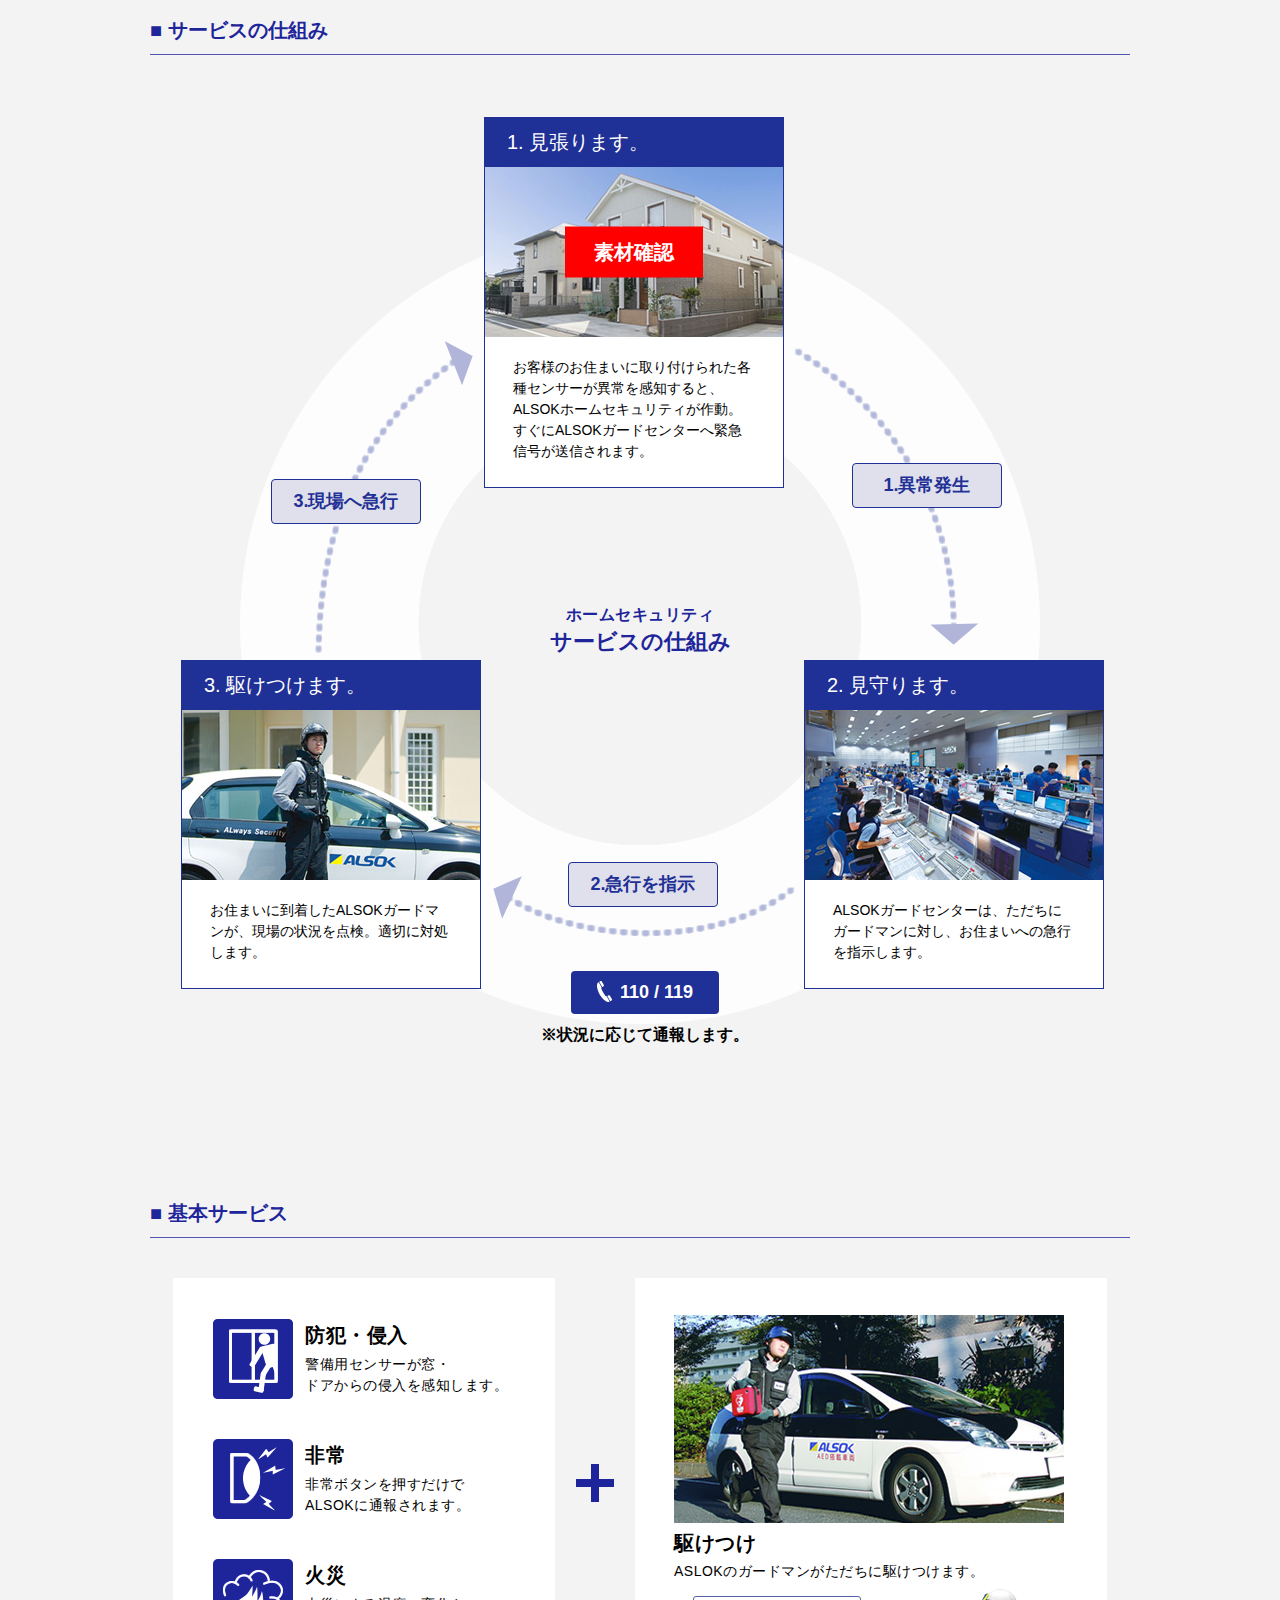
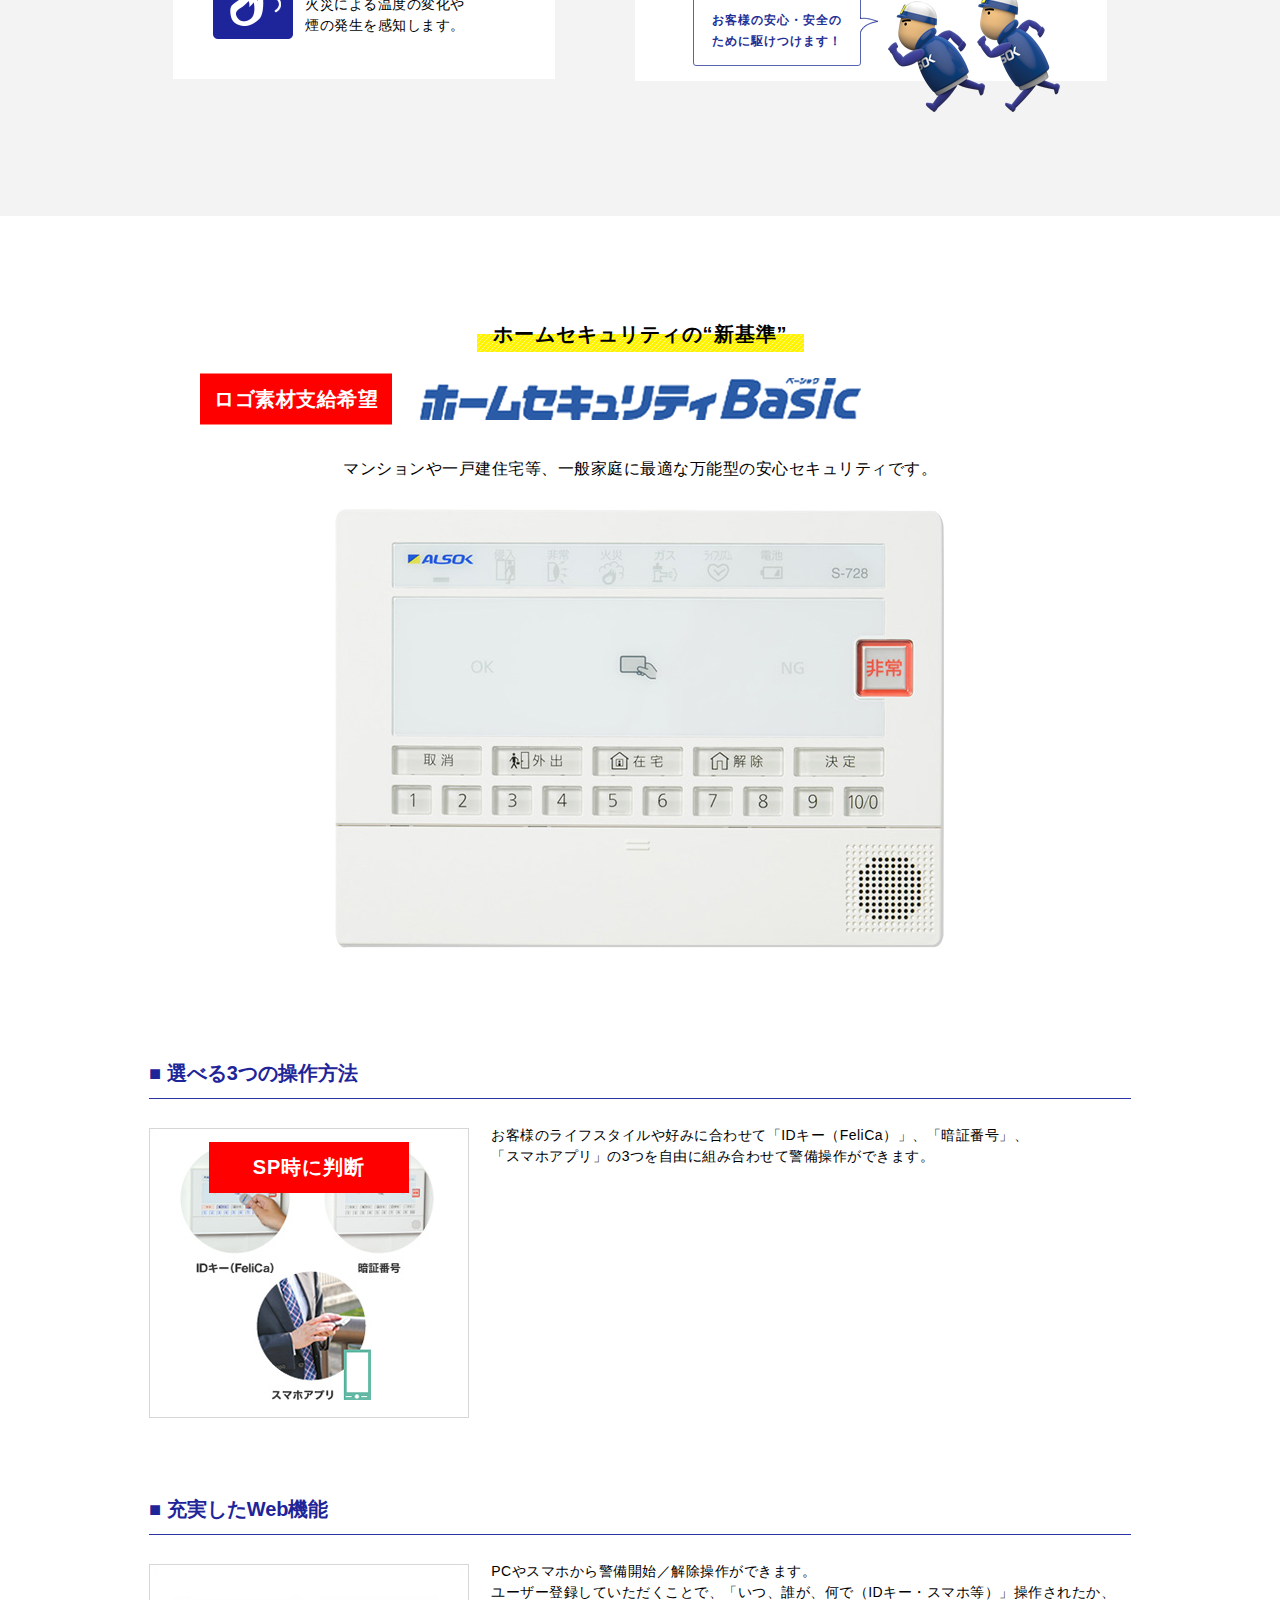
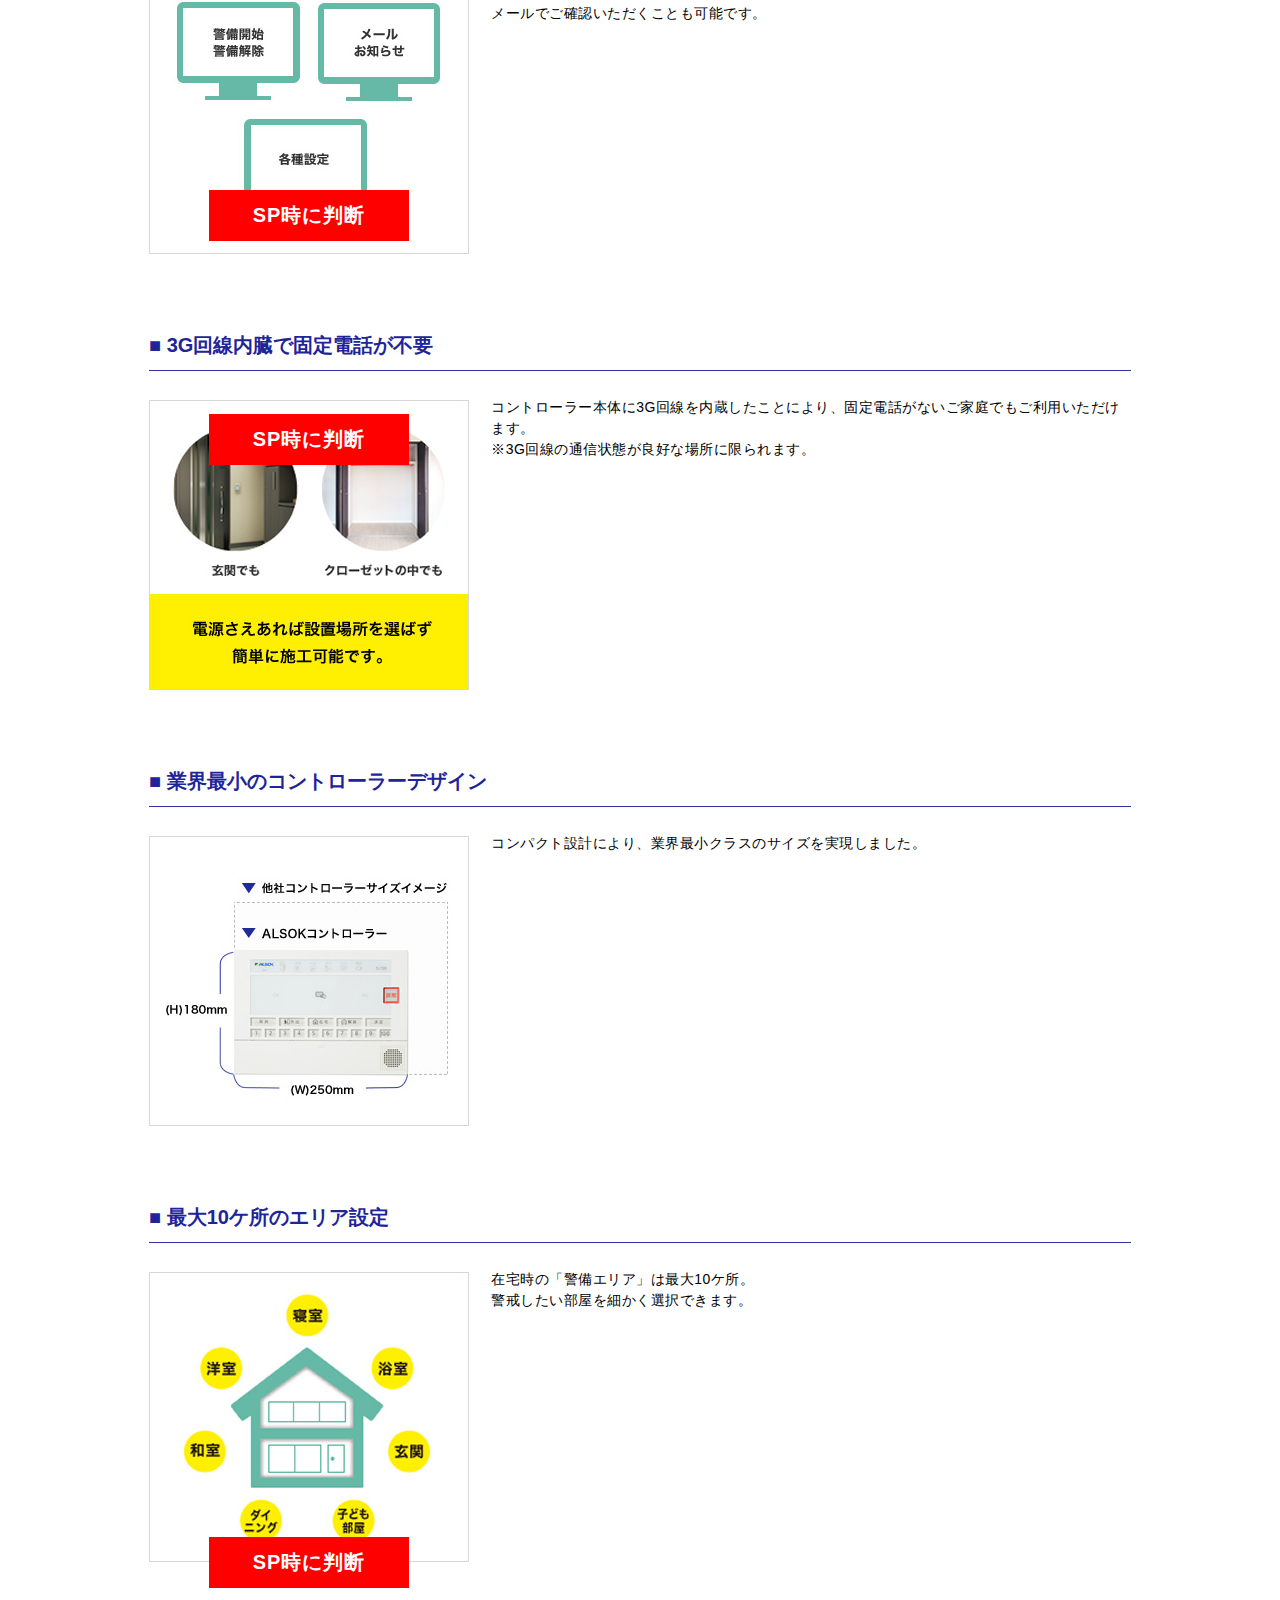
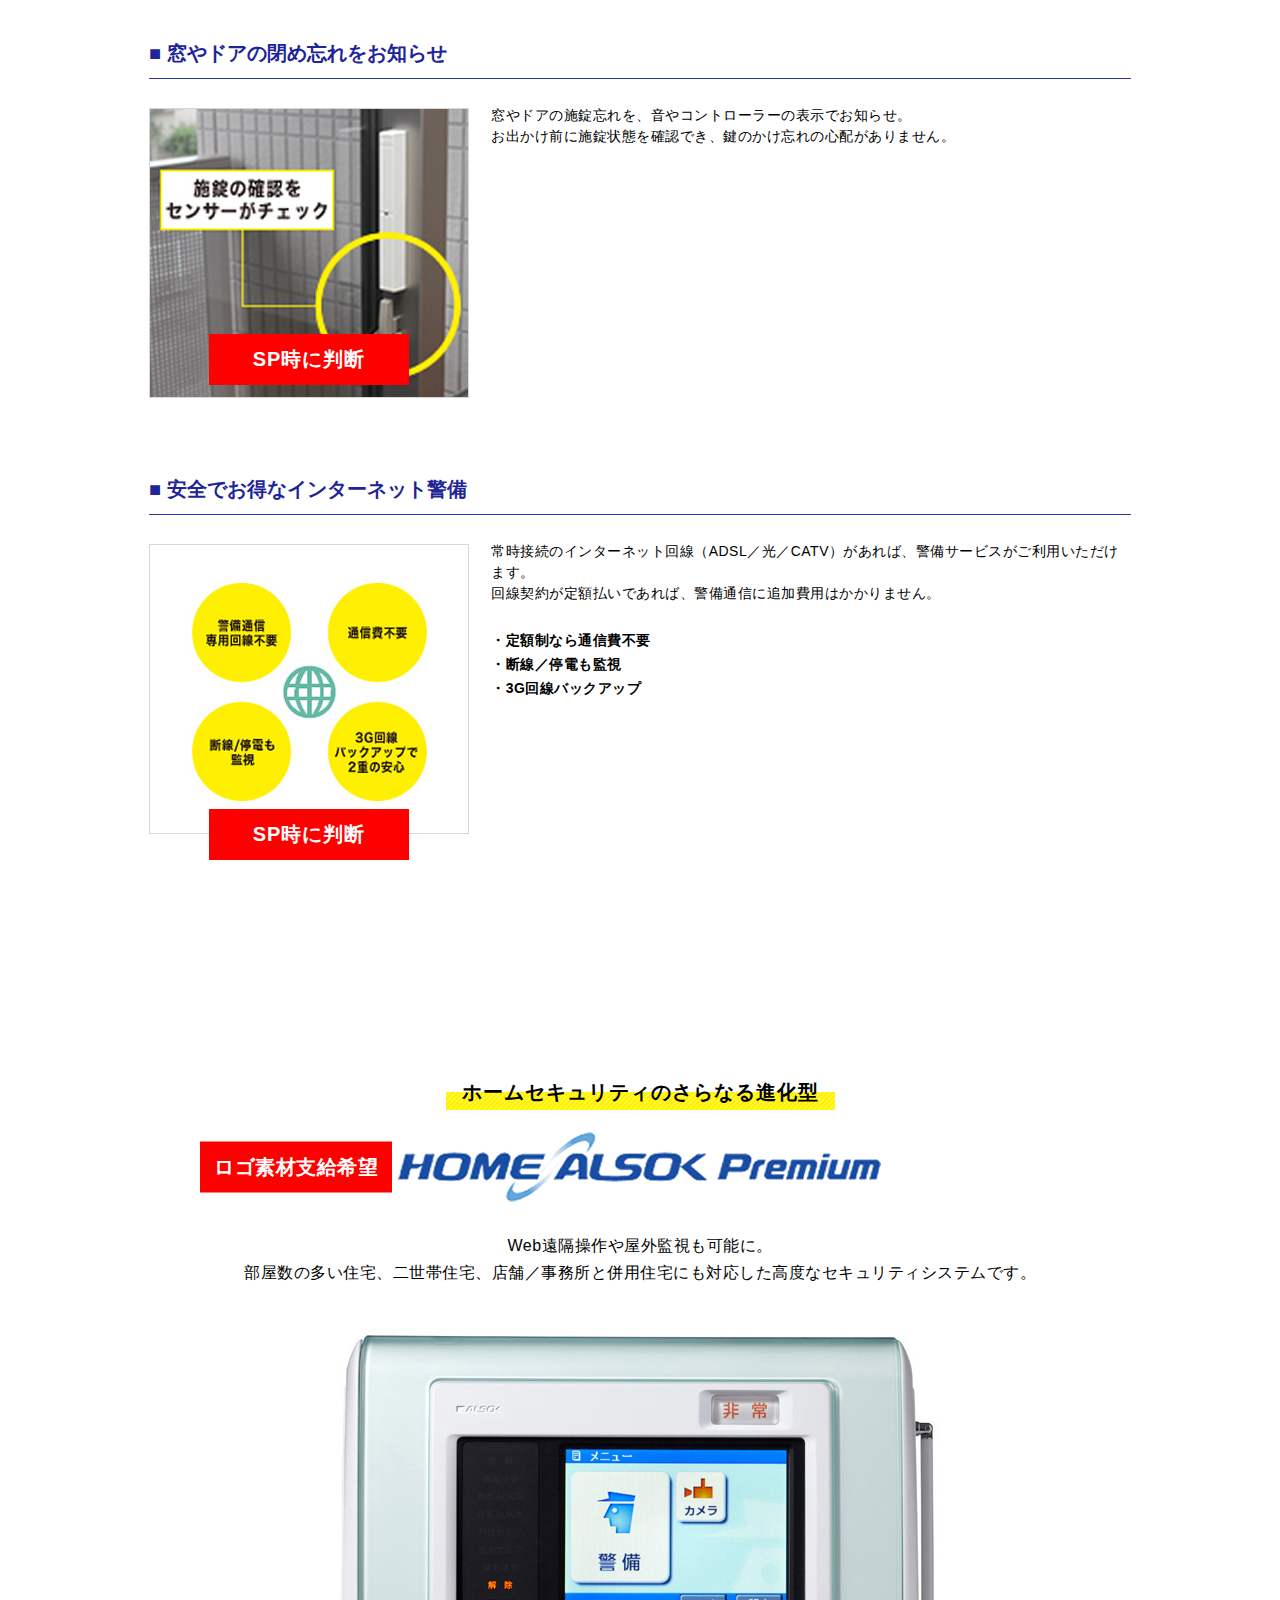
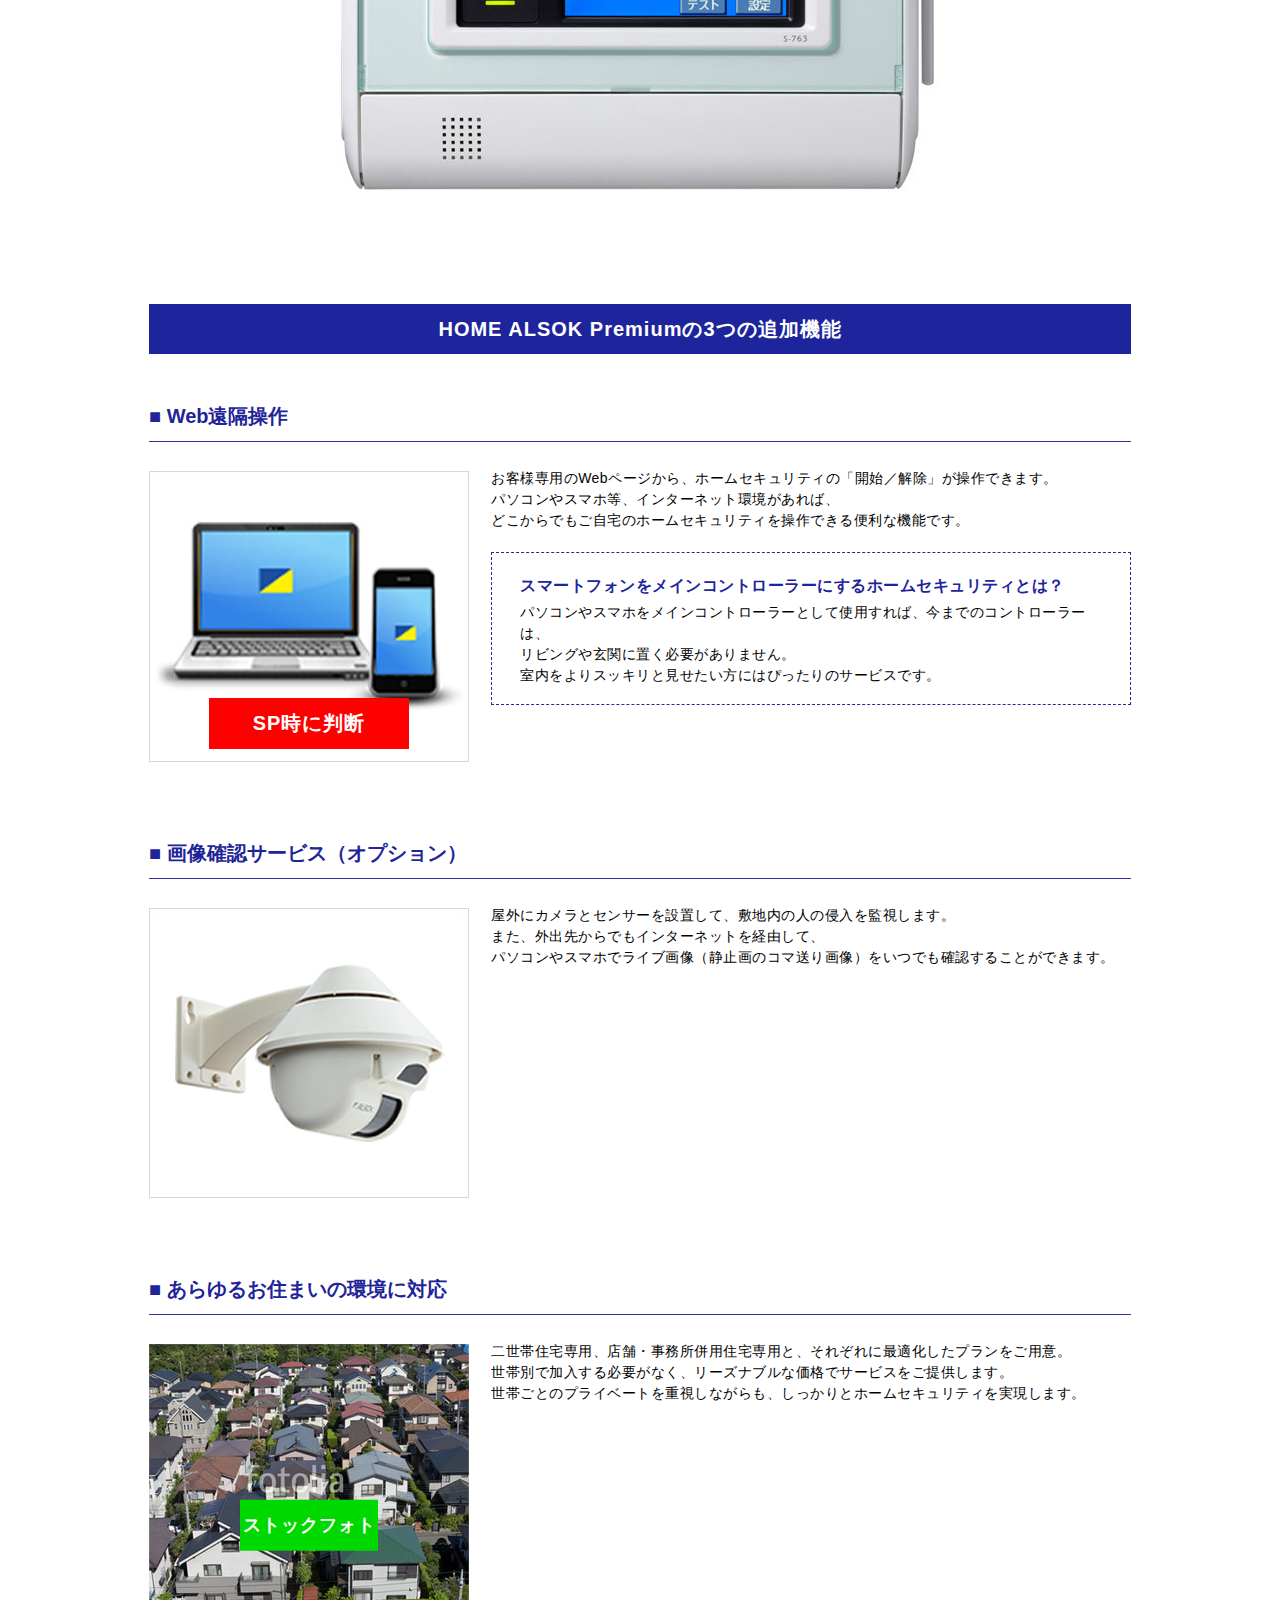
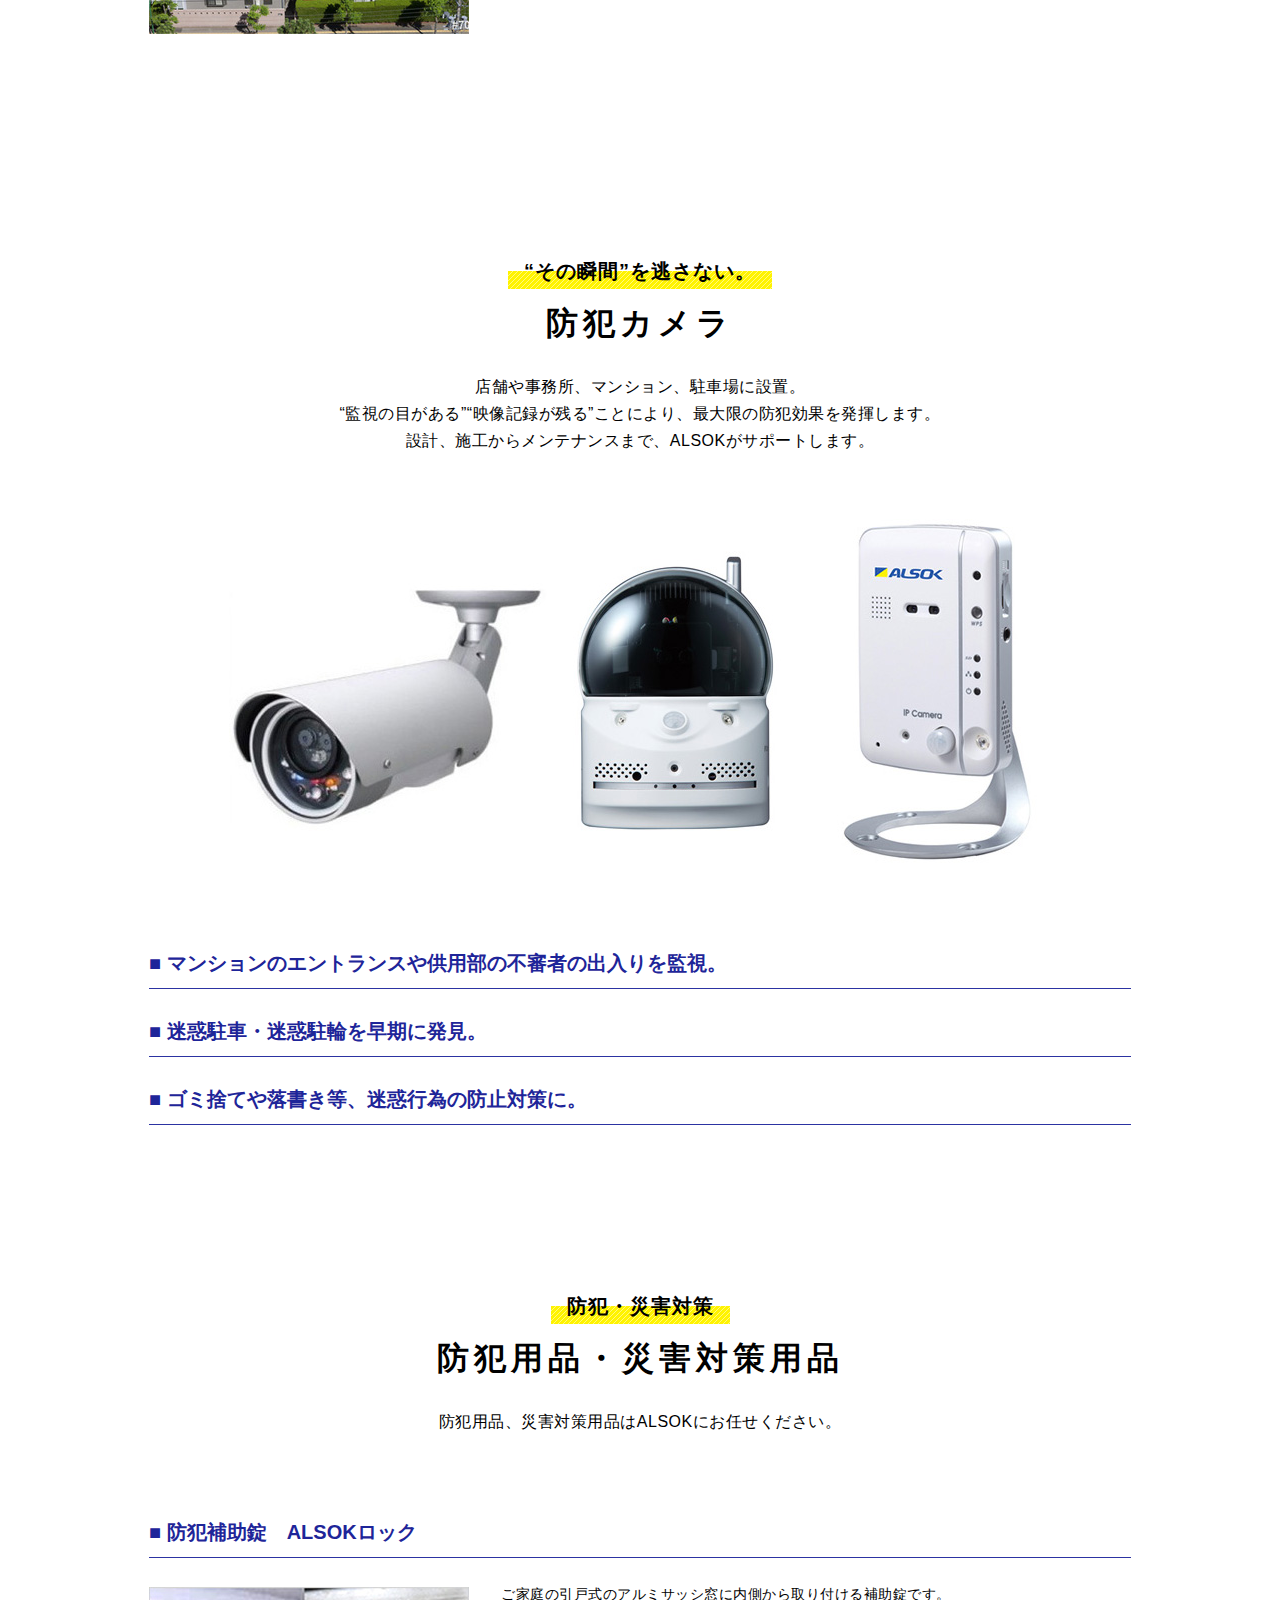
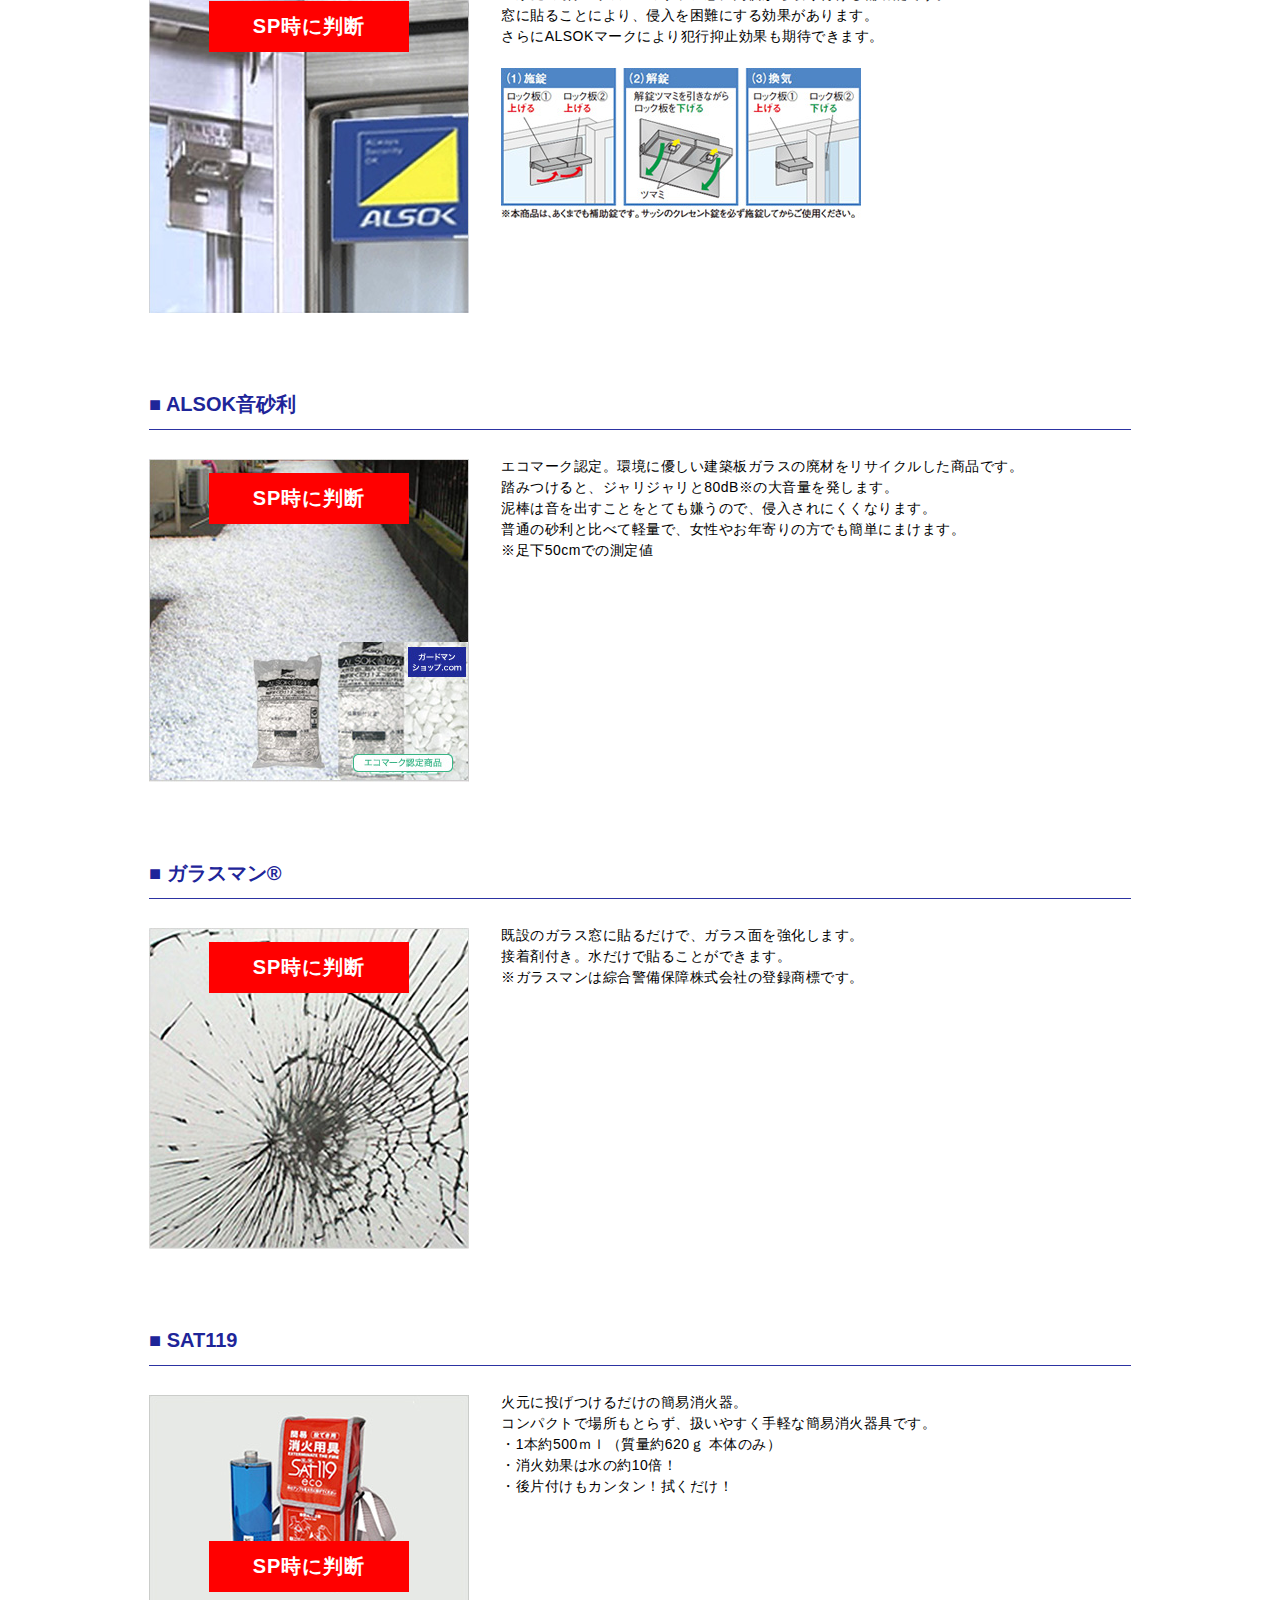
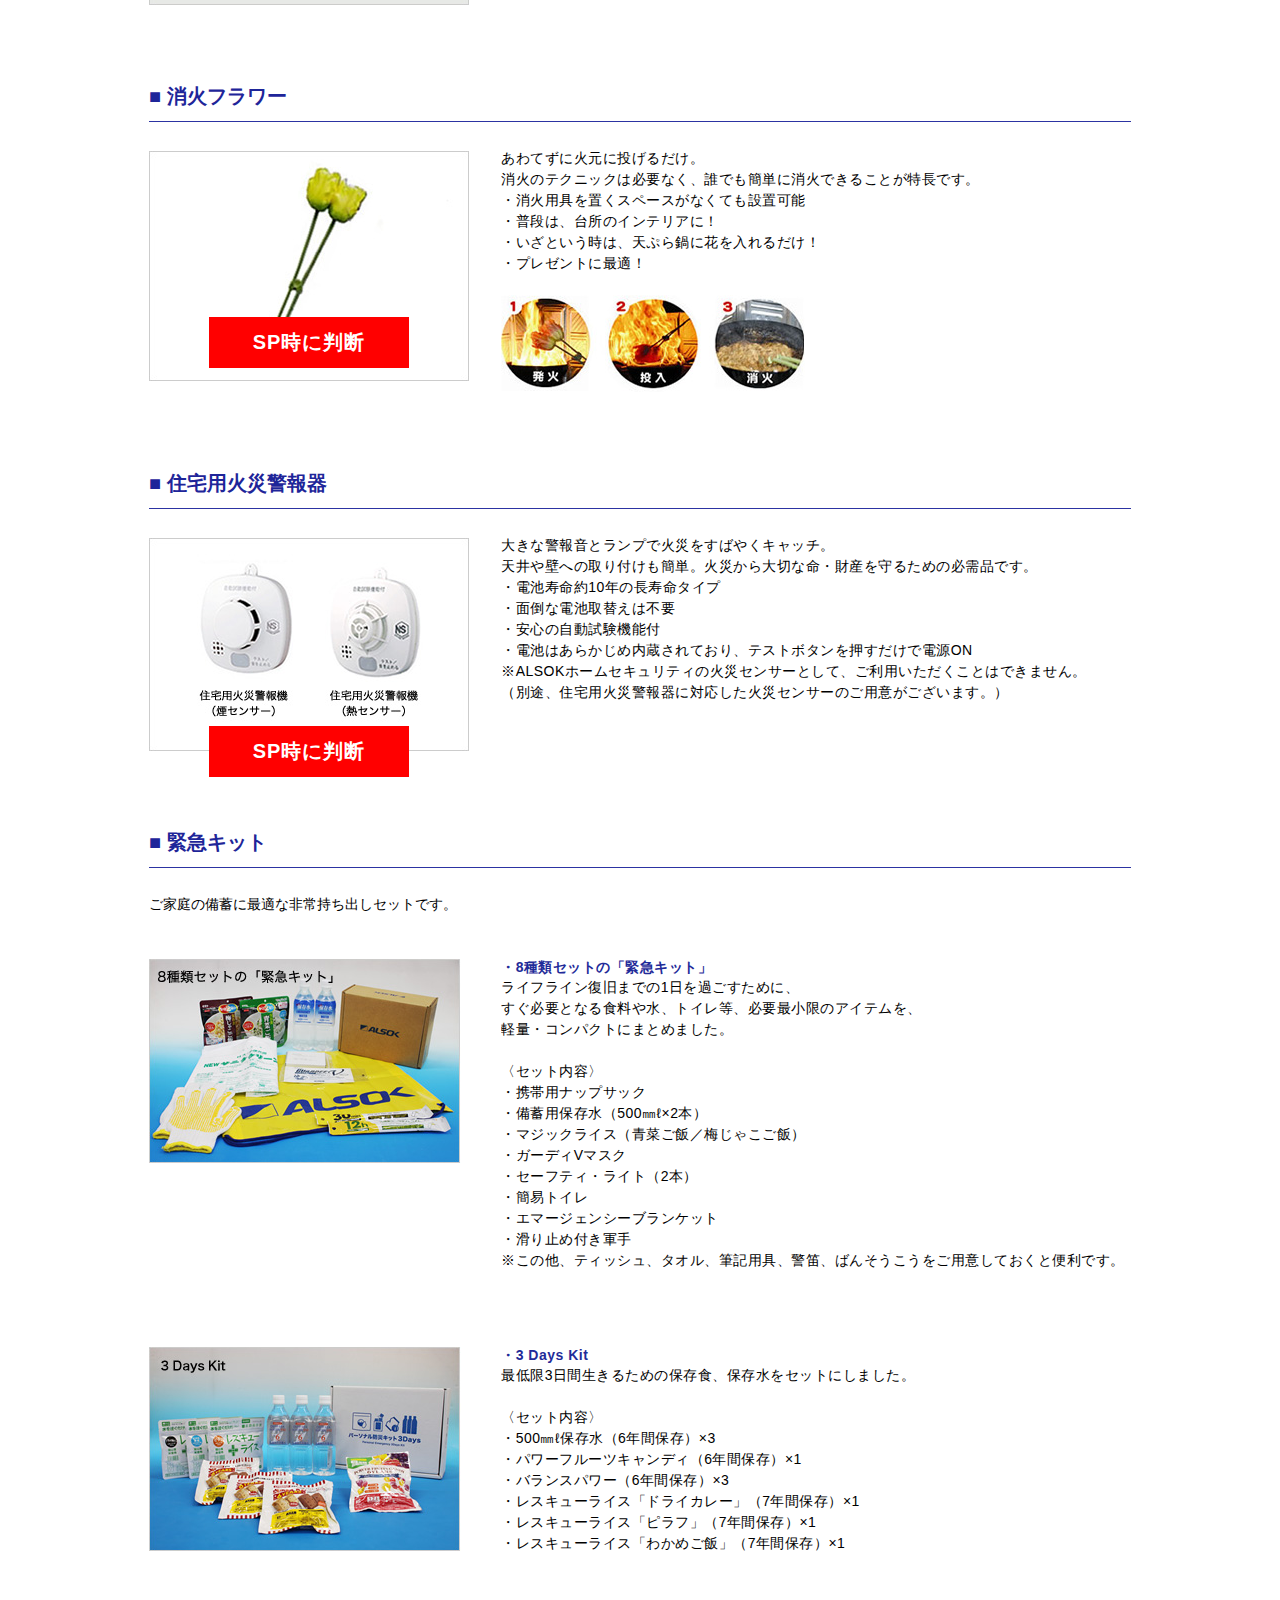
<file: markup/template/kojin.html>
<!DOCTYPE html PUBLIC "-//W3C//DTD XHTML 1.0 Transitional//EN" "http://www.w3.org/TR/xhtml1/DTD/xhtml1-transitional.dtd">
<!--[if lt IE 7 ]> <html xmlns="http://www.w3.org/1999/xhtml" class="ie6"> <![endif]-->
<!--[if IE 7 ]> <html xmlns="http://www.w3.org/1999/xhtml" class="ie7"> <![endif]-->
<!--[if IE 8 ]> <html xmlns="http://www.w3.org/1999/xhtml" class="ie8"> <![endif]-->
<!--[if IE 9 ]> <html xmlns="http://www.w3.org/1999/xhtml" class="ie9"> <![endif]-->
<!--[if (gt IE 9)|!(IE)]><!--> <html xmlns="http://www.w3.org/1999/xhtml" lang="ja"> <!--<![endif]-->
<head>
<meta http-equiv="Content-Type" content="text/html; charset=UTF-8" />
<meta name="keywords" content="中京,綜合,警備,保障,中京綜合警備保障,ALSOK,アルソック,機械警備,警備輸送業務,常駐警備業務,防災警備業務,綜合管理,ホームセキュリティ,防犯,セキュリティ" />
<meta name="description" content="中部地区安全管理システムを商品の中核とした警備会社、中京綜合警備保障 ALSOKホームページ。採用情報あり" />
<meta http-equiv="Content-Style-Type" content="text/css" />
<meta http-equiv="X-UA-Compatible" content="IE=edge"/>
<!--OGPタグ-->
<meta property="og:title" content="★"/>
<meta property="og:type" content="website"/>
<!-- <meta property="og:url" content="★"/> -->
<meta property="og:image" content="★"/>
<meta property="og:site_name" content="★"/>
<meta property="fb:admins" content="100002247945655"/>
<meta property="og:description" content="★"/>
<meta name="viewport" content="width=device-width,user-scalable=no,initial-scale=1,maximum-scale=1, minimum-scale=1" />
<title>ALSOK 中京綜合警備保障｜安全な街を、未来の子供たちへ。</title>
<!--OGPタグ-->
<link rel="stylesheet" type="text/css" href="../common/css/swiper.min.css" media="all" />
<link rel="stylesheet" type="text/css" href="../common/css/jcf.css" media="all" />
<link rel="stylesheet" type="text/css" href="../common/css/common.css" media="all" />
<link rel="stylesheet" type="text/css" href="../common/css/ic.css" media="all" />
<link rel="stylesheet" type="text/css" href="../common/css/each.css" media="all" />
<link rel="stylesheet" type="text/css" href="../common/css/each_pc.css" media="all" />
<link rel="stylesheet" type="text/css" href="../common/css/each_sp.css" media="all" />
<link rel="shortcut icon" href="" />
<script type="text/javascript" src="../common/js/jquery.min.js" charset="utf-8"></script>
<script type="text/javascript" src="../common/js/ic.js"></script>
<script type="text/javascript" src="../common/js/custom.js"></script>
<script type="text/javascript" src="../common/js/swiper.min.js"></script>
<script type="text/javascript" src="../common/js/placeholder.js"></script>
<script type="text/javascript" src="../common/js/jcf.js"></script>
<script type="text/javascript" src="../common/js/jcf.radio.js"></script>
<script type="text/javascript" src="../common/js/jcf.checkbox.js"></script>
<script type="text/javascript" src="../common/js/jcf.select.js"></script>
<script type="text/javascript" src="../common/js/each.js"></script>
<script>
	$(function() {
		jcf.replaceAll();
	});
</script>
</head>

<body id="kojin">
<!--アナリティクスここから-->
<!--アナリティクス-->

	<!--wrapperここから-->
	<div id="wrapper">
		<!--ヘッダここから-->
		<div id="header">
			<div class="top_bar">
				<h1 class="logo"><a href="">Always Security OK | 中京綜合警備保障株式会社</a></h1>
				<ul class="top_links">
					<li><a href="">サイトマップ</a></li>
					<li><a href="">トップ</a></li>
				</ul>
				<a href="" class="mobile_opener sp"><span>Open Menu</span></a>
			</div>
			<!-- pc navigation begin -->
			<div class="nav pc">
				<ul id="dropmenu">
					<li class="active"><a href="">トップページ</a></li>					<li><a href="">個人向けセキュリティ</a></li>					<li><a href="">法人向けセキュリティ</a></li>					<li><a href="">中京綜合警備保障とは</a></li>					<li><a href="">社会貢献活動</a></li>					<li><a href="">採用情報</a></li>					<li>
						<a href="">お問い合わせ</a>
						<ul>
							<li><a href="">個人のお客様</a></li>							<li><a href="">法人のお客様</a></li>							<li><a href="">その他お問い合わせ</a></li>
						</ul>
					</li>
				</ul>
			</div>
			<!-- pc navigation end -->
			<!-- sp navigation begin -->
			<div class="nav sp">
				<div class="menu">
					<div class="hold">
						<h4><a href="">トップページ</a></h4>
						<div class="slide_block">
							<a href="" class="slide_link">個人のお客様</a>
							<div class="slide_box">
								<ul>									<li><a href="">ホームセキュリティ</a></li>									<li><a href="">防犯カメラ</a></li>									<li><a href="">防犯用品・災害対策用品</a></li>									<li><a href="">セキュリティ導入までの流れ</a></li>									<li><a href="">お問い合わせ・資料請求</a></li>								</ul>
							</div>
						</div>
						<div class="slide_block">
							<a href="" class="slide_link">法人のお客様</a>
							<div class="slide_box">
								<ul>
									<li><a href="">機械警備</a></li>
									<li><a href="">常駐警備</a></li>
									<li><a href="">イベント警備</a></li>
									<li><a href="">警備輸送</a></li>
									<li><a href="">防災警備</a></li>
									<li><a href="">保安警備</a></li>
									<li><a href="">身辺警護</a></li>
									<li><a href="">綜合管理</a></li>
									<li><a href="">放置車両確認業務</a></li>
									<li><a href="">AED</a></li>
									<li><a href="">その他商品・サービス</a></li>
									<li><a href="">お問い合わせ・資料請求</a></li>
								</ul>
							</div>
						</div>
						<div class="slide_block">
							<a href="" class="slide_link">中京綜合警備保障とは</a>
							<div class="slide_box">
								<ul>
									<li><a href="">社長メッセージ</a></li>
									<li><a href="">経営理念</a></li>
									<li><a href="">会社概要</a></li>
									<li><a href="">交通アクセス</a></li>
									<li><a href="">中京綜合警備保障のあゆみ</a></li>
									<li><a href="">スポーツ活動のご紹介</a></li>									<li><a href="">ALSOK中京綜合警備保障の強み</a></li>
									<li><a href="">ALSOK中京綜合警備保障<br />グループリンク</a></li>
								</ul>
							</div>
						</div>
						<div class="slide_block">
							<a href="" class="slide_link">社会貢献活動</a>
							<div class="slide_box">
								<ul>
									<li><a href="">基本的な考え方</a></li>
									<li><a href="">主な社会貢献活動</a></li>
								</ul>
							</div>
						</div>
						<div class="slide_block">
							<a href="" class="slide_link">採用情報</a>
							<div class="slide_box">
								<ul>
									<li><a href="">人事担当者メッセージ</a></li>
									<li><a href="">ALSOKの仕事</a></li>
									<li><a href="">教育制度・人事制度</a></li>
									<li><a href="">先輩社員の声</a></li>
									<li><a href="">数字で見るALSOK</a></li>
									<li><a href="">新卒採用</a></li>
									<li><a href="">キャリア採用</a></li>
									<li><a href="">アルバイト採用</a></li>
								</ul>
							</div>
						</div>
						<h4><a href="">創業50周年（工事中）</a></h4>
						<h4><a href="">暴力団等反社会的勢力排除宣言</a></h4>
						<div class="slide_block">
							<a href="" class="slide_link">外部リンク</a>
							<div class="slide_box">
								<ul>
									<li><a class="icon" href="">駐日エチオピア名誉領事館</a></li>
									<li><a class="icon" href="">（一社）愛知県警備業協会</a></li>
									<li><a class="icon" href="">（一財）愛知県剣道連盟</a></li>
								</ul>
							</div>
						</div>
					</div>
				</div>
			</div>
			<!-- sp navigation end -->
		</div>
		<div class="bg sp"></div>
		<!--ヘッダ-->
		<!--コンテンツここから-->
		<div id="contents" class="clearfix">
			<!--メインエリアここから-->
			<div id="main">
				<!-- title banner begin -->
				<div class="title_banner">
					<img class="pc" src="../common/img/kojin/title_banner_pc_img.jpg" alt="image description" />
					<img class="sp" src="../common/img/kojin/title_banner_sp_img.jpg" alt="image description" />
					<div class="text">
						<h2>個人向けセキュリティ</h2>
						<p>Your Personal</p>
						<a href="" class="button red">素材確認</a>
					</div>
				</div>
				<!-- title banner end -->
				<!-- guard info begin -->
				<div class="guard_info">
					<div class="head">
						<h2>大切な家族とお住まいをしっかりガード。</h2>
						<p>地元・愛知を知り尽くした地域密着サービスをお届けします。</p>
					</div>
					<div class="title">
						<h3>家族と住まいを守りたい。</h3>
						<h4>ALSOKホームセキュリティ</h4>
						<p>長時間の外出からちょっとしたお出かけ、そして在宅中まで。<br />
							最新のセキュリティシステムまでお客様のお住まいを24時間・365日見守り、<br />
							万一の時は、ガードマンが迅速に駆けつけます。
						</p>
					</div>
					<div class="main_image">
						<img src="../common/img/kojin/guard_main_img.jpg" alt="image description" />
					</div>
					<div class="social_fields">
						<div class="box dark">
							<h3>例えば、こんなことありませんか？</h3>
							<div class="holder">
								<div class="frame">
									<div class="image_box">
										<span class="image">
											<img src="../common/img/kojin/guard_small_img_1.jpg" alt="image description">
											<a href="" class="btn">ストックフォト</a>
										</span>
										<strong class="text">近所で<a href="">空き巣や</a> <br /><a href="">不審者の被害</a>があったとき</strong>
									</div>
									<div class="image_box">
										<span class="image">
											<img src="../common/img/kojin/guard_small_img_2.jpg" alt="image description">
											<a href="" class="btn">ストックフォト</a>
										</span>
										<strong class="text">離れて暮らす<br /><a href="">両親が高齢</a>になったとき</strong>
									</div>
									<div class="image_box">
										<span class="image">
											<img src="../common/img/kojin/guard_small_img_3.jpg" alt="image description">
											<a href="" class="btn">ストックフォト</a>
										</span>
										<strong class="text"><a href="">新居・引越し・結婚</a>で <br />環境が変わったとき</strong>
									</div>
								</div>								<p class="bot_txt">必要かな？と思ったときが、ホームセキュリティ導入のタイミングです。</p>
							</div>
						</div>
						<div class="arrow_down"></div>
						<div class="box">
							<h3>それならALSOKにお任せください！</h3>
							<div class="holder">
								<p class="top_txt">「ALSOK」には<a href="">高品質・低価格</a>のセキュリティサービスがあります。</p>
								<div class="frame">
									<div class="image_box">
										<span class="image">
											<img src="../common/img/kojin/guard_small_img_4.jpg" alt="image description">
											<a href="" class="btn mid">ストックフォト</a>
										</span>
										<strong class="txt">空き巣などの侵入</strong>
										<strong class="circle">防犯</strong>
									</div>
									<div class="image_box">
										<span class="image">
											<img src="../common/img/kojin/guard_small_img_5.jpg" alt="image description">
											<a href="" class="btn mid">ストックフォト</a>
										</span>
										<strong class="txt">ご家族の急病など</strong>
										<strong class="circle">緊急</strong>
									</div>
									<div class="image_box">
										<span class="image">
											<img src="../common/img/kojin/guard_small_img_4.jpg" alt="image description">
											<a href="" class="btn mid">ストックフォト</a>
										</span>
										<strong class="txt">火災やガス漏れ</strong>
										<strong class="circle">火災</strong>
									</div>
								</div>
								<div class="security_text">
									<h5><span>安全・安心・最新の</span>セキュリティサービス</h5>
									<p><span>お住まいに設置された</span><span>防犯システムが異常を感知し、</span>ALSOKにオンライン通報。<br />
										警備スタッフが現場に急行します。
									</p>
								</div>							</div>
						</div>
					</div>
				</div>
				<!-- guard info end -->
				<!-- structure begin -->
				<div class="structure">
					<div class="main_holder">
						<h2>■ サービスの仕組み</h2>
						<div class="structure_box_holder pc">
							<div class="structure_box">
								<div class="box box1">
									<h3>1. 見張ります。</h3>
									<div class="image">
										<img src="../common/img/kojin/structure_box_img_1.jpg" alt="image description" />
										<a href="" class="btn">素材確認</a>
									</div>
									<p class="text">お客様のお住まいに取り付けられた各種センサーが異常を感知すると、ALSOKホームセキュリティが作動。 <br />
										すぐにALSOKガードセンターへ緊急信号が送信されます。
									</p>
								</div>
								<div class="box box2">
									<h3>2. 見守ります。</h3>
									<div class="image">
										<img src="../common/img/kojin/structure_box_img_2.jpg" alt="image description" />
									</div>
									<p class="text">ALSOKガードセンターは、ただちにガードマンに対し、お住まいへの急行を指示します。</p>
								</div>
								<div class="box box3">
									<h3>3. 駆けつけます。</h3>
									<div class="image">
										<img src="../common/img/kojin/structure_box_img_3.jpg" alt="image description" />
									</div>
									<p class="text">お住まいに到着したALSOKガードマンが、現場の状況を点検。適切に対処します。</p>
								</div>
								<div class="center">
									<p>ホームセキュリティ</p>
									<h3>サービスの仕組み</h3>
								</div>
								<div class="rounded_box box1">1.異常発生</div>
								<div class="rounded_box box2">2.急行を指示</div>
								<div class="rounded_box box3">3.現場へ急行</div>
								<div class="phone_box">
									<a href="" class="phone_btn"><span>110 / 119</span></a>
									<p>※状況に応じて通報します。</p>
								</div>
							</div>
						</div>
						<div class="structure_box sp">
							<div class="image">
								<img src="../common/img/kojin/structure_box_sp_img.jpg" alt="image description" />
							</div>
							<a href="" class="button">拡大して見る</a>
						</div>
						<h2>■ 基本サービス</h2>
						<div class="basic_services">
							<ul class="icons_list">
								<li>
									<div class="icon">
										<img src="../common/img/kojin/basic_services_icon1.png" alt="image description" />
									</div>
									<div class="text">
										<h3>防犯・侵入</h3>
										<p>警備用センサーが窓・ <br />ドアからの侵入を感知します。</p>
									</div>
								</li>
								<li>
									<div class="icon">
										<img src="../common/img/kojin/basic_services_icon2.png" alt="image description" />
									</div>
									<div class="text">
										<h3>非常</h3>
										<p>非常ボタンを押すだけで <br />ALSOKに通報されます。</p>
									</div>
								</li>
								<li>
									<div class="icon">
										<img src="../common/img/kojin/basic_services_icon3.png" alt="image description" />
									</div>
									<div class="text">
										<h3>火災</h3>
										<p>火災による温度の変化や<br />煙の発生を感知します。</p>
									</div>
								</li>
							</ul>
							<div class="plus"></div>
							<div class="info_box">
								<div class="image">
									<img src="../common/img/kojin/basic_services_img.jpg" alt="image description" />
								</div>
								<div class="text">
									<h3>駆けつけ</h3>
									<p>ASLOKのガードマンがただちに駆けつけます。</p>
								</div>
								<div class="message">
									<p>お客様の安心・安全の <br />ために駆けつけます！</p>
								</div>
							</div>
						</div>
					</div>
				</div>
				<!-- structure end -->
				<!-- device box begin -->
				<div class="device_box">
					<div class="heading_box">
						<h3>ホームセキュリティの“新基準”</h3>
						<h2 class="logo-title">
							<span class="red">ロゴ素材支給希望</span>
							<strong class="logo"><img src="../common/img/kojin/device_logo_title_1.png" alt="image description" /></strong>
						</h2>
						<p>マンションや一戸建住宅等、一般家庭に最適な万能型の安心セキュリティです。</p>
					</div>					<div class="device-image">
						<img src="../common/img/kojin/device_img_1.jpg" alt="image description" />
					</div>
				</div>
				<!-- device box end -->
				<!-- info boxes begin -->
				<div class="info_boxes">
					<div class="box">
						<h4>■ 選べる3つの操作方法</h4>
						<div class="holder">
							<div class="image">
								<img src="../common/img/kojin/info_box_img_1.jpg" alt="image description" />
								<a href="" class="btn red top">SP時に判断</a>
							</div>
							<div class="text">
								<p>お客様のライフスタイルや好みに合わせて「IDキー（FeliCa）」、「暗証番号」、<br />
									「スマホアプリ」の3つを自由に組み合わせて警備操作ができます。
								</p>
							</div>
						</div>
					</div>
					<div class="box">
						<h4>■ 充実したWeb機能</h4>
						<div class="holder">
							<div class="image">
								<img src="../common/img/kojin/info_box_img_2.jpg" alt="image description" />
								<a href="" class="btn red bottom">SP時に判断</a>
							</div>
							<div class="text">
								<p>PCやスマホから警備開始／解除操作ができます。<br />
									ユーザー登録していただくことで、「いつ、誰が、何で（IDキー・スマホ等）」操作されたか、<br />
									メールでご確認いただくことも可能です。
								</p>
							</div>
						</div>
					</div>
					<div class="box">
						<h4>■ 3G回線内臓で固定電話が不要</h4>
						<div class="holder">
							<div class="image">
								<img src="../common/img/kojin/info_box_img_3.jpg" alt="image description" />
								<a href="" class="btn red top">SP時に判断</a>
							</div>
							<div class="text">
								<p>コントローラー本体に3G回線を内蔵したことにより、固定電話がないご家庭でもご利用いただけます。<br />
									※3G回線の通信状態が良好な場所に限られます。
								</p>
							</div>
						</div>
					</div>
					<div class="box">
						<h4>■ 業界最小のコントローラーデザイン</h4>
						<div class="holder">
							<div class="image">
								<img src="../common/img/kojin/info_box_img_4.jpg" alt="image description" />
							</div>
							<div class="text">
								<p>コンパクト設計により、業界最小クラスのサイズを実現しました。</p>
							</div>
						</div>
					</div>
					<div class="box">
						<h4>■ 最大10ケ所のエリア設定</h4>
						<div class="holder">
							<div class="image">
								<img src="../common/img/kojin/info_box_img_5.jpg" alt="image description" />
								<a href="" class="btn red sub_bottom">SP時に判断</a>
							</div>
							<div class="text">
								<p>在宅時の「警備エリア」は最大10ケ所。<br />
									警戒したい部屋を細かく選択できます。
								</p>
							</div>
						</div>
					</div>
					<div class="box">
						<h4>■ 窓やドアの閉め忘れをお知らせ</h4>
						<div class="holder">
							<div class="image">
								<img src="../common/img/kojin/info_box_img_6.jpg" alt="image description" />
								<a href="" class="btn red bottom">SP時に判断</a>
							</div>
							<div class="text">
								<p>窓やドアの施錠忘れを、音やコントローラーの表示でお知らせ。<br />
									お出かけ前に施錠状態を確認でき、鍵のかけ忘れの心配がありません。
								</p>
							</div>
						</div>
					</div>
					<div class="box">
						<h4>■ 安全でお得なインターネット警備</h4>
						<div class="holder">
							<div class="image">
								<img src="../common/img/kojin/info_box_img_7.jpg" alt="image description" />
								<a href="" class="btn red sub_bottom">SP時に判断</a>
							</div>
							<div class="text">
								<p>常時接続のインターネット回線（ADSL／光／CATV）があれば、警備サービスがご利用いただけます。<br />
									回線契約が定額払いであれば、警備通信に追加費用はかかりません。
								</p>
								<ul class="list">
									<li>・定額制なら通信費不要</li>
									<li>・断線／停電も監視</li>
									<li>・3G回線バックアップ</li>
								</ul>
							</div>
						</div>
					</div>
				</div>
				<!-- info boxes end -->
				<!-- device box begin -->
				<div class="device_box">
					<div class="heading_box">
						<h3>ホームセキュリティのさらなる進化型</h3>
						<h2 class="logo-title">
							<span class="red">ロゴ素材支給希望</span>
							<strong class="logo"><img src="../common/img/kojin/device_logo_title_2.png" alt="image description" />
						</strong></h2>
						<p>Web遠隔操作や屋外監視も可能に。<br />
							部屋数の多い住宅、二世帯住宅、店舗／事務所と併用住宅にも対応した高度なセキュリティシステムです。
						</p>
					</div>
					<div class="device-image">
						<img src="../common/img/kojin/device_img_2.jpg" alt="image description" />
					</div>
				</div>
				<!-- device box end -->
				<!-- info boxes begin -->
				<div class="info_boxes boxes2">
					<h3 class="title_blue">HOME ALSOK Premiumの3つの追加機能</h3>
					<div class="box">
						<h4>■ Web遠隔操作</h4>
						<div class="holder">
							<div class="image">
								<img src="../common/img/kojin/info_box_img_8.jpg" alt="image description" />
								<a href="" class="btn red bottom">SP時に判断</a>
							</div>
							<div class="text">
								<p>お客様専用のWebページから、ホームセキュリティの「開始／解除」が操作できます。<br />
									パソコンやスマホ等、インターネット環境があれば、<br />
									どこからでもご自宅のホームセキュリティを操作できる便利な機能です。
								</p>
								<div class="dash_box">
									<h5>スマートフォンをメインコントローラーにするホームセキュリティとは？</h5>
									<p>パソコンやスマホをメインコントローラーとして使用すれば、今までのコントローラーは、<br />
										リビングや玄関に置く必要がありません。<br />
										室内をよりスッキリと見せたい方にはぴったりのサービスです。
									</p>
								</div>
							</div>
						</div>
					</div>
					<div class="box">
						<h4>■ 画像確認サービス（オプション）</h4>
						<div class="holder">
							<div class="image">
								<img src="../common/img/kojin/info_box_img_9.jpg" alt="image description" />
							</div>
							<div class="text">
								<p>屋外にカメラとセンサーを設置して、敷地内の人の侵入を監視します。<br />
									また、外出先からでもインターネットを経由して、<br />
									パソコンやスマホでライブ画像（静止画のコマ送り画像）をいつでも確認することができます。 
								</p>
							</div>
						</div>
					</div>
					<div class="box">
						<h4>■ あらゆるお住まいの環境に対応</h4>
						<div class="holder">
							<div class="image">
								<img src="../common/img/kojin/info_box_img_10.jpg" alt="image description" />
								<a href="" class="btn green mid">ストックフォト</a>
							</div>
							<div class="text">
								<p>二世帯住宅専用、店舗・事務所併用住宅専用と、それぞれに最適化したプランをご用意。<br />
									世帯別で加入する必要がなく、リーズナブルな価格でサービスをご提供します。<br />
									世帯ごとのプライベートを重視しながらも、しっかりとホームセキュリティを実現します。
								</p>
							</div>
						</div>
					</div>
				</div>
				<!-- info boxes end -->
				<!-- camera info begin -->
				<div class="camera_info">
					<div class="heading_box">
						<h3>“その瞬間”を逃さない。</h3>
						<h2>防犯カメラ</h2>
						<p>店舗や事務所、マンション、駐車場に設置。<br />
							“監視の目がある”“映像記録が残る”ことにより、最大限の防犯効果を発揮します。<br />
							設計、施工からメンテナンスまで、ALSOKがサポートします。
						</p>
					</div>
					<div class="camera_image">
						<img src="../common/img/kojin/camera_img_1.jpg" alt="image description" />
					</div>
				</div>
				<!-- camera info end -->
				<!-- info boxes begin -->
				<div class="info_boxes boxes3">
					<div class="box empty">
						<h4><a href="">■ マンションのエントランスや供用部の不審者の出入りを監視。</a></h4>
					</div>
					<div class="box empty">
						<h4><a href="">■ 迷惑駐車・迷惑駐輪を早期に発見。</a></h4>
					</div>
					<div class="box empty">
						<h4><a href="">■ ゴミ捨てや落書き等、迷惑行為の防止対策に。</a></h4>
					</div>
				</div>
				<!-- info boxes end -->
				<!-- info boxes begin -->
				<div class="info_boxes set2">
					<div class="heading_box">
						<h3>防犯・災害対策</h3>
						<h2>防犯用品・災害対策用品</h2>
						<p>防犯用品、災害対策用品はALSOKにお任せください。</p>
					</div>
					<div class="box">
						<h4>■ 防犯補助錠　ALSOKロック</h4>
						<div class="holder">
							<div class="image">
								<img src="../common/img/kojin/info_box_img_11.jpg" alt="image description" />
								<a href="" class="btn red top">SP時に判断</a>
							</div>
							<div class="text">
								<p>ご家庭の引戸式のアルミサッシ窓に内側から取り付ける補助錠です。<br />
									窓に貼ることにより、侵入を困難にする効果があります。<br />
									さらにALSOKマークにより犯行抑止効果も期待できます。
								</p>
								<div class="img">
									<img src="../common/img/kojin/info_box_inner_img_1.jpg" alt="image description" />
								</div>
							</div>
						</div>
					</div>
					<div class="box">
						<h4>■ ALSOK音砂利</h4>
						<div class="holder">
							<div class="image">
								<img src="../common/img/kojin/info_box_img_12.jpg" alt="image description" />
								<a href="" class="btn red top">SP時に判断</a>
							</div>
							<div class="text">
								<p>エコマーク認定。環境に優しい建築板ガラスの廃材をリサイクルした商品です。<br />
									踏みつけると、ジャリジャリと80dB※の大音量を発します。<br />
									泥棒は音を出すことをとても嫌うので、侵入されにくくなります。<br />
									普通の砂利と比べて軽量で、女性やお年寄りの方でも簡単にまけます。<br />
									※足下50cmでの測定値
								</p>
							</div>
						</div>
					</div>
					<div class="box">
						<h4>■ ガラスマン®</h4>
						<div class="holder">
							<div class="image">
								<img src="../common/img/kojin/info_box_img_13.jpg" alt="image description" />
								<a href="" class="btn red top">SP時に判断</a>
							</div>
							<div class="text">
								<p>既設のガラス窓に貼るだけで、ガラス面を強化します。<br />
									接着剤付き。水だけで貼ることができます。<br />
									※ガラスマンは綜合警備保障株式会社の登録商標です。
								</p>
							</div>
						</div>
					</div>
					<div class="box">
						<h4>■ SAT119</h4>
						<div class="holder">
							<div class="image">
								<img src="../common/img/kojin/info_box_img_14.jpg" alt="image description" />
								<a href="" class="btn red bottom">SP時に判断</a>
							</div>
							<div class="text">
								<p>火元に投げつけるだけの簡易消火器。<br />
									コンパクトで場所もとらず、扱いやすく手軽な簡易消火器具です。<br />
									・1本約500ｍｌ（質量約620ｇ 本体のみ）<br />
									・消火効果は水の約10倍！<br />
									・後片付けもカンタン！拭くだけ！
								</p>
							</div>
						</div>
					</div>
					<div class="box">
						<h4>■ 消火フラワー</h4>
						<div class="holder">
							<div class="image">
								<img src="../common/img/kojin/info_box_img_15.jpg" alt="image description" />
								<a href="" class="btn red bottom">SP時に判断</a>
							</div>
							<div class="text">
								<p>あわてずに火元に投げるだけ。<br />
									消火のテクニックは必要なく、誰でも簡単に消火できることが特長です。<br />
									・消火用具を置くスペースがなくても設置可能<br />
									・普段は、台所のインテリアに！<br />
									・いざという時は、天ぷら鍋に花を入れるだけ！<br />
									・プレゼントに最適！
								</p>
								<div class="img">
									<img src="../common/img/kojin/info_box_inner_img_2.jpg" alt="image description" />
								</div>
							</div>
						</div>
					</div>
					<div class="box">
						<h4>■ 住宅用火災警報器</h4>
						<div class="holder">
							<div class="image">
								<img src="../common/img/kojin/info_box_img_16.jpg" alt="image description" />
								<a href="" class="btn red sub_bottom">SP時に判断</a>
							</div>
							<div class="text">
								<p>大きな警報音とランプで火災をすばやくキャッチ。<br />
									天井や壁への取り付けも簡単。火災から大切な命・財産を守るための必需品です。<br />
									・電池寿命約10年の長寿命タイプ<br />
									・面倒な電池取替えは不要<br />
									・安心の自動試験機能付<br />
									・電池はあらかじめ内蔵されており、テストボタンを押すだけで電源ON<br />
									※ALSOKホームセキュリティの火災センサーとして、ご利用いただくことはできません。<br />
									（別途、住宅用火災警報器に対応した火災センサーのご用意がございます。）
								</p>
							</div>
						</div>
					</div>
					<div class="box kit">
						<h4>■ 緊急キット</h4>
						<div class="top_text">
							<p>ご家庭の備蓄に最適な非常持ち出しセットです。</p>
						</div>
						<div class="holder">
							<div class="image">
								<img src="../common/img/kojin/info_box_img_17.jpg" alt="image description" />
								<a href="" class="btn red bottom"></a>
							</div>
							<div class="text">
								<h5>・8種類セットの「緊急キット」</h5>
								<p>ライフライン復旧までの1日を過ごすために、<br />
									すぐ必要となる食料や水、トイレ等、必要最小限のアイテムを、<br />
									軽量・コンパクトにまとめました。<br /><br />
									〈セット内容〉<br />
									・携帯用ナップサック	<br />
									・備蓄用保存水（500㎜ℓ×2本）<br />
									・マジックライス（青菜ご飯／梅じゃこご飯）<br />
									・ガーディVマスク<br />
									・セーフティ・ライト（2本）<br />
									・簡易トイレ<br />
									・エマージェンシーブランケット<br />
									・滑り止め付き軍手<br />
									※この他、ティッシュ、タオル、筆記用具、警笛、ばんそうこうをご用意しておくと便利です。
								</p>
							</div>
						</div>
						<div class="holder last">
							<div class="image">
								<img src="../common/img/kojin/info_box_img_18.jpg" alt="image description" />
								<a href="" class="btn red bottom"></a>
							</div>
							<div class="text">
								<h5>・3 Days Kit</h5>
								<p>最低限3日間生きるための保存食、保存水をセットにしました。<br /><br />
									〈セット内容〉<br />
									・500㎜ℓ保存水（6年間保存）×3<br />
									・パワーフルーツキャンディ（6年間保存）×1<br />
									・バランスパワー（6年間保存）×3<br />
									・レスキューライス「ドライカレー」（7年間保存）×1<br />
									・レスキューライス「ピラフ」（7年間保存）×1<br />
									・レスキューライス「わかめご飯」（7年間保存）×1
								</p>
							</div>
						</div>
					</div>
				</div>
				<!-- info boxes end -->
				<!-- procedure begin -->
				<div class="procedure">
					<div class="main_holder">
						<div class="head">
							<h2>セキュリティ導入までの手順</h2>
							<h3>Procedure</h3>
							<p>ご家族や大切な人の安全安心のために、セキュリティの導入をご検討ください。 <br />
								セキュリティのプロがお客様に最適なプランをご提案いたします。
							</p>
						</div>
						<div class="procedures_holder">
							<div class="procedure_box">
								<h4><span class="num">1.</span> お問合せ</h4>
								<div class="holder">
									<div class="image">
										<img src="../common/img/kojin/procedure_img_1.jpg" alt="image description" />
										<a href="" class="btn green mid">ストックフォト</a>
									</div>
									<div class="text">
										<p>お電話からは、<a class="phone" href=""><strong>052‐252‐5110</strong></a> までお気軽にお問い合わせください。<br />
											WEBからは、<a class="link" href=""><strong>お問合せフォーム</strong></a>より受付いたします。<br />
											セキュリティについてのご質問やご要望もお伺いします。
										</p>
									</div>
								</div>
							</div>
							<div class="arrow_down_next"></div>
							<div class="procedure_box">
								<h4><span class="num">2.</span> お打合せ・お見積り</h4>
								<div class="holder">
									<div class="image">
										<img src="../common/img/kojin/procedure_img_2.jpg" alt="image description" />
									</div>
									<div class="text">
										<p>ALSOKの営業スタッフがお客様のご自宅を拝見し、<br />
											周辺環境、建築環境を診断します。<br />
											ALSOKセキュリティシステムのご説明とともに、<br />
											お客様に最適な防犯プランをご提案させていただきます。
										</p>
									</div>
								</div>
							</div>
							<div class="arrow_down_next"></div>
							<div class="procedure_box">
								<h4><span class="num">3.</span> ご検討</h4>
								<div class="holder">
									<div class="image">
										<img src="../common/img/kojin/procedure_img_3.jpg" alt="image description" />
										<a href="" class="btn bottom red">SP時に判断</a>
									</div>
									<div class="text">
										<p>プラン、お見積り内容をご確認いただき、ご不明な点、ご質問等をお伺いします。<br />
											お客様に納得していただくことで、はじめてプランが完成します。
										</p>
									</div>
								</div>
							</div>
							<div class="arrow_down_next"></div>
							<div class="procedure_box">
								<h4><span class="num">4.</span> ご契約</h4>
								<div class="holder">
									<div class="image">
										<img src="../common/img/kojin/procedure_img_4.jpg" alt="image description" />
										<a href="" class="btn green top">ストックフォト</a>
									</div>
									<div class="text">
										<p>当社にセキュリティをお任せいただけるのであれば、<br />
											お申込書にご記入・ご捺印ください。
										</p>
									</div>
								</div>
							</div>
							<div class="arrow_down_next"></div>
							<div class="procedure_box">
								<h4><span class="num">5.</span> 設置工事</h4>
								<div class="holder">
									<div class="image">
										<img src="../common/img/kojin/procedure_img_5.jpg" alt="image description" />
										<a href="" class="btn green bottom2">ストックフォト</a>
									</div>
									<div class="text">
										<p>ALSOKの営業スタッフや技術スタッフがお客様を訪問し、<br />
											コントローラーや警備用センサーの設置工事を行います。<br />
											おおむね半日から1日で完了します。
										</p>
									</div>
								</div>
							</div>
							<div class="arrow_down_next"></div>
							<div class="procedure_box">
								<h4><span class="num">6.</span> セキュリティ開始</h4>
								<div class="holder">
									<div class="image">
										<img src="../common/img/kojin/procedure_img_6.jpg" alt="image description" />
									</div>
									<div class="text">
										<p>工事が完了したその日から、ALSOKの警備スタッフが24時間・365日 <br />
											お客様の安全を見守ります。
										</p>
									</div>
								</div>
							</div>
							<div class="arrow_down_next"></div>
							<div class="procedure_box">
								<h4><span class="num">7.</span> アフターサービス</h4>
								<div class="holder">
									<div class="image">
										<img src="../common/img/kojin/procedure_img_7.jpg" alt="image description" />
										<a href="" class="btn"></a>
									</div>
									<div class="text">
										<p>担当の営業スタッフや技術スタッフが定期訪問し、お客様をサポートいたします。</p>
									</div>
								</div>
							</div>
						</div>
						<div class="inquiries_box">
							<h4>【セキュリティに関するお問い合わせ】</h4>
							<p><span>〒460‐0008</span>　名古屋市中区栄3丁目35番１号</p>
							<p><span>TEL：052‐252‐5110</span>　FAX：052‐261‐1767</p>
							<p><span>受付時間：9：00～18:00</span> （土・日・祝日、年末年始を除く）</p>
						</div>
					</div>
				</div>
				<!-- procedure end -->
				<!-- contact box begin -->
				<div class="contact_box inner">
					<h2>資料請求・お問い合わせ（個人向け）</h2>
					<h3>Information request</h3>
					<div class="tel_box">
						<h5>お急ぎの方は下記まで直接お電話ください。</h5>
						<p class="tel"><span>営業ダイヤル：</span><a href="">TEL：052‐252‐5110</a></p>
						<p><span>受付時間：9：00～18:00 </span>（土・日・祝日、年末年始を除く）</p>
						<p><span>休日、夜間、年末年始に</span><span>お問い合わせされた場合、</span>また、お問い合わせ内容によっては、<br /><span>返信までお時間をいただく場合がございます。</span>予めご了承ください。</p>
					</div>
					<h4>お客様に関する情報</h4>
					<div class="form">
						<form action="#">
							<div class="row">
								<label for="name">お名前 <span class="required">※必須</span></label>
								<div class="holder">
									<div class="input_text">
										<input id="name" type="text" placeholder="中京綜合警備保障株式会社" />
									</div>
								</div>
							</div>
							<div class="row">
								<label for="phonetic">ふりがな <span class="required">※必須</span></label>
								<div class="holder">
									<div class="input_text">
										<input id="phonetic" type="text" placeholder="ちゅうきょうそうごうけいびほしょうかぶしいきがいしゃ" />
									</div>
								</div>
							</div>
							<div class="row">
								<label for="postal">郵便番号 <span class="any">※任意</span></label>
								<div class="holder">
									<div class="short input_text">
										<input id="postal" type="text" placeholder="000" />
									</div>
									<span class="separator">-</span>
									<div class="short input_text">
										<input type="text" placeholder="000" />
									</div>
								</div>
							</div>
							<div class="row">
								<label for="address">ご住所 <span class="any">※任意</span></label>
								<div class="holder">
									<div class="input_text">
										<input id="address" type="text" placeholder="名古屋市中区栄3‐35‐1" />
									</div>
								</div>
							</div>
							<div class="row phone">
								<label for="phone">電話番号（携帯可） <span class="required">※必須</span></label>
								<div class="holder">
									<div class="short input_text">
										<input type="text" value="052" />
									</div>
									<span class="separator">-</span>
									<div class="short input_text">
										<input id="phone" type="text" placeholder="XXXX" />
									</div>
									<span class="separator">-</span>
									<div class="short input_text last">
										<input type="text" placeholder="XXXX" />
									</div>
								</div>
							</div>
							<div class="row">
								<label for="email">メールアドレス <span class="any">※任意</span></label>
								<div class="holder">
									<div class="input_text">
										<input id="email" type="text" placeholder="eigyo@alsokc.com" />
									</div>
									<p class="notes">※あらかじめ「@alsokc.com」からのメールが受信できるようご設定ください。</p>
								</div>
							</div>
							<div class="row">
								<label>お問い合わせ内容 <span class="required">※必須</span></label>
								<div class="holder">
									<div class="select_holder">
										<select>
											<option>ご希望のサービスや商品（いくつでも）</option>
											<option>--</option>
										</select>
									</div>
									<p class="title">具体的なご要望・お困りごとがありましたら、ご入力ください。</p>
									<textarea cols="30" rows="10"></textarea>
								</div>
							</div>
							<div class="text">
								<p>※　資料請求・お問い合わせが完了しますと、ご入力いただいたメールアドレスへ当社より受付確認メールをお送りします。<br />
									確認メールが届かない場合には、ご入力されたメールアドレスに誤りがある可能性がございますので、再度ご入力をお願いいたします。<br />
									※当社ホームページでは、お客様に安心してご利用いただけるよう、個人情報の入力が必要なページには暗号化技術（SSL：Secure Socket Layer）を使用しています。<br />
									お客様からいただいた個人情報データは、当社 <a href="">プライバシーポリシー</a> に基づき、当社の営業活動以外の用途に使用することは<br />
									一切ありません。
								</p>
							</div>
							<div class="button-holder">
								<div class="check_row">
									<input id="agree" type="checkbox" />
									<label for="agree">｢プライバシーポリシー｣に同意する</label>
								</div>
								<p class="required-note">※本フォームは、同意いただける場合のみご利用いただけます</p>
								<input class="button" type="submit" value="送信する" />
							</div>
						</form>
					</div>
				</div>
				<!-- contact box end -->
			</div>
			<!--メインエリア-->
		</div>
		<!--コンテンツ-->
		<!-- フッターここから-->
		<div id="footer">
			<!-- footer links begin -->
			<div class="footer_links">
				<h3 class="pc"><a href="">トップページ</a></h3>
				<div class="links desktop">
					<div class="col">
						<h4><a href="">個人のお客様</a></h4>
						<ul>							<li><a href="">ホームセキュリティ</a></li>							<li><a href="">防犯カメラ</a></li>							<li><a href="">防犯用品・災害対策用品</a></li>							<li><a href="">セキュリティ導入までの流れ</a></li>							<li><a href="">お問い合わせ・資料請求</a></li>						</ul>
						<h4><a href="">法人のお客様</a></h4>
						<ul>
							<li><a href="">機械警備</a></li>
							<li><a href="">常駐警備</a></li>
							<li><a href="">イベント警備</a></li>
							<li><a href="">警備輸送</a></li>
							<li><a href="">防災警備</a></li>
							<li><a href="">保安警備</a></li>
							<li><a href="">身辺警護</a></li>
							<li><a href="">綜合管理</a></li>
							<li><a href="">放置車両確認業務</a></li>
							<li><a href="">AED</a></li>
							<li><a href="">その他商品・サービス</a></li>
							<li><a href="">お問い合わせ・資料請求</a></li>
						</ul>
					</div>
					<div class="col">
						<h4><a href="">中京綜合警備保障とは</a></h4>
						<ul>
							<li><a href="">・社長メッセージ</a></li>
							<li><a href="">・経営理念</a></li>
							<li><a href="">・会社概要</a></li>
							<li><a href="">・交通アクセス</a></li>
							<li><a href="">・中京綜合警備保障のあゆみ</a></li>
							<li><a href="">・スポーツ活動のご紹介</a></li>
							<li><a href="">・ALSOK中京綜合警備保障の強み</a></li>
							<li><a href="">・ALSOK中京綜合警備保障グループリンク</a></li>
						</ul>
						<h4><a href="">社会貢献活動</a></h4>
						<ul>
							<li><a href="">・基本的な考え方</a></li>
							<li><a href="">・主な社会貢献活動</a></li>
						</ul>
					</div>
					<div class="col">
						<h4><a href="">採用情報</a></h4>
						<ul class="blue">
							<li><a href="">■ 人事担当者メッセージ</a></li>							<li><a href="">■ ALSOKの仕事</a></li>							<li><a href="">■ 教育制度・人事制度</a></li>
						</ul>
						<ul class="inner">							<li><a href="">先輩社員の声</a></li>						</ul>
						<ul class="blue">
							<li><a href="">■ 数字で見るALSOK</a></li>
						</ul>
						<ul class="blue">
							<li><a href="">■ 新卒採用</a></li>
						</ul>
						<ul class="inner">
							<li><a href="">募集要項</a></li>
							<li><a href="">採用までの流れ</a></li>
							<li><a href="">採用Q＆A</a></li>
							<li><a href="">新卒採用エントリー</a></li>
						</ul>
						<ul class="blue">
							<li><a href="">■ キャリア採用</a></li>
						</ul>
						<ul class="inner">
							<li><a href="">募集要項</a></li>
							<li><a href="">採用までの流れ</a></li>
							<li><a href="">採用Q＆A</a></li>
							<li><a href="">キャリア採用エントリーフォーム</a></li>
						</ul>
						<ul class="blue">
							<li><a href="">■ アルバイト採用</a></li>
						</ul>
						<ul>
							<li><a href="">募集要項</a></li>
							<li><a href="">採用までの流れ</a></li>
							<li><a href="">採用Q＆A</a></li>
							<li><a href="">アルバイトエントリーフォーム</a></li>
						</ul>
					</div>
					<div class="col">
						<h4><a href="">創業50周年（工事中）</a></h4>
						<h4 class="bot_space"><a href="">暴力団等反社会的勢力排除宣言</a></h4>
						<h4><a href="">外部リンク</a></h4>
						<ul>
							<li><a class="icon" href="">駐日エチオピア名誉領事館</a></li>
							<li><a class="icon" href="">（一社）愛知県警備業協会</a></li>
							<li><a class="icon" href="">（一財）愛知県剣道連盟</a></li>
						</ul>
					</div>
				</div>
				<ul class="links sp">
					<li><a href="">トップページ</a></li>					<li><a href="">中京綜合警備保障とは</a></li>					<li><a href="">社会貢献活動</a></li>					<li><a href="">個人のお客様</a></li>					<li><a href="">採用情報</a></li>					<li><a href="">情報セキュリティ方針</a></li>					<li><a href="">サイトマップ</a></li>					<li><a href="">暴力団等反社会的勢力排除宣言</a></li>					<li><a href="">創業50周年（工事中）</a></li>
				</ul>
			</div>
			<!-- footer links end -->
			<a href="#contents" class="link_to_top">
				<span><span>PAGE TOP</span></span>
			</a>
			<div class="footer_bar">
				<div class="holder">
					<ul class="links">
						<li><a href="">情報セキュリティ方針</a><span class="sep">/</span></li>						<li><a href="">サイトマップ</a></li>
					</ul>
					<p class="copyright">Copyright &copy; 中京綜合警備保障株式会社 All rights reserved.</p>
				</div>				<strong class="footer_logo"><a href="">Always Security OK</a></strong>
			</div>
		</div>
		<!-- フッター-->
		<a href="#contents" class="link_to_top_fixed">PAGE TOP</a>
	</div>
	<!--wrapper-->
</body>
</html>
</file>
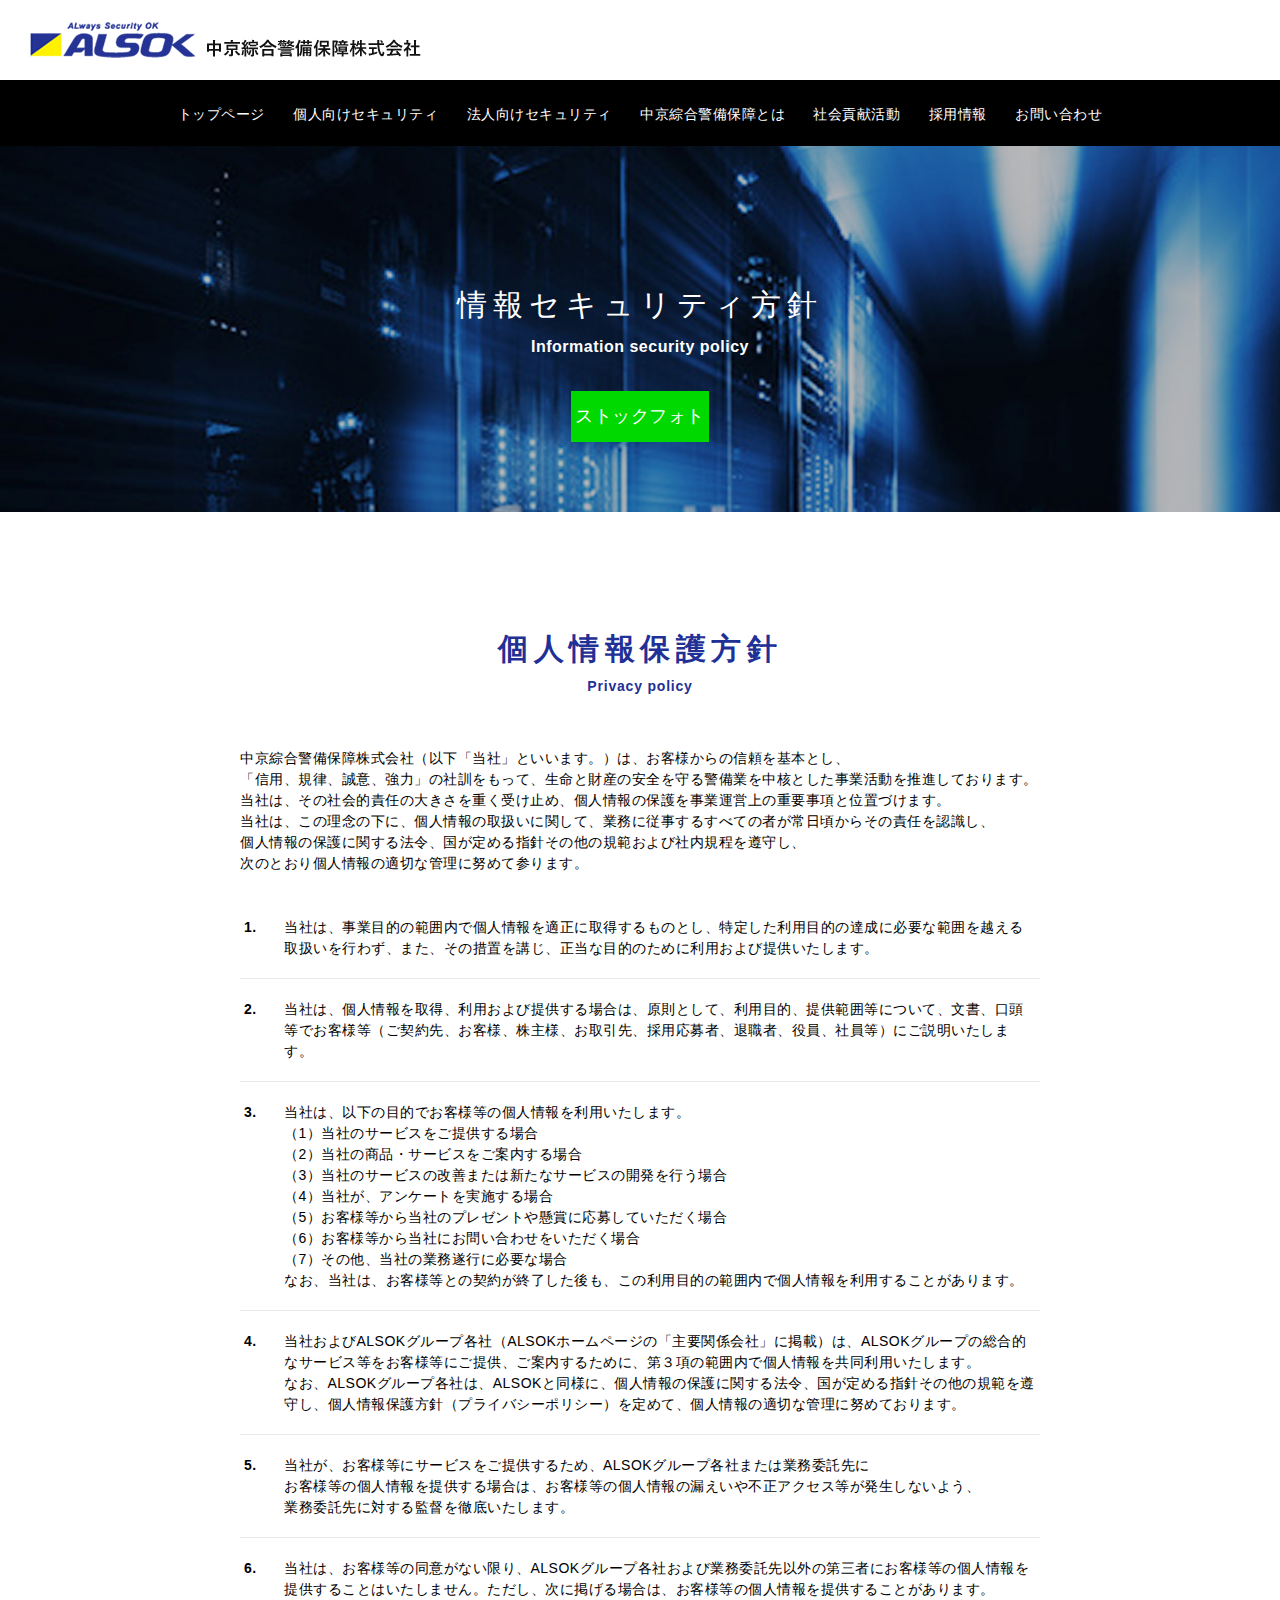
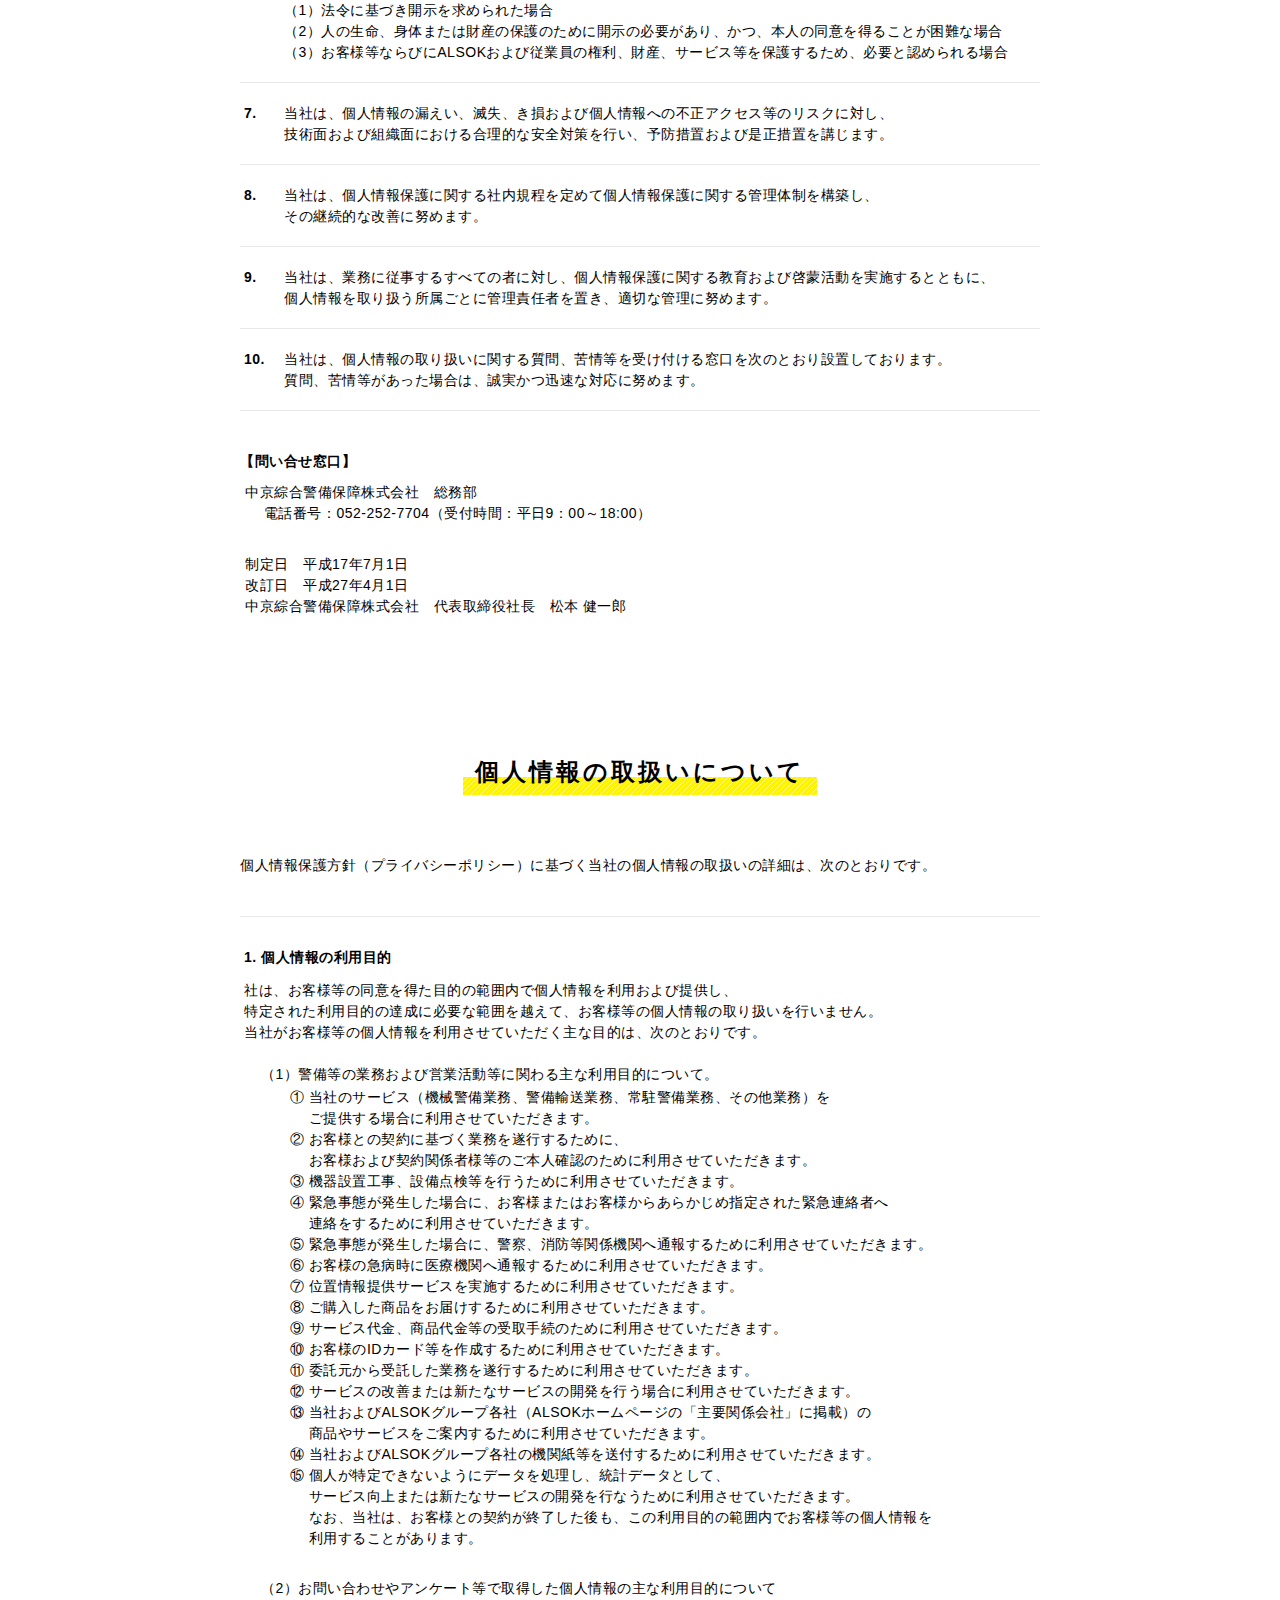
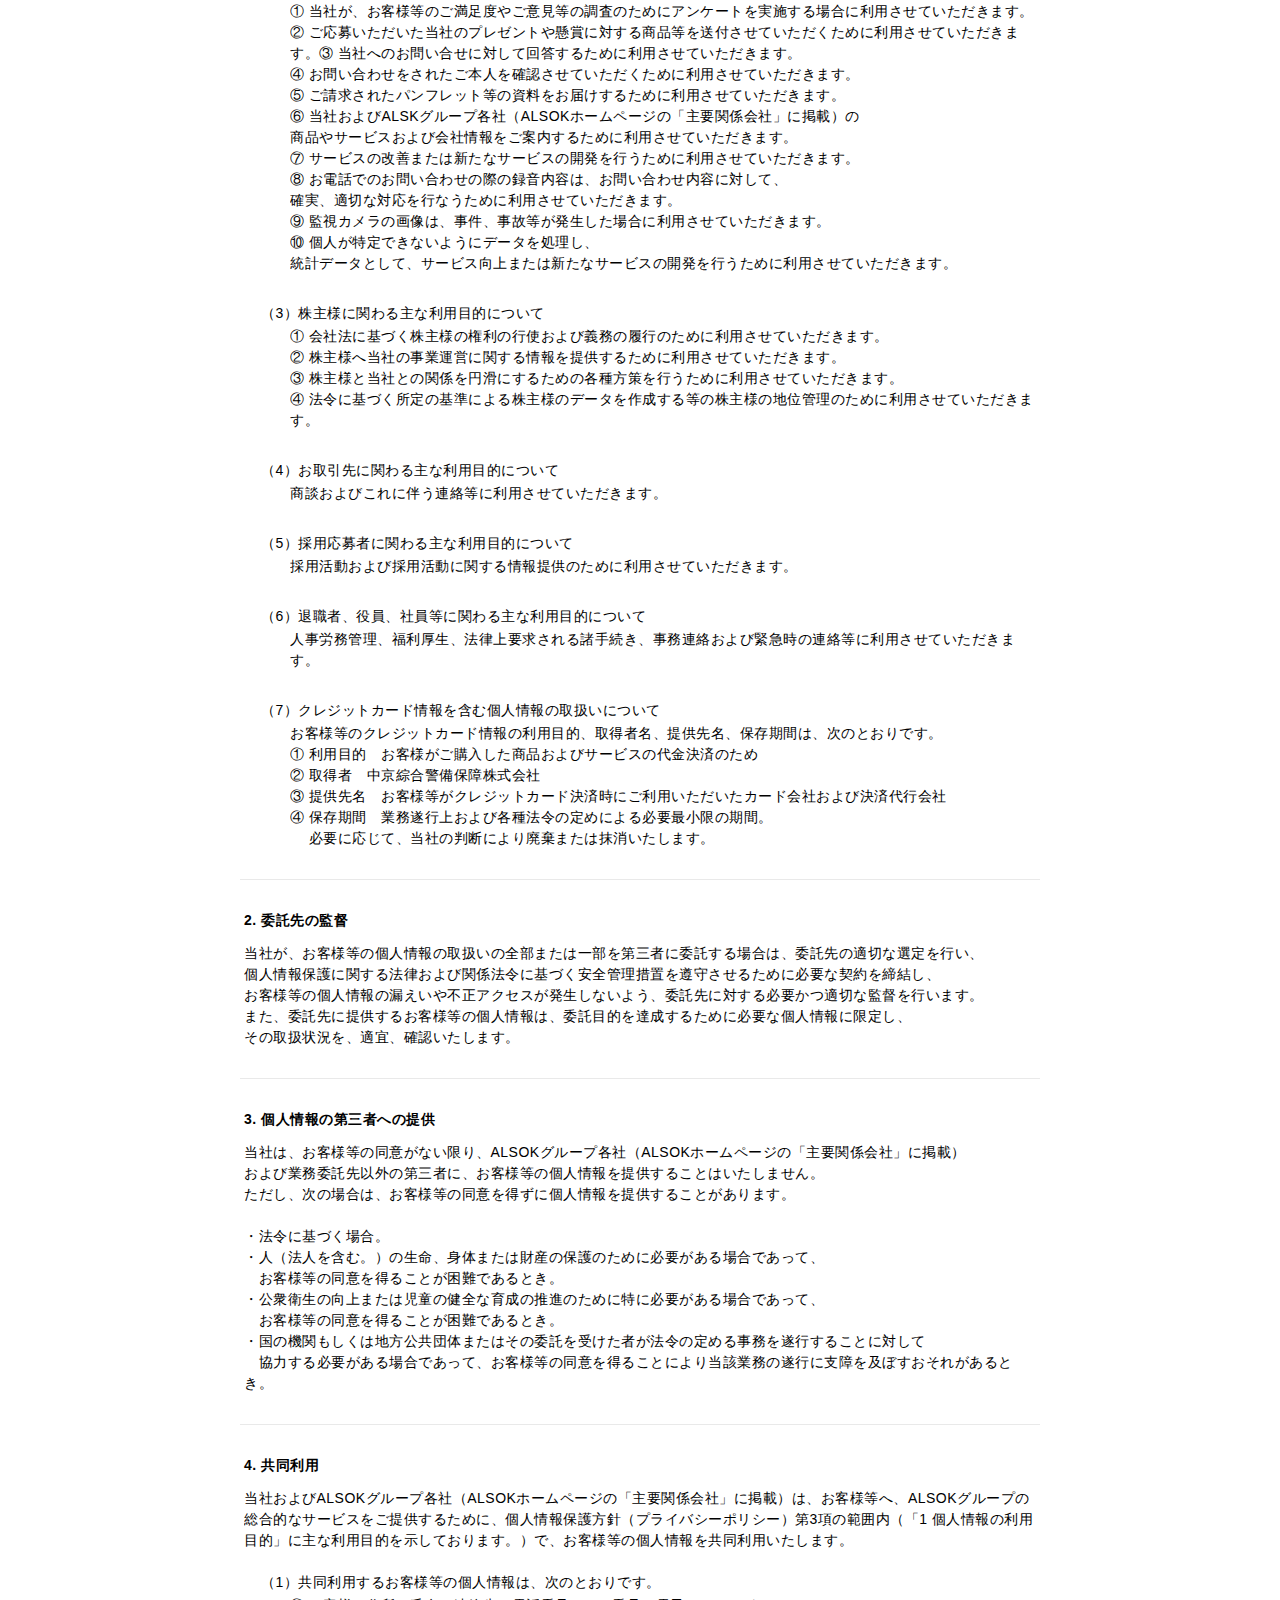
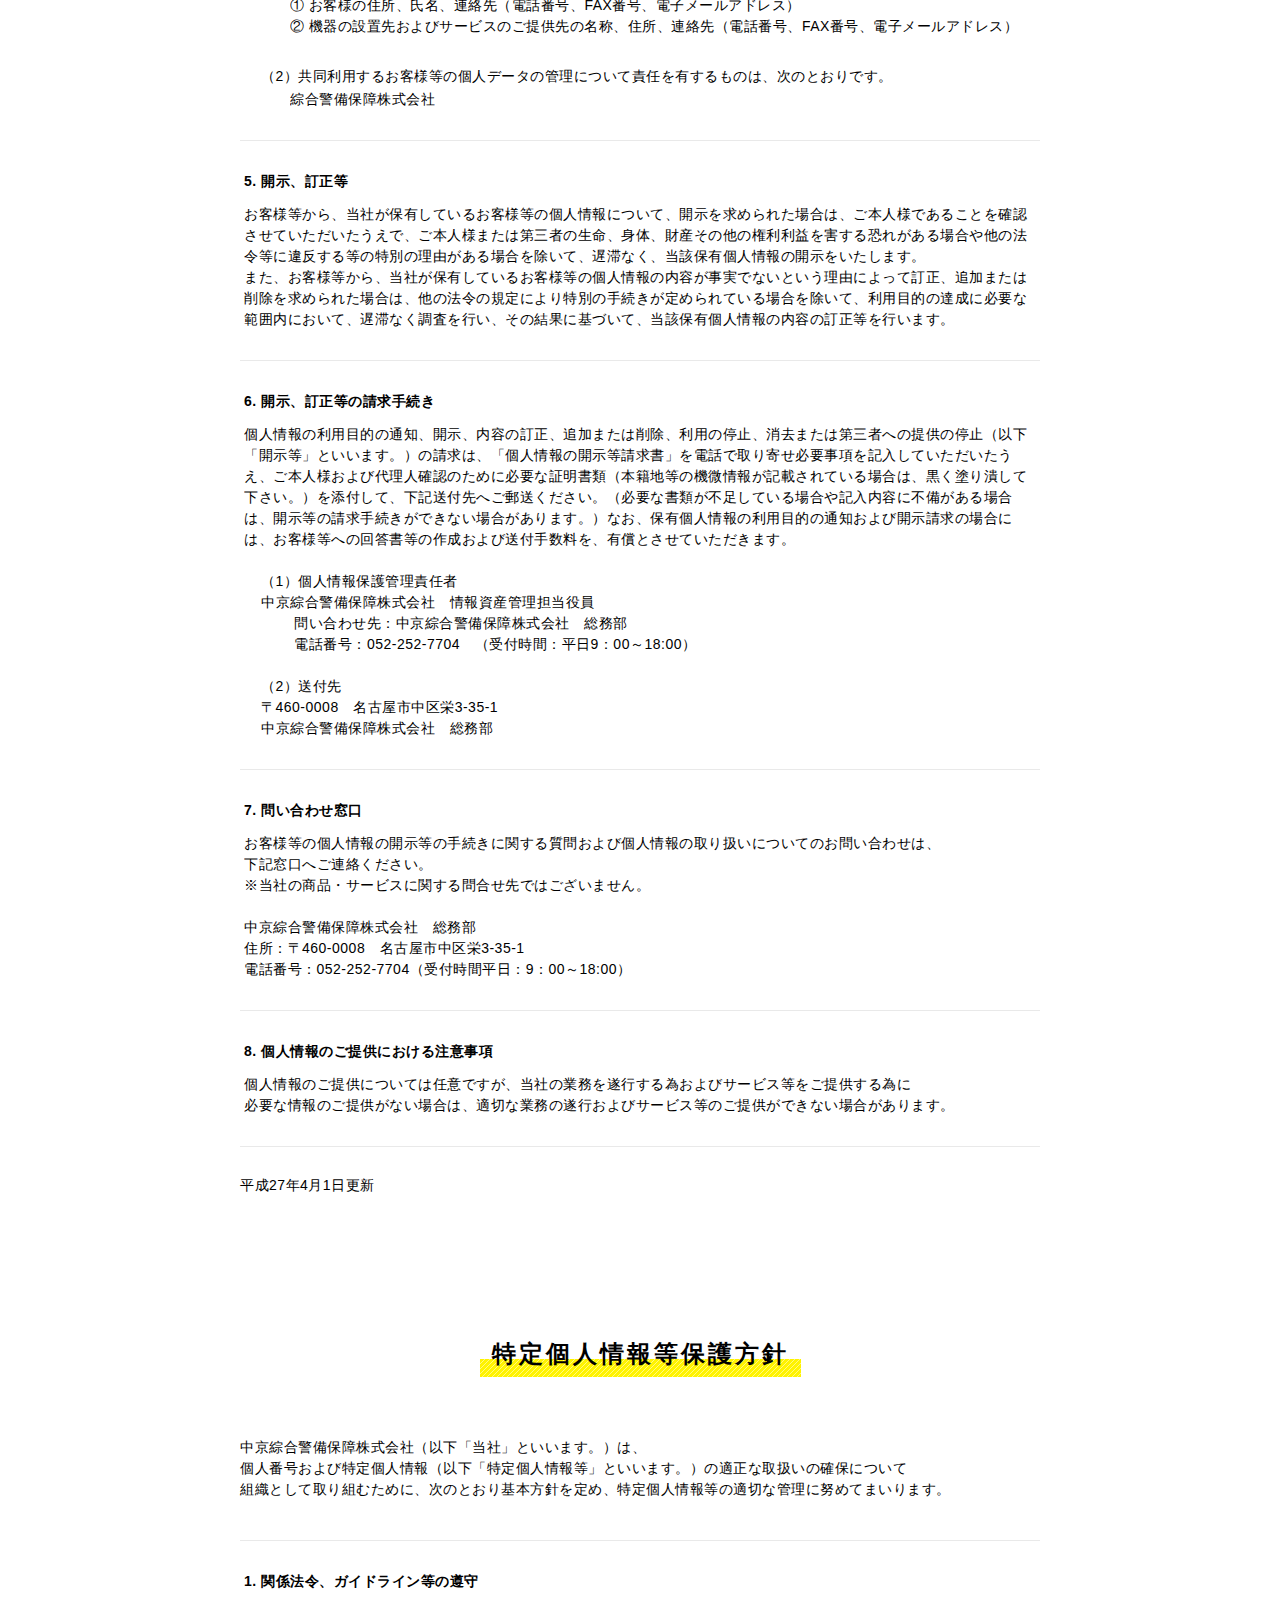
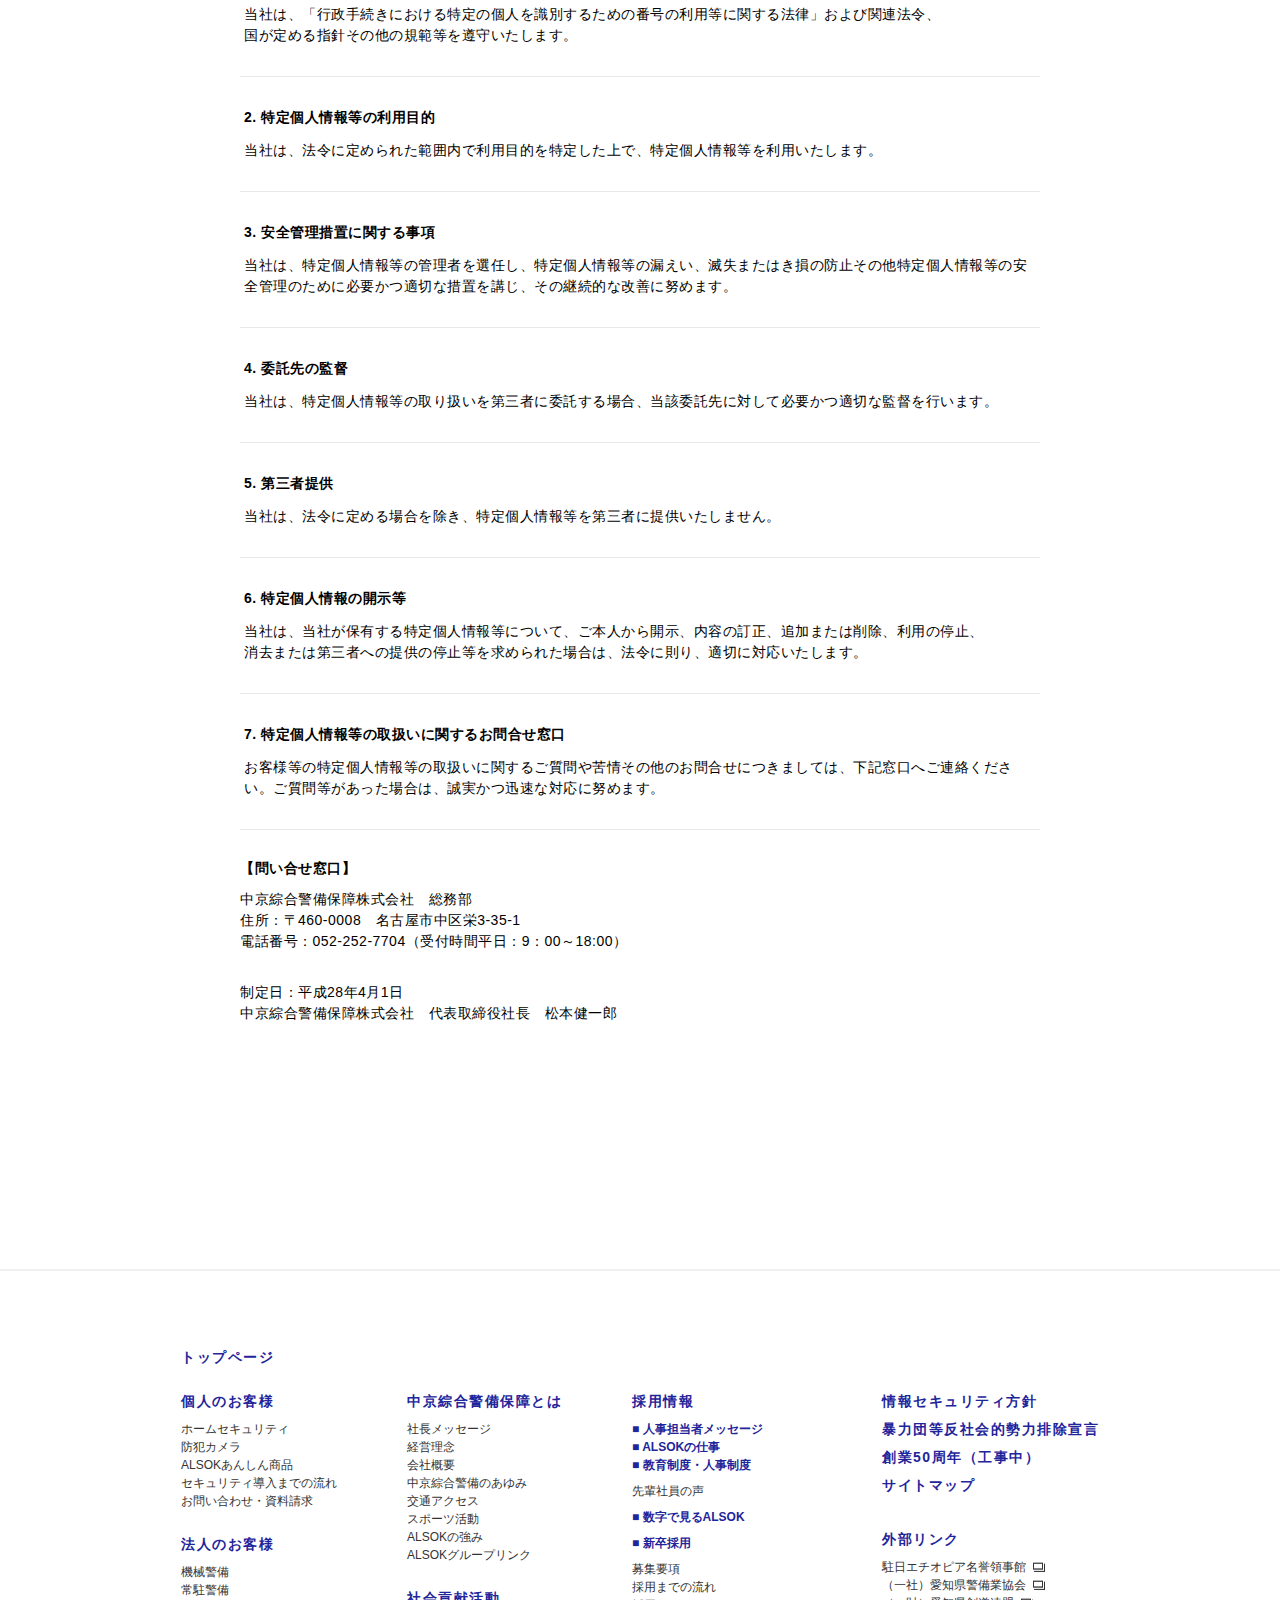
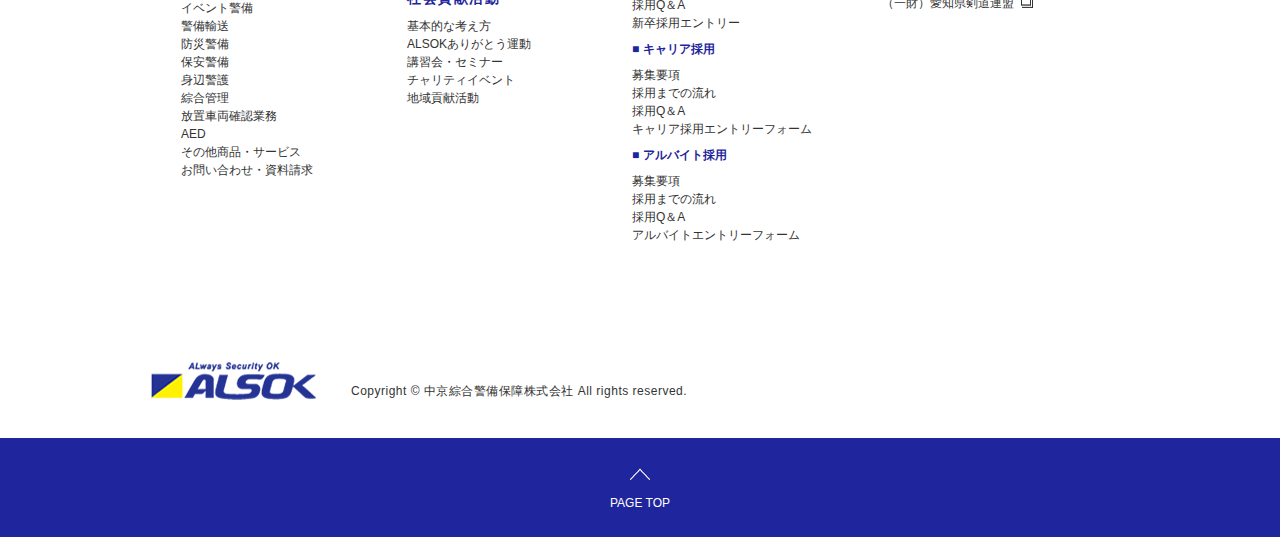
<file: markup/template/privacy.html>
<!DOCTYPE html PUBLIC "-//W3C//DTD XHTML 1.0 Transitional//EN" "http://www.w3.org/TR/xhtml1/DTD/xhtml1-transitional.dtd">
<!--[if lt IE 7 ]> <html xmlns="http://www.w3.org/1999/xhtml" class="ie6"> <![endif]-->
<!--[if IE 7 ]> <html xmlns="http://www.w3.org/1999/xhtml" class="ie7"> <![endif]-->
<!--[if IE 8 ]> <html xmlns="http://www.w3.org/1999/xhtml" class="ie8"> <![endif]-->
<!--[if IE 9 ]> <html xmlns="http://www.w3.org/1999/xhtml" class="ie9"> <![endif]-->
<!--[if (gt IE 9)|!(IE)]><!--> <html xmlns="http://www.w3.org/1999/xhtml" lang="ja"> <!--<![endif]-->
<head>
<meta http-equiv="Content-Type" content="text/html; charset=UTF-8" />
<meta name="keywords" content="中京,綜合,警備,保障,中京綜合警備保障,ALSOK,アルソック,機械警備,警備輸送業務,常駐警備業務,防災警備業務,綜合管理,ホームセキュリティ,防犯,セキュリティ" />
<meta name="description" content="中部地区安全管理システムを商品の中核とした警備会社、中京綜合警備保障 ALSOKホームページ。採用情報あり" />
<meta http-equiv="Content-Style-Type" content="text/css" />
<meta http-equiv="X-UA-Compatible" content="IE=edge"/>
<!--OGPタグ-->
<meta property="og:title" content="★"/>
<meta property="og:type" content="website"/>
<!-- <meta property="og:url" content="★"/> -->
<meta property="og:image" content="★"/>
<meta property="og:site_name" content="★"/>
<meta property="fb:admins" content="100002247945655"/>
<meta property="og:description" content="★"/>
<meta name="viewport" content="width=device-width,user-scalable=no,initial-scale=1,maximum-scale=1, minimum-scale=1" />
<title>ALSOK 中京綜合警備保障｜安全な街を、未来の子供たちへ。</title>
<!--OGPタグ-->
<link rel="stylesheet" type="text/css" href="../common/css/swiper.min.css" media="all" />
<link rel="stylesheet" type="text/css" href="../common/css/common.css" media="all" />
<link rel="stylesheet" type="text/css" href="../common/css/ic.css" media="all" />
<link rel="stylesheet" type="text/css" href="../common/css/each.css" media="all" />
<link rel="stylesheet" type="text/css" href="../common/css/each_pc.css" media="all" />
<link rel="stylesheet" type="text/css" href="../common/css/each_sp.css" media="all" />
<link rel="shortcut icon" href="" />
<script type="text/javascript" src="../common/js/jquery.min.js" charset="utf-8"></script>
<script type="text/javascript" src="../common/js/ic.js"></script>
<script type="text/javascript" src="../common/js/custom.js"></script>
<script type="text/javascript" src="../common/js/swiper.min.js"></script>
<script type="text/javascript" src="../common/js/each.js"></script>
</head>

<body id="privacy">
<!--アナリティクスここから-->
<!--アナリティクス-->

	<!--wrapperここから-->
	<div id="wrapper">
		<!--ヘッダここから-->
		<div id="header">
			<div class="top_bar">
				<h1 class="logo"><a href="">Always Security OK | 中京綜合警備保障株式会社</a></h1>
				<a href="" class="mobile_opener sp"><span>Open Menu</span></a>
			</div>
			<!-- pc navigation begin -->
			<div class="nav pc dark">
				<ul id="dropmenu">
					<li><a href="">トップページ</a></li>					<li><a href="">個人向けセキュリティ</a></li>					<li><a href="">法人向けセキュリティ</a></li>					<li><a href="">中京綜合警備保障とは</a></li>					<li><a href="">社会貢献活動</a></li>					<li><a href="">採用情報</a></li>					<li>
						<a href="">お問い合わせ</a>
						<ul>
							<li><a href="">個人のお客様</a></li>							<li><a href="">法人のお客様</a></li>							<li><a href="">その他お問い合わせ</a></li>
						</ul>
					</li>
				</ul>
			</div>
			<!-- pc navigation end -->
			<!-- sp navigation begin -->
			<div class="nav sp">
				<div class="menu">
					<div class="hold">
						<h4><a href="">トップページ</a></h4>
						<div class="slide_block">
							<a href="" class="slide_link">個人のお客様</a>
							<div class="slide_box">
								<ul>									<li><a href="">ホームセキュリティ</a></li>									<li><a href="">防犯カメラ</a></li>									<li><a href="">防犯用品・災害対策用品</a></li>									<li><a href="">セキュリティ導入までの流れ</a></li>									<li><a href="">お問い合わせ・資料請求</a></li>								</ul>
							</div>
						</div>
						<div class="slide_block">
							<a href="" class="slide_link">法人のお客様</a>
							<div class="slide_box">
								<ul>
									<li><a href="">機械警備</a></li>
									<li><a href="">常駐警備</a></li>
									<li><a href="">イベント警備</a></li>
									<li><a href="">警備輸送</a></li>
									<li><a href="">防災警備</a></li>
									<li><a href="">保安警備</a></li>
									<li><a href="">身辺警護</a></li>
									<li><a href="">綜合管理</a></li>
									<li><a href="">放置車両確認業務</a></li>
									<li><a href="">AED</a></li>
									<li><a href="">その他商品・サービス</a></li>
									<li><a href="">お問い合わせ・資料請求</a></li>
								</ul>
							</div>
						</div>
						<div class="slide_block">
							<a href="" class="slide_link">中京綜合警備保障とは</a>
							<div class="slide_box">
								<ul>
									<li><a href="">社長メッセージ</a></li>
									<li><a href="">経営理念</a></li>
									<li><a href="">会社概要</a></li>
									<li><a href="">交通アクセス</a></li>
									<li><a href="">中京綜合警備保障のあゆみ</a></li>
									<li><a href="">スポーツ活動のご紹介</a></li>									<li><a href="">ALSOK中京綜合警備保障の強み</a></li>
									<li><a href="">ALSOK中京綜合警備保障<br />グループリンク</a></li>
								</ul>
							</div>
						</div>
						<div class="slide_block">
							<a href="" class="slide_link">社会貢献活動</a>
							<div class="slide_box">
								<ul>
									<li><a href="">基本的な考え方</a></li>
									<li><a href="">主な社会貢献活動</a></li>
								</ul>
							</div>
						</div>
						<div class="slide_block">
							<a href="" class="slide_link">採用情報</a>
							<div class="slide_box">
								<ul>
									<li><a href="">人事担当者メッセージ</a></li>
									<li><a href="">ALSOKの仕事</a></li>
									<li><a href="">教育制度・人事制度</a></li>
									<li><a href="">先輩社員の声</a></li>
									<li><a href="">数字で見るALSOK</a></li>
									<li><a href="">新卒採用</a></li>
									<li><a href="">キャリア採用</a></li>
									<li><a href="">アルバイト採用</a></li>
								</ul>
							</div>
						</div>
						<h4><a href="">創業50周年（工事中）</a></h4>
						<h4><a href="">暴力団等反社会的勢力排除宣言</a></h4>
						<div class="slide_block">
							<a href="" class="slide_link">外部リンク</a>
							<div class="slide_box">
								<ul>
									<li><a class="icon" href="">駐日エチオピア名誉領事館</a></li>
									<li><a class="icon" href="">（一社）愛知県警備業協会</a></li>
									<li><a class="icon" href="">（一財）愛知県剣道連盟</a></li>
								</ul>
							</div>
						</div>
					</div>
				</div>
			</div>
			<!-- sp navigation end -->
		</div>
		<div class="bg sp"></div>
		<!--ヘッダ-->
		<!--コンテンツここから-->
		<div id="contents" class="clearfix">
			<!--メインエリアここから-->
			<div id="main">
				<!-- title banner begin -->
				<div class="title_banner">
					<img class="pc" src="../common/img/bouryokudan/title_banner_pc_img.jpg" alt="image description" />
					<img class="sp" src="../common/img/bouryokudan/title_banner_sp_img.jpg" alt="image description" />
					<div class="text">
						<h2>情報セキュリティ方針</h2>
						<p>Information security policy</p>
						<a href="" class="button green">ストックフォト</a>
					</div>
				</div>
				<!-- title banner end -->
				<!-- declaration text begin -->
				<div class="declaration_text">
					<h2>個人情報保護方針</h2>
					<h3>Privacy policy</h3>
					<p>中京綜合警備保障株式会社（以下「当社」といいます。）は、お客様からの信頼を基本とし、<br />
						「信用、規律、誠意、強力」の社訓をもって、生命と財産の安全を守る警備業を中核とした事業活動を推進しております。　当社は、その社会的責任の大きさを重く受け止め、個人情報の保護を事業運営上の重要事項と位置づけます。 <br />
						当社は、この理念の下に、個人情報の取扱いに関して、業務に従事するすべての者が常日頃からその責任を認識し、<br />
						個人情報の保護に関する法令、国が定める指針その他の規範および社内規程を遵守し、<br />
						次のとおり個人情報の適切な管理に努めて参ります。
					</p>
					<ul class="num_list top">
						<li>
							<strong class="num">1.</strong>
							<p>当社は、事業目的の範囲内で個人情報を適正に取得するものとし、特定した利用目的の達成に必要な範囲を越える取扱いを行わず、また、その措置を講じ、正当な目的のために利用および提供いたします。</p>
						</li>
						<li>
							<strong class="num">2.</strong>
							<p>当社は、個人情報を取得、利用および提供する場合は、原則として、利用目的、提供範囲等について、文書、口頭等でお客様等（ご契約先、お客様、株主様、お取引先、採用応募者、退職者、役員、社員等）にご説明いたします。</p>
						</li>
						<li>
							<strong class="num">3.</strong>
							<p>当社は、以下の目的でお客様等の個人情報を利用いたします。<br />
								（1）当社のサービスをご提供する場合<br />
								（2）当社の商品・サービスをご案内する場合<br />
								（3）当社のサービスの改善または新たなサービスの開発を行う場合<br />
								（4）当社が、アンケートを実施する場合<br />
								（5）お客様等から当社のプレゼントや懸賞に応募していただく場合<br />
								（6）お客様等から当社にお問い合わせをいただく場合<br />
								（7）その他、当社の業務遂行に必要な場合<br />
								なお、当社は、お客様等との契約が終了した後も、この利用目的の範囲内で個人情報を利用することがあります。
							</p>
						</li>
						<li>
							<strong class="num">4.</strong>
							<p>当社およびALSOKグループ各社（ALSOKホームページの「主要関係会社」に掲載）は、ALSOKグループの総合的なサービス等をお客様等にご提供、ご案内するために、第３項の範囲内で個人情報を共同利用いたします。<br />
								なお、ALSOKグループ各社は、ALSOKと同様に、個人情報の保護に関する法令、国が定める指針その他の規範を遵守し、個人情報保護方針（プライバシーポリシー）を定めて、個人情報の適切な管理に努めております。
							</p>
						</li>
						<li>
							<strong class="num">5.</strong>
							<p>当社が、お客様等にサービスをご提供するため、ALSOKグループ各社または業務委託先に<br />
								お客様等の個人情報を提供する場合は、お客様等の個人情報の漏えいや不正アクセス等が発生しないよう、<br />
								業務委託先に対する監督を徹底いたします。
							</p>
						</li>
						<li>
							<strong class="num">6.</strong>
							<p>当社は、お客様等の同意がない限り、ALSOKグループ各社および業務委託先以外の第三者にお客様等の個人情報を提供することはいたしません。ただし、次に掲げる場合は、お客様等の個人情報を提供することがあります。<br />
								（1）法令に基づき開示を求められた場合<br />
								（2）人の生命、身体または財産の保護のために開示の必要があり、かつ、本人の同意を得ることが困難な場合<br />
								（3）お客様等ならびにALSOKおよび従業員の権利、財産、サービス等を保護するため、必要と認められる場合
							</p>
						</li>
						<li>
							<strong class="num">7.</strong>
							<p>当社は、個人情報の漏えい、滅失、き損および個人情報への不正アクセス等のリスクに対し、<br />
								技術面および組織面における合理的な安全対策を行い、予防措置および是正措置を講じます。
							</p>
						</li>
						<li>
							<strong class="num">8.</strong>
							<p>当社は、個人情報保護に関する社内規程を定めて個人情報保護に関する管理体制を構築し、<br />その継続的な改善に努めます。</p>
						</li>
						<li>
							<strong class="num">9.</strong>
							<p>当社は、業務に従事するすべての者に対し、個人情報保護に関する教育および啓蒙活動を実施するとともに、<br />
								個人情報を取り扱う所属ごとに管理責任者を置き、適切な管理に努めます。
							</p>
						</li>
						<li>
							<strong class="num">10.</strong>
							<p>当社は、個人情報の取り扱いに関する質問、苦情等を受け付ける窓口を次のとおり設置しております。 <br />
								質問、苦情等があった場合は、誠実かつ迅速な対応に努めます。
							</p>
						</li>
					</ul>
					<div class="bottom_info">
						<h4>【問い合せ窓口】</h4>
						<p>中京綜合警備保障株式会社　総務部 <br />　
							電話番号：052‐252‐7704（受付時間：平日9：00～18:00）
						</p>
						<p>制定日　平成17年7月1日<br />
							改訂日　平成27年4月1日<br />
							中京綜合警備保障株式会社　代表取締役社長　松本 健一郎
						</p>
					</div>				</div>
				<!-- declaration text end -->
				<!-- privacy box begin -->
				<div class="privacy_box">
					<h2><span>個人情報の取扱いについて</span></h2>
					<p>個人情報保護方針（プライバシーポリシー）に基づく当社の個人情報の取扱いの詳細は、次のとおりです。</p>
					<ul class="num_list top text">
						<li>
							<strong class="num">1. 個人情報の利用目的</strong>
							<p>社は、お客様等の同意を得た目的の範囲内で個人情報を利用および提供し、<br />
								特定された利用目的の達成に必要な範囲を越えて、お客様等の個人情報の取り扱いを行いません。<br />
								当社がお客様等の個人情報を利用させていただく主な目的は、次のとおりです。
							</p>
							<div class="sub">
								<p>（1）警備等の業務および営業活動等に関わる主な利用目的について。</p>
								<div class="sub_sub">
									<p>① 当社のサービス（機械警備業務、警備輸送業務、常駐警備業務、その他業務）を<br />
										　 ご提供する場合に利用させていただきます。<br />
										② お客様との契約に基づく業務を遂行するために、<br />
										　 お客様および契約関係者様等のご本人確認のために利用させていただきます。<br />
										③ 機器設置工事、設備点検等を行うために利用させていただきます。<br />
										④ 緊急事態が発生した場合に、お客様またはお客様からあらかじめ指定された緊急連絡者へ<br />
										　 連絡をするために利用させていただきます。<br />
										⑤ 緊急事態が発生した場合に、警察、消防等関係機関へ通報するために利用させていただきます。<br />
										⑥ お客様の急病時に医療機関へ通報するために利用させていただきます。<br />
										⑦ 位置情報提供サービスを実施するために利用させていただきます。<br />
										⑧ ご購入した商品をお届けするために利用させていただきます。<br />
										⑨ サービス代金、商品代金等の受取手続のために利用させていただきます。<br />
										⑩ お客様のIDカード等を作成するために利用させていただきます。<br />
										⑪ 委託元から受託した業務を遂行するために利用させていただきます。<br />
										⑫ サービスの改善または新たなサービスの開発を行う場合に利用させていただきます。<br />
										⑬ 当社およびALSOKグループ各社（ALSOKホームページの「主要関係会社」に掲載）の<br />
										　 商品やサービスをご案内するために利用させていただきます。<br />
										⑭ 当社およびALSOKグループ各社の機関紙等を送付するために利用させていただきます。<br />
										⑮ 個人が特定できないようにデータを処理し、統計データとして、<br />
										　 サービス向上または新たなサービスの開発を行なうために利用させていただきます。<br />
										　 なお、当社は、お客様との契約が終了した後も、この利用目的の範囲内でお客様等の個人情報を<br />
										　 利用することがあります。
									</p>
								</div>
								<p>（2）お問い合わせやアンケート等で取得した個人情報の主な利用目的について</p>
								<div class="sub_sub">
									<p>① 当社が、お客様等のご満足度やご意見等の調査のためにアンケートを実施する場合に利用させていただきます。<br />
										② ご応募いただいた当社のプレゼントや懸賞に対する商品等を送付させていただくために利用させていただきます。③ 当社へのお問い合せに対して回答するために利用させていただきます。<br />
										④ お問い合わせをされたご本人を確認させていただくために利用させていただきます。<br />
										⑤ ご請求されたパンフレット等の資料をお届けするために利用させていただきます。<br />
										⑥ 当社およびALSKグループ各社（ALSOKホームページの「主要関係会社」に掲載）の<br />
										    商品やサービスおよび会社情報をご案内するために利用させていただきます。<br />
										⑦ サービスの改善または新たなサービスの開発を行うために利用させていただきます。<br />
										⑧ お電話でのお問い合わせの際の録音内容は、お問い合わせ内容に対して、<br />
										    確実、適切な対応を行なうために利用させていただきます。<br />
										⑨ 監視カメラの画像は、事件、事故等が発生した場合に利用させていただきます。<br />
										⑩ 個人が特定できないようにデータを処理し、<br />
										    統計データとして、サービス向上または新たなサービスの開発を行うために利用させていただきます。
									</p>
								</div>
								<p>（3）株主様に関わる主な利用目的について</p>
								<div class="sub_sub">
									<p>① 会社法に基づく株主様の権利の行使および義務の履行のために利用させていただきます。<br />
										② 株主様へ当社の事業運営に関する情報を提供するために利用させていただきます。<br />
										③ 株主様と当社との関係を円滑にするための各種方策を行うために利用させていただきます。<br />
										④ 法令に基づく所定の基準による株主様のデータを作成する等の株主様の地位管理のために利用させていただきます。
									</p>
								</div>
								<p>（4）お取引先に関わる主な利用目的について</p>
								<div class="sub_sub">
									<p>商談およびこれに伴う連絡等に利用させていただきます。</p>
								</div>
								<p>（5）採用応募者に関わる主な利用目的について</p>
								<div class="sub_sub">
									<p>採用活動および採用活動に関する情報提供のために利用させていただきます。</p>
								</div>
								<p>（6）退職者、役員、社員等に関わる主な利用目的について</p>
								<div class="sub_sub">
									<p>人事労務管理、福利厚生、法律上要求される諸手続き、事務連絡および緊急時の連絡等に利用させていただきます。</p>
								</div>
								<p>（7）クレジットカード情報を含む個人情報の取扱いについて</p>
								<div class="sub_sub last">
									<p>お客様等のクレジットカード情報の利用目的、取得者名、提供先名、保存期間は、次のとおりです。<br />
										① 利用目的　お客様がご購入した商品およびサービスの代金決済のため<br />
										② 取得者　中京綜合警備保障株式会社<br />
										③ 提供先名　お客様等がクレジットカード決済時にご利用いただいたカード会社および決済代行会社<br />
										④ 保存期間　業務遂行上および各種法令の定めによる必要最小限の期間。<br />
										　 必要に応じて、当社の判断により廃棄または抹消いたします。
									</p>
								</div>
							</div>
						</li>
						<li>
							<strong class="num">2. 委託先の監督</strong>
							<p>当社が、お客様等の個人情報の取扱いの全部または一部を第三者に委託する場合は、委託先の適切な選定を行い、<br />
								個人情報保護に関する法律および関係法令に基づく安全管理措置を遵守させるために必要な契約を締結し、<br />
								お客様等の個人情報の漏えいや不正アクセスが発生しないよう、委託先に対する必要かつ適切な監督を行います。<br />
								また、委託先に提供するお客様等の個人情報は、委託目的を達成するために必要な個人情報に限定し、<br />
								その取扱状況を、適宜、確認いたします。
							</p>
						</li>
						<li>
							<strong class="num">3. 個人情報の第三者への提供</strong>
							<p>当社は、お客様等の同意がない限り、ALSOKグループ各社（ALSOKホームページの「主要関係会社」に掲載）<br />
								および業務委託先以外の第三者に、お客様等の個人情報を提供することはいたしません。<br />
								ただし、次の場合は、お客様等の同意を得ずに個人情報を提供することがあります。<br /><br />
								・法令に基づく場合。<br />
								・人（法人を含む。）の生命、身体または財産の保護のために必要がある場合であって、<br />
								　お客様等の同意を得ることが困難であるとき。<br />
								・公衆衛生の向上または児童の健全な育成の推進のために特に必要がある場合であって、<br />
								　お客様等の同意を得ることが困難であるとき。<br />
								・国の機関もしくは地方公共団体またはその委託を受けた者が法令の定める事務を遂行することに対して<br />
								　協力する必要がある場合であって、お客様等の同意を得ることにより当該業務の遂行に支障を及ぼすおそれがあるとき。
							</p>
						</li>
						<li>
							<strong class="num">4. 共同利用</strong>
							<p>当社およびALSOKグループ各社（ALSOKホームページの「主要関係会社」に掲載）は、お客様等へ、ALSOKグループの総合的なサービスをご提供するために、個人情報保護方針（プライバシーポリシー）第3項の範囲内（「1 個人情報の利用目的」に主な利用目的を示しております。）で、お客様等の個人情報を共同利用いたします。</p>
							<div class="sub">
								<p>（1）共同利用するお客様等の個人情報は、次のとおりです。</p>
								<div class="sub_sub">
									<p>① お客様の住所、氏名、連絡先（電話番号、FAX番号、電子メールアドレス）<br />
										② 機器の設置先およびサービスのご提供先の名称、住所、連絡先（電話番号、FAX番号、電子メールアドレス）
									</p>
								</div>
								<p>（2）共同利用するお客様等の個人データの管理について責任を有するものは、次のとおりです。</p>
								<div class="sub_sub last">
									<p>綜合警備保障株式会社</p>
								</div>
							</div>
						</li>
						<li>
							<strong class="num">5. 開示、訂正等</strong>
							<p>お客様等から、当社が保有しているお客様等の個人情報について、開示を求められた場合は、ご本人様であることを確認させていただいたうえで、ご本人様または第三者の生命、身体、財産その他の権利利益を害する恐れがある場合や他の法令等に違反する等の特別の理由がある場合を除いて、遅滞なく、当該保有個人情報の開示をいたします。<br />
								また、お客様等から、当社が保有しているお客様等の個人情報の内容が事実でないという理由によって訂正、追加または削除を求められた場合は、他の法令の規定により特別の手続きが定められている場合を除いて、利用目的の達成に必要な範囲内において、遅滞なく調査を行い、その結果に基づいて、当該保有個人情報の内容の訂正等を行います。
							</p>
						</li>
						<li>
							<strong class="num">6. 開示、訂正等の請求手続き</strong>
							<p>個人情報の利用目的の通知、開示、内容の訂正、追加または削除、利用の停止、消去または第三者への提供の停止（以下「開示等」といいます。）の請求は、「個人情報の開示等請求書」を電話で取り寄せ必要事項を記入していただいたうえ、ご本人様および代理人確認のために必要な証明書類（本籍地等の機微情報が記載されている場合は、黒く塗り潰して下さい。）を添付して、下記送付先へご郵送ください。（必要な書類が不足している場合や記入内容に不備がある場合は、開示等の請求手続きができない場合があります。）なお、保有個人情報の利用目的の通知および開示請求の場合には、お客様等への回答書等の作成および送付手数料を、有償とさせていただきます。</p>
							<div class="sub last">
								<p>（1）個人情報保護管理責任者 <br />
								       中京綜合警備保障株式会社　情報資産管理担当役員 <br />
								　　  問い合わせ先：中京綜合警備保障株式会社　総務部　<br />
								　　  電話番号：052‐252‐7704　（受付時間：平日9：00～18:00）
								</p>
								<p>（2）送付先　<br />
								       〒460‐0008　名古屋市中区栄3‐35‐1　　<br />
								       中京綜合警備保障株式会社　総務部　
								</p>
							</div>
						</li>
						<li>
							<strong class="num">7. 問い合わせ窓口</strong>
							<p>お客様等の個人情報の開示等の手続きに関する質問および個人情報の取り扱いについてのお問い合わせは、<br />
								下記窓口へご連絡ください。<br />
								※当社の商品・サービスに関する問合せ先ではございません。
							</p>
							<p>中京綜合警備保障株式会社　総務部 <br />
								住所：〒460‐0008　名古屋市中区栄3‐35‐1 <br />
								電話番号：052‐252‐7704（受付時間平日：9：00～18:00）
							</p>
						</li>
						<li>
							<strong class="num">8. 個人情報のご提供における注意事項</strong>
							<p>個人情報のご提供については任意ですが、当社の業務を遂行する為およびサービス等をご提供する為に<br />
								必要な情報のご提供がない場合は、適切な業務の遂行およびサービス等のご提供ができない場合があります。
							</p>
						</li>
					</ul>
					<p>平成27年4月1日更新</p>
				</div>
				<!-- privacy box end -->
				<!-- privacy box begin -->
				<div class="privacy_box last">
					<h2><span>特定個人情報等保護方針</span></h2>
					<p>中京綜合警備保障株式会社（以下「当社」といいます。）は、<br />
						個人番号および特定個人情報（以下「特定個人情報等」といいます。）の適正な取扱いの確保について <br />
						組織として取り組むために、次のとおり基本方針を定め、特定個人情報等の適切な管理に努めてまいります。
					</p>
					<ul class="num_list top text">
						<li>
							<strong class="num">1. 関係法令、ガイドライン等の遵守</strong>
							<p>当社は、「行政手続きにおける特定の個人を識別するための番号の利用等に関する法律」および関連法令、<br />
								国が定める指針その他の規範等を遵守いたします。
							</p>
						</li>
						<li>
							<strong class="num">2. 特定個人情報等の利用目的</strong>
							<p>当社は、法令に定められた範囲内で利用目的を特定した上で、特定個人情報等を利用いたします。</p>
						</li>
						<li>
							<strong class="num">3. 安全管理措置に関する事項</strong>
							<p>当社は、特定個人情報等の管理者を選任し、特定個人情報等の漏えい、滅失またはき損の防止その他特定個人情報等の安全管理のために必要かつ適切な措置を講じ、その継続的な改善に努めます。</p>
						</li>
						<li>
							<strong class="num">4. 委託先の監督</strong>
							<p>当社は、特定個人情報等の取り扱いを第三者に委託する場合、当該委託先に対して必要かつ適切な監督を行います。</p>
						</li>
						<li>
							<strong class="num">5. 第三者提供</strong>
							<p>当社は、法令に定める場合を除き、特定個人情報等を第三者に提供いたしません。</p>
						</li>
						<li>
							<strong class="num">6. 特定個人情報の開示等</strong>
							<p>当社は、当社が保有する特定個人情報等について、ご本人から開示、内容の訂正、追加または削除、利用の停止、<br />
								消去または第三者への提供の停止等を求められた場合は、法令に則り、適切に対応いたします。
							</p>
						</li>
						<li>
							<strong class="num">7. 特定個人情報等の取扱いに関するお問合せ窓口</strong>
							<p>お客様等の特定個人情報等の取扱いに関するご質問や苦情その他のお問合せにつきましては、下記窓口へご連絡ください。ご質問等があった場合は、誠実かつ迅速な対応に努めます。</p>
						</li>
					</ul>
					<div class="bottom_info">
						<h4>【問い合せ窓口】</h4>
						<p>中京綜合警備保障株式会社　総務部 <br />
							住所：〒460‐0008　名古屋市中区栄3‐35‐1 <br />
							電話番号：052‐252‐7704（受付時間平日：9：00～18:00） 
						</p>
						<p>制定日：平成28年4月1日 <br />
							中京綜合警備保障株式会社　代表取締役社長　松本健一郎 
						</p>
					</div>
				</div>
				<!-- privacy box end -->
			</div>
			<!--メインエリア-->
		</div>
		<!--コンテンツ-->
		<!-- フッターここから-->
		<div id="footer" class="inner_footer">
			<!-- footer links begin -->
			<div class="footer_links">
				<h3 class="pc"><a href="">トップページ</a></h3>
				<div class="links desktop">
					<div class="col">
						<h4><a href="">個人のお客様</a></h4>
						<ul>							<li><a href="">ホームセキュリティ</a></li>							<li><a href="">防犯カメラ</a></li>							<li><a href="">ALSOKあんしん商品</a></li>							<li><a href="">セキュリティ導入までの流れ</a></li>							<li><a href="">お問い合わせ・資料請求</a></li>						</ul>
						<h4><a href="">法人のお客様</a></h4>
						<ul>
							<li><a href="">機械警備</a></li>
							<li><a href="">常駐警備</a></li>
							<li><a href="">イベント警備</a></li>
							<li><a href="">警備輸送</a></li>
							<li><a href="">防災警備</a></li>
							<li><a href="">保安警備</a></li>
							<li><a href="">身辺警護</a></li>
							<li><a href="">綜合管理</a></li>
							<li><a href="">放置車両確認業務</a></li>
							<li><a href="">AED</a></li>
							<li><a href="">その他商品・サービス</a></li>
							<li><a href="">お問い合わせ・資料請求</a></li>
						</ul>
					</div>
					<div class="col">
						<h4><a href="">中京綜合警備保障とは</a></h4>
						<ul>
							<li><a href="">社長メッセージ</a></li>
							<li><a href="">経営理念</a></li>
							<li><a href="">会社概要</a></li>
							<li><a href="">中京綜合警備のあゆみ</a></li>
							<li><a href="">交通アクセス</a></li>
							<li><a href="">スポーツ活動</a></li>
							<li><a href="">ALSOKの強み</a></li>
							<li><a href="">ALSOKグループリンク</a></li>
						</ul>
						<h4><a href="">社会貢献活動</a></h4>
						<ul>
							<li><a href="">基本的な考え方</a></li>
							<li><a href="">ALSOKありがとう運動</a></li>
							<li><a href="">講習会・セミナー</a></li>
							<li><a href="">チャリティイベント</a></li>
							<li><a href="">地域貢献活動</a></li>
						</ul>
					</div>
					<div class="col">
						<h4><a href="">採用情報</a></h4>
						<ul class="blue">
							<li><a href="">■ 人事担当者メッセージ</a></li>							<li><a href="">■ ALSOKの仕事</a></li>							<li><a href="">■ 教育制度・人事制度</a></li>
						</ul>
						<ul class="inner">							<li><a href="">先輩社員の声</a></li>						</ul>
						<ul class="blue">
							<li><a href="">■ 数字で見るALSOK</a></li>
						</ul>
						<ul class="blue">
							<li><a href="">■ 新卒採用</a></li>
						</ul>
						<ul class="inner">
							<li><a href="">募集要項</a></li>
							<li><a href="">採用までの流れ</a></li>
							<li><a href="">採用Q＆A</a></li>
							<li><a href="">新卒採用エントリー</a></li>
						</ul>
						<ul class="blue">
							<li><a href="">■ キャリア採用</a></li>
						</ul>
						<ul class="inner">
							<li><a href="">募集要項</a></li>
							<li><a href="">採用までの流れ</a></li>
							<li><a href="">採用Q＆A</a></li>
							<li><a href="">キャリア採用エントリーフォーム</a></li>
						</ul>
						<ul class="blue">
							<li><a href="">■ アルバイト採用</a></li>
						</ul>
						<ul>
							<li><a href="">募集要項</a></li>
							<li><a href="">採用までの流れ</a></li>
							<li><a href="">採用Q＆A</a></li>
							<li><a href="">アルバイトエントリーフォーム</a></li>
						</ul>
					</div>
					<div class="col">
						<h4><a href="">情報セキュリティ方針</a></h4>
						<h4><a href="">暴力団等反社会的勢力排除宣言</a></h4>
						<h4><a href="">創業50周年（工事中）</a></h4>
						<h4 class="bot_space"><a href="">サイトマップ</a></h4>
						<h4><a href="">外部リンク</a></h4>
						<ul>
							<li><a class="icon" href="">駐日エチオピア名誉領事館</a></li>
							<li><a class="icon" href="">（一社）愛知県警備業協会</a></li>
							<li><a class="icon" href="">（一財）愛知県剣道連盟</a></li>
						</ul>
					</div>
				</div>
				<ul class="links sp">
					<li><a href="">トップページ</a></li>					<li><a href="">中京綜合警備保障とは</a></li>					<li><a href="">社会貢献活動</a></li>					<li><a href="">個人のお客様</a></li>					<li><a href="">採用情報</a></li>					<li><a href="">情報セキュリティ方針</a></li>					<li><a href="">サイトマップ</a></li>					<li><a href="">暴力団等反社会的勢力排除宣言</a></li>					<li><a href="">創業50周年（工事中）</a></li>
				</ul>
			</div>
			<!-- footer links end -->
			<a href="#contents" class="link_to_top">
				<span><span>PAGE TOP</span></span>
			</a>
			<div class="footer_bar">
				<div class="holder">
					<ul class="links">
						<li><a href="">情報セキュリティ方針</a><span class="sep">/</span></li>						<li><a href="">サイトマップ</a></li>
					</ul>
					<p class="copyright">Copyright &copy; 中京綜合警備保障株式会社 All rights reserved.</p>
				</div>				<strong class="footer_logo"><a href="">Always Security OK</a></strong>
			</div>
		</div>
		<!-- フッター-->
		<a href="#contents" class="link_to_top_fixed">PAGE TOP</a>
	</div>
	<!--wrapper-->
</body>
</html>
</file>
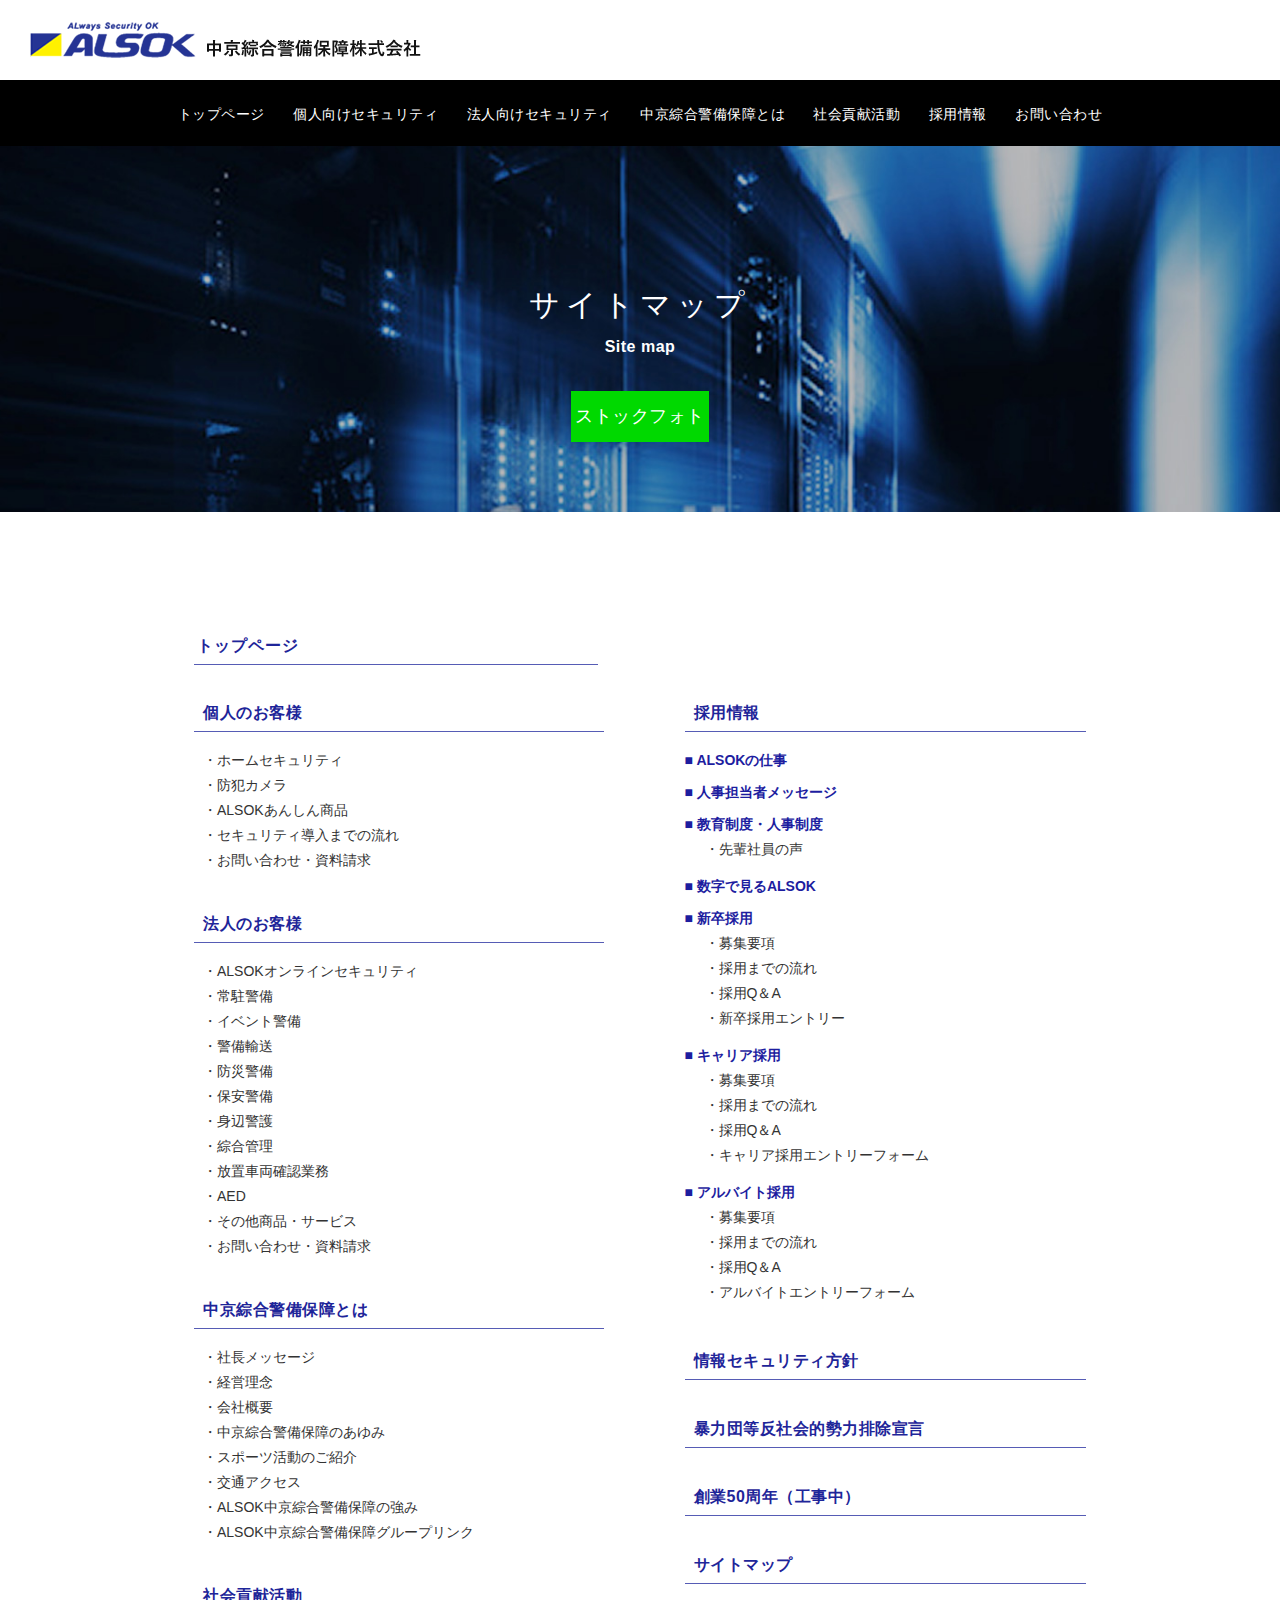
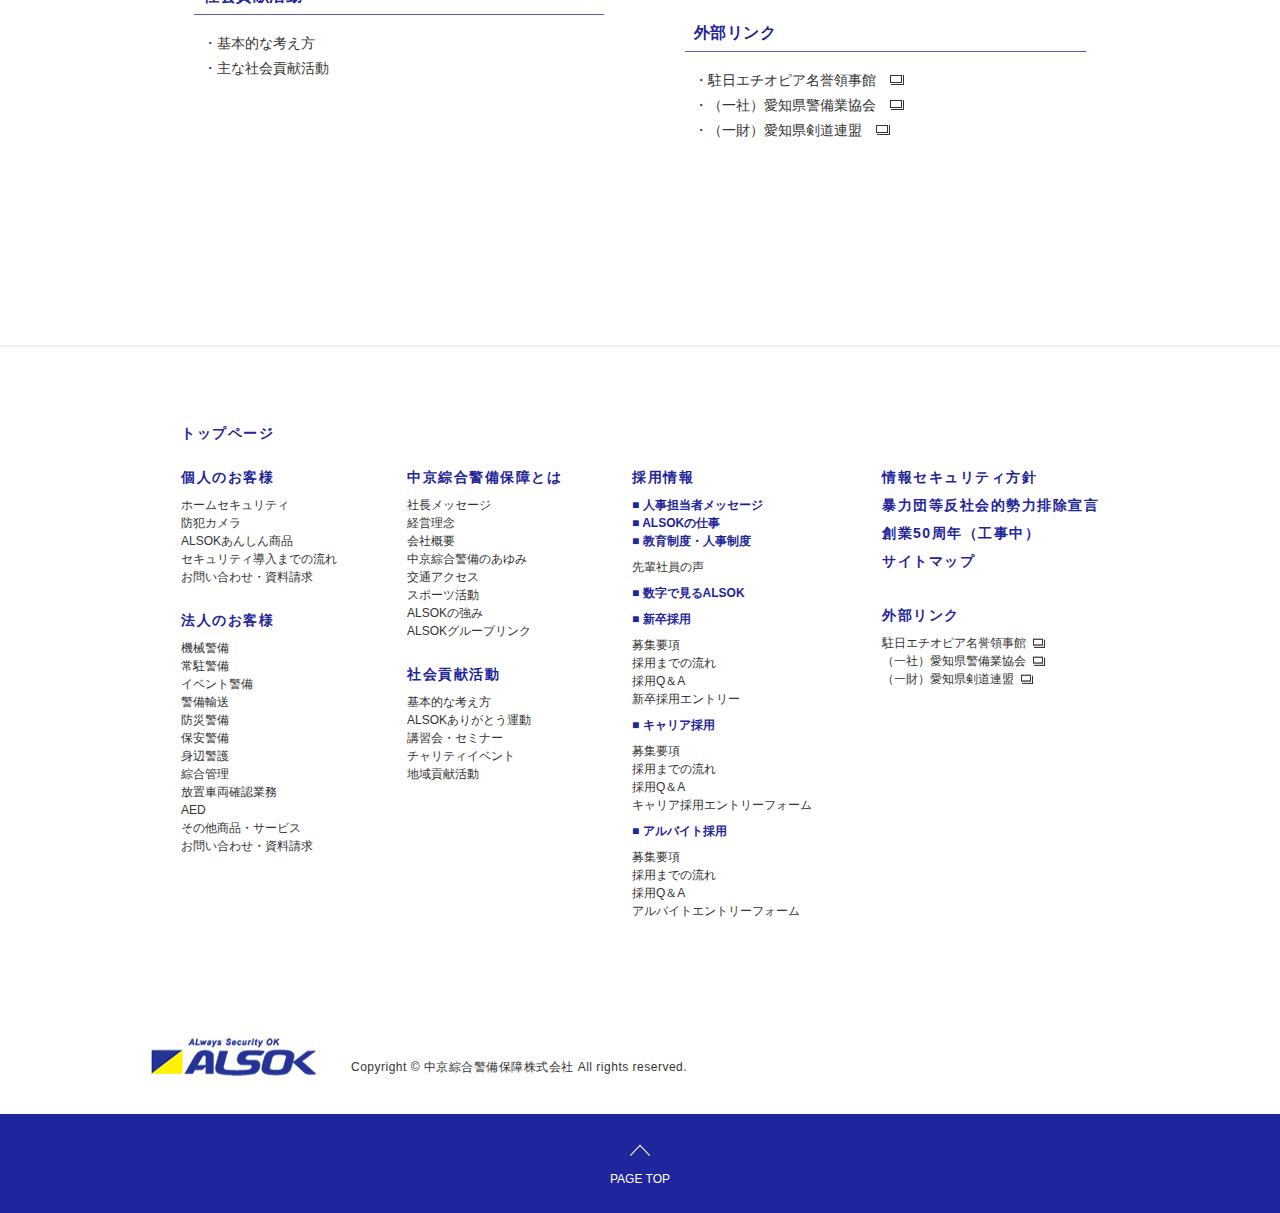
<file: markup/template/sitemap.html>
<!DOCTYPE html PUBLIC "-//W3C//DTD XHTML 1.0 Transitional//EN" "http://www.w3.org/TR/xhtml1/DTD/xhtml1-transitional.dtd">
<!--[if lt IE 7 ]> <html xmlns="http://www.w3.org/1999/xhtml" class="ie6"> <![endif]-->
<!--[if IE 7 ]> <html xmlns="http://www.w3.org/1999/xhtml" class="ie7"> <![endif]-->
<!--[if IE 8 ]> <html xmlns="http://www.w3.org/1999/xhtml" class="ie8"> <![endif]-->
<!--[if IE 9 ]> <html xmlns="http://www.w3.org/1999/xhtml" class="ie9"> <![endif]-->
<!--[if (gt IE 9)|!(IE)]><!--> <html xmlns="http://www.w3.org/1999/xhtml" lang="ja"> <!--<![endif]-->
<head>
<meta http-equiv="Content-Type" content="text/html; charset=UTF-8" />
<meta name="keywords" content="中京,綜合,警備,保障,中京綜合警備保障,ALSOK,アルソック,機械警備,警備輸送業務,常駐警備業務,防災警備業務,綜合管理,ホームセキュリティ,防犯,セキュリティ" />
<meta name="description" content="中部地区安全管理システムを商品の中核とした警備会社、中京綜合警備保障 ALSOKホームページ。採用情報あり" />
<meta http-equiv="Content-Style-Type" content="text/css" />
<meta http-equiv="X-UA-Compatible" content="IE=edge"/>
<!--OGPタグ-->
<meta property="og:title" content="★"/>
<meta property="og:type" content="website"/>
<!-- <meta property="og:url" content="★"/> -->
<meta property="og:image" content="★"/>
<meta property="og:site_name" content="★"/>
<meta property="fb:admins" content="100002247945655"/>
<meta property="og:description" content="★"/>
<meta name="viewport" content="width=device-width,user-scalable=no,initial-scale=1,maximum-scale=1, minimum-scale=1" />
<title>ALSOK 中京綜合警備保障｜安全な街を、未来の子供たちへ。</title>
<!--OGPタグ-->
<link rel="stylesheet" type="text/css" href="../common/css/swiper.min.css" media="all" />
<link rel="stylesheet" type="text/css" href="../common/css/common.css" media="all" />
<link rel="stylesheet" type="text/css" href="../common/css/ic.css" media="all" />
<link rel="stylesheet" type="text/css" href="../common/css/each.css" media="all" />
<link rel="stylesheet" type="text/css" href="../common/css/each_pc.css" media="all" />
<link rel="stylesheet" type="text/css" href="../common/css/each_sp.css" media="all" />
<link rel="shortcut icon" href="" />
<script type="text/javascript" src="../common/js/jquery.min.js" charset="utf-8"></script>
<script type="text/javascript" src="../common/js/ic.js"></script>
<script type="text/javascript" src="../common/js/custom.js"></script>
<script type="text/javascript" src="../common/js/swiper.min.js"></script>
<script type="text/javascript" src="../common/js/each.js"></script>
</head>

<body id="sitemap">
<!--アナリティクスここから-->
<!--アナリティクス-->

	<!--wrapperここから-->
	<div id="wrapper">
		<!--ヘッダここから-->
		<div id="header">
			<div class="top_bar">
				<h1 class="logo"><a href="">Always Security OK | 中京綜合警備保障株式会社</a></h1>
				<a href="" class="mobile_opener sp"><span>Open Menu</span></a>
			</div>
			<!-- pc navigation begin -->
			<div class="nav pc dark">
				<ul id="dropmenu">
					<li><a href="">トップページ</a></li>					<li><a href="">個人向けセキュリティ</a></li>					<li><a href="">法人向けセキュリティ</a></li>					<li><a href="">中京綜合警備保障とは</a></li>					<li><a href="">社会貢献活動</a></li>					<li><a href="">採用情報</a></li>					<li>
						<a href="">お問い合わせ</a>
						<ul>
							<li><a href="">個人のお客様</a></li>							<li><a href="">法人のお客様</a></li>							<li><a href="">その他お問い合わせ</a></li>
						</ul>
					</li>
				</ul>
			</div>
			<!-- pc navigation end -->
			<!-- sp navigation begin -->
			<div class="nav sp">
				<div class="menu">
					<div class="hold">
						<h4><a href="">トップページ</a></h4>
						<div class="slide_block">
							<a href="" class="slide_link">個人のお客様</a>
							<div class="slide_box">
								<ul>									<li><a href="">ホームセキュリティ</a></li>									<li><a href="">防犯カメラ</a></li>									<li><a href="">防犯用品・災害対策用品</a></li>									<li><a href="">セキュリティ導入までの流れ</a></li>									<li><a href="">お問い合わせ・資料請求</a></li>								</ul>
							</div>
						</div>
						<div class="slide_block">
							<a href="" class="slide_link">法人のお客様</a>
							<div class="slide_box">
								<ul>
									<li><a href="">機械警備</a></li>
									<li><a href="">常駐警備</a></li>
									<li><a href="">イベント警備</a></li>
									<li><a href="">警備輸送</a></li>
									<li><a href="">防災警備</a></li>
									<li><a href="">保安警備</a></li>
									<li><a href="">身辺警護</a></li>
									<li><a href="">綜合管理</a></li>
									<li><a href="">放置車両確認業務</a></li>
									<li><a href="">AED</a></li>
									<li><a href="">その他商品・サービス</a></li>
									<li><a href="">お問い合わせ・資料請求</a></li>
								</ul>
							</div>
						</div>
						<div class="slide_block">
							<a href="" class="slide_link">中京綜合警備保障とは</a>
							<div class="slide_box">
								<ul>
									<li><a href="">社長メッセージ</a></li>
									<li><a href="">経営理念</a></li>
									<li><a href="">会社概要</a></li>
									<li><a href="">交通アクセス</a></li>
									<li><a href="">中京綜合警備保障のあゆみ</a></li>
									<li><a href="">スポーツ活動のご紹介</a></li>									<li><a href="">ALSOK中京綜合警備保障の強み</a></li>
									<li><a href="">ALSOK中京綜合警備保障<br />グループリンク</a></li>
								</ul>
							</div>
						</div>
						<div class="slide_block">
							<a href="" class="slide_link">社会貢献活動</a>
							<div class="slide_box">
								<ul>
									<li><a href="">基本的な考え方</a></li>
									<li><a href="">主な社会貢献活動</a></li>
								</ul>
							</div>
						</div>
						<div class="slide_block">
							<a href="" class="slide_link">採用情報</a>
							<div class="slide_box">
								<ul>
									<li><a href="">人事担当者メッセージ</a></li>
									<li><a href="">ALSOKの仕事</a></li>
									<li><a href="">教育制度・人事制度</a></li>
									<li><a href="">先輩社員の声</a></li>
									<li><a href="">数字で見るALSOK</a></li>
									<li><a href="">新卒採用</a></li>
									<li><a href="">キャリア採用</a></li>
									<li><a href="">アルバイト採用</a></li>
								</ul>
							</div>
						</div>
						<h4><a href="">創業50周年（工事中）</a></h4>
						<h4><a href="">暴力団等反社会的勢力排除宣言</a></h4>
						<div class="slide_block">
							<a href="" class="slide_link">外部リンク</a>
							<div class="slide_box">
								<ul>
									<li><a class="icon" href="">駐日エチオピア名誉領事館</a></li>
									<li><a class="icon" href="">（一社）愛知県警備業協会</a></li>
									<li><a class="icon" href="">（一財）愛知県剣道連盟</a></li>
								</ul>
							</div>
						</div>
					</div>
				</div>
			</div>
			<!-- sp navigation end -->
		</div>
		<div class="bg sp"></div>
		<!--ヘッダ-->
		<!--コンテンツここから-->
		<div id="contents" class="clearfix">
			<!--メインエリアここから-->
			<div id="main">
				<!-- title banner begin -->
				<div class="title_banner">
					<img class="pc" src="../common/img/bouryokudan/title_banner_pc_img.jpg" alt="image description" />
					<img class="sp" src="../common/img/bouryokudan/title_banner_sp_img.jpg" alt="image description" />
					<div class="text">
						<h2>サイトマップ</h2>
						<p>Site map</p>
						<a href="" class="button green">ストックフォト</a>
					</div>
				</div>
				<!-- title banner end -->
				<!-- site map begin -->
				<div class="site_map">
					<h2><a href="">トップページ</a></h2>
					<div class="columns">
						<div class="col">
							<h3><a href="">個人のお客様</a></h3>
							<ul class="links">
								<li><a href="">・ホームセキュリティ</a></li>								<li><a href="">・防犯カメラ</a></li>								<li><a href="">・ALSOKあんしん商品</a></li>								<li><a href="">・セキュリティ導入までの流れ</a></li>								<li><a href="">・お問い合わせ・資料請求</a></li>
							</ul>
							<h3><a href="">法人のお客様</a></h3>
							<ul class="links">
								<li><a href="">・ALSOKオンラインセキュリティ</a></li>
								<li><a href="">・常駐警備</a></li>
								<li><a href="">・イベント警備</a></li>
								<li><a href="">・警備輸送</a></li>
								<li><a href="">・防災警備</a></li>
								<li><a href="">・保安警備</a></li>
								<li><a href="">・身辺警護</a></li>
								<li><a href="">・綜合管理</a></li>
								<li><a href="">・放置車両確認業務</a></li>
								<li><a href="">・AED</a></li>
								<li><a href="">・その他商品・サービス</a></li>
								<li><a href="">・お問い合わせ・資料請求</a></li>
							</ul>
							<h3><a href="">中京綜合警備保障とは</a></h3>
							<ul class="links">
								<li><a href="">・社長メッセージ</a></li>
								<li><a href="">・経営理念</a></li>
								<li><a href="">・会社概要</a></li>
								<li><a href="">・中京綜合警備保障のあゆみ</a></li>
								<li><a href="">・スポーツ活動のご紹介</a></li>
								<li><a href="">・交通アクセス</a></li>
								<li><a href="">・ALSOK中京綜合警備保障の強み</a></li>
								<li><a href="">・ALSOK中京綜合警備保障グループリンク</a></li>
							</ul>
							<h3><a href="">社会貢献活動</a></h3>
							<ul class="links">
								<li><a href="">・基本的な考え方</a></li>
								<li><a href="">・主な社会貢献活動</a></li>
							</ul>
						</div>
						<div class="col">
							<h3><a href="">採用情報</a></h3>
							<ul class="links parent">
								<li><a href="">■ ALSOKの仕事</a></li>
								<li><a href="">■ 人事担当者メッセージ</a></li>
								<li><a href="">■ 教育制度・人事制度</a>
									<ul>										<li><a href="">・先輩社員の声</a></li>									</ul>
								</li>
								<li><a href="">■ 数字で見るALSOK</a></li>
								<li><a href="">■ 新卒採用</a>
									<ul>										<li><a href="">・募集要項</a></li>										<li><a href="">・採用までの流れ</a></li>										<li><a href="">・採用Q＆A</a></li>										<li><a href="">・新卒採用エントリー</a></li>									</ul>
								</li>
								<li><a href="">■ キャリア採用</a>
									<ul>										<li><a href="">・募集要項</a></li>										<li><a href="">・採用までの流れ</a></li>										<li><a href="">・採用Q＆A</a></li>										<li><a href="">・キャリア採用エントリーフォーム</a></li>									</ul>
								</li>
								<li><a href="">■ アルバイト採用</a>
									<ul>										<li><a href="">・募集要項</a></li>										<li><a href="">・採用までの流れ</a></li>										<li><a href="">・採用Q＆A</a></li>										<li><a href="">・アルバイトエントリーフォーム</a></li>									</ul>
								</li>
							</ul>
							<h3 class="single"><a href="">情報セキュリティ方針</a></h3>
							<h3 class="single"><a href="">暴力団等反社会的勢力排除宣言</a></h3>
							<h3 class="single"><a href="">創業50周年（工事中）</a></h3>
							<h3 class="single"><a href="">サイトマップ</a></h3>
							<h3><a href="">外部リンク</a></h3>
							<ul class="links">
								<li><a class="icon" href="">・駐日エチオピア名誉領事館</a></li>
								<li><a class="icon" href="">・（一社）愛知県警備業協会</a></li>
								<li><a class="icon" href="">・（一財）愛知県剣道連盟</a></li>
							</ul>
						</div>
					</div>
				</div>
				<!-- site map end -->
			</div>
			<!--メインエリア-->
		</div>
		<!--コンテンツ-->
		<!-- フッターここから-->
		<div id="footer" class="inner_footer">
			<!-- footer links begin -->
			<div class="footer_links">
				<h3 class="pc"><a href="">トップページ</a></h3>
				<div class="links desktop">
					<div class="col">
						<h4><a href="">個人のお客様</a></h4>
						<ul>							<li><a href="">ホームセキュリティ</a></li>							<li><a href="">防犯カメラ</a></li>							<li><a href="">ALSOKあんしん商品</a></li>							<li><a href="">セキュリティ導入までの流れ</a></li>							<li><a href="">お問い合わせ・資料請求</a></li>						</ul>
						<h4><a href="">法人のお客様</a></h4>
						<ul>
							<li><a href="">機械警備</a></li>
							<li><a href="">常駐警備</a></li>
							<li><a href="">イベント警備</a></li>
							<li><a href="">警備輸送</a></li>
							<li><a href="">防災警備</a></li>
							<li><a href="">保安警備</a></li>
							<li><a href="">身辺警護</a></li>
							<li><a href="">綜合管理</a></li>
							<li><a href="">放置車両確認業務</a></li>
							<li><a href="">AED</a></li>
							<li><a href="">その他商品・サービス</a></li>
							<li><a href="">お問い合わせ・資料請求</a></li>
						</ul>
					</div>
					<div class="col">
						<h4><a href="">中京綜合警備保障とは</a></h4>
						<ul>
							<li><a href="">社長メッセージ</a></li>
							<li><a href="">経営理念</a></li>
							<li><a href="">会社概要</a></li>
							<li><a href="">中京綜合警備のあゆみ</a></li>
							<li><a href="">交通アクセス</a></li>
							<li><a href="">スポーツ活動</a></li>
							<li><a href="">ALSOKの強み</a></li>
							<li><a href="">ALSOKグループリンク</a></li>
						</ul>
						<h4><a href="">社会貢献活動</a></h4>
						<ul>
							<li><a href="">基本的な考え方</a></li>
							<li><a href="">ALSOKありがとう運動</a></li>
							<li><a href="">講習会・セミナー</a></li>
							<li><a href="">チャリティイベント</a></li>
							<li><a href="">地域貢献活動</a></li>
						</ul>
					</div>
					<div class="col">
						<h4><a href="">採用情報</a></h4>
						<ul class="blue">
							<li><a href="">■ 人事担当者メッセージ</a></li>							<li><a href="">■ ALSOKの仕事</a></li>							<li><a href="">■ 教育制度・人事制度</a></li>
						</ul>
						<ul class="inner">							<li><a href="">先輩社員の声</a></li>						</ul>
						<ul class="blue">
							<li><a href="">■ 数字で見るALSOK</a></li>
						</ul>
						<ul class="blue">
							<li><a href="">■ 新卒採用</a></li>
						</ul>
						<ul class="inner">
							<li><a href="">募集要項</a></li>
							<li><a href="">採用までの流れ</a></li>
							<li><a href="">採用Q＆A</a></li>
							<li><a href="">新卒採用エントリー</a></li>
						</ul>
						<ul class="blue">
							<li><a href="">■ キャリア採用</a></li>
						</ul>
						<ul class="inner">
							<li><a href="">募集要項</a></li>
							<li><a href="">採用までの流れ</a></li>
							<li><a href="">採用Q＆A</a></li>
							<li><a href="">キャリア採用エントリーフォーム</a></li>
						</ul>
						<ul class="blue">
							<li><a href="">■ アルバイト採用</a></li>
						</ul>
						<ul>
							<li><a href="">募集要項</a></li>
							<li><a href="">採用までの流れ</a></li>
							<li><a href="">採用Q＆A</a></li>
							<li><a href="">アルバイトエントリーフォーム</a></li>
						</ul>
					</div>
					<div class="col">
						<h4><a href="">情報セキュリティ方針</a></h4>
						<h4><a href="">暴力団等反社会的勢力排除宣言</a></h4>
						<h4><a href="">創業50周年（工事中）</a></h4>
						<h4 class="bot_space"><a href="">サイトマップ</a></h4>
						<h4><a href="">外部リンク</a></h4>
						<ul>
							<li><a class="icon" href="">駐日エチオピア名誉領事館</a></li>
							<li><a class="icon" href="">（一社）愛知県警備業協会</a></li>
							<li><a class="icon" href="">（一財）愛知県剣道連盟</a></li>
						</ul>
					</div>
				</div>
				<ul class="links sp">
					<li><a href="">トップページ</a></li>					<li><a href="">中京綜合警備保障とは</a></li>					<li><a href="">社会貢献活動</a></li>					<li><a href="">個人のお客様</a></li>					<li><a href="">採用情報</a></li>					<li><a href="">情報セキュリティ方針</a></li>					<li><a href="">サイトマップ</a></li>					<li><a href="">暴力団等反社会的勢力排除宣言</a></li>					<li><a href="">創業50周年（工事中）</a></li>
				</ul>
			</div>
			<!-- footer links end -->
			<a href="#contents" class="link_to_top">
				<span><span>PAGE TOP</span></span>
			</a>
			<div class="footer_bar">
				<div class="holder">
					<ul class="links">
						<li><a href="">情報セキュリティ方針</a><span class="sep">/</span></li>						<li><a href="">サイトマップ</a></li>
					</ul>
					<p class="copyright">Copyright &copy; 中京綜合警備保障株式会社 All rights reserved.</p>
				</div>				<strong class="footer_logo"><a href="">Always Security OK</a></strong>
			</div>
		</div>
		<!-- フッター-->
		<a href="#contents" class="link_to_top_fixed">PAGE TOP</a>
	</div>
	<!--wrapper-->
</body>
</html>
</file>
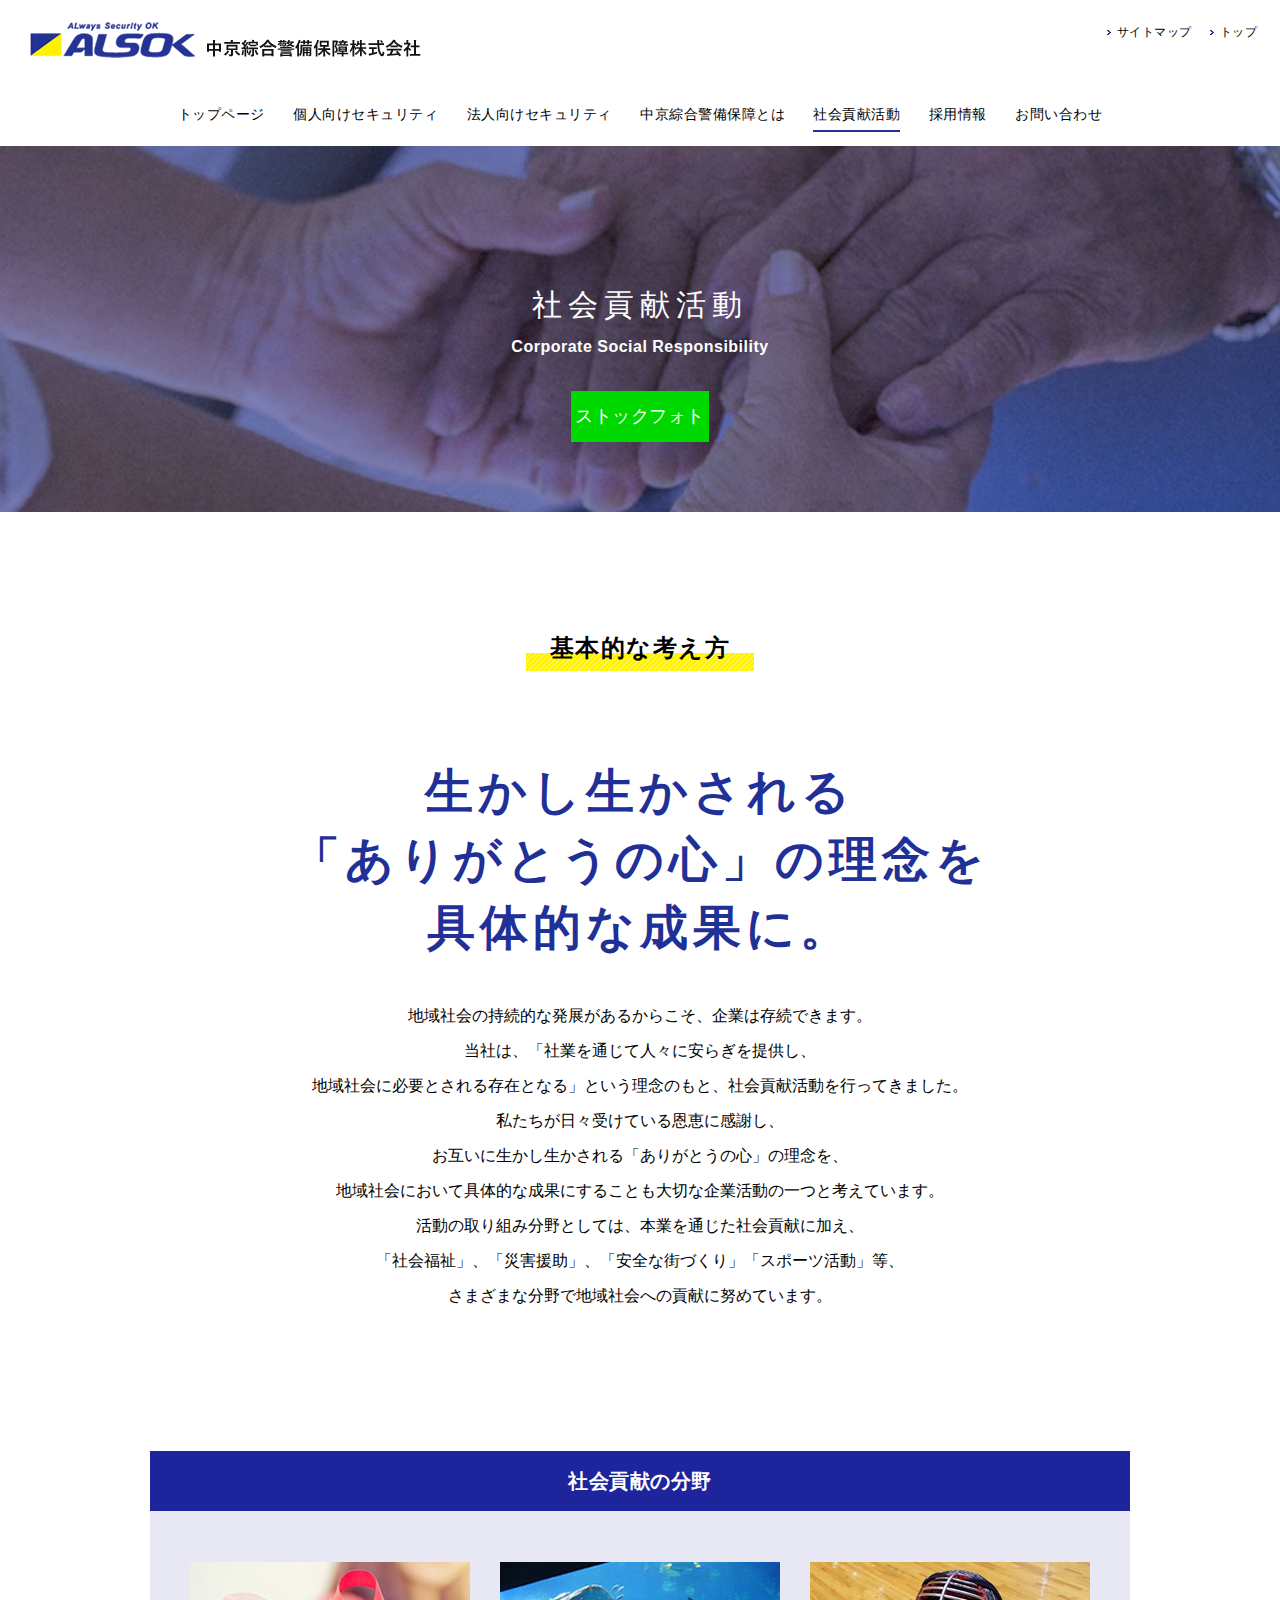
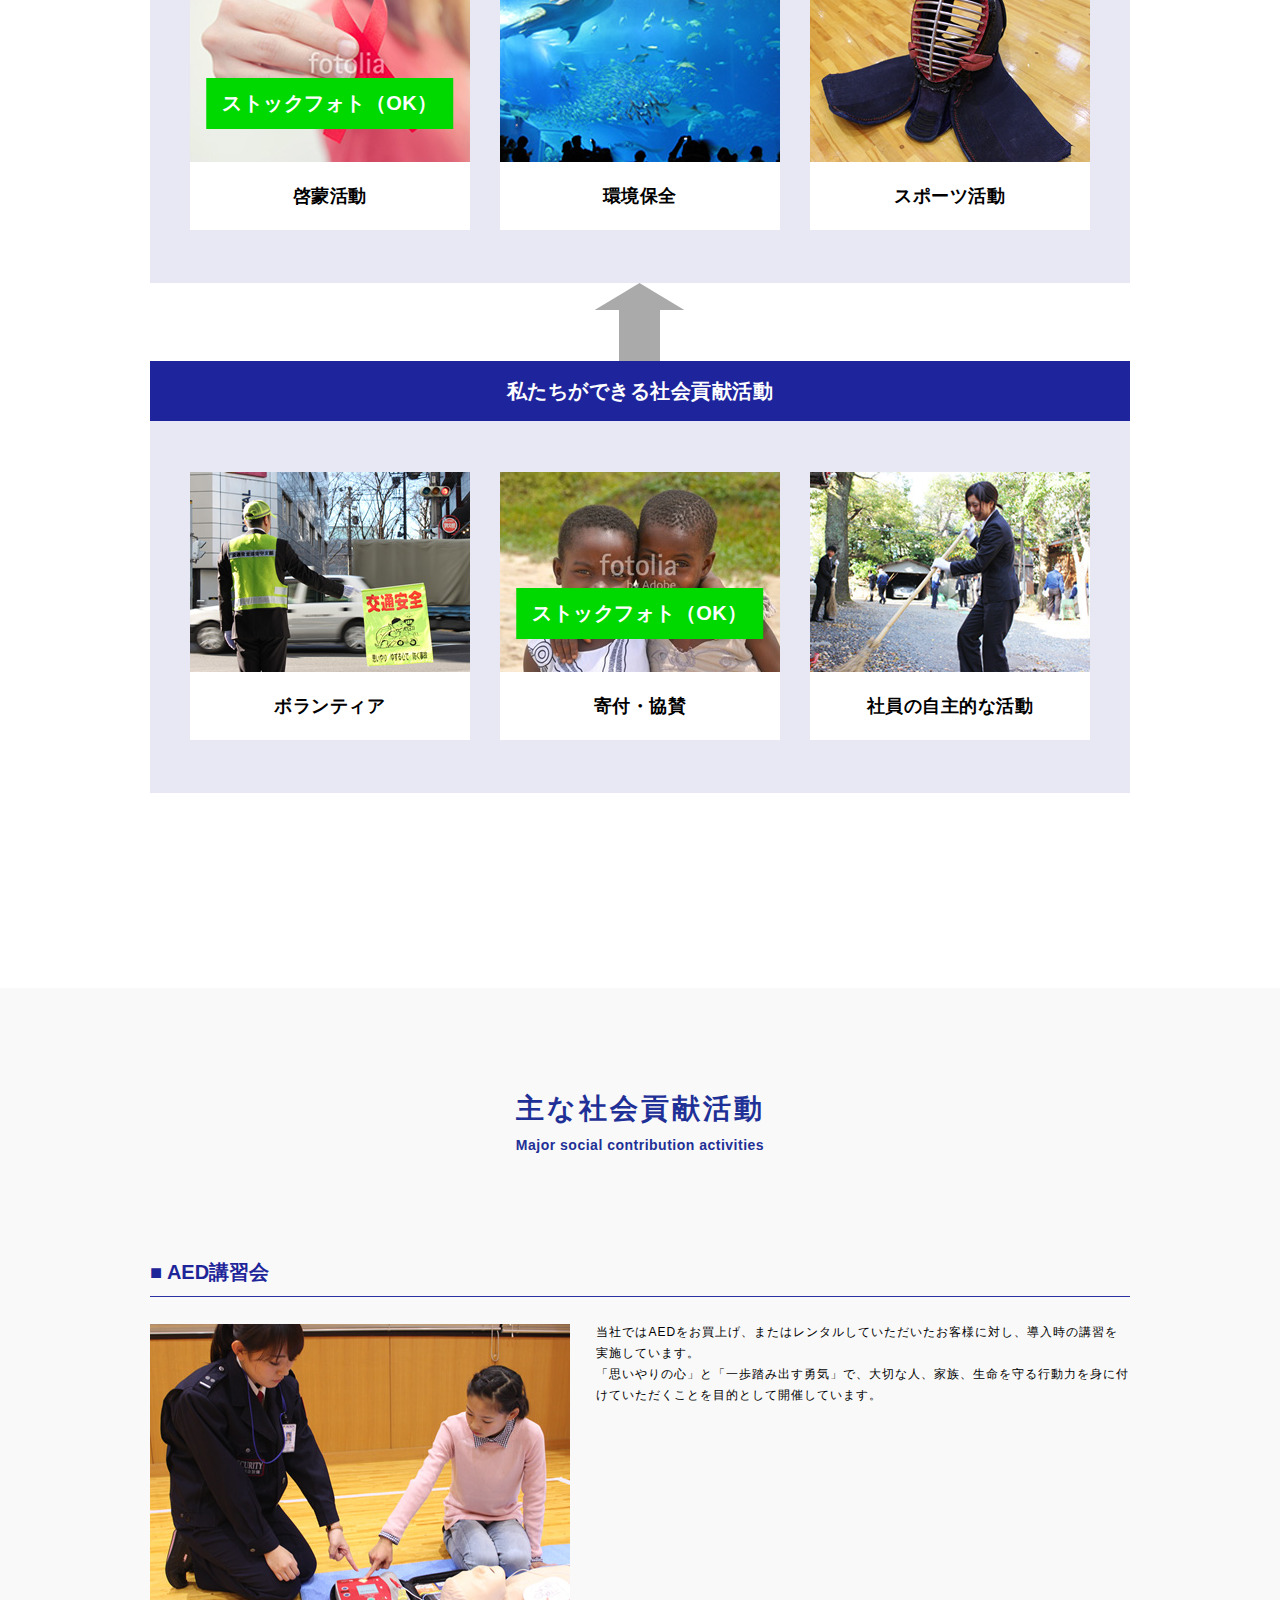
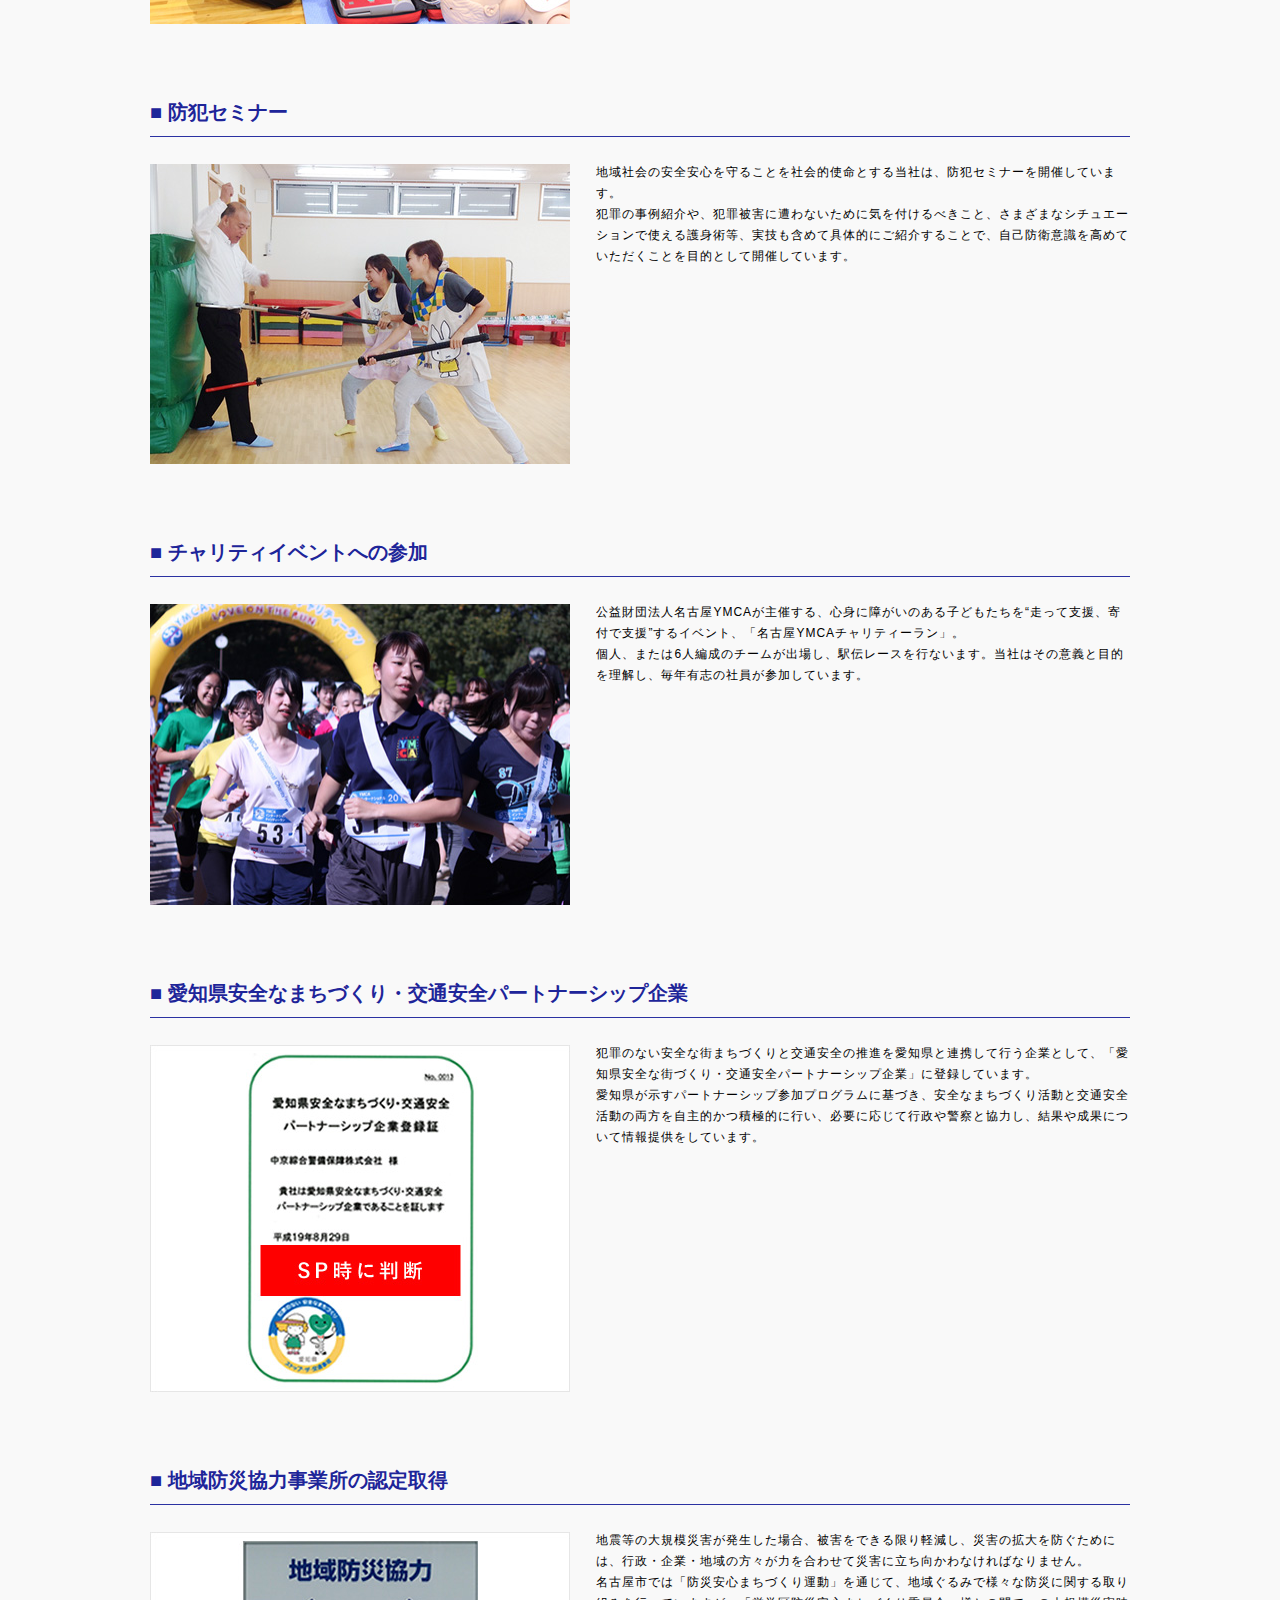
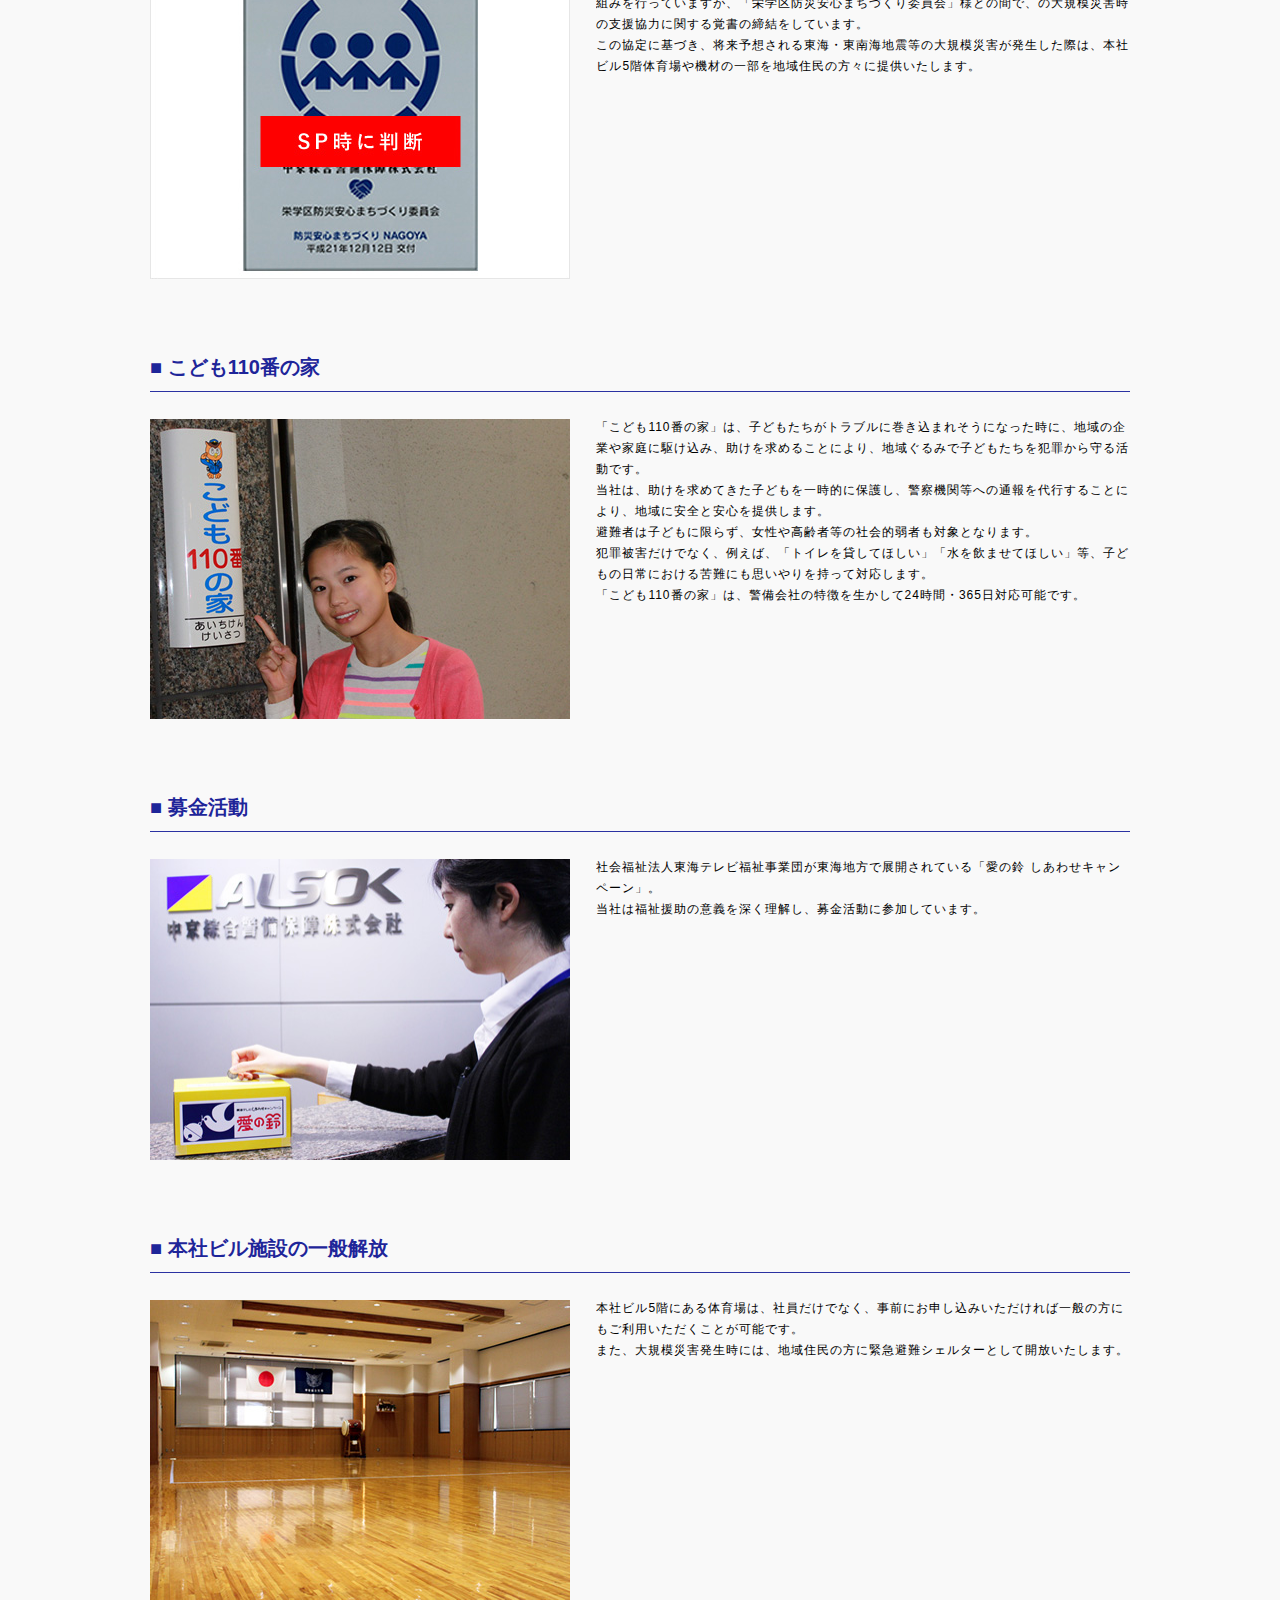
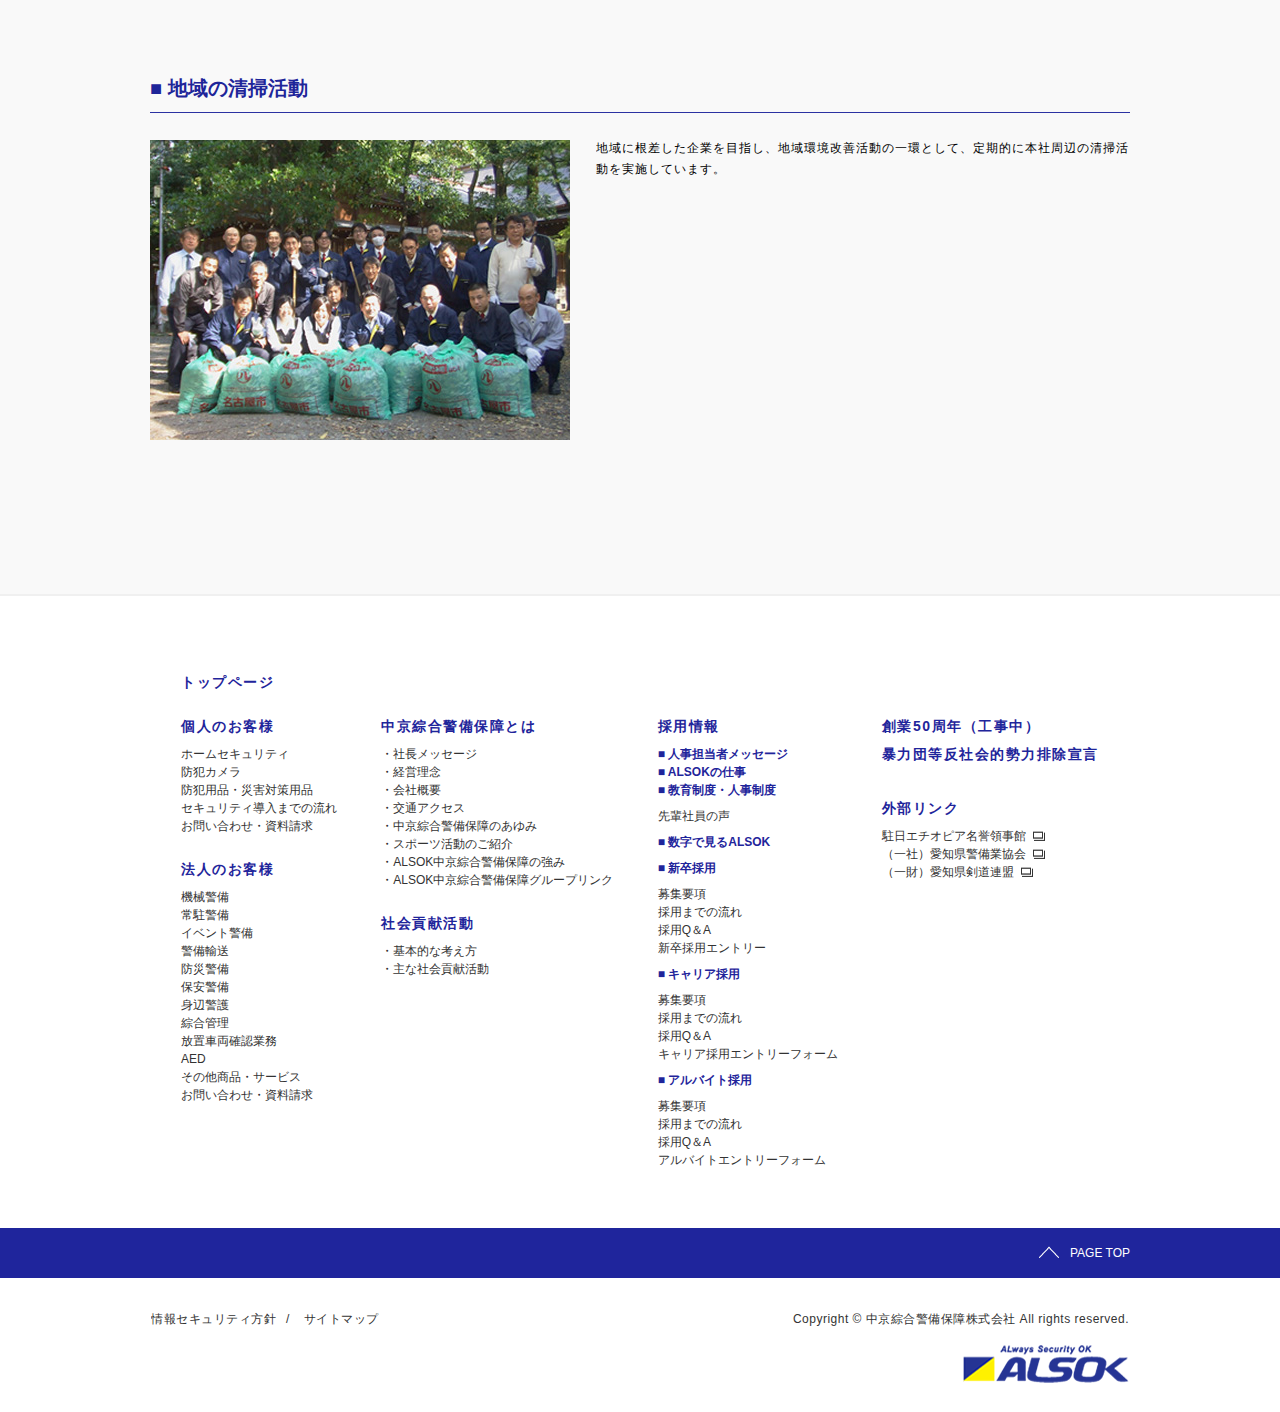
<file: markup/template/social.html>
<!DOCTYPE html PUBLIC "-//W3C//DTD XHTML 1.0 Transitional//EN" "http://www.w3.org/TR/xhtml1/DTD/xhtml1-transitional.dtd">
<!--[if lt IE 7 ]> <html xmlns="http://www.w3.org/1999/xhtml" class="ie6"> <![endif]-->
<!--[if IE 7 ]> <html xmlns="http://www.w3.org/1999/xhtml" class="ie7"> <![endif]-->
<!--[if IE 8 ]> <html xmlns="http://www.w3.org/1999/xhtml" class="ie8"> <![endif]-->
<!--[if IE 9 ]> <html xmlns="http://www.w3.org/1999/xhtml" class="ie9"> <![endif]-->
<!--[if (gt IE 9)|!(IE)]><!--> <html xmlns="http://www.w3.org/1999/xhtml" lang="ja"> <!--<![endif]-->
<head>
<meta http-equiv="Content-Type" content="text/html; charset=UTF-8" />
<meta name="keywords" content="中京,綜合,警備,保障,中京綜合警備保障,ALSOK,アルソック,機械警備,警備輸送業務,常駐警備業務,防災警備業務,綜合管理,ホームセキュリティ,防犯,セキュリティ" />
<meta name="description" content="中部地区安全管理システムを商品の中核とした警備会社、中京綜合警備保障 ALSOKホームページ。採用情報あり" />
<meta http-equiv="Content-Style-Type" content="text/css" />
<meta http-equiv="X-UA-Compatible" content="IE=edge"/>
<!--OGPタグ-->
<meta property="og:title" content="★"/>
<meta property="og:type" content="website"/>
<!-- <meta property="og:url" content="★"/> -->
<meta property="og:image" content="★"/>
<meta property="og:site_name" content="★"/>
<meta property="fb:admins" content="100002247945655"/>
<meta property="og:description" content="★"/>
<meta name="viewport" content="width=device-width,user-scalable=no,initial-scale=1,maximum-scale=1, minimum-scale=1" />
<title>ALSOK 中京綜合警備保障｜安全な街を、未来の子供たちへ。</title>
<!--OGPタグ-->
<link rel="stylesheet" type="text/css" href="../common/css/swiper.min.css" media="all" />
<link rel="stylesheet" type="text/css" href="../common/css/common.css" media="all" />
<link rel="stylesheet" type="text/css" href="../common/css/ic.css" media="all" />
<link rel="stylesheet" type="text/css" href="../common/css/each.css" media="all" />
<link rel="stylesheet" type="text/css" href="../common/css/each_pc.css" media="all" />
<link rel="stylesheet" type="text/css" href="../common/css/each_sp.css" media="all" />
<link rel="shortcut icon" href="" />
<script type="text/javascript" src="../common/js/jquery.min.js" charset="utf-8"></script>
<script type="text/javascript" src="../common/js/ic.js"></script>
<script type="text/javascript" src="../common/js/custom.js"></script>
<script type="text/javascript" src="../common/js/swiper.min.js"></script>
<script type="text/javascript" src="../common/js/each.js"></script>
</head>

<body id="social">
<!--アナリティクスここから-->
<!--アナリティクス-->

	<!--wrapperここから-->
	<div id="wrapper">
		<!--ヘッダここから-->
		<div id="header">
			<div class="top_bar">
				<h1 class="logo"><a href="">Always Security OK | 中京綜合警備保障株式会社</a></h1>
				<ul class="top_links">
					<li><a href="">サイトマップ</a></li>
					<li><a href="">トップ</a></li>
				</ul>
				<a href="" class="mobile_opener sp"><span>Open Menu</span></a>
			</div>
			<!-- pc navigation begin -->
			<div class="nav pc">
				<ul id="dropmenu">
					<li><a href="">トップページ</a></li>					<li><a href="">個人向けセキュリティ</a></li>					<li><a href="">法人向けセキュリティ</a></li>					<li><a href="">中京綜合警備保障とは</a></li>					<li class="active"><a href="">社会貢献活動</a></li>					<li><a href="">採用情報</a></li>					<li>
						<a href="">お問い合わせ</a>
						<ul>
							<li><a href="">個人のお客様</a></li>							<li><a href="">法人のお客様</a></li>							<li><a href="">その他お問い合わせ</a></li>
						</ul>
					</li>
				</ul>
			</div>
			<!-- pc navigation end -->
			<!-- sp navigation begin -->
			<div class="nav sp">
				<div class="menu">
					<div class="hold">
						<h4><a href="">トップページ</a></h4>
						<div class="slide_block">
							<a href="" class="slide_link">個人のお客様</a>
							<div class="slide_box">
								<ul>									<li><a href="">ホームセキュリティ</a></li>									<li><a href="">防犯カメラ</a></li>									<li><a href="">防犯用品・災害対策用品</a></li>									<li><a href="">セキュリティ導入までの流れ</a></li>									<li><a href="">お問い合わせ・資料請求</a></li>								</ul>
							</div>
						</div>
						<div class="slide_block">
							<a href="" class="slide_link">法人のお客様</a>
							<div class="slide_box">
								<ul>
									<li><a href="">機械警備</a></li>
									<li><a href="">常駐警備</a></li>
									<li><a href="">イベント警備</a></li>
									<li><a href="">警備輸送</a></li>
									<li><a href="">防災警備</a></li>
									<li><a href="">保安警備</a></li>
									<li><a href="">身辺警護</a></li>
									<li><a href="">綜合管理</a></li>
									<li><a href="">放置車両確認業務</a></li>
									<li><a href="">AED</a></li>
									<li><a href="">その他商品・サービス</a></li>
									<li><a href="">お問い合わせ・資料請求</a></li>
								</ul>
							</div>
						</div>
						<div class="slide_block">
							<a href="" class="slide_link">中京綜合警備保障とは</a>
							<div class="slide_box">
								<ul>
									<li><a href="">社長メッセージ</a></li>
									<li><a href="">経営理念</a></li>
									<li><a href="">会社概要</a></li>
									<li><a href="">交通アクセス</a></li>
									<li><a href="">中京綜合警備保障のあゆみ</a></li>
									<li><a href="">スポーツ活動のご紹介</a></li>									<li><a href="">ALSOK中京綜合警備保障の強み</a></li>
									<li><a href="">ALSOK中京綜合警備保障<br />グループリンク</a></li>
								</ul>
							</div>
						</div>
						<div class="slide_block">
							<a href="" class="slide_link">社会貢献活動</a>
							<div class="slide_box">
								<ul>
									<li><a href="">基本的な考え方</a></li>
									<li><a href="">主な社会貢献活動</a></li>
								</ul>
							</div>
						</div>
						<div class="slide_block">
							<a href="" class="slide_link">採用情報</a>
							<div class="slide_box">
								<ul>
									<li><a href="">人事担当者メッセージ</a></li>
									<li><a href="">ALSOKの仕事</a></li>
									<li><a href="">教育制度・人事制度</a></li>
									<li><a href="">先輩社員の声</a></li>
									<li><a href="">数字で見るALSOK</a></li>
									<li><a href="">新卒採用</a></li>
									<li><a href="">キャリア採用</a></li>
									<li><a href="">アルバイト採用</a></li>
								</ul>
							</div>
						</div>
						<h4><a href="">創業50周年（工事中）</a></h4>
						<h4><a href="">暴力団等反社会的勢力排除宣言</a></h4>
						<div class="slide_block">
							<a href="" class="slide_link">外部リンク</a>
							<div class="slide_box">
								<ul>
									<li><a class="icon" href="">駐日エチオピア名誉領事館</a></li>
									<li><a class="icon" href="">（一社）愛知県警備業協会</a></li>
									<li><a class="icon" href="">（一財）愛知県剣道連盟</a></li>
								</ul>
							</div>
						</div>
					</div>
				</div>
			</div>
			<!-- sp navigation end -->
		</div>
		<div class="bg sp"></div>
		<!--ヘッダ-->
		<!--コンテンツここから-->
		<div id="contents" class="clearfix">
			<!--メインエリアここから-->
			<div id="main">
				<!-- title banner begin -->
				<div class="title_banner">
					<img class="pc" src="../common/img/social/title_banner_pc_img.jpg" alt="image description" />
					<img class="sp" src="../common/img/social/title_banner_sp_img.jpg" alt="image description" />
					<div class="text no_btn">
						<h2>社会貢献活動</h2>
						<p>Corporate Social Responsibility</p>
						<a href="" class="button green">ストックフォト</a>
					</div>
				</div>
				<!-- title banner end -->
				<!-- social block begin -->
				<div class="social_block">
					<div class="heading">
						<strong class="title">基本的な考え方</strong>
						<h2>生かし生かされる<br />
							「ありがとうの心」の理念を<br />
							具体的な成果に。
						</h2>
						<p>地域社会の持続的な発展があるからこそ、企業は存続できます。<br />
							当社は、「社業を通じて人々に安らぎを提供し、<br />
							地域社会に必要とされる存在となる」という理念のもと、社会貢献活動を行ってきました。<br />
							私たちが日々受けている恩恵に感謝し、<br />
							お互いに生かし生かされる「ありがとうの心」の理念を、<br />
							地域社会において具体的な成果にすることも大切な企業活動の一つと考えています。<br />
							活動の取り組み分野としては、本業を通じた社会貢献に加え、<br />
							「社会福祉」、「災害援助」、「安全な街づくり」「スポーツ活動」等、<br />
							さまざまな分野で地域社会への貢献に努めています。
						</p>
					</div>					<div class="social_fields">
						<div class="box">
							<h3>社会貢献の分野</h3>
							<div class="holder">
								<div class="image_box">
									<a href="">
										<span class="image">
											<img src="../common/img/social/social_fields_img_1.jpg" alt="image description" />
											<span class="btn">ストックフォト（OK）</span>
										</span>
										<strong class="text">啓蒙活動</strong>
									</a>
								</div>
								<div class="image_box">
									<a href="">
										<span class="image">
											<img src="../common/img/social/social_fields_img_2.jpg" alt="image description" />
										</span>
										<strong class="text">環境保全</strong>
									</a>
								</div>
								<div class="image_box">
									<a href="">
										<span class="image">
											<img src="../common/img/social/social_fields_img_3.jpg" alt="image description" />
										</span>
										<strong class="text">スポーツ活動</strong>
									</a>
								</div>
							</div>
						</div>
						<div class="arrow"></div>
						<div class="box">
							<h3>私たちができる社会貢献活動</h3>
							<div class="holder">
								<div class="image_box">
									<a href="">
										<span class="image">
											<img src="../common/img/social/social_fields_img_4.jpg" alt="image description" />
										</span>
										<strong class="text">ボランティア</strong>
									</a>
								</div>
								<div class="image_box">
									<a href="">
										<span class="image">
											<img src="../common/img/social/social_fields_img_5.jpg" alt="image description" />
											<span class="btn">ストックフォト（OK）</span>
										</span>
										<strong class="text">寄付・協賛</strong>
									</a>
								</div>
								
								<div class="image_box">
									<a href="">
										<span class="image">
											<img src="../common/img/social/social_fields_img_6.jpg" alt="image description" />
										</span>
										<strong class="text">社員の自主的な活動</strong>
									</a>
								</div>
							</div>
						</div>
					</div>
				</div>
				<!-- social block end -->
				<!-- social activities begin -->
				<div class="social_activities">
					<div class="main_holder">
						<h2>主な社会貢献活動</h2>
						<h3>Major social contribution activities</h3>
						<ul class="activities">
							<li>
								<h4><a href="">■ AED講習会</a></h4>
								<div class="box">
									<div class="image">
										<img src="../common/img/social/social_activities_img_1.jpg" alt="image description" />
									</div>
									<div class="text">
										<p>当社ではAEDをお買上げ、またはレンタルしていただいたお客様に対し、導入時の講習を実施しています。<br />
											「思いやりの心」と「一歩踏み出す勇気」で、大切な人、家族、生命を守る行動力を身に付けていただくことを目的として開催しています。
										</p>
									</div>
								</div>
							</li>
							<li>
								<h4><a href="">■ 防犯セミナー</a></h4>
								<div class="box">
									<div class="image">
										<img src="../common/img/social/social_activities_img_2.jpg" alt="image description" />
									</div>
									<div class="text">
										<p>地域社会の安全安心を守ることを社会的使命とする当社は、防犯セミナーを開催しています。<br />
											犯罪の事例紹介や、犯罪被害に遭わないために気を付けるべきこと、さまざまなシチュエーションで使える護身術等、実技も含めて具体的にご紹介することで、自己防衛意識を高めていただくことを目的として開催しています。
										</p>
									</div>
								</div>
							</li>
							<li>
								<h4><a href="">■ チャリティイベントへの参加</a></h4>
								<div class="box">
									<div class="image">
										<img src="../common/img/social/social_activities_img_3.jpg" alt="image description" />
									</div>
									<div class="text">
										<p>公益財団法人名古屋YMCAが主催する、心身に障がいのある子どもたちを“走って支援、寄付で支援”するイベント、「名古屋YMCAチャリティーラン」。 <br />
											個人、または6人編成のチームが出場し、駅伝レースを行ないます。当社はその意義と目的を理解し、毎年有志の社員が参加しています。
										</p>
									</div>
								</div>
							</li>
							<li>
								<h4><a href="">■ 愛知県安全なまちづくり・交通安全パートナーシップ企業</a></h4>
								<div class="box">
									<div class="image">
										<img src="../common/img/social/social_activities_img_4.jpg" alt="image description" />
									</div>
									<div class="text">
										<p>犯罪のない安全な街まちづくりと交通安全の推進を愛知県と連携して行う企業として、「愛知県安全な街づくり・交通安全パートナーシップ企業」に登録しています。 <br />
											愛知県が示すパートナーシップ参加プログラムに基づき、安全なまちづくり活動と交通安全活動の両方を自主的かつ積極的に行い、必要に応じて行政や警察と協力し、結果や成果について情報提供をしています。
										</p>
									</div>
								</div>
							</li>
							<li>
								<h4><a href="">■ 地域防災協力事業所の認定取得</a></h4>
								<div class="box">
									<div class="image">
										<img src="../common/img/social/social_activities_img_5.jpg" alt="image description" />
									</div>
									<div class="text">
										<p>地震等の大規模災害が発生した場合、被害をできる限り軽減し、災害の拡大を防ぐためには、行政・企業・地域の方々が力を合わせて災害に立ち向かわなければなりません。 <br />
											名古屋市では「防災安心まちづくり運動」を通じて、地域ぐるみで様々な防災に関する取り組みを行っていますが、「栄学区防災安心まちづくり委員会」様との間で、の大規模災害時の支援協力に関する覚書の締結をしています。<br />
											この協定に基づき、将来予想される東海・東南海地震等の大規模災害が発生した際は、本社ビル5階体育場や機材の一部を地域住民の方々に提供いたします。
										</p>
									</div>
								</div>
							</li>
							<li>
								<h4><a href="">■ こども110番の家</a></h4>
								<div class="box">
									<div class="image">
										<img src="../common/img/social/social_activities_img_6.jpg" alt="image description" />
									</div>
									<div class="text">
										<p>「こども110番の家」は、子どもたちがトラブルに巻き込まれそうになった時に、地域の企業や家庭に駆け込み、助けを求めることにより、地域ぐるみで子どもたちを犯罪から守る活動です。<br /> 
											当社は、助けを求めてきた子どもを一時的に保護し、警察機関等への通報を代行することにより、地域に安全と安心を提供します。 <br />
											避難者は子どもに限らず、女性や高齢者等の社会的弱者も対象となります。 <br />
											犯罪被害だけでなく、例えば、「トイレを貸してほしい」「水を飲ませてほしい」等、子どもの日常における苦難にも思いやりを持って対応します。<br /> 
											「こども110番の家」は、警備会社の特徴を生かして24時間・365日対応可能です。
										</p>
									</div>
								</div>
							</li>
							<li>
								<h4><a href="">■ 募金活動</a></h4>
								<div class="box">
									<div class="image">
										<img src="../common/img/social/social_activities_img_7.jpg" alt="image description" />
									</div>
									<div class="text">
										<p>社会福祉法人東海テレビ福祉事業団が東海地方で展開されている「愛の鈴 しあわせキャンペーン」。<br />
											当社は福祉援助の意義を深く理解し、募金活動に参加しています。
										</p>
									</div>
								</div>
							</li>
							<li>
								<h4><a href="">■ 本社ビル施設の一般解放</a></h4>
								<div class="box">
									<div class="image">
										<img src="../common/img/social/social_activities_img_8.jpg" alt="image description" />
									</div>
									<div class="text">
										<p>本社ビル5階にある体育場は、社員だけでなく、事前にお申し込みいただければ一般の方にもご利用いただくことが可能です。 <br />
											また、大規模災害発生時には、地域住民の方に緊急避難シェルターとして開放いたします。
										</p>
									</div>
								</div>
							</li>
							<li>
								<h4><a href="">■ 地域の清掃活動</a></h4>
								<div class="box">
									<div class="image">
										<img src="../common/img/social/social_activities_img_9.jpg" alt="image description" />
									</div>
									<div class="text">
										<p>地域に根差した企業を目指し、地域環境改善活動の一環として、定期的に本社周辺の清掃活動を実施しています。</p>
									</div>
								</div>
							</li>
						</ul>
					</div>
				</div>
				<!-- social activities end -->
			</div>
			<!--メインエリア-->
		</div>
		<!--コンテンツ-->
		<!-- フッターここから-->
		<div id="footer">
			<!-- footer links begin -->
			<div class="footer_links">
				<h3 class="pc"><a href="">トップページ</a></h3>
				<div class="links desktop">
					<div class="col">
						<h4><a href="">個人のお客様</a></h4>
						<ul>							<li><a href="">ホームセキュリティ</a></li>							<li><a href="">防犯カメラ</a></li>							<li><a href="">防犯用品・災害対策用品</a></li>							<li><a href="">セキュリティ導入までの流れ</a></li>							<li><a href="">お問い合わせ・資料請求</a></li>						</ul>
						<h4><a href="">法人のお客様</a></h4>
						<ul>
							<li><a href="">機械警備</a></li>
							<li><a href="">常駐警備</a></li>
							<li><a href="">イベント警備</a></li>
							<li><a href="">警備輸送</a></li>
							<li><a href="">防災警備</a></li>
							<li><a href="">保安警備</a></li>
							<li><a href="">身辺警護</a></li>
							<li><a href="">綜合管理</a></li>
							<li><a href="">放置車両確認業務</a></li>
							<li><a href="">AED</a></li>
							<li><a href="">その他商品・サービス</a></li>
							<li><a href="">お問い合わせ・資料請求</a></li>
						</ul>
					</div>
					<div class="col">
						<h4><a href="">中京綜合警備保障とは</a></h4>
						<ul>
							<li><a href="">・社長メッセージ</a></li>
							<li><a href="">・経営理念</a></li>
							<li><a href="">・会社概要</a></li>
							<li><a href="">・交通アクセス</a></li>
							<li><a href="">・中京綜合警備保障のあゆみ</a></li>
							<li><a href="">・スポーツ活動のご紹介</a></li>
							<li><a href="">・ALSOK中京綜合警備保障の強み</a></li>
							<li><a href="">・ALSOK中京綜合警備保障グループリンク</a></li>
						</ul>
						<h4><a href="">社会貢献活動</a></h4>
						<ul>
							<li><a href="">・基本的な考え方</a></li>
							<li><a href="">・主な社会貢献活動</a></li>
						</ul>
					</div>
					<div class="col">
						<h4><a href="">採用情報</a></h4>
						<ul class="blue">
							<li><a href="">■ 人事担当者メッセージ</a></li>							<li><a href="">■ ALSOKの仕事</a></li>							<li><a href="">■ 教育制度・人事制度</a></li>
						</ul>
						<ul class="inner">							<li><a href="">先輩社員の声</a></li>						</ul>
						<ul class="blue">
							<li><a href="">■ 数字で見るALSOK</a></li>
						</ul>
						<ul class="blue">
							<li><a href="">■ 新卒採用</a></li>
						</ul>
						<ul class="inner">
							<li><a href="">募集要項</a></li>
							<li><a href="">採用までの流れ</a></li>
							<li><a href="">採用Q＆A</a></li>
							<li><a href="">新卒採用エントリー</a></li>
						</ul>
						<ul class="blue">
							<li><a href="">■ キャリア採用</a></li>
						</ul>
						<ul class="inner">
							<li><a href="">募集要項</a></li>
							<li><a href="">採用までの流れ</a></li>
							<li><a href="">採用Q＆A</a></li>
							<li><a href="">キャリア採用エントリーフォーム</a></li>
						</ul>
						<ul class="blue">
							<li><a href="">■ アルバイト採用</a></li>
						</ul>
						<ul>
							<li><a href="">募集要項</a></li>
							<li><a href="">採用までの流れ</a></li>
							<li><a href="">採用Q＆A</a></li>
							<li><a href="">アルバイトエントリーフォーム</a></li>
						</ul>
					</div>
					<div class="col">
						<h4><a href="">創業50周年（工事中）</a></h4>
						<h4 class="bot_space"><a href="">暴力団等反社会的勢力排除宣言</a></h4>
						<h4><a href="">外部リンク</a></h4>
						<ul>
							<li><a class="icon" href="">駐日エチオピア名誉領事館</a></li>
							<li><a class="icon" href="">（一社）愛知県警備業協会</a></li>
							<li><a class="icon" href="">（一財）愛知県剣道連盟</a></li>
						</ul>
					</div>
				</div>
				<ul class="links sp">
					<li><a href="">トップページ</a></li>					<li><a href="">中京綜合警備保障とは</a></li>					<li><a href="">社会貢献活動</a></li>					<li><a href="">個人のお客様</a></li>					<li><a href="">採用情報</a></li>					<li><a href="">情報セキュリティ方針</a></li>					<li><a href="">サイトマップ</a></li>					<li><a href="">暴力団等反社会的勢力排除宣言</a></li>					<li><a href="">創業50周年（工事中）</a></li>
				</ul>
			</div>
			<!-- footer links end -->
			<a href="#contents" class="link_to_top">
				<span><span>PAGE TOP</span></span>
			</a>
			<div class="footer_bar">
				<div class="holder">
					<ul class="links">
						<li><a href="">情報セキュリティ方針</a><span class="sep">/</span></li>						<li><a href="">サイトマップ</a></li>
					</ul>
					<p class="copyright">Copyright &copy; 中京綜合警備保障株式会社 All rights reserved.</p>
				</div>				<strong class="footer_logo"><a href="">Always Security OK</a></strong>
			</div>
		</div>
		<!-- フッター-->
		<a href="#contents" class="link_to_top_fixed">PAGE TOP</a>
	</div>
	<!--wrapper-->
</body>
</html>
</file>
<file: markup/common/css/common.css>
@charset "utf-8";
html{
	width:100%;
	height:100%;
	margin:0;
	padding:0;
}
body {
	font-size:12px;
	line-height:140%;
	margin:0 auto;
	/*font-family: "ＭＳ ゴシック","MS Gothic","ヒラギノ角ゴ ProN W3","Hiragino Kaku Gothic ProN","メイリオ",Meiryo,sans-serif;*/
	font-family:"ヒラギノ角ゴ Pro W3", "Hiragino Kaku Gothic Pro", "メイリオ", Meiryo, Osaka, "ＭＳ Ｐゴシック", "MS PGothic", sans-serif;
	/*font-family: "ヒラギノ明朝 Pro W3","HG明朝E","ＭＳ Ｐ明朝","ＭＳ 明朝",serif;*/
	min-width:320px;
	color:#000;
	background:#fff;
}
body p {
	font-size:12px;
	margin:0;
	max-height:100%;
}
body a, body img {border:none;}
img {vertical-align:bottom;}
table {
	border-collapse:collapse;
	border:0;
	table-layout:fixed;
}
tr, td {padding:0;}
ul{
	margin:0;
	padding:0;
}
li{list-style:none;}
.clear{clear:both;}
.clearfix:before,
.clearfix:after{
	content:" ";
	display:table;
}
.clearfix:after{clear:both;}
clearfix { *zoom: 1;}
h1,h2,h3,h4,h5 {
	margin:0;
	font-size: 12px;
	font-weight: normal;
	line-height:100%;
	max-height: 100%;
}
input[type="radio"] {border: 0!important;}
input[type="radio"],input[type="submit"],label{cursor:pointer;}
input, button, textarea, select {
  margin: 0;
  padding: 0;
  background: none;
  border-radius: 0;
  outline: none;
}
#wrapper{
	position:relative;
	max-width:100%;
	overflow:hidden;
}
/* ヘッダここから */
#header{
	position:fixed;
	background:#fff;
	left:0;
	top:0;
	right:0;
	z-index:900;
}
.small-header #header{box-shadow:0 2px 3px rgba(0,0,0,0.08);}
#header .top_bar{
	padding:22px 23px 22px 30px;
	-webkit-transition: all 0.5s ease;
	-moz-transition: all 0.5s ease;
	-o-transition: all 0.5s ease;
	transition: all 0.5s ease;
	overflow:hidden;
}
.small-header #header .top_bar{padding:10px 23px 10px 30px;}
#header .logo{
	float:left;
	width:392px;
	height:36px;
	background:url(../../common/img/common/logo.png) no-repeat;
	text-indent:-9999px;
	opacity:1;
	-webkit-transition: opacity 0.5s ease;
	-moz-transition: opacity 0.5s ease;
	-o-transition: opacity 0.5s ease;
	transition: opacity 0.5s ease;
	overflow:hidden;
}
#header .logo a{
	display:block;
	height:100%;
}
#header .logo:hover{opacity:0.8;}
/* メインエリアここから */
#main{padding-top:146px;}
/* gallery */
.gallery{margin-bottom:125px;}
.gallery .swiper-slide img{
	display:block;
	width:100%;
}
.gallery .swiper-button-prev{
	left:19px;
	width:24px;
	height:48px;
	margin-top:-40px;
	background:url(../../common/img/index/gallery_arrows.png) no-repeat;
	text-indent:-9999px;
	overflow:hidden;
}
.gallery .swiper-button-next{
	right:19px;
	width:24px;
	height:48px;
	margin-top:-40px;
	background:url(../../common/img/index/gallery_arrows.png) no-repeat 0 -50px;
	text-indent:-9999px;
	overflow:hidden;
}
.gallery .swiper-button-next:before,
.gallery .swiper-button-prev:before{
	content:'';	position:absolute;	top:0;	left:0;	width:100%;	height:100%;
	opacity:0;	/* background:rgba(0,0,0,0.3); */
	-webkit-transition: opacity 0.5s ease;
	-moz-transition: opacity 0.5s ease;
	-o-transition: opacity 0.5s ease;
	transition: opacity 0.5s ease;
	z-index:-1;
}
.gallery .swiper-button-next:hover:before,
.gallery .swiper-button-prev:hover:before{opacity:1;}
.gallery .swiper-button-next:hover,
.gallery .swiper-button-prev:hover{
	-moz-opacity:0.4;
	filter:alpha(opacity:40);
	opacity:0.4;
}
.swiper-pagination{bottom:30px !important;}
.swiper-pagination-bullet{
	width:10px;
	height:10px;
	background:#fff;
	margin:0 8px !important;
	opacity:1 !important;
	-webkit-transition: opacity 0.5s ease;
	-moz-transition: opacity 0.5s ease;
	-o-transition: opacity 0.5s ease;
	transition: opacity 0.5s ease;
}
.swiper-pagination-bullet:hover{opacity:0.6 !important;}
.swiper-pagination-bullet-active{background:#666;}
.gallery .text{
	position:absolute;
	top:40.5%;
	left:50%;
	width:700px;
	-moz-transform: translateX(-50%);
	-ms-transform: translateX(-50%);
	-webkit-transform: translateX(-50%);
	-o-transform: translateX(-50%);
	transform: translateX(-50%);
	text-align:center;
	color:#fff;
}
.gallery h2{
	margin-bottom:22px;
	font-size:30px;
	line-height:51px;
	letter-spacing:6px;
}
.gallery .button{
	display:inline-block;	vertical-align:top;
	padding:0 18px;
	font-size:18px;
	line-height:51px;
	background:#00d900;
	color:#fff;
	letter-spacing:0.5px;
	-webkit-transition: opacity 0.5s ease;
	-moz-transition: opacity 0.5s ease;
	-o-transition: opacity 0.5s ease;
	transition: opacity 0.5s ease;
}
.gallery .button:hover{
	opacity:0.6;
}
/* concept */
.concept{
	margin-bottom:110px;
	padding:0 20px;
	text-align:center;
}
.concept h3{
	margin-bottom:36px;
	font:bold 20px/30px Arial, Helvetica, sans-serif;
	color:#1f3096;
	letter-spacing:1.8px;
}
.concept h2{
	margin-bottom:37px;
	font-size:68px;
	line-height:88px;
	font-weight:bold;
	color:#1f3096;
	letter-spacing:10px;
}
.concept p{
	margin-bottom:48px;
	font-size:16px;
	line-height:35px;
	letter-spacing:0.5px;
}
.concept .button{
	margin-bottom:20px;
	display:inline-block;	vertical-align:top;
	width:300px;
	-webkit-box-sizing:border-box;	-moz-box-sizing:border-box;	box-sizing:border-box;
	padding-right:38px;
	border:1px #222c99 solid;
	font-size:16px;
	line-height:88px;
	font-weight:bold;
	color:#1f2b99;
	position:relative;
	text-align:center;
	letter-spacing:2.2px;
	opacity:1;
	-webkit-transition: opacity 0.5s ease;
	-moz-transition: opacity 0.5s ease;
	-o-transition: opacity 0.5s ease;
	transition: opacity 0.5s ease;
}
.concept .button:before{
	content:'';	position:absolute;
	top:33px;	right:-34px;	width:94px;	height:24px;	background:url(../../common/img/index/concept_button_bg.png);	z-index:-1;
	-webkit-transition: opacity 0.5s ease;
	-moz-transition: opacity 0.5s ease;
	-o-transition: opacity 0.5s ease;
	transition: opacity 0.5s ease;
}
.concept .button:hover,
.concept .button:hover:before{opacity:0.6;}
/* business case */
.business_case{
	padding:96px 20px 80px;
	background:url(../../common/img/index/business_case_bg.jpg) no-repeat 50% 50%;
	background-size:cover;
	text-align:center;
	overflow:hidden;
}
.business_case h2{
	margin-bottom:24px;
	font-size:24px;
	line-height:30px;
	font-weight:bold;
	letter-spacing:2px;
}
.business_case .boxes{
	margin:0 auto;
	max-width:1360px;
}
.business_case .head p{
	margin-bottom:52px;
	font-size:16px;
	line-height:24px;
	letter-spacing:0.5px;
}
.business_case .box{
	display:inline-block;	vertical-align:top;
	width:44.1%;
	padding:0 18px 20px;
	overflow:hidden;
}
.business_case .box .image{position:relative;}
.business_case .box .image img{
	display:block;
	width:100%;
}
.business_case .box .image .txt{
	position:absolute;
	bottom:27px;
	left:31px;
	padding:0 14px;
	font-size:18px;
	line-height:52px;
	font-weight:bold;
	color:#fff;
	background:#00d900;
	letter-spacing:0.5px;
}
.business_case .box .text{
	padding:38px 20px 37px;
	color:#fff;
	overflow:hidden;
}
.business_case .box .text.dark{background:#222;}
.business_case .box .text.blue{background:#212b99;}
.business_case .box h3{
	margin-bottom:7px;
	font-size:22px;
	line-height:28px;
	font-weight:bold;
	letter-spacing:1.8px;
}
.business_case .box .text span{
	margin-bottom:23px;
	display:block;
	font:12px/15px Arial, Helvetica, sans-serif;
	letter-spacing:0.5px;
}
.business_case .box .text p{
	font-size:14px;
	line-height:21px;
	letter-spacing:0.5px;
}
/* social box */
.social_box{
	padding:117px 20px 83px;
	background:url(../../common/img/index/social_box_bg.jpg) no-repeat 50% 50%;
	background-size:cover;
	text-align:center;
	color:#fff;
	overflow:hidden;
}
.social_box a{color:#fff;}
.social_box h2{
	margin-bottom:30px;
	font-size:26px;
	line-height:32px;
	font-weight:bold;
	letter-spacing:4.5px;
}
.social_box p{
	margin-bottom:32px;
	font-size:16px;
	line-height:32px;
	letter-spacing:0.5px;
}
.social_box .button{
	margin-bottom:20px;
	display:inline-block;	vertical-align:top;
	width:298px;
	border:1px #fff solid;
	font:16px/88px Arial, Helvetica, sans-serif;
	color:#fff;
	opacity:1;
	-webkit-transition: opacity 0.5s ease;
	-moz-transition: opacity 0.5s ease;
	-o-transition: opacity 0.5s ease;
	transition: opacity 0.5s ease;
}
.social_box .button:hover{opacity:0.6;}
/* recruit box */
.recruit_box{
	margin-bottom:95px;
	padding:154px 20px 94px;
	background:url(../../common/img/index/recruit_box_bg.png) no-repeat;
	background-size:100% 100%;
	text-align:center;
	overflow:hidden;
}
.recruit_box .box{
	margin:0 auto 30px;
	max-width:800px;
	color:#fff;
	position:relative;
}
.recruit_box .box a{
	position:absolute;
	top:0;
	left:0;
	width:100%;
	height:100%;
	z-index:5;
}
.recruit_box .box .image{
	display:block;
	width:100%;
}
.recruit_box .box .head{
	position:absolute;
	top:34px;
	left:-28px;
	text-align:left;
	z-index:2;
}
.recruit_box .box .head h2{
	margin-bottom:3px;
	font:30px/34px Arial, Helvetica, sans-serif;
}
.recruit_box .box .head h2 strong{
	display:block;
	position:relative;
	left:-5px;
	font-size:80px;
	line-height:86px;
	font-weight:normal;
}
.recruit_box .box .head p{font:16px/22px Arial, Helvetica, sans-serif;}
.recruit_box .box .mark{
	position:absolute;
	bottom:81px;
	left:42px;
	width:138px;
	font-size:20px;
	line-height:49px;
	font-weight:bold;
	color:#fff;
	background:#f00;
	z-index:2;
}
.recruit_box .box .link{
	position:absolute;
	bottom:37px;
	right:32px;
	padding-right:109px;
	background:url(../../common/img/index/recruit_link_arrow.png) no-repeat 100% 50%;
	color:#fff;
	text-align:right;
	font:16px/22px Arial, Helvetica, sans-serif;
	opacity:1;
	-webkit-transition: opacity 0.5s ease;
	-moz-transition: opacity 0.5s ease;
	-o-transition: opacity 0.5s ease;
	transition: opacity 0.5s ease;
	z-index:2;
}
.recruit_box .box:hover .link{opacity:0.6;}
.recruit_box p.txt{
	font-size:18px;
	line-height:22px;
	font-weight:bold;
	letter-spacing:0.5px;
}
/* news box */
.news_box{
	text-align:center;
	padding:0 20px;
	margin-bottom:118px;
	overflow:hidden;
}
.news_box h2{
	margin-bottom:50px;
	font:bold 24px/30px Arial, Helvetica, sans-serif;
	letter-spacing:2.1px;
}
.news_list{
	margin:0 auto 20px;
	max-width:980px;
	border-top:2px #f0f0f0 solid;
	text-align:left;
}
.news_list li{
	border-bottom:2px #f0f0f0 solid;
	padding:29px 0;
}
.news_list li a{
	display:inline-block;	vertical-align:top;
	opacity:1;
	-webkit-transition: opacity 0.5s ease;
	-moz-transition: opacity 0.5s ease;
	-o-transition: opacity 0.5s ease;
	transition: opacity 0.5s ease;
}
.news_list li a:hover{opacity:0.6;}
.news_list .date{
	display:inline-block;	vertical-align:top;
	min-width:105px;
	font:14px/22px Arial, Helvetica, sans-serif;
	color:#1f2599;
	letter-spacing:0.5px;
}
.news_list .mark{
	display:inline-block;	vertical-align:top;
	margin-right:28px;
	width:130px;
	text-align:center;
	font-size:12px;
	line-height:22px;
}
.news_list .mark.yellow{
	color:#333;
	background:#fff800;
	font-weight:bold;
}
.news_list .mark.brown{
	color:#fff;
	background:#555;
}
.news_list .mark.blue{
	color:#fff;
	background:#1d1d9f;
}
.news_list .text{
	display:inline-block;	vertical-align:top;
	font-size:14px;
	line-height:22px;
	color:#333;
	letter-spacing:0.5px;
}
/* title banner */
.title_banner{
	position:relative;
	margin-bottom:120px;
}
#contact .title_banner{margin-bottom:144px;}
#social .title_banner{margin-bottom:113px;}
#kojin .title_banner{margin-bottom:148px;}
#houjin .title_banner{margin-bottom:145px;}
.title_banner img{
	display:block;
	width:100%;
}
.title_banner .text{
	position:absolute;
	bottom:19%;
	left:50%;
	width:760px;
	text-align:center;
	-moz-transform: translateX(-50%);
	-ms-transform: translateX(-50%);
	-webkit-transform: translateX(-50%);
	-o-transform: translateX(-50%);
	transform: translateX(-50%);
	color:#fff;
}
.title_banner h2{
	margin-bottom:6px;
	font-size:30px;
	line-height:51px;
	letter-spacing:6px;
}
.title_banner p{
	margin-bottom:33px;
	font:bold 16px/22px Arial, Helvetica, sans-serif;
	letter-spacing:0.5px;
}
.title_banner .button{
	display:inline-block;	vertical-align:top;
	padding:0 4px;
	min-width:130px;
	font-size:18px;
	line-height:51px;
	letter-spacing: 0.5px;
	color:#fff;
	opacity:1;
	-webkit-transition: opacity 0.5s ease;
	-moz-transition: opacity 0.5s ease;
	-o-transition: opacity 0.5s ease;
	transition: opacity 0.5s ease;
}
.title_banner .button.green{background:#00d900;}
.title_banner .button.red{background:#f00;}
.title_banner .button:hover{opacity:0.6;}
/* declaration text */
.declaration_text{
	margin:0 auto 145px;
	padding:0 20px;
	max-width:800px;
}
#privacy .declaration_text{margin-bottom:132px;}
.declaration_text h2{
	margin-bottom:10px;
	font-size:30px;
	line-height:34px;
	font-weight:bold;
	color:#1f3096;
	text-align:center;
	letter-spacing:5.5px;
}
.declaration_text h3{
	margin-bottom:52px;
	font:bold 14px/20px Arial, Helvetica, sans-serif;
	color:#1f3096;
	text-align:center;
	letter-spacing:0.8px;
}
.declaration_text p{
	margin-bottom:21px;
	font-size:14px;
	line-height:21px;
	letter-spacing:0.5px;
}
.declaration_text h4{
	margin-bottom:10px;
	font-size:14px;
	line-height:21px;
	font-weight:bold;
	letter-spacing:0.5px;
}
.num_list{
	margin:40px 0;
	font-size:14px;
	line-height:21px;
	letter-spacing:0.5px;
}
.num_list.top{margin-top:23px;}
.num_list.text{
	border-top:1px #e9e9e9 solid;
	margin-bottom:28px;
}
.num_list li{
	border-bottom:1px #e9e9e9 solid;
	padding:20px 4px 19px;
	overflow:hidden;
}
.num_list.text li{padding:30px 4px 9px;}
.num_list .num{
	font:bold 14px/21px Arial, Helvetica, sans-serif;
	float:left;
	width:40px;
}
.num_list.text .num{
	float:none;
	display:block;
	width:auto;
	margin-bottom:12px;
}
.num_list.text p{
	font-size:14px;
	line-height:21px;
	margin-bottom:21px;
}
.num_list .sub{
	margin:0 0 21px 17px;
	overflow:hidden;
}
.num_list .sub_sub{
	margin:-19px 0 8px 29px;
	overflow:hidden;
}
.num_list .sub.last,
.num_list .sub_sub.last,
.num_list .sub_sub.last p{margin-bottom:0;}
.declaration_text .num_list p,
.num_list p{
	margin:0;
	overflow:hidden;
}
.declaration_text .bottom_info p{margin:0 0 30px 5px;}
/* site map */
.site_map{
	margin:0 auto 162px;
	padding:0 20px;
	padding-top:3px;
	max-width:892px;
}
.site_map h2{
	margin-bottom:40px;
	font-size:16px;
	line-height:22px;
	color:#1e2599;
}
.site_map h2 a{color:#1e2599;}
.site_map .columns{overflow:hidden;}
.site_map .col{
	float:left;
	width:45%;
}
.site_map .columns .col:last-child{float:right;}
.site_map h2,
.site_map h3{
	font-size:16px;
	line-height:22px;
	font-weight:bold;
	padding:0 0 7px 3px;
	margin-bottom:37px;
	border-bottom:1px #565cb5 solid;
	color:#1e2599;
	width:45%;
	letter-spacing:1px;
}
.site_map h2 a,
.site_map h3 a{color:#1e2599;}
.site_map h3{
	margin-bottom:16px;
	padding-left:9px;
	width:100%;
	letter-spacing:0.5px;
}
.site_map h3.single{margin-bottom:38px;}
.site_map .links{
	margin-bottom:40px;
	font-size:14px;
	line-height:25px;
	color:#333;
	padding-left:9px;
}
.site_map .links a{color:#333;}
.site_map .links.parent{padding-left:0;}
.site_map .links.parent,
.site_map .links.parent > li > a{color:#1d1d9f;}
.site_map .links.parent > li{
	font-weight:bold;
	margin-bottom:7px;
}
.site_map .links.parent ul{
	padding:0 0 5px 20px;
	font-weight:normal;
	color:#333;
}
.site_map .links a.icon{
	padding-right:28px;
	background:url(../../common/img/sitemap/site_map_icon.png) no-repeat 100% 50%;
}
/* privacy box */
.privacy_box{
	margin:0 auto 135px;
	padding:0 20px;
	max-width:800px;
	letter-spacing:3px;
}
.privacy_box.last{margin-bottom:245px;}
.privacy_box p{
	font-size:14px;
	line-height:21px;
	letter-spacing:0.5px;
}
.privacy_box h2{
	margin-bottom:60px;
	font-size:24px;
	line-height:46px;
	font-weight:bold;
	text-align:center;
}
.privacy_box h2 span{
	display:inline-block;	vertical-align:top;
	position:relative;
	z-index:2;
	padding:0 12px;
}
.privacy_box h2 span:before{
	content:'';	position:absolute;	bottom:0;	left:0;	right:0;	height:18px;	background:url(../../common/img/privacy/title_yellow_bg.png);	z-index:-1;
}
.privacy_box p{margin-bottom:40px;}
.privacy_box .bottom_info h4{
	margin-bottom: 10px;
	font-size: 14px;
	line-height: 21px;
	font-weight: bold;
	letter-spacing: 0.5px;
}
.privacy_box .bottom_info p{margin:0 0 30px;}
/* contact box */
.contact_box{
	margin:0 auto 195px;
	padding:0 20px;
	max-width:800px;
	overflow:hidden;
}
.contact_box.gray{
	margin:0 -9999px;
	padding:136px 9999px 97px;
	max-width:9999px;
	background:#f3f3f3;
}
.contact_box.gray .main_holder{
	margin:0 auto;
	padding:0 20px;
	max-width:800px;
}
.contact_box.inner{margin-bottom:130px;}
.contact_box h2{
	margin-bottom: 10px;
	font-size: 30px;
	line-height: 34px;
	font-weight: bold;
	color: #1f3096;
	text-align: center;
	letter-spacing: 5.5px;
}
.contact_box h3 {
	margin-bottom: 62px;
	font: bold 14px/20px Arial, Helvetica, sans-serif;
	color: #1f3096;
	text-align: center;
	letter-spacing: 0.8px;
}
.contact_box p {
	margin-bottom: 22px;
	font-size: 14px;
	line-height: 21px;
	letter-spacing: 0.5px;
}
.contact_box .tel_box{
	margin:0 auto 70px;
	max-width:795px;
	background:#f3f3f3;
	-webkit-box-sizing:border-box;	-moz-box-sizing:border-box;	box-sizing:border-box;
	padding:54px 20px 30px;
	text-align:center;
	overflow:hidden;
}
.contact_box.gray .tel_box{background:#fff;}
.contact_box .tel_box h5{
	margin-bottom:20px;
	font-size:18px;
	line-height:25px;
	font-weight:bold;
}
.contact_box .tel_box p.tel{
	margin-bottom:9px;
	line-height:26px;
	font-weight:bold;
}
.contact_box .tel_box p.tel span{
	display:inline-block;	vertical-align:top;
	padding-top:6px;
	line-height:20px;
}
.contact_box .tel_box p.tel a{
	display:inline-block;	vertical-align:top;
	font:bold 24px/26px Arial, Helvetica, sans-serif;
	color:#1f2b99;
}
.contact_box h4{
	margin-bottom:68px;
	font-size:24px;
	line-height:32px;
	font-weight:bold;
	text-align:center;
	letter-spacing:4px;
}
.contact_box form,
.contact_box fieldset{
	display:block;
	margin:0;
	padding:0;
	border:0;
}
.contact_box .form .row{
	margin-bottom:31px;
	overflow:hidden;
}
.contact_box .form .row.phone{margin-bottom:64px;}
.contact_box .form .row label{
	float:left;
	padding-right:10px;
	width:154px;
	font-size:14px;
	line-height:21px;
	font-weight:bold;
}
.contact_box .form .row label .required,
.contact_box .form .row label .any{
	display:block;
	font:bold 12px/21px Arial, Helvetica, sans-serif;
	color:#b20000;
}
.contact_box .form .select_holder{
	margin-bottom:26px;
}
.contact_box .form .select_holder select,
.contact_box .form .select_holder .jcf-select{width:378px;}
.contact_box .form .row label .any{color:#1f259a;}
.contact_box .form .row .holder{overflow:hidden;}
.input_text{position:relative;}
.input_text input,
textarea{
	margin:0;
	-webkit-appearance:none;	appearance:none;
	width:100%;
	border:1px #bcbcbc solid;
	font-size:14px;
	line-height:20px;
	color:#000;
	background:#fff;
	padding:11px 18px;
	-webkit-border-radius:0;	-moz-border-radius:0;	border-radius:0;
	-webkit-box-sizing:border-box;	-moz-box-sizing:border-box;	box-sizing:border-box;
	outline:none;
	-webkit-border-radius:0;	-moz-border-radius:0;	border-radius:0;
	letter-spacing:0.5px;
}
.input_text .input-placeholder-text{
	top:0;
	left:0;
	width:100%;
	-webkit-box-sizing:border-box;	-moz-box-sizing:border-box;	box-sizing:border-box;
	padding:11px 18px;
	font-size:14px;
	line-height:20px;
	color:#000;
	opacity:0.3;
	white-space:nowrap;
	overflow:hidden;
	text-overflow:ellipsis;
	letter-spacing:0.5px;
}
textarea{
	height:148px;
	width:100% !important;
	overflow:auto;
}
.input_text.short{
	float:left;
	margin-right:16px;
	width:120px;
}
.contact_box span.separator{
	margin:21px 16px 0 0;
	float:left;
	width:10px;
	height:2px;
	background:#000;
	overflow:hidden;
}
.contact_box .form .holder .notes{
	margin-top:10px;
	font-size:12px;
	line-height:16px;
}
.radio_list{
	margin-bottom:25px;
	overflow:hidden;
}
.radio_list li{
	width:33%;
	float:left;
	margin-bottom:5px;
	font-size:14px;
	line-height:21px;
	overflow:hidden;
}
.radio_list input,
.radio_list .jcf-radio {
	margin:2px 8px 0 0;
	float:left;
}
#main .radio_list label{
	float:none;
	font-weight:normal;
	width:auto;
	display:block;
	overflow:hidden;
}
.contact_box p.title{margin-bottom:5px;}
.contact_box .text{
	margin:50px 5px 33px;
	overflow:hidden;
}
.contact_box .text a{
	color:#1f259a;
	text-decoration:underline;
}
.contact_box .text a:hover{text-decoration:none;}
.contact_box .button-holder{
	border-top:2px #e5e5e5 solid;
	padding-top:28px;
	font-size:14px;
	line-height:21px;
	letter-spacing:0.5px;
	text-align:center;
}
.contact_box .check_row{margin-bottom:13px;}
.contact_box .check_row .jcf-checkbox{
	vertical-align:top;
	margin:1px 11px 0 0;
}
.contact_box .required-note{
	color:#b20000;
	margin-bottom:37px;
}
.contact_box .button{
	margin:0 0 20px; 
	-webkit-appearance:none;	appearance:none;
	display:inline-block;	vertical-align:top;
	border:1px #222c99 solid;
	width:400px;
	height:80px;
	background:#fff;
	-webkit-box-sizing:border-box;	-moz-box-sizing:border-box;	box-sizing:border-box;
	font-size:18px;
	line-height:78px;
	font-weight:bold;
	color:#1f2b99;
	cursor:pointer;
	-webkit-border-radius:0;	-moz-border-radius:0;	border-radius:0;
	letter-spacing:0.5px;
	outline:none;
	opacity:1;
	-webkit-transition: opacity 0.5s ease;
	-moz-transition: opacity 0.5s ease;
	-o-transition: opacity 0.5s ease;
	transition: opacity 0.5s ease;
}
.contact_box .button:hover{opacity:0.6;}
/* social block */
.social_block{
	margin:0 auto 100px;
	padding:0 20px;
	max-width:980px;
	text-align:center;
	overflow:hidden;
}
.social_block .heading{
	margin-bottom:103px;
	overflow:hidden;
}
.social_block .heading p{
	margin-bottom:35px;
	font-size:16px;
	line-height:35px;
}
.social_block .title{
	display:inline-block;	vertical-align:top;
	margin-bottom:87px;
	font-size:24px;
	line-height:46px;
	font-weight:bold;
	padding:0 24px;
	position:relative;
	z-index:2;
	color:#000;
	letter-spacing:1.5px;
}
.social_block .title:before{
	content:'';	position:absolute;	bottom:0;	left:0;	width:100%;	height:18px;	background:url(../../common/img/social/title_yellow_bg.png);
	z-index:-1;	overflow:hidden;
}
.social_block h2{
	margin-bottom:36px;
	font-size:48px;
	line-height:68px;
	font-weight:bold;
	color:#1f3096;
	letter-spacing:5px;
}
.social_block h2 a{color:#1f3096;}
.social_fields{
	margin-bottom:95px;
	letter-spacing:0.5px;
}
.social_fields .box{background:#e8e8f5;}
.social_fields .box.dark{background:#f3f3f3;}
.social_fields .box h3{
	background:#1e259c;
	font-size:20px;
	line-height:28px;
	font-weight:bold;
	text-align:center;
	padding:16px 10px;
	color:#fff;
}
.social_fields .box.dark h3{background:#000;}
.social_fields .box .holder{
	padding:51px 25px 23px;
	overflow:hidden;
}
.social_fields .image_box{
	float:left;
	width:33.333%;
	padding:0 15px 30px;
	-webkit-box-sizing:border-box;	-moz-box-sizing:border-box;	box-sizing:border-box;
	overflow:hidden;
}
.social_fields .image_box .image{
	display:block;
	position:relative;
}
.social_fields .image_box .image img{
	display:block;
	width:100%;
}
.social_fields .image_box .image .btn{
	position:absolute;
	bottom:33px;
	left:50%;
	-moz-transform: translateX(-50%);
	-ms-transform: translateX(-50%);
	-webkit-transform: translateX(-50%);
	-o-transform: translateX(-50%);
	transform: translateX(-50%);
	padding:0 16px;
	font-size:20px;
	font-weight:bold;
	line-height:51px;
	color:#fff;
	white-space:nowrap;
	background:#00d900;
}
.social_fields .image_box .text{
	display:block;
	font-size:18px;
	line-height:24px;
	font-weight:bold;
	padding:22px 10px;
	background:#fff;
	color:#000;
}
.social_fields .arrow{
	margin:0 auto;
	width:90px;
	height:78px;
	background:url(../../common/img/social/social_fields_arrow.png) no-repeat;
}
.social_fields .arrow_down{
	margin:0 auto 17px;
	width:114px;
	height:65px;
	background:url(../../common/img/kojin/social_fields_arrow_down.png) no-repeat;
}
.social_fields .frame{overflow:hidden;}
.social_fields .bot_txt{
	margin:5px 0 19px; 
	font-size:20px;
	line-height:28px;
	font-weight:bold;
}
.social_fields .top_txt{
	margin:-7px 0 20px; 
	font-size:20px;
	line-height:28px;
	font-weight:bold;
}
.social_fields .top_txt a{
	font-size:28px;
	line-height:28px;
	color:#1f3096;
}
.social_fields .txt{
	display:block;
	padding:11px 5px 11px 25px;
	font-size:14px;
	line-height:21px;
	letter-spacing:0.5px;
}
.social_fields .image_box{position:relative;}
.social_fields .image_box .circle{
	position:absolute;
	bottom:32px;
	left:15px;
	width:86px;
	height:86px;
	-webkit-border-radius:50%;
	-moz-border-radius:50%;
	border-radius:50%;
	background:#fff300;
	text-align:center;
	font-size:18px;
	line-height:86px;
	font-weight:bold;
}
/* social activities */
.social_activities{
	margin:0 -9999px;
	padding:104px 9999px 80px;
	background:#f9f9f9;
	overflow:hidden;
}
.social_activities .main_holder{
	margin:0 auto;
	padding:0 20px;
	max-width:980px;
}
.social_activities h2{
	margin-bottom:10px;
	font-size:28px;
	line-height:34px;
	font-weight:bold;
	color:#1f3096;
	letter-spacing:3px;
	text-align:center;
}
.social_activities h3{
	margin-bottom:104px;
	font:bold 14px/18px Arial, Helvetica, sans-serif;
	color:#1f3096;
	text-align:center;
	letter-spacing:0.5px;
}
.activities{margin-bottom:50px;}
.activities li{
	overflow:hidden;
	margin-bottom:74px;
}
.activities h4{
	margin-bottom:25px;
	padding-bottom:10px;
	border-bottom:1px #2b32a2 solid;
	font-size:20px;
	line-height:28px;
	font-weight:bold;
	color:#1e2599;
}
.activities h4 a{color:#1e2599;}
.activities .box{overflow:hidden;}
.activities .box .image{
	width:42.9%;
	margin:2px 26px 0 0;
	float:left;
}
.activities .box .image img{
	display:block;
	width:100%;
}
.activities .box .text{
	font-size:14px;
	line-height:21px;
	letter-spacing:1px;
	overflow:hidden;
}
.activities .box .text p{margin-bottom:21px;}
/* top message */
.top_message{
	margin:0 auto 88px;
	padding:0 20px;
	max-width:982px;
}
.top_message h2{
	margin-bottom:10px;
	font-size:28px;
	line-height:34px;
	font-weight:bold;
	color:#1f3096;
	letter-spacing:3px;
	text-align:center;
}
.top_message h2 a{color:#1f3096;}
.top_message h3{
	margin-bottom:50px;
	font:bold 14px/18px Arial, Helvetica, sans-serif;
	color:#1f3096;
	text-align:center;
	letter-spacing:0.5px;
}
.top_message .holder{
	font-size:14px;
	line-height:21px;
	letter-spacing:0.5px;
	overflow:hidden;
}
.top_message .person{
	margin:6px 0 0 50px;
	float:right;
	width:40.55%;
}
.top_message .person .hold{
	padding:38px 40px 0;
	margin-bottom:16px;
	border:1px #e6e6e6 solid;
	overflow:hidden;
}
.top_message .person .name{
	margin-bottom:20px;
	font-size:20px;
	line-height:24px;
	font-weight:bold;
	color:#000;
	text-align:center;
	letter-spacing:1px;
}
.top_message .person .image img{
	display:block;
	width:100%;
}
.top_message .person .position{
	text-align:center;
	font-size:14px;
	line-height:24px;
}
.top_message .person .position span{
	display:inline-block;	vertical-align:top;
	margin-right:5px;
}
.top_message .person .position img{vertical-align:top;}
.top_message h4{
	margin-bottom:20px;
	font-size:22px;
	line-height:30px;
	font-weight:bold;
}
.top_message p{margin-bottom:21px;}
.top_message .holder p span{display:block;}
.top_message .txt{padding-bottom:23px;}
/* management */
.management{
	margin:0 -9999px 134px;
	padding:148px 9999px 135px;
	background:#f3f3f3;
	overflow:hidden;
}
.management .main-holder{
	margin:0 auto;
	padding:0 20px;
	max-width:980px;
	text-align:center;
}
.management h2{
	margin-bottom:10px;
	font-size:28px;
	line-height:34px;
	font-weight:bold;
	color:#1f3096;
	letter-spacing:3px;
	text-align:center;
}
.management h2 a{color:#1f3096;}
.management h3{
	margin-bottom:70px;
	font:bold 14px/18px Arial, Helvetica, sans-serif;
	color:#1f3096;
	text-align:center;
	letter-spacing:0.5px;
}
.management h4{
	margin:0 auto 52px;
	width:60%;
	max-width:558px;
}
.management h4 img{
	display:block;
	width:100%;
}
.management .separator{
	margin:0 auto 48px;
	display:block;
	width:1px;
	height:143px;
	background:#212b99;
}
.management h5{
	display:inline-block;
	vertical-align:top;
	margin-bottom:42px;
	font-size:24px;
	line-height:46px;
	font-weight:bold;
	padding:0 24px;
	position:relative;
	z-index:2;
	color:#000;
	letter-spacing:1.5px;
}
.management h5:before {
	content:'';
	position:absolute;
	bottom:0;
	left:0;
	width:100%;
	height:18px;
	background:url(../../common/img/about/title_yellow_bg.png);
	z-index:-1;
	overflow:hidden;
}
.management .policy{
	margin:0 -15px 93px;
	overflow:hidden;
}
.management .policy li{
	padding:0 15px 30px;
	float:left;
	width:50%;
	-webkit-box-sizing:border-box;	-moz-box-sizing:border-box;	box-sizing:border-box;
}
.management .policy .box{
	position:relative;
	background:#fff url(../../common/img/about/policy_blue_corner.png) no-repeat;
	padding:52px 20px 35px;
	overflow:hidden;
}
.management .policy h6{
	margin:0 0 22px;
	font-size:20px;
	line-height:30px;
	font-weight:bold;
	color:#1f2b99;
}
.management .policy h6 span{
	display:inline-block;	vertical-align:top;
	font:bold 26px/30px Arial, Helvetica, sans-serif;
}
.management .policy p{
	margin:0;
	font-size:14px;
	line-height:21px;
}
.management .policy p span{display:block;}
.management .trainings{
	margin:0 auto 50px;
	max-width:800px;
	font-size:14px;
	line-height:21px;
	letter-spacing:0.5px;
}
.management .trainings li{
	border-top:1px #dbdbdb solid;
	padding:37px 0;
}
.management .trainings li:first-child{
	border:0;
	padding-top:16px;
}
.management .trainings h6{
	margin:0 0 15px;
	font-size:24px;
	line-height:30px;
	font-weight:bold;
}
.management .trainings h6 span{
	display:inline-block;	vertical-align:top;
}
.management .trainings p span{display:block;}
/* profile */
.profile{
	margin:0 auto 135px;
	max-width:980px;
	padding:0 20px;
}
.profile h2{
	margin-bottom:10px;
	font-size:28px;
	line-height:34px;
	font-weight:bold;
	color:#1f3096;
	letter-spacing:3px;
	text-align:center;
}
.profile h2 a{color:#1f3096;}
.profile h3{
	margin-bottom:60px;
	font:bold 14px/18px Arial, Helvetica, sans-serif;
	color:#1f3096;
	text-align:center;
	letter-spacing:0.5px;
}
.company_info{
	margin-bottom:30px;
	background:#f3f3f3;
	font-size:14px;
	line-height:21px;
	overflow:hidden;
}
.company_info .image{position:relative;}
.company_info .image .button{
	position: absolute;
	bottom: 40%;
	left: 50%;
	width: 200px;
	text-align: center;
	-moz-transform: translateX(-50%);
	-ms-transform: translateX(-50%);
	-webkit-transform: translateX(-50%);
	-o-transform: translateX(-50%);
	transform: translateX(-50%);
	color: #fff;
	background:#f00;
	font-size:20px;
	line-height:52px;
	font-weight:bold;
	letter-spacing: 0.5px;
	opacity: 1;
	-webkit-transition: opacity 0.5s ease;
	-moz-transition: opacity 0.5s ease;
	-o-transition: opacity 0.5s ease;
	transition: opacity 0.5s ease;
}
.company_info .image .button:hover{opacity:0.6;}
.company_info .image img{
	display:block;
	width:100%;
}
.company_info .text{
	padding:57px 90px 45px;
	letter-spacing:0.5px;
	overflow:hidden;
}
.company_info .text dl{
	margin:0;
	padding:18px 0;
	border-bottom:1px #dbdbdb solid;
	overflow:hidden;
}
.company_info .text dl:last-child{border:0;}
.company_info .text dl dt{
	margin:0 10px 0 0;
	width:114px;
	float:left;
	font:bold 14px/21px Arial, Helvetica, sans-serif;
}
.company_info .text dl dd{
	margin:0;
	display:block;
	font-weight:normal;
	overflow:hidden;
}
.company_info .text a{
	color:#202b99;
	text-decoration:underline;
}
.company_info .text a:hover{text-decoration:none;}
.company_info .text a.icon{
	font-weight:bold;
	display:inline-block;	vertical-align:top;
	padding-right:24px;
	background:url(../../common/img/about/link_icon.png) no-repeat 100% 50%;
}
/* history */
.history{
	margin:0 auto 135px;
	max-width:980px;
	padding:0 20px;
}
.history h2{
	margin-bottom:10px;
	font-size:28px;
	line-height:34px;
	font-weight:bold;
	color:#1f3096;
	letter-spacing:3px;
	text-align:center;
}
.history h2 a{color:#1f3096;}
.history h3{
	margin-bottom:60px;
	font:bold 14px/18px Arial, Helvetica, sans-serif;
	color:#1f3096;
	text-align:center;
	letter-spacing:0.5px;
}
.history .company_info .text{padding-top:54px;}
.history .company_info .text dl{padding:22px 0;}
/* sports */
.sports{
	margin:0 -9999px 142px;
	padding:60px 9999px 50px;
	background:#f5f5f5;
}
.sports .main_holder{
	margin:0 auto;
	max-width:980px;
	padding:0 20px;
}
.sports h2{
	margin-bottom:10px;
	font-size:28px;
	line-height:34px;
	font-weight:bold;
	color:#1f3096;
	letter-spacing:3px;
	text-align:center;
}
.sports h2 a{color:#1f3096;}
.sports h3{
	margin-bottom:56px;
	font:bold 14px/18px Arial, Helvetica, sans-serif;
	color:#1f3096;
	text-align:center;
	letter-spacing:0.5px;
}
.sports .block{
	margin-bottom:55px;
	font-size:14px;
	line-height:21px;
	letter-spacing:0.5px;
	overflow:hidden;
}
.sports h4{
	margin-bottom:15px;
	font:bold 20px/28px Arial, Helvetica, sans-serif;
	color:#1e259a;
}
.sports h4 a{color:#1e259a;}
.sports h4 img{
	display:inline-block;	vertical-align:top;
	margin:8px 10px 0 0;
}
.sports .images{
	margin:0 -1px 25px;
	overflow:hidden;
}
.sports .images li{
	width:33.333%;
	float:left;
	padding:0 1px;
	-webkit-box-sizing:border-box;	-moz-box-sizing:border-box;	box-sizing:border-box; 
}
.sports .images img{
	display:block;
	width:100%;
}
/* access */
.access{margin-bottom:110px;}
.access .main_holder{
	margin:0 auto;
	max-width:980px;
	padding:0 20px;
}
.access h2{
	margin-bottom:10px;
	font-size:28px;
	line-height:34px;
	font-weight:bold;
	color:#1f3096;
	letter-spacing:3px;
	text-align:center;
}
.access h2 a{color:#1f3096;}
.access h3{
	margin-bottom:57px;
	font:bold 14px/18px Arial, Helvetica, sans-serif;
	color:#1f3096;
	text-align:center;
	letter-spacing:0.5px;
}
.access .map{
	margin-bottom:100px;
	overflow:hidden;
}
.access .map img{
	display:block;
	width:100%;
}
.access_info{
	margin-bottom:104px;
	font-size:14px;
	line-height:21px;
	overflow:hidden;
}
.access_info h4{
	margin-bottom:5px;
	font:bold 20px/28px Arial, Helvetica, sans-serif;
	color:#1e259a;
	border-bottom:1px #565cb5 solid;
	padding-bottom:10px;
}
.access_info h4 a{color:#1e259a;}
.access_info h4 img{
	display:inline-block;
	vertical-align:top;
	margin:8px 10px 0 0;
}
.access_info dl{
	margin:0;
	border-bottom:1px #d3d3d3 solid;
	padding:20px 0;
	overflow:hidden;
}
.access_info dl dt{
	margin:0;
	width:260px;
	font-weight:bold;
	float:left;
}
.access_info dl dt span{
	display:inline-block;	vertical-align:top;
	margin-right:10px;
}
.access_info dl dt span:last-child{margin:0;}
.access_info dl dt img{
	display:inline-block;	vertical-align:top;
	margin:5px 3px 0 0;
}
.access_info dl dd{
	margin:0;
	display:block;
	font-weight:normal;
	overflow:hidden;
}
.access_info .txt{
	margin-bottom:20px;
	padding-top:13px;
	line-height:24px;
	letter-spacing:0.5px;
	overflow:hidden;
}
.access_info .txt p{margin-bottom:20px;}
/* strength */
.strength{
	margin:0 -9999px;
	padding:145px 9999px 77px;
	background:#f5f5f5;
	overflow:hidden;
}
.strength .main_holder{
	margin:0 auto;
	padding:0 20px;
	max-width:800px;
}
.strength h2{
	margin-bottom:10px;
	font-size:28px;
	line-height:34px;
	font-weight:bold;
	color:#1f3096;
	letter-spacing:3px;
	text-align:center;
}
.strength h2 a{color:#1f3096;}
.strength h3{
	margin-bottom:104px;
	font:bold 14px/18px Arial, Helvetica, sans-serif;
	color:#1f3096;
	text-align:center;
	letter-spacing:0.5px;
}
.strength .box{margin-bottom:20px;}
.strength .box:after{
	content:'';	display:block;	clear:both;
}
.strength .box .image{
	float:left;
	width:56.25%;
	position:relative;
	z-index:2;
}
.strength .box .image.right{float:right;}
.strength .box .image img{
	display:block;
	width:100%;
}
.strength .box .image .btn{
	position:absolute;
	top:28px;
	left:36px;
	width:138px;
	font-size:20px;
	line-height:51px;
	font-weight:bold;
	color:#fff;
	background:#f00;
	text-align:center;
	z-index:3;
}
.strength .box .text{
	padding:52px 20px 56px;
	font-size:14px;
	line-height:21px;
	text-align:center;
	float:left;
	width:50%;
	position:relative;
	z-index:5;
	-webkit-box-sizing:border-box;	-moz-box-sizing:border-box;	box-sizing:border-box;
}
.strength .box .text h4{
	margin-bottom:22px;
	font-size:22px;
	line-height:28px;
	font-weight:bold;
}
.strength .box .text p{letter-spacing:0.5px;}
.strength .box .text.right{float:right;}
.strength .box .text.blue{
	background:#1f3096;
	color:#fff;
}
.strength .box .text.yellow{
	background:#ffeb00;
	color:#000;
}
.strength .box .text.yellow h4{color:#1f3096;}
.strength .box.box1 .text{margin:3.5% 0 0 -14%;}
.strength .box.box2 .text{
	margin:28% -19.625% 18px 7.25%;
	width:56.25%;
}
.strength .box.box2 .image.right{margin-left:-19.625%;}
.strength .box.box3 .text{margin:20.7% 8% 20px -22%;}
.strength .box.box4 .text{margin:0 -12.5% 18px 6.25%;}
.strength .box.box4 .image.right{margin:11% 0 0 -12.5%;}
.strength .box.box5{margin-top:-13.2%;}
.strength .box.box5 .text{margin:14.8% 0 0 -12.75%;}
/* about group */
.about_group{
	background:url(../../common/img/about/about_group_bg.jpg) no-repeat 50% 50%;
	background-size:cover;
	color:#fff;
	text-align:center;
	padding:180px 0 130px;
	overflow:hidden;
}
.about_group a{color:#fff;}
.about_group .main_holder{
	margin:0 auto;
	padding:0 20px;
	max-width:800px;
}
.about_group h2{
	margin-bottom:12px;
	font-size:28px;
	line-height:34px;
	font-weight:bold;
	letter-spacing:3px;
	text-align:center;
}
.about_group h3{
	margin-bottom:29px;
	font:14px/18px Arial, Helvetica, sans-serif;
	text-align:center;
	letter-spacing:0.5px;
}
.about_group .logo{
	display:block;
	margin:0 auto 52px;
	width:248px;
	overflow:hidden;
}
.about_group .logo img{
	display:block;
	width:100%;
}
.about_group p{
	font-size:16px;
	line-height:35px;
	margin-bottom:53px;
	letter-spacing:0.5px;
}
.about_group .button{
	display:inline-block;	vertical-align:top;
	margin-bottom:20px;
	width:298px;
	border:1px #fff solid;
	font-size:16px;
	line-height:88px;
	font-weight:bold;
	color:#fff;
}
/* group link */
.group_link{
	margin:0 -9999px;
	padding:147px 9999px 130px;
	background:#f5f5f5;
	text-align:center;
	overflow:hidden;
}
.group_link .main_holder{
	margin:0 auto;
	padding:0 20px;
	max-width:800px;
}
.group_link h2{
	margin-bottom:10px;
	font-size:28px;
	line-height:34px;
	font-weight:bold;
	color:#1f3096;
	letter-spacing:3px;
	text-align:center;
}
.group_link h2 a{color:#1f3096;}
.group_link h3{
	margin-bottom:47px;
	font:bold 14px/18px Arial, Helvetica, sans-serif;
	color:#1f3096;
	text-align:center;
	letter-spacing:0.5px;
}
.group_link p{
	font-size:16px;
	line-height:22px;
	margin-bottom:40px;
}
.group_link .button{
	display:inline-block;
	vertical-align:top;
	margin-bottom:20px;
	width:298px;
	border:1px #222c99 solid;
	font-size:16px;
	line-height:88px;
	font-weight:bold;
	color:#1f2b99;
}
/* guard info */
.guard_info{
	margin:0 auto 137px;
	padding:0 20px;
	max-width:980px;
	text-align:center;
}
.guard_info .head{
	margin-bottom:145px;
	overflow:hidden; 
}
.guard_info h2{
	margin-bottom:29px;
	font-size:34px;
	line-height:40px;
	font-weight:bold;
	color:#253392;
	letter-spacing:5px;
}
.guard_info .head p{
	font-size:16px;
	line-height:27px;
	letter-spacing:1px; 
}
.guard_info .title{
	margin-bottom:49px;
	overflow:hidden; 
}
.guard_info .title h3{
	display:inline-block;
	vertical-align:top;
	margin-bottom:19px;
	font-size:20px;
	line-height:36px;
	font-weight:bold;
	padding:0 60px;
	position: relative;
	z-index:2;
	color: #000;
	letter-spacing:1px;
}
.guard_info .title h3:before{
	content:'';
	position:absolute;
	bottom:0;
	left:0;
	width:100%;
	height:18px;
	background:url(../../common/img/kojin/title_yellow_bg.png);
	z-index:-1;
	overflow:hidden;
}
.guard_info .title h4{
	margin-bottom:21px;
	font-size:28px;
	line-height:34px;
	font-weight:bold;
	letter-spacing:3px;
}
.guard_info .title p{
	font-size:16px;
	line-height:27px;
	letter-spacing:1px; 
}
.guard_info .main_image{
	margin:0 auto 111px;
	width:100%;
	max-width:800px;
	overflow:hidden;
}
.guard_info .main_image img{
	display:block;
	width:100%;
}
.guard_info .social_fields{margin-bottom:50px;}
.guard_info .social_fields .holder{padding-top:47px;}
.guard_info .social_fields .image_box .image .btn{
	font-size:17px;
	line-height:51px;
	bottom:14px;
}
.guard_info .social_fields .image_box .image .btn.mid{
	bottom:32%;
}
.guard_info .social_fields .image_box .text{
	font-size:16px;
	line-height:24px;
	font-weight:bold;
	padding:20px;
}
.guard_info .social_fields .image_box .text a{color:#1e259a;}
.guard_info .security_text{
	margin:2px 15px 21px;
	padding:27px 100px 23px;
	background:#fff;
	position:relative;
	min-height:80px;
	overflow:hidden;
}
.guard_info .security_text h5{
	margin-bottom:10px;
	font-size:18px;
	line-height:24px;
	font-weight:bold;
	letter-spacing:1px;
}
.guard_info .security_text p{
	font-size:16px;
	line-height:28px;
	letter-spacing:0.5px;
}
.guard_info .security_text:before{
	content:'';	position:absolute;	top:22px;	left:37px;	width:60px;	height:97px;	background:url(../../common/img/kojin/guard_man_1.png) no-repeat;	overflow:hidden;
}
.guard_info .security_text:after{
	content:'';
	position:absolute;
	top:18px;
	right:24px;
	width:54px;
	height:103px;
	background:url(../../common/img/kojin/guard_man_2.png) no-repeat;
	overflow:hidden;
}
/* structure */
.structure{
	margin:0 -9999px 100px;
	padding:136px 9999px 100px;
	background:#f3f3f3;
	overflow:hidden;
}
.structure .main_holder{
	margin:0 auto;
	max-width:980px;
	padding:0 20px; 
}
.structure h2{
	font-size:20px;
	line-height:28px;
	font-weight:bold;
	padding-bottom:10px;
	margin-bottom:40px;
	border-bottom:1px #5055b0 solid;
	color:#1e259a;
}
.basic_services{
	margin:0 auto 35px;
	max-width:934px;
}
.basic_services:after{
	content:'';	display:block;	clear:both;
}
.basic_services .icons_list{
	width:382px;
	float:left;
	padding:41px 35px 0 40px;
	background:#fff;
	-webkit-box-sizing:border-box;	-moz-box-sizing:border-box;	box-sizing:border-box;
	letter-spacing:0.5px;
	overflow:hidden;
}
.basic_services .icons_list li{
	margin-bottom:40px;
	overflow:hidden;
}
.basic_services .icons_list .icon{
	margin-right:12px;
	float:left;
	width:80px;
}
.basic_services .icons_list .icon img{
	display:block;
	width:100%;
}
.basic_services .icons_list .text{overflow:hidden;}
.basic_services .icons_list h3{
	margin:2px 0 5px;
	font-size:20px;
	line-height:28px;
	font-weight:bold;
}
.basic_services .icons_list p{
	font-size:14px;
	line-height:21px;
}
.basic_services .plus{
	margin:186px 21px 0;
	float:left;
	width:38px;
	height:38px;
	background:url(../../common/img/kojin/plus_icon.png) no-repeat;
}
.basic_services .info_box{
	padding:37px 43px 15px 39px;
	background:#fff;
	width:472px;
	float:left;
	-webkit-box-sizing:border-box;	-moz-box-sizing:border-box;	box-sizing:border-box;
}
.basic_services .info_box .image{margin-bottom:8px;}
.basic_services .info_box .image img{
	display:block;
	width:100%;
}
.basic_services .info_box .text{
	margin-bottom:14px;
	letter-spacing:0.5px;
}
.basic_services .info_box .text h3{
	margin-bottom:6px;
	font-size:20px;
	line-height:24px;
	font-weight:bold;
}
.basic_services .info_box .text p{
	font-size:14px;
	line-height:21px;
}
.basic_services .info_box .message{
	margin:0 0 0 19px;
	display:inline-block;
	position:relative;	vertical-align:top;
	border:1px #5764b0 solid;
	-webkit-border-radius:3px;	-moz-border-radius:3px;	border-radius:3px;
	font-size:14px;
	line-height:21px;
	font-weight:bold;
	letter-spacing:1px;
	color:#1f3096;
	padding:13px 18px;
}
.basic_services .info_box .message:after{
	content:'';	position:absolute;	top:20px;	right:-18px;	width:20px;	height:15px;	background:url(../../common/img/kojin/basic_services_right_corner.png) no-repeat;}
.basic_services .info_box .message:before{
	content:'';	position:absolute;	top:-8px;	right:-201px;	width:173px;	height:123px;	background:url(../../common/img/kojin/basic_services_guards.png) no-repeat;}
/* device box */
.device_box{
	margin:0 auto 111px;
	max-width:982px;
	padding:0 20px; 
}
.heading_box{text-align:center;}
.heading_box h3{
	margin-bottom:14px;
	display:inline-block;	vertical-align:top;
	font-size:20px;
	line-height:36px;
	font-weight:bold;
	padding:0 16px;
	position:relative;
	z-index:3;
	letter-spacing:1px;
}
.heading_box h3:before{
	content:'';
	position:absolute;
	bottom:0;
	left:0;
	width:100%;
	height:18px;
	background:url(../../common/img/kojin/title_yellow_bg.png);
	z-index:-1;
	overflow:hidden;
}
.heading_box h2{
	margin-bottom:30px;
	font-size:32px;
	line-height:40px;
	font-weight:bold;
	letter-spacing:5px;
}
.heading_box p{
	margin-bottom:27px;
	font-size:16px;
	line-height:27px;
	letter-spacing:0.5px;
}
.heading_box h2.logo-title{
	margin:8px auto 30px;
	position:relative;
	min-height:51px;
	max-width:880px;
}
.heading_box h2.logo-title img{
	vertical-align:top;
	max-width:100%;
}
.heading_box h2.logo-title .red{
	position:absolute;
	top:50%;
	left:0;
	padding:0 14px;
	font-size:20px;
	-moz-transform: translateY(-50%);
	-ms-transform: translateY(-50%);
	-webkit-transform: translateY(-50%);
	-o-transform: translateY(-50%);
	transform: translateY(-50%);
	line-height:51px;
	font-weight:bold;
	color:#fff;
	background:#f00;
	letter-spacing:0.5px; 
}
.device_box .device-image{text-align:center;}
.device_box .device-image img{
	vertical-align:top;
	max-width:100%;
}
/* info boxes */
.info_boxes{
	margin:0 auto 163px;
	max-width:982px;
	padding:0 20px; 
	overflow:hidden;
}
.info_boxes.boxes2{margin-bottom:142px;}
.info_boxes.boxes3{margin-bottom:135px;}
.info_boxes.set2{margin-bottom:70px;}
.info_boxes .box{margin-bottom:77px;}
.info_boxes .box.mb50{margin-bottom:50px;}
.info_boxes .box.empty{margin-bottom:28px;}
.info_boxes .box.small{margin-bottom:30px;}
.info_boxes .box:after,
.info_boxes .box .holder:after{
	content:'';	display:block;	clear:both;
}
.info_boxes .title_blue{
	margin-bottom:48px;
	font:bold 20px/30px Arial, Helvetica, sans-serif;
	color:#fff;
	background:#1e259c;
	padding:10px;
	text-align:center;
	letter-spacing:1px;
}
.info_boxes h4{
	margin-bottom:26px;
	padding-bottom:11px;
	border-bottom:1px #2c33a2 solid;
	font-size:20px;
	line-height:28px;
	font-weight:bold;
	color:#1e2599;
}
.info_boxes .box.inner{margin-bottom:53px;}
.info_boxes .box.inner h4{margin-bottom:15px;}
.info_boxes .box.small h4{margin-bottom:15px;}
.info_boxes h4 a{color:#1e2599;}
.info_boxes .box .image{
	position:relative;
	margin:3px 22px 0 0;
	width:32.6%;
	float:left;
}
.info_boxes .box .image.img2{width:33.2%;}
.info_boxes.set2 .box .image{margin-right:32px;}
.info_boxes .box .image img{
	display:block;
	width:100%;
}
.info_boxes .box .image .btn{
	position:absolute;
	left:50%;
	font-size:20px;
	line-height:51px;
	font-weight:bold;
	color:#fff;
	letter-spacing:0.5px;
	width:200px;
	-moz-transform: translateX(-50%);
	-ms-transform: translateX(-50%);
	-webkit-transform: translateX(-50%);
	-o-transform: translateX(-50%);
	transform: translateX(-50%);
	text-align:center;
	letter-spacing:1px;
}
.info_boxes .box .image .btn.small{width:138px;}
.info_boxes .box .image .btn.center{
	top:50%;
	-moz-transform: translate(-50%,-50%);
	-ms-transform: translate(-50%,-50%);
	-webkit-transform: translate(-50%,-50%);
	-o-transform: translate(-50%,-50%);
	transform: translate(-50%,-50%);
}
.info_boxes .box .image .btn.red{background:#f00;}
.info_boxes .box .image .btn.green{
	background:#00d900;
	font-size:18px;
	width:138px;
}
.info_boxes .box .image .btn.top{top:14px;}
.info_boxes .box .image .btn.mid{
	top:50%;
	-moz-transform: translate(-50%,21%);
	-ms-transform: translate(-50%,21%);
	-webkit-transform: translate(-50%,21%);
	-o-transform: translate(-50%,21%);
	transform: translate(-50%,21%);
}
.info_boxes .box .image .btn.bottom{bottom:13px;}
.info_boxes .box .image .btn.sub_bottom{bottom:-26px;}
.info_boxes .box .text{
	letter-spacing:0.5px;
	overflow:hidden;
}
.info_boxes .box .text p{
	margin-bottom:21px;
	font-size:14px;
	line-height:21px;
}
.info_boxes .box .text .list{
	padding-top:3px;
	font-size:14px;
	line-height:24px;
	font-weight:bold;
}
.info_boxes .dash_box{
	border:1px #212c99 dashed;
	padding:16px 28px 18px;
	overflow:hidden;
}
.info_boxes .box .text .dash_box h5,
.info_boxes .dash_box h5{
	margin-bottom:3px;
	font-size:16px;
	line-height:27px;
	font-weight:bold;
	color:#1e259c;
}
.info_boxes .box .text .dash_box h5.dark,
.info_boxes .dash_box h5.dark{color:#000;}
.info_boxes .box .text .dash_box p{
	margin:0;
	font-size:14px;
	line-height:21px;
}
.info_boxes .heading_box{
	margin-bottom:56px;
	overflow:hidden;
}
.info_boxes .box .text .img img{
	display:block;
	max-width:100%;
}
.info_boxes .box .top_text{margin-bottom:41px;}
.info_boxes .box .top_text p{
	font-size:14px;
	line-height:21px;
}
.info_boxes .box .text h5{
	margin:3px 0 1px;
	font-size:14px;
	line-height:17px;
	font-weight:bold;
	color:#1f2b99;
}
.info_boxes .box .text h5 a{color:#1f2b99;}
.info_boxes .box.kit .image{
	padding-right:8px;
	-webkit-box-sizing:border-box;
	-moz-box-sizing:border-box;
	box-sizing:border-box;
}
.info_boxes .box.kit .holder{padding-bottom:52px;}
.info_boxes .box.kit .holder.last{padding-bottom:0;}
.info_boxes .three_images{
	margin:0 -10px;
	padding-bottom:20px;
	overflow:hidden;
}
.info_boxes .three_images .col{
	width:33.333%;
	padding:0 10px;
	float:left;
	-webkit-box-sizing:border-box;	-moz-box-sizing:border-box;	box-sizing:border-box;
	overflow:hidden;
}
.info_boxes .three_images .col img{
	margin-bottom:10px;
	display:block;
	width:100%;
}
.info_boxes .three_images .col p{
	font-size:14px;
	line-height:21px;
}
.info_boxes .three_columns{
	margin:0 -5px 25px;
	overflow:hidden;
}
.info_boxes .three_columns .col{
	padding:0 5px;
	width:33.333%;
	float:left;
	position:relative;
	-webkit-box-sizing:border-box;	-moz-box-sizing:border-box;	box-sizing:border-box;
	position:relative;
}
.info_boxes .three_columns .col .image{
	margin:0;
	width:100%;
	float:none;
}
.info_boxes .three_columns .col img{
	display:block;
	width:100%;
}
/* camera info */
.camera_info{
	margin:0 auto 84px;
	max-width:982px;
	padding:0 20px; 
}
.camera_info .heading_box{margin-bottom:65px;}
.camera_image{
	margin-bottom:84px;
	text-align:center;
}
.camera_image img{
	vertical-align:top;
	max-width:100%;
}
.links_list li{
	margin-bottom:28px;
	border-bottom:1px #1e259c solid;
	font-size:20px;
	line-height:28px;
	font-weight:bold;
	padding-bottom:10px;
	color:#1E2599;
}
.links_list li a{
	display:inline-block;	vertical-align:top;
	color:#1E2599;
}
/* procedure */
.procedure {
	margin:0 -9999px 150px;
	padding:157px 9999px 48px;
	background:#f3f3f3;
	overflow:hidden;
}
.procedure .main_holder{
	margin:0 auto;
	max-width:980px;
	padding:0 20px;
}
.procedure .head{
	text-align:center;
	margin-bottom:53px;
}
.procedure h2{
	margin-bottom:10px;
	font-size:28px;
	line-height:34px;
	font-weight:bold;
	color:#1f3096;
	letter-spacing:3px;
	text-align:center;
}
.procedure h2 a{color:#1f3096;}
.procedure h3{
	margin-bottom:28px;
	font:bold 14px/18px Arial, Helvetica, sans-serif;
	color:#1f3096;
	text-align:center;
	letter-spacing:0.5px;
}
.procedure .head p{
	margin-bottom:28px;
	font-size:16px;
	line-height:27px;
	letter-spacing:0.5px;
}
.procedure_box{
	border:1px #203196 solid;
	background:#fff;
	overflow:hidden;
}
.procedure_box h4{
	font-size:18px;
	line-height:30px;
	font-weight:bold;
	color:#fff;
	padding:8px 24px 9px;
	background:#1f3096;
	letter-spacing:0.5px;
	overflow:hidden;
}
.procedure_box h4 .num{
	font:bold 24px/30px Arial, Helvetica, sans-serif;
	color:#fff200;
}
.procedure_box .holder{
	padding:21px 20px;
	overflow:hidden;
}
.procedure_box .image{
	margin-right:27px;
	width:37.3%;
	float:left;
	position:relative;
}
.procedure_box .image img{
	display:block;
	width:100%;
}
.procedure_box .image .btn{
	position:absolute;
	left:50%;
	font-size:20px;
	line-height:51px;
	font-weight:bold;
	color:#fff;
	letter-spacing:0.5px;
	width:200px;
	-moz-transform: translateX(-50%);
	-ms-transform: translateX(-50%);
	-webkit-transform: translateX(-50%);
	-o-transform: translateX(-50%);
	transform: translateX(-50%);
	text-align:center;
	letter-spacing:1px;
}
.procedure_box .image .btn.red{background:#f00;}
.procedure_box .image .btn.green{
	background:#00d900;
	font-size:18px;
	width:138px;
}
.procedure_box .image .btn.top{top:20%;}
.procedure_box .image .btn.mid{top:50%;}
.procedure_box .image .btn.bottom{bottom:13px;}
.procedure_box .image .btn.bottom2{bottom:23%;}
.procedure_box .text{overflow:hidden;}
.procedure_box .text p{
	font-size:14px;
	line-height:21px;
	letter-spacing:0.5px;
}
.procedure_box .text p a.phone{font:14px/21px Arial, Helvetica, sans-serif;}
.procedure_box .text p a{
	text-decoration:underline;
	color:#1f3096;
}
.procedure_box .text p a:hover{text-decoration:none;}
.arrow_down_next{
	margin:-1px auto 9px;
	width:66px;
	height:28px;
	background:url(../../common/img/kojin/arrow_down_next.png) no-repeat;
}
.procedures_holder{
	margin-bottom:60px;
	overflow:hidden;
}
.inquiries_box{
	margin-bottom:50px;
	background:#fff;
	padding:36px 20px;
	text-align:center;
	letter-spacing:1px;
}
.inquiries_box h4{
	margin-bottom:10px;
	font-size:18px;
	line-height:24px;
	font-weight:bold;
}
.inquiries_box p{
	font-size:16px;
	line-height:24px;
}
/* protect box */
.protect_box{
	margin:0 auto 50px;
	max-width:982px;
	padding:0 20px;
	overflow:hidden;
}
.protect_box .top_head{
	text-align:center;
	margin-bottom:157px;
}
.protect_box .top_head h3{
	margin-bottom:10px;
	font-size:22px;
	line-height:30px;
	font-weight:bold;
	color:#253392;
	letter-spacing:1px;
}
.protect_box .top_head h2{
	margin-bottom:26px;
	font-size:36px;
	line-height:54px;
	font-weight:bold;
	color:#253392;
	letter-spacing:4px;
}
.protect_box .top_head p,
.protect_box .head p{
	font-size:16px;
	line-height:27px;
}
.protect_box .head{
	text-align:center;
	margin-bottom:65px;
}
.protect_box .head h3{
	margin-bottom:11px;
	font-size:18px;
	line-height:25px;
	font-weight:bold;
	color:#253392;
	letter-spacing:1px;
}
.protect_box .head h2{
	margin-bottom:23px;
	font-size:28px;
	line-height:38px;
	font-weight:bold;
	color:#253392;
	letter-spacing:4px;
}
.protect_box .main_image,
.protect_box .center_image{
	margin:0 auto 80px;
	max-width:800px;
}
.protect_box .center_image{margin-bottom:30px;}
.protect_box .main_image img,
.protect_box .center_image img{
	display:block;
	width:100%;
}
.protect_box .separator{
	margin:0 auto 57px;
	width:1px;
	height:101px;
	background:#253494;
}
.protect_box .heading_box h2{margin-bottom:19px;}
.protect_box .heading_box p{margin-bottom:43px;}
/* system box */
.system_box{
	margin:0 auto 50px;
	max-width:982px;
	padding:0 20px;
	overflow:hidden;
}
.system_box .heading_box{
	margin-bottom:21px;
	overflow:hidden;
}
.system_box .main_image{
	margin:0 auto 63px;
	max-width:800px;
}
.system_box .main_image img,
.system_box .small_image img{
	display:block;
	width:100%;
}
.system_box .small_image{
	margin:0 auto 75px;
	max-width:600px;
	text-align:center;
}
.system_box .small_image h4{
	margin-bottom:24px;
	font-size:16px;
	line-height:27px;
	font-weight:bold;
	color:#1e259c;
	letter-spacing:0.5px;
}
.border_box{
	margin-bottom:20px;
	border:1px #1f269c solid;
	text-align:center;
	padding:38px 20px 30px;
	letter-spacing:0.5px; 
}
.border_box h5{
	margin-bottom:14px;
	font-size:20px;
	line-height:28px;
	font-weight:bold;
	color:#1e2599;
}
.border_box p{
	margin-bottom:10px;
	font-size:14px;
	line-height:21px;
}
.border_box .txt{
	margin-bottom:15px;
	overflow:hidden;
}
.border_box p a{
	color:#1f2b99;
	text-decoration:underline;
}
.border_box p a:hover{text-decoration:none;}
/* amand box */
.amand_box{
	margin:0 auto 30px;
	max-width:982px;
	padding:0 20px;
	overflow:hidden;
}
.amand_box .heading_box{
	margin-bottom:36px;
	overflow:hidden;
}
.amand_box .main_image{
	margin:0 auto 20px;
	max-width:800px;
}
.amand_box .main_image img{
	width:100%;
	display:block;
}
.notes_row{
	margin-bottom:21px;
	font-size:14px;
	line-height:21px;
}
/* resident */
.resident{
	margin:0 -9999px 146px;
	padding:149px 9999px 45px;
	background:#f3f3f3;
	overflow:hidden;
}
.resident .main_holder{
	margin:0 auto;
	max-width:982px;
	padding:0 20px; 
}
.resident h2{
	margin-bottom:10px;
	font-size:28px;
	line-height:34px;
	font-weight:bold;
	color:#1f3096;
	letter-spacing:3px;
	text-align:center;
}
.resident h2 a{color:#1f3096;}
.resident h3{
	margin-bottom:41px;
	font:bold 14px/18px Arial, Helvetica, sans-serif;
	color:#1f3096;
	text-align:center;
	letter-spacing:0.5px;
}
.resident .heading{
	margin-bottom:41px;
	text-align:center;
	overflow:hidden;
}
.resident .heading h4{
	margin-bottom:16px;
	font-size:20px;
	line-height:28px;
	font-weight:bold;
}
.resident .heading p{
	font-size:16px;
	line-height:27px;
}
.resident .main_image{
	margin:0 auto 62px;
	max-width:800px;
}
.resident .main_image img{
	display:block;
	width:100%;
}
.resident .info_boxes{
	padding:0;
	margin-bottom:0;
}
/* event */
.event{
	margin:0 auto 160px;
	max-width:982px;
	padding:0 20px;
	overflow:hidden;
}
.event h2{
	margin-bottom:10px;
	font-size:28px;
	line-height:34px;
	font-weight:bold;
	color:#1f3096;
	letter-spacing:3px;
	text-align:center;
}
.event h2 a{color:#1f3096;}
.event h3{
	margin-bottom:41px;
	font:bold 14px/18px Arial, Helvetica, sans-serif;
	color:#1f3096;
	text-align:center;
	letter-spacing:0.5px;
}
.event .heading h4{
	margin-bottom:16px;
	font-size:20px;
	line-height:28px;
	font-weight:bold;
}
.event .heading{
	margin-bottom:50px;
	text-align:center;
	overflow:hidden;
}
.event .heading p{
	font-size:16px;
	line-height:27px;
}
.event .main_image{
	margin:0 auto 62px;
	max-width:800px;
}
.event .main_image img{
	display:block;
	width:100%;
}
.event .info_boxes{
	padding:0;
	margin-bottom:0;
}
/* transport */
.transport{
	margin:0 -9999px 129px;
	padding:76px 9999px 0;
	background:#f3f3f3;
	overflow:hidden;
}
.transport .main_holder{
	margin:0 auto;
	max-width:982px;
	padding:0 20px;
}
.transport h2{
	margin-bottom:10px;
	font-size:28px;
	line-height:34px;
	font-weight:bold;
	color:#1f3096;
	letter-spacing:3px;
	text-align:center;
}
.transport h2 a{color:#1f3096;}
.transport h3{
	margin-bottom:41px;
	font:bold 14px/18px Arial, Helvetica, sans-serif;
	color:#1f3096;
	text-align:center;
	letter-spacing:0.5px;
}
.transport .main_image,
.transport .transport_image{
	margin:0 auto 141px;
	text-align:center;
	max-width:800px;
}
.transport .transport_image.image2{max-width:880px;}
.transport .transport_image{margin-bottom:57px;}
.transport .main_image h4,
.transport .transport_image h4{
	margin-bottom:27px;
	font-size:20px;
	line-height:28px;
	font-weight:bold;
	letter-spacing:1px;
}
.transport .main_image img,
.transport .transport_image img{
	display:block;
	width:100%;
}
.transport .heading_box{margin-bottom:53px;}
.transport .heading_box h3{
	margin-bottom:18px;
	display:inline-block;
	vertical-align:top;
	font-size:20px;
	line-height:36px;
	font-weight:bold;
	padding:0 16px;
	position:relative;
	z-index:3;
	letter-spacing:1px;
	color:#000;
}
.transport .heading_box h3:before{
	content:'';
	position:absolute;
	bottom:0;
	left:0;
	width:100%;
	height:18px;
	background:url(../../common/img/kojin/title_yellow_bg.png);
	z-index:-1;
	overflow:hidden;
}
.transport .heading_box h2{
	margin-bottom:16px;
	font-size:32px;
	line-height:40px;
	font-weight:bold;
	letter-spacing:5px;
	color:#000;
}
.transport .heading_box p{
	margin-bottom:27px;
	font-size:16px;
	line-height:27px;
	letter-spacing:0.5px;
}
.transport .info_boxes{padding:0;}
.transport .inner_block{overflow:hidden;}
.transport .inner_block .info_boxes{margin-bottom:95px;}
.transport .inner_block .info_boxes.box2{margin-bottom:80px;}
/* disaster */
.disaster{
	margin:0 auto 45px;
	padding:0 20px;
	max-width:982px;
}
.disaster h2{
	margin-bottom:10px;
	font-size:28px;
	line-height:34px;
	font-weight:bold;
	color:#1f3096;
	letter-spacing:3px;
	text-align:center;
}
.disaster h2 a{color:#1f3096;}
.disaster h3{
	margin-bottom:41px;
	font:bold 14px/18px Arial, Helvetica, sans-serif;
	color:#1f3096;
	text-align:center;
	letter-spacing:0.5px;
}
.disaster .heading{
	text-align:center;
	margin-bottom:24px;
	overflow:hidden;
}
.disaster .heading h4{
	margin-bottom:17px;
	font-size:20px;
	line-height:28px;
	font-weight:bold;
	letter-spacing:1px;
}
.disaster .heading p{
	margin-bottom:27px;
	font-size:16px;
	line-height:27px;
	letter-spacing:0.5px;
}
.disaster .main_image{
	margin:0 auto 58px;
	text-align:center;
	max-width:800px;
}
.disaster .main_image img{
	display:block;
	width:100%;
}
.disaster .info_boxes{
	padding:0;
	margin-bottom:20px;
}
/* security box */
.security_box{
	margin:0 -9999px 139px;
	padding:145px 9999px 50px;
	background:#f3f3f3;
	overflow:hidden;
}
.security_box .main_holder{
	margin:0 auto;
	max-width:982px;
	padding:0 20px;
}
.security_box h2{
	margin-bottom:10px;
	font-size:28px;
	line-height:34px;
	font-weight:bold;
	color:#1f3096;
	letter-spacing:3px;
	text-align:center;
}
.security_box h2 a{color:#1f3096;}
.security_box h3{
	margin-bottom:41px;
	font:bold 14px/18px Arial, Helvetica, sans-serif;
	color:#1f3096;
	text-align:center;
	letter-spacing:0.5px;
}
.security_box .heading{
	text-align:center;
	margin-bottom:6px;
	overflow:hidden;
}
.security_box .heading h4{
	margin-bottom:17px;
	font-size:20px;
	line-height:28px;
	font-weight:bold;
	letter-spacing:1px;
}
.security_box .heading p{
	margin-bottom:27px;
	font-size:16px;
	line-height:27px;
	letter-spacing:0.5px;
}
.security_box .main_image{
	margin:0 auto 54px;
	max-width:800px;
}
.security_box .main_image img{
	display:block;
	width:100%;
}
.security_box .info_boxes{
	padding:0;
	margin-bottom:20px;
}
.security_box .info_boxes .box.empty{margin-bottom:41px;}
/* personal box */
.personal_box{
	margin:0 auto 110px;
	max-width:982px;
	padding:0 20px;
}
.personal_box h2{
	margin-bottom:10px;
	font-size:28px;
	line-height:34px;
	font-weight:bold;
	color:#1f3096;
	letter-spacing:3px;
	text-align:center;
}
.personal_box h2 a{color:#1f3096;}
.personal_box h3{
	margin-bottom:41px;
	font:bold 14px/18px Arial, Helvetica, sans-serif;
	color:#1f3096;
	text-align:center;
	letter-spacing:0.5px;
}
.personal_box .heading{
	text-align:center;
	margin-bottom:25px;
	overflow:hidden;
}
.personal_box .heading h4{
	margin-bottom:17px;
	font-size:20px;
	line-height:28px;
	font-weight:bold;
	letter-spacing:1px;
}
.personal_box .heading p{
	margin-bottom:27px;
	font-size:16px;
	line-height:27px;
	letter-spacing:0.5px;
}
.personal_box .main_image{
	margin:0 auto 54px;
	position:relative;
	max-width:800px;
}
.main_image{position:relative;}
.main_image .btn{
	position:absolute;
	top:50%;
	left:50%;
	font-size:20px;
	line-height:51px;
	font-weight:bold;
	width:138px;
	text-align:center;
	background:#f00;
	color:#fff;
	-moz-transform: translate(-50%,-50%);
	-ms-transform: translate(-50%,-50%);
	-webkit-transform: translate(-50%,-50%);
	-o-transform: translate(-50%,-50%);
	transform: translate(-50%,-50%);
}
.personal_box .main_image img{
	display:block;
	width:100%;
}
.personal_box .info_boxes{
	padding:0;
	margin-bottom:20px;
}
.personal_box .info_boxes .box.empty{margin-bottom:41px;}
/* フッターここから */
#footer{border-top:2px #f0f0f0 solid;}
/* footer links */
.footer_links{
	padding:77px 20px 34px;
	margin:0 auto;
	max-width:918px;
	overflow:hidden;
}
.link_to_top{
	display:block;
	margin-bottom:32px;
	background:#1f259c;
	color:#fff;
	font:12px/14px Arial, Helvetica, sans-serif;
	padding:18px 20px;
	opacity:1;
	-webkit-transition: opacity 0.5s ease;
	-moz-transition: opacity 0.5s ease;
	-o-transition: opacity 0.5s ease;
	transition: opacity 0.5s ease;
}
.link_to_top:hover{
	opacity:0.6;
}
.link_to_top > span{
	display:block;
	margin:0 auto;
	max-width:980px;
	text-align:right;
	color:#fff;
}
.link_to_top > span > span{
	padding-left:31px;
	background:url(../../common/img/common/link_to_top_arrow.png) no-repeat;
}
.footer_bar{
	margin:0 auto 29px;
	max-width:978px;
	padding:0 20px;
	overflow:hidden;
}
.footer_bar .holder{
	margin-bottom:15px;
	letter-spacing:0.5px;
	overflow:hidden;
}
.footer_bar .holder .links{float:left;}
.footer_bar .holder .links li,
.footer_bar .holder .links li a{
	display:inline-block;	vertical-align:top;
	font-size:12px;
	line-height:18px;
	color:#333;
}
.footer_bar .holder .links li .sep{
	display:inline-block;	vertical-align:top;
	margin:0 10px;
}
.footer_bar .holder .links a{
	display:inline-block;	vertical-align:top;
	position:relative;
	color:#333;
	opacity:1;
	-webkit-transition: opacity 0.5s ease;
	-moz-transition: opacity 0.5s ease;
	-o-transition: opacity 0.5s ease;
	transition: opacity 0.5s ease;
}
.footer_bar .holder .links a:hover{opacity:0.6;}
.footer_bar .holder .copyright{
	float:right;
	font-size:12px;
	line-height:18px;
	color:#333;
}
.footer_bar .footer_logo{
	float:right;
	width:166px;
	height:38px;
	background:url(../../common/img/common/footer_logo.png) no-repeat;
	text-indent:-9999px;
	opacity:1;
	-webkit-transition: opacity 0.5s ease;
	-moz-transition: opacity 0.5s ease;
	-o-transition: opacity 0.5s ease;
	transition: opacity 0.5s ease;
	overflow:hidden;
}
.footer_bar .footer_logo a{
	display:block;
	height:100%;
}
.footer_bar .footer_logo:hover{opacity:0.8;}
.link_to_top_fixed{
	position:fixed;
	bottom:20px;
	right:-120px;
	width:114px;
	height:148px;
	background:url(../../common/img/common/link_to_top_fixed_bg.png) no-repeat;
	text-align:center;
	font:13px/16px Arial, Helvetica, sans-serif;
	color:#1f2b99;
	opacity:0;
	-webkit-box-sizing:border-box;	-moz-box-sizing:border-box;	box-sizing:border-box;
	padding-top:90px;
	-webkit-transition: opacity 0.5s ease;
	-moz-transition: opacity 0.5s ease;
	-o-transition: opacity 0.5s ease;
	transition: opacity 0.5s ease;
	overflow:hidden;
	z-index:50;
}
.small-header .link_to_top_fixed{
	right:20px;
	opacity:1;
}
/* responsive styles */
@media screen and (max-width: 1023px) {
	#header .top_bar{
		padding-left:20px;
		padding-right:20px;
	}
	.gallery .text{top:35%;}
	.business_case .boxes{margin:0 -10px;}
	.business_case .box{
		padding:0 10px 20px;
		width:50%;
		margin-right:-3px;
		-webkit-box-sizing:border-box;		-moz-box-sizing:border-box;		box-sizing:border-box;
	}
	.recruit_box{padding-left:30px;}
	.recruit_box .box .head{left:-10px;}
}
</file>
<file: markup/common/css/ic.css>
/********* ドロップナビ **********/

ul.drop_nav{
	zoom:1;
}
.drop_nav li{
	width:160px;
	height:34px;
	line-height:34px;
	float: left;
}
ul.drop_sub{
	width:160px;
	z-index:1000;
	top:35px;
	left:0px;
}
ul.drop_sub li{
	padding:0px;
	height:35px;
}
ul.drop_sub a{
	width:160px;
	height:34px;
	line-height:34px;
}

/********* モーダルウィンドウ **********/

iframe{border: none;}
.modal_window {display: none;}

#modal_bg {
	z-index: 1000;
	background-image: url("../../img/common/modal_bg.png");
	background-repeat: repeat;
	width: 100%;
	height: 100%;
	overflow: hidden;
	position: fixed !important;
	position: absolute;
	top: 0px;
	left: 0px;
	display: none;
}
.modal_bg_close{
	width: 100%;
	height: 100%;
	display: block;
	z-index: 1001;
	position: absolute;
	top: 0;
	left: 0;
}

.modal_box {
	z-index: 10000;
	width: 100%;
	height: 100%;
	position: fixed !important;
	position: absolute;
	top: 0px;
	left: 0px;
	display: none;
}

.modal_box table, .modal_box tr {width: 100%;height: 100%;}

.modal_box td {
	height: 100%;
	vertical-align:middle;
}

.modal_box .pop_inner {
	position: relative;
	background-color:#FFF;
	margin: 0 auto;
	width:200px;
	padding: 10px;
	z-index: 1002;
}

.modal_close {
	z-index:100;
	cursor: pointer;
	display: none;
	position: absolute;
	right: 5px;
	top: 5px;
	width: 20px;
	height: 20px;
	font-size: 20px;
	/*border: solid 1px #333333;*/
	background-color: #FFFFFF;
	text-align: left;
	line-height: 20px;
}
</file>
<file: markup/common/css/each.css>
@charset "UTF-8";
/* 共通 */
body{font-size:12px;line-height: 166%;text-align: left;	-webkit-text-size-adjust: 100%;}
a:link{color:#000000; text-decoration:none;}
a:visited{color:#000000; text-decoration:none;}
a:active{color:#000000; text-decoration:none;}
a:hover{color:#000000; text-decoration:none;}

img{
	max-width: 100%;
	height: auto;
	width :auto;
}

/* pc,sp切り替え PCとSP側で、表示を変更したい時に利用していください。*/
.sp{display:none !important;}
.pc{display:block !important;}
@media screen and (max-width: 767px) {
	.sp{display:block !important;}
	.pc{display:none !important;}
}
</file>
<file: markup/common/css/each_pc.css>
@charset "UTF-8";

/* PC版 768px以上に適応 */
@media screen and (min-width: 768px) {
	/* ヘッダここから */
	.top_links{
		margin-top:1px;
		float:right;
	}
	.top_links li{
		margin-left:18px;
		float:left;
	}
	.top_links li a{
		display:inline-block;		vertical-align:top;
		padding-left:10px;
		background:url(../../common/img/common/top_links_arrow.png) no-repeat 0 50%;
		color:#000;
		letter-spacing:0.5px;
		position:relative;
		opacity:1;
		-webkit-transition: opacity 0.5s ease;
		-moz-transition: opacity 0.5s ease;
		-o-transition: opacity 0.5s ease;
		transition: opacity 0.5s ease;
	}
	.top_links li a:hover{opacity:0.6;}
	/* pc navigation */
	.nav.pc{
		padding-top:19px;
		text-align:center;
		font-size:14px;
		line-height:31px;
		letter-spacing:0.5px;
	}
	.nav.pc.dark{background:#000;}
	#dropmenu > li{
		display:inline-block;
		vertical-align:top;
		margin:0 12px; 
		padding-bottom:14px;
		position:relative;
	}
	#dropmenu > li > a{
		display:inline-block;
		vertical-align:top;
		padding-bottom:2px;
		position:relative;
	}
	.nav.pc.dark #dropmenu > li > a{color:#fff;}
	#dropmenu > li > a:before{
		content:'';		position:absolute;		bottom:0;		left:0;		width:100%;		height:2px;		background:#233096;
		opacity:0;
		-webkit-transition: opacity 0.5s ease;
		-moz-transition: opacity 0.5s ease;
		-o-transition: opacity 0.5s ease;
		transition: opacity 0.5s ease;
	}
	.nav.pc.dark #dropmenu > li > a:before{background:#fff;}
	#dropmenu > li.active > a:before,
	#dropmenu > li:hover > a:before{opacity:1;}
	#dropmenu ul{
		position:absolute;
		top:47px;
		left:50%;
		-moz-transform: translateX(-50%);
		-ms-transform: translateX(-50%);
		-webkit-transform: translateX(-50%);
		-o-transform: translateX(-50%);
		transform: translateX(-50%);
		width:170px;
		background:rgba(35,44,149,0.8);
		display:none;
	}
	#dropmenu ul li{
		display:block;
		margin:0;
		padding:0;
		position:relative;
	}
	#dropmenu ul li:after{
		content:'';
		position:absolute;
		top:0;
		left:0;
		width:100%;
		height:1px;
		background:#fff;
		opacity:0.2;
	}
	#dropmenu ul li:first-child:after{display:none;}
	#dropmenu ul a{
		display:block;
		line-height:20px;
		padding:15px 5px;
		text-align:center;
		border:0;
		color:#fff;
		opacity:1;
		-webkit-transition: opacity 0.5s ease;
		-moz-transition: opacity 0.5s ease;
		-o-transition: opacity 0.5s ease;
		transition: opacity 0.5s ease;
	}
	#dropmenu ul a:hover{opacity:0.7;}
	/* access */
	.access_info .video.pc{
		margin:0 auto 20px;
		width:100%;
		max-width:800px;
		overflow:hidden;
	}
	/* structure */
	.structure_box{
		position:relative;
		margin:62px auto 153px;
		padding:107px 0 22px;
		width:800px;
		height:800px;
		background:url(../../common/img/kojin/structure_bg.png) no-repeat 50% 107px;
	}
	.structure_box .box{
		position:absolute;
		border:1px #203196 solid;
		background:#fff;
		width:298px;
		overflow:hidden;
	}
	.structure_box .box h3{
		font-size:20px;
		line-height:28px;
		color:#fff;
		background:#1f3096;
		padding:10px 22px 11px;
	}
	.structure_box .box .image{position:relative;}
	.structure_box .box .image img{
		display:block;
		width:100%;
	}
	.structure_box .box .image .btn{
		position:absolute;
		top:50%;
		left:50%;
		width:138px;
		font-size:20px;
		line-height:51px;
		font-weight:bold;
		color:#fff;
		text-align:center;
		-moz-transform: translate(-50%,-50%);
		-ms-transform: translate(-50%,-50%);
		-webkit-transform: translate(-50%,-50%);
		-o-transform: translate(-50%,-50%);
		transform: translate(-50%,-50%);
		background:#f00;
	}
	.structure_box .box .text{
		padding:20px 28px 25px;
		font-size:14px;
		line-height:21px;
	}
	.structure_box .box.box1{
		top:0;
		left:50%;
		-moz-transform: translateX(-52%);
		-ms-transform: translateX(-52%);
		-webkit-transform: translateX(-52%);
		-o-transform: translateX(-52%);
		transform: translateX(-52%);
	}
	.structure_box .box.box2{
		top:543px;
		right:-64px;
	}
	.structure_box .box.box3{
		top:543px;
		left:-59px;
	}
	.structure_box .center{
		position:absolute;
		top:487px;
		left:50%;
		-moz-transform: translateX(-50%);
		-ms-transform: translateX(-50%);
		-webkit-transform: translateX(-50%);
		-o-transform: translateX(-50%);
		transform: translateX(-50%);
		width:300px;
		color:#1e259a;
		text-align:center;
	}
	.structure_box .center p{
		margin-bottom:2px;
		font-size:16px;
		line-height:22px;
		font-weight:bold;
		letter-spacing:0.5px;
	}
	.structure_box .center h3{
		font-size:22px;
		line-height:28px;
		font-weight:bold;
	}
	.structure_box .rounded_box{
		position:absolute;
		width:148px;
		height:43px;
		background:#dfe0eb;
		text-align:center;
		border:1px #203196 solid;
		-webkit-border-radius:4px;
		-moz-border-radius:4px;
		border-radius:4px;
		font-size:18px;
		line-height:43px;
		font-weight:bold;
		color:#1f3096;
	}
	.structure_box .rounded_box.box1{
		top:346px;
		right:38px;
	}
	.structure_box .rounded_box.box3{
		top:362px;
		left:31px;
	}
	.structure_box .rounded_box.box2{
		top:745px;
		left:50%;
		-moz-transform: translateX(-48%);
		-ms-transform: translateX(-48%);
		-webkit-transform: translateX(-48%);
		-o-transform: translateX(-48%);
		transform: translateX(-48%);
	}
	.structure_box .phone_box{
		position:absolute;
		bottom:0;
		left:50%;
		-moz-transform: translateX(-48%);
		-ms-transform: translateX(-48%);
		-webkit-transform: translateX(-48%);
		-o-transform: translateX(-48%);
		transform: translateX(-48%);
		width:250px;
		text-align:center;
	}
	.structure_box .phone_box .phone_btn{
		display:block;
		margin:0 auto 10px;
		width:148px;
		background:#1f3096;
		-webkit-border-radius:4px;
		-moz-border-radius:4px;
		border-radius:4px;
		text-align:center;
		font:bold 18px/43px Arial, Helvetica, sans-serif;
		color:#fff;
	}
	.structure_box .phone_box .phone_btn span{
		display:inline-block;
		vertical-align:top;
		padding-left:23px;
		background:url(../../common/img/kojin/phone_icon.png) no-repeat 0 50%;
	}
	.structure_box .phone_box p{
		font-size:16px;
		line-height:22px;
		font-weight:bold;
	}
	
	
	
	
	
	
	
	
	
	
	
	
	
	
	
	
	/* フッターここから */
	/* footer links */
	.footer_links h3{
		margin-bottom:26px;
		font-size:14px;
		line-height:18px;
		font-weight:bold;
		color:#1f259b;
		letter-spacing:1.5px;
	}
	.footer_links h3 a{color:#1f259b;}
	.footer_links .links.desktop{
		margin:0 -10px;
		display:flex;
		display: -webkit-box;
		display: -moz-box;
		display: -ms-flexbox;
		display: -webkit-flex;
		justify-content: space-between;
		overflow:hidden;
	}
	.footer_links .links .col{
		padding:0 10px;
		-webkit-box-sizing:border-box;
		-moz-box-sizing:border-box;
		box-sizing:border-box;
	}
	.footer_links h4{
		margin-bottom:10px;
		font-size:14px;
		line-height:18px;
		font-weight:bold;
		color:#1f259b;
		letter-spacing:1.5px;
	}
	.footer_links h4.bot_space{margin-bottom:36px;}
	.footer_links h4 a{color:#1f259b;}
	.footer_links .links ul{margin-bottom:25px;}
	.footer_links .links ul.blue,
	.footer_links .links ul.inner{
		margin-bottom:8px;
	}
	.footer_links .links ul,
	.footer_links .links ul li,
	.footer_links .links ul a{
		font-size:12px;
		line-height:18px;
		color:#333;
	}
	.footer_links .links ul.blue a{
		color:#1f259b;
		font-weight:bold;
	}
	.footer_links .links ul a.icon{
		padding-right:19px;
		background:url(../../common/img/common/footer_links_icon.png) no-repeat 100% 50%;
	}
	.footer_links a{
		display:inline-block;
		vertical-align:top;
		position:relative;
		opacity:1;
		-webkit-transition: opacity 0.5s ease;
		-moz-transition: opacity 0.5s ease;
		-o-transition: opacity 0.5s ease;
		transition: opacity 0.5s ease;
	}
	.footer_links a:hover{opacity:0.6;}
	/* inner footer */
	#footer.inner_footer{position:relative;}
	#footer.inner_footer .link_to_top{
		margin:135px 0 0;
		padding:30px 0 27px;
	}
	#footer.inner_footer .link_to_top > span{text-align:center;}
	#footer.inner_footer .link_to_top > span > span{
		display:block;
		padding:28px 0 0;
		background-position:50% 0;
	}
	#footer.inner_footer .footer_bar .holder .links{display:none;}
	#footer.inner_footer .footer_bar{
		position:absolute;
		bottom:137px;
		left:50%;
		margin:0;
		width:978px;
		-moz-transform: translateX(-50%);
		-ms-transform: translateX(-50%);
		-webkit-transform: translateX(-50%);
		-o-transform: translateX(-50%);
		transform: translateX(-50%);
		overflow:visible;
	}
	#footer.inner_footer .footer_bar .holder{
		padding-left:200px;
		margin:0;
		overflow:visible;
	}
	#footer.inner_footer .footer_bar:after,
	#footer.inner_footer .footer_bar .holder:after{
		content:'';		display:block;		clear:both;
	}
	#footer.inner_footer .footer_bar p{float:left;}
	#footer.inner_footer .footer_bar .footer_logo{
		position:absolute;
		margin:0;
		left:20px;
		bottom:0;
		float:none;
	}
}
/* responsive styles */
@media screen and (min-width: 768px) and (max-width: 1023px) {
	.nav.pc{
		font-size:12px;
		letter-spacing:0.5px;
	}
	#dropmenu > li{margin:0 7px;}
	#dropmenu > li:first-child > ul{
		left:0;
		-moz-transform: translateX(0);
		-ms-transform: translateX(0);
		-webkit-transform: translateX(0);
		-o-transform: translateX(0);
		transform: translateX(0);
	}
	#dropmenu > li:last-child > ul{
		left:auto;
		right:0;
		-moz-transform: translateX(0);
		-ms-transform: translateX(0);
		-webkit-transform: translateX(0);
		-o-transform: translateX(0);
		transform: translateX(0);
	}
	.structure_box_holder{
		margin:0 auto;
		width:728px;
	}
	.structure_box{
		margin-left:-36px;
		margin-right:-36px;
		-moz-transform: scale(0.9);
		-ms-transform: scale(0.9);
		-webkit-transform: scale(0.9);
		-o-transform: scale(0.9);
		transform: scale(0.9);
	}
	.structure_box .box.box2{right:2px;}
	.structure_box .box.box3{left:2px;}
	.structure_box .center{top:475px;}
	.structure_box .rounded_box.box2,
	.structure_box .phone_box{
		-moz-transform: translateX(-50%);
		-ms-transform: translateX(-50%);
		-webkit-transform: translateX(-50%);
		-o-transform: translateX(-50%);
		transform: translateX(-50%);
	}
	#footer.inner_footer .footer_bar{width:728px;}
}
</file>
<file: markup/common/css/each_sp.css>
@charset "UTF-8";

/* SP版 768px未満に適応*/
@media screen and (max-width: 767px) {
	.nav-visible{overflow:hidden;}
	/* ヘッダここから */
	#header{
		height:42px;
		box-shadow:0 2px 3px rgba(0,0,0,0.08) !important;
	}
	#header .top_links{display:none;}
	#header .top_bar{
		padding:11px 55px 0 15px !important;
		-webkit-box-sizing:border-box;		-moz-box-sizing:border-box;		box-sizing:border-box;
		width:100%;
		height:42px;
		position:relative;
		z-index:850;
		background:#fff;
	}
	#header .logo{
		width:199px;
		height:18px;
		background-size:199px 18px;
	}
	#header .mobile_opener{
		position:absolute;
		outline:none;
		display:block;
		top:0;
		right:0;
		outline:none;
		cursor: pointer;
		z-index: 990;
		width: 55px;
		height: 42px;
		overflow: hidden;
		margin: 0;
		padding: 0;
		font-size: 0;
		text-indent: -9999px;
		-webkit-appearance: none;
		-moz-appearance: none;
		appearance: none;
		box-shadow: none;
		border-radius: none;
		border: none;
		cursor: pointer;
		-webkit-transition: background .3s;
		transition: background .3s;
	}
	.mobile_opener span {
		display: block;
		position: absolute;
		top: 18px;
		left: 15px;
		right: 15px;
		height: 3px;
		background: #000;
		-webkit-transition: background 0s .3s;
		transition: background 0s .3s;
	}
	.mobile_opener span:after,
	.mobile_opener span:before{
		-webkit-transition-duration: .3s,.3s;
		transition-duration: .3s,.3s;
		-webkit-transition-delay: .3s,0s;
		transition-delay: .3s,0s;
		position: absolute;
		display: block;
		left: 0;
		width: 100%;
		height: 3px;
		background-color: #000;
		content: "";
	}
	.mobile_opener span:before{
		-webkit-transition-property: top,-webkit-transform;
		transition-property: top,transform;
		top:-8px;
	}
	.mobile_opener span:after{
		-webkit-transition-property: bottom,-webkit-transform;
		transition-property: bottom,transform;
		bottom: -8px;
	}
	.nav-visible .mobile_opener span{
		background: 0 0;
	}
	.nav-visible .mobile_opener span:after,
	.nav-visible .mobile_opener span:before{
		-webkit-transition-delay: 0s,.3s;
		transition-delay: 0s,.3s;
	}
	.nav-visible .mobile_opener span:before{
		top: 0;
		-webkit-transform: rotate(45deg);
		-ms-transform: rotate(45deg);
		transform: rotate(45deg);
		background:#000;
	}
	.nav-visible .mobile_opener span:after{
		bottom: 0;
		-webkit-transform: rotate(-45deg);
		-ms-transform: rotate(-45deg);
		transform: rotate(-45deg);
		background:#000;
	}
	.bg.sp{
		position:fixed;
		top:0;
		left:0;
		width:0;
		height:0;
		background:rgba(0,0,0,0.5);
		opacity:0;
		-webkit-transition: opacity 0.5s ease;
		-moz-transition: opacity 0.5s ease;
		-o-transition: opacity 0.5s ease;
		transition: opacity 0.5s ease;
		z-index:700;
	}
	.nav-visible .bg.sp{
		width:100%;
		height:100%;
		opacity:1;
	}
	.nav.sp .menu{
		position:fixed;
		top:0;
		right:-100%;
		width:75%;
		height:100%;
		-webkit-transition: right 0.5s ease;
		-moz-transition: right 0.5s ease;
		-o-transition: right 0.5s ease;
		transition: right 0.5s ease;
		-webkit-box-sizing:border-box;		-moz-box-sizing:border-box;		box-sizing:border-box;
		overflow-y:auto;
		background:#fff;
		padding-top:42px;
		z-index:800;
	}
	.nav-visible .nav.sp .menu{right:0;}
	.nav.sp .hold{border-top:1px #ededed solid;}
	.nav.sp h4,
	.nav.sp ul li,
	.nav.sp .slide_link{
		border-bottom:1px #ededed solid;
		font-size:12px;
		line-height:18px;
	}
	.nav.sp h4 a,
	.nav.sp ul a,
	.nav.sp .slide_link{
		display:block;
		padding:11px 20px;
		color:#212121;
	}
	.nav.sp ul{background:#f5f5f5;}
	.nav.sp ul a{color:#1f1f1f;}
	.nav.sp .slide_link{
		position:relative;
		padding-right:30px;
	}
	.nav.sp .slide_link:after{
		content:'';		position:absolute;		top:50%;		right:15px;		width:10px;		height:10px;		margin-top:-5px;		background:url(../../common/img/common/sp_nav_arrow.png) no-repeat;
		background-size:10px 10px;
		-webkit-transition: all 0.5s ease;
		-moz-transition: all 0.5s ease;
		-o-transition: all 0.5s ease;
		transition: all 0.5s ease;		overflow:hidden;
	}
	.nav.sp .slide-active .slide_link:after{
		-moz-transform: rotate(180deg);
		-ms-transform: rotate(180deg);
		-webkit-transform: rotate(180deg);
		-o-transform: rotate(180deg);
		transform: rotate(180deg);
	}
	.sp-b{display:block;}
	/* コンテンツここから */
	/* メインエリアここから */
	#main{padding-top:42px;}
	/* gallery */
	.gallery{margin-bottom:45px;}
	.gallery .text{
		top:36%;
		width:85%;
	}
	.gallery h2{
		font-size:17px;
		line-height:30px;
		font-weight:bold;
		letter-spacing:2px;
		text-align:center;
	}
	.gallery h2 span{display:block;}
	.gallery .button{display:none;}
	
	.gallery .swiper-button-prev,
	.gallery .swiper-button-next{
		width:12px;
		height:24px;
		background-size:12px 50px;
		margin-top:-24px;
	}
	.gallery .swiper-button-prev{
		left:8px;
	}
	.gallery .swiper-button-next{
		background: url(../../common/img/index/gallery_arrows.png) no-repeat 0 -25px;
		background-size:12px 50px;
		right:8px;
	}
	.swiper-pagination{bottom:15px !important;}
	.swiper-pagination-bullet{
		width:5px;
		height:5px;
		margin:0 4px !important;
	}
	/* concept */
	.concept{margin-bottom:30px;}
	.concept h3{
		margin-bottom:20px;
		font-size:14px;
		line-height:18px;
		letter-spacing:1.5px;
	}
	.concept h2{
		margin-bottom:17px;
		font-size:27px;
		line-height:35px;
		letter-spacing:4px;
	}
	.concept p{
		margin-bottom:20px;
		font-size:12px;
		line-height:22px;
	}
	.concept .button{
		width:183px;
		font-size:11px;
		line-height:54px;
		letter-spacing:0.5px;
		padding-right:20px;
	}
	.concept .button:before{
		top:20px;
		right:-21px;
		width:54px;
		height:15px;
		background-size:;
	}
	/* business case */
	.business_case{
		padding-top:43px;
		padding-bottom:20px;
	}
	.business_case h2{
		margin-bottom:15px;
		font-size:18px;
		line-height:22px;
	}
	.business_case .head p{
		margin:0 auto 12px;
		width:68%;
		font-size:12px;
		line-height:18px;
		letter-spacing:0.5px;
	}
	.business_case .boxes{margin:0;}
	.business_case .boxes .box{
		display:block;
		padding:0;
		margin-bottom:25px;
		width:100%;
	}
	.business_case .box .image .txt{display:none;}
	.business_case .box .text{padding:21px 15px 28px;}
	.business_case .box .text h3{
		margin-bottom:3px;
		font-size:14px;
		line-height:16px;
	}
	.business_case .box .text span{
		margin-bottom:10px;
		font-size:7px;
		line-height:9px;
	}
	.business_case .box .text p{
		font-size:12px;
		line-height:18px;
		letter-spacing:0.5px;
		text-align:left;
	}
	/* social box */
	.social_box{
		background-position:0 0;
		padding-top:70px;
		padding-bottom:53px;
	}
	.social_box h2{
		margin-bottom:10px;
		font-size:18px;
		line-height:22px;
		letter-spacing:3px;
	}
	.social_box p{
		margin:0 10px 13px;
		font-size:12px;
		line-height:24px;
	}
	.social_box .button{
		width:184px;
		font-size:11px;
		line-height:49px;
	}
	/* recruit box */
	.recruit_box{
		margin-bottom:44px;
		padding:52px 20px 30px 30px;
	}
	.recruit_box .box{margin-bottom:10px;}
	.recruit_box .box .mark{display:none;}
	.recruit_box .box .head{
		top:8px;
		left:-10px;
	}
	.recruit_box .box .head h2{
		margin:0;
		font-size:11px;
		line-height:16px;
	}
	.recruit_box .box .head h2 strong{
		font-size:28px;
		line-height:28px;
	}
	.recruit_box .box .head p{
		font-size:8px;
		line-height:8px;
	}
	.recruit_box .box .link{
		right:10px;
		bottom:7px;
		font-size:8px;
		line-height:8px;
		padding-right:37px;
		background-size:29px 17px;
	}
	.recruit_box p.txt{
		font-size:12px;
		line-height:20px;
	}
	/* news box */
	.news_box{margin-bottom:30px;}
	.news_box h2{
		margin-bottom:20px;
		font-size:17px;
		line-height:20px;
		letter-spacing:1.5px;
	}
	.news_list{border-width:1px 0 0;}
	.news_list li{
		border-width:0 0 1px;
		padding:19px 0 16px;
	}
	.news_list .date{
		font-size:12px;
		line-height:16px;
		min-width:85px;
		margin-bottom:10px;
	}
	.news_list .mark{
		font-size:10px;
		line-height:16px;
		width:95px;
		margin-bottom:10px;
	}
	.news_list .text{
		display:block;
		font-size:12px;
		line-height:18px;
	}
	/* title banner */
	.title_banner,
	#contact .title_banner{margin-bottom:43px;}
	#social .title_banner{margin-bottom:46px;}
	#kojin .title_banner{margin-bottom:45px;}
	#houjin .title_banner{margin-bottom:49px;}
	.title_banner .text.no_btn .button{display:none;}
	.title_banner .text{bottom:11%;}
	.title_banner .text.no_btn{bottom:28%;}
	.title_banner h2{
		margin-bottom:1px;
		font-size:15px;
		line-height:30px;
		letter-spacing:3px;
	}
	.title_banner p{
		font-size:8px;
		line-height:12px;
		margin-bottom:9px;
		letter-spacing:0.5px;
	}
	.title_banner .button{
		padding:0 2px;
		min-width:65px;
		font-size:9px;
		line-height:26px;
	}
	/* declaration text */
	#privacy .declaration_text,
	.declaration_text{margin-bottom:70px;}
	.declaration_text h2{
		margin:0;
		font-size:17px;
		line-height:26px;
		letter-spacing:3px;
	}
	.declaration_text h2 span{display:block;}
	.declaration_text h3{
		margin-bottom:27px;
		font-size:9px;
		line-height:12px;
		letter-spacing:0.2px;
	}
	.declaration_text h4{
		font-size:12px;
		line-height:18px;
		margin-bottom:5px;
	}
	.declaration_text p{
		margin-bottom:18px;
		font-size:12px;
		line-height:18px;
		letter-spacing:0.5px;
	}
	.declaration_text .bottom_info p{margin:0 0 5px;} 
	.num_list{
		margin:30px 0;
		font-size:12px;
		line-height:18px;
		letter-spacing:0.5px;
	}
	.num_list li{padding:13px 2px;}
	.num_list .num{
		font-size:12px;
		line-height:18px;
		width:20px;
	}
	.num_list.text{margin-bottom:18px;}
	.num_list.text p{
		font-size:12px;
		line-height:18px;
		margin-bottom:18px;
	}
	.num_list .sub_sub{
		margin:-10px 0 0 18px;
		letter-spacing:0;
	}
	.num_list .sub_sub p{letter-spacing:0;}
	.num_list.text li{
		padding:18px 2px 0;
	}
	/* site map */
	.site_map{margin-bottom:50px;}
	.site_map .columns .col{
		float:none !important;
		width:100% !important;
	}
	.site_map h2,
	.site_map h3,
	.site_map .links{
		font-size:12px;
		line-height:18px;
	}
	.site_map h2{
		width:100%;
		padding-bottom:1px;
		margin-bottom:33px;
	}
	.site_map h3{
		padding:0 0 1px 0;
		margin-bottom:10px;
	}
	.site_map .links{
		margin-bottom:30px; 
		padding-left:5px;
	}
	.site_map .links.parent{margin-bottom:23px;}
	.site_map .links.parent ul{
		padding-top:10px;
		margin-bottom:20px;
	}
	.site_map h3.single{margin-bottom:30px;}
	/* privacy box */
	.privacy_box.last,
	.privacy_box{margin-bottom:70px;}
	.privacy_box h2{
		margin-bottom:30px;
		font-size:17px;
		line-height:26px;
		letter-spacing:3px;
	}
	.privacy_box p{
		margin-bottom:18px;
		font-size:12px;
		line-height:18px;
	}
	.privacy_box .bottom_info h4{
		margin-bottom:5px;
		font-size:12px;
		line-height:18px;
	}
	.privacy_box .bottom_info p{margin:0 0 5px;}
	/* contact box */
	.contact_box,
	.contact_box.inner{margin-bottom:70px;}
	.contact_box.gray{
		padding-top:45px;
		padding-bottom:45px;
	}
	.contact_box h2{
		margin-bottom:1px;
		font-size:17px;
		line-height:26px;
		letter-spacing:3px;
	}
	.contact_box h3{
		margin-bottom:31px;
		font-size:9px;
		line-height:12px;
	}
	.contact_box p{
		margin-bottom:18px;
		font-size:12px;
		line-height:18px;
	}
	.contact_box .tel_box{
		margin-bottom:48px;
		padding:28px 15px 10px;
	}
	.contact_box .tel_box h5{
		margin-bottom:5px;
		font-size:13px;
		line-height:18px;
	}
	.contact_box .tel_box p{margin-bottom:15px;}
	.contact_box .tel_box p.tel{margin-bottom:16px;}
	.contact_box .tel_box p.tel span{
		display:block;
		font-size:12px;
		line-height:18px;
	}
	.contact_box .tel_box p.tel a{
		font-size:17px;
		line-height:22px;
	}
	.contact_box .tel_box p span{display:block;}
	.contact_box h4{
		margin-bottom:23px;
		font-size:14px;
		line-height:18px;
		letter-spacing:2px;
	}
	.contact_box .form .row,
	.contact_box .form .row.phone{margin-bottom:23px;}
	.contact_box .form .row label{
		float:none;
		width:auto;
		padding:0;
		display:block;
		font-size:12px;
		line-height:18px;
		margin:0 0 5px;
	}
	.contact_box .form .row label .required,
	.contact_box .form .row label .any{
		display:inline;
		padding-left:3px;
		font-size:9px;
		line-height:18px;
	}
	.input_text input,
	textarea{
		font-size:10px;
		line-height:15px;
		padding:12px 8px;
	}
	textarea{height:150px;}
	.input_text .input-placeholder-text{
		font-size:10px;
		line-height:15px;
		padding:12px 8px;
	}
	.input_text.short{
		margin-right:9px;
		width:90px;
	}
	.contact_box .form .row.phone .input_text.short{width:76px;}
	.contact_box .form .row.phone .input_text.short.last{margin-right:0;}
	.contact_box span.separator{
		margin:18px 9px 0 0;
		width:8px;
		height:2px;
	}
	.contact_box .form .holder .notes{
		font:9px/12px Arial, Helvetica, sans-serif;
		color:#000;
		margin-bottom:3px;
	}
	.radio_list{
		padding-top:5px;
		margin-bottom:17px;
	}
	.radio_list li{
		width:100%;
		float:none;
		margin-bottom:7px;
		font-size:12px;
		line-height:18px;
	}
	.radio_list input,
	.radio_list .jcf-radio{
		margin:3px 8px 0 0;
	}
	#main .radio_list label{
		margin:0;
		font-size:12px;
		line-height:18px;
	}
	.contact_box .text{margin:27px 3px 8px;}
	.contact_box .button-holder{
		border-top-width:1px;
		margin:0 -20px 0;
		padding:28px 20px 0;
	}
	.contact_box .check_row{margin-bottom:4px;}
	.contact_box .check_row .jcf-checkbox{margin:0 5px 0 0;}
	.contact_box .button-holder{
		font-size:12px;
		line-height:18px;
	}
	.contact_box .required-note{margin-bottom:31px;}
	.contact_box .button{
		width:280px;
		height:40px;
		font-size:14px;
		line-height:38px;
		letter-spacing:0;
	}
	.contact_box .form .select_holder select,
	.contact_box .form .select_holder .jcf-select{width:280px;}
	/* social block */
	.social_block{margin-bottom:28px;}
	.social_block .heading{margin-bottom:40px;}
	.social_block .title{
		margin-bottom:36px;
		font-size:14px;
		line-height:22px;
		padding:0 6px;
	}
	.social_block .title:before{height:9px;}
	.social_block h2{
		margin-bottom:20px;
		font-size:21px;
		line-height:30px;
		letter-spacing:2px;
	}
	.social_block .heading p{
		margin:0 10px 21px;
		font-size:12px;
		line-height:21px;
		letter-spacing:0.5px;
	}
	.social_fields{margin-bottom:20px;}
	.social_fields .box h3{
		font-size:13px;
		line-height:17px;
		padding:9px 5px;
	}
	.social_fields .box .holder{padding:25px 25px 18px;}
	.social_fields .image_box{
		float:none;
		margin-bottom:10px;
		width:100%;
		padding:0;
	}
	.social_fields .image_box .image .btn{
		bottom:20px;
		font-size:10px;
		line-height:25px;
		padding:0 6px;
	}
	.social_fields .image_box .text{
		font-size:12px;
		line-height:18px;
		padding:8px 5px;
	}
	.social_fields .arrow{
		margin:15px auto; 
		width:45px;
		height:39px;
		background-size:45px 39px;
	}
	.social_fields .bot_txt{
		font-size:13px;
		line-height:21px;
		margin:0 0 7px; 
	}
	.social_fields .arrow_down{
		width:70px;
		height:40px;
		background-size:70px 40px;
		margin-bottom:15px;
	}
	.social_fields .top_txt{
		margin:0 0 23px;
		font-size:13px;
		line-height:21px;
	}
	.social_fields .top_txt a{
		font-size:17px;
		line-height:21px;
	}
	.social_fields .txt{
		font-size:12px;
		line-height:18px;
		padding:7px 0 0 60px;
	}
	.social_fields .image_box .circle{
		bottom:-9px;
		left:-1px;
		width:74px;
		height:74px;
		line-height:74px;
		font-size:14px;
	}
	.guard_info .social_fields .image_box{overflow:visible;}
	.guard_info .social_fields .image_box:after{
		content:'';		display:block;		clear:both;
	}
	/* social activities */
	.social_activities{
		padding-top:56px;
		padding-bottom:40px;
	}
	.social_activities h2{
		margin-bottom:2px;
		font-size:17px;
		line-height:24px;
	}
	.social_activities h3{
		font-size:9px;
		line-height:12px;
		margin-bottom:48px;
	}
	.activities{margin-bottom:25px;}
	.activities li{margin-bottom:32px;}
	.activities h4{
		font-size:13px;
		line-height:18px;
		padding-bottom:3px;
		margin-bottom:15px;
	}
	.activities .box .image{
		float:none;
		display:block;
		margin:0 0 12px 0;
		width:100%;
	}
	.activities .box .text{
		font-size:12px;
		line-height:18px;
	}
	/* top message */
	.top_message{margin-bottom:14px;}
	.top_message h2{
		margin-bottom:3px;
		font-size:17px;
		line-height:24px;
	}
	.top_message h3{
		font-size:9px;
		line-height:12px;
		margin-bottom:29px;
	}
	.top_message .holder{
		font-size:12px;
		line-height:18px;
	}
	.top_message .person{
		margin:0 auto 38px;
		width:100%;
		float:none;
		max-width:398px;
	}
	.top_message .person .hold{
		padding:25px 28px 0;
		margin-bottom:11px;
	}
	.top_message .person .name{
		font-size:14px;
		line-height:18px;
		margin-bottom:15px;
	}
	.top_message .person .position{
		font-size:9px;
		line-height:17px;
	}
	.top_message .person .position img{
		height:17px;
		width:auto;
	}
	.top_message h4{
		margin-bottom:13px;
		font-size:12px;
		line-height:18px;
	}
	.top_message p{margin-bottom:18px;}
	.top_message .txt{padding-bottom:15px;}
	/* management */
	.management{
		padding-top:40px;
		padding-bottom:28px;
		margin-bottom:46px;
	}
	.management h2{
		margin-bottom:3px;
		font-size:17px;
		line-height:24px;
	}
	.management h3{
		font-size:9px;
		line-height:12px;
		margin-bottom:29px;
	}
	.management h4{
		width:100%;
		max-width:280px;
		margin-bottom:40px;
	}
	.management h5{
		margin-bottom:31px;
		font-size:14px;
		line-height:22px;
		padding:0 6px;
	}
	.management h5:before{height:9px;}
	.management .policy{margin:0 0 18px;}
	.management .policy li{
		width:100%;
		float:none;
		padding:0 0 30px;
	}
	.management .policy .box{
		background-size:30px 18px;
		padding:24px 30px 19px;
	}
	.management .policy h6{
		margin-bottom:9px;
		font-size:13px;
		line-height:18px;
	}
	.management .policy h6 span{
		font-size:15px;
		line-height:18px;
	}
	.management .policy p{
		font-size:12px;
		line-height:18px;
		letter-spacing:0.8px;
	}
	.management .policy p span{display:inline;}
	.management .trainings{
		margin-bottom:20px;
		font-size:12px;
		line-height:18px;
	}
	.management .trainings li{padding:15px 10px;}
	.management .trainings li:first-child{padding-top:0;}
	.management .trainings h6{
		margin-bottom:6px;
		font-size:13px;
		line-height:18px;
	}
	.management .trainings p span{display:inline;}
	/* profile */
	.profile{margin-bottom:49px;}
	.profile h2{
		margin-bottom:3px;
		font-size:17px;
		line-height:24px;
	}
	.profile h3{
		font-size:9px;
		line-height:12px;
		margin-bottom:29px;
	}
	.company_info{margin:0 -20px 45px;}
	.company_info .image .button{
		width:101px;
		font-size:10px;
		line-height:26px;
		bottom:36%;
	}
	.company_info .text{padding:16px 20px 30px;}
	.company_info .text dl{padding:12px 0;}
	.company_info .text dl dt{
		float:none;
		display:block;
		font-size:12px;
		line-height:18px;
		margin:0 0 4px;
		width:100%;
	}
	.company_info .text dl dd{
		font-size:12px;
		line-height:18px;
	}
	/* history */
	.history{margin-bottom:49px;}
	.history h2{
		margin-bottom:3px;
		font-size:17px;
		line-height:24px;
	}
	.history h3{
		font-size:9px;
		line-height:12px;
		margin-bottom:29px;
	}
	.history .company_info .text{
		padding-top:15px;
	}
	.history .company_info .text dl{padding:13px 0;}
	/* sports */
	.sports{
		padding-top:40px;
		padding-bottom:15px;
		margin-bottom:44px;
	}
	.sports h2{
		margin-bottom:3px;
		font-size:17px;
		line-height:24px;
	}
	.sports h3{
		font-size:9px;
		line-height:12px;
		margin-bottom:29px;
	}
	.sports h4{
		margin-bottom:6px;
		font-size:13px;
		line-height:18px;
	}
	.sports h4 img{
		width:9px;
		margin:6px 6px 0 0;
	}
	.sports .block{
		margin:0 0 20px;
		font-size:12px;
		line-height:18px;
	}
	.sports .images{margin:0;}
	.sports .images li{
		width:100%;
		float:none;
		padding:0;
		margin:0 0 5px;
	}
	/* access */
	.access{margin-bottom:75px;}
	.access h2{
		margin-bottom:3px;
		font-size:17px;
		line-height:24px;
	}
	.access h3{
		font-size:9px;
		line-height:12px;
		margin-bottom:29px;
	}
	.access .map{margin-bottom:35px;}
	.access_info{
		margin-bottom:68px;
		font-size:12px;
		line-height:18px;
	}
	.access_info h4{
		margin:0;
		font-size:13px;
		line-height:18px;
		padding-bottom:6px;
	}
	.access_info h4 img{
		width:9px;
		margin:6px 6px 0 0;
	}
	.access_info dl{padding:13px 0;}
	.access_info dl dt{
		width:100%;
		float:none;
		margin:0 4px 0 0;
	}
	.access_info dl dt span{margin-right:15px;}
	.access_info dl dt span:last-child{margin:0;}
	.access_info dl dt img{width:7px;}
	.access_info .txt{
		font-size:12px;
		line-height:20px;
		margin-bottom:0;
	}
	.access_info .txt p{margin-bottom:15px;}
	/* strength */
	.strength{
		padding-top:40px;
		padding-bottom:20px;
	}
	.strength h2{
		margin-bottom:3px;
		font-size:17px;
		line-height:24px;
	}
	.strength h3{
		font-size:9px;
		line-height:12px;
		margin-bottom:26px;
	}
	#main .strength .box{margin:0 0 35px;}
	#main .strength .box .image{
		margin:0;
		float:none;
		width:100%;
	}
	#main .strength .box .image .btn{
		top:19px;
		left:7px;
		width:70px;
		font-size:10px;
		line-height:26px;
	}
	#main .strength .box.box3 .image .btn,
	#main .strength .box.box5 .image .btn{
		top:auto;
		bottom:15px;
	}
	#main .strength .box .text{
		margin:0;
		float:none;
		width:100%;
		font-size:12px;
		line-height:18px;
		padding:21px 10px;
	}
	.strength .box .text h4{
		font-size:13px;
		line-height:18px;
		margin-bottom:5px;
	}
	/* about group */
	.about_group{
		padding-top:80px;
		padding-bottom:64px;
	}
	.about_group h2{
		margin-bottom:3px;
		font-size:17px;
		line-height:24px;
	}
	.about_group h3{
		font-size:9px;
		line-height:12px;
		margin-bottom:24px;
	}
	.about_group .logo{
		width:134px;
		margin-bottom:28px;
	}
	.about_group p{
		margin-bottom:28px;
		font-size:12px;
		line-height:24px;
	}
	.about_group .button{
		width:184px;
		font-size:9px;
		line-height:49px;;
	}
	/* group link */
	.group_link{
		padding-top:43px;
		padding-bottom:28px;
	}
	.group_link h2{
		margin-bottom:3px;
		font-size:17px;
		line-height:24px;
	}
	.group_link h3{
		font-size:9px;
		line-height:12px;
		margin-bottom:36px;
	}
	.group_link p{
		margin-bottom:26px;
		font-size:12px;
		line-height:18px;
	}
	.group_link .button{
		font-size:9px;
		line-height:49px;
		width:184px;
	}
	/* guard info */
	.guard_info{
		margin-bottom:21px;
		overflow:hidden;
	}
	.guard_info h2{
		margin-bottom:6px;
		font-size:21px;
		line-height:32px;
		letter-spacing:3px;
	}
	.guard_info .head{margin-bottom:81px;}
	.guard_info .head p{
		font-size:12px;
		line-height:22px;
		letter-spacing:0.5px; 
	}
	.guard_info .title{margin-bottom:15px;}
	.guard_info .title h3{
		font-size:14px;
		line-height:22px;
		padding:0 6px;
		letter-spacing:0.5px;
		margin-bottom:17px;
	}
	.guard_info .title h3:before{height:9px;}
	.guard_info .title h4{
		margin-bottom:18px;
		font:bold 18px/25px Arial, Helvetica, sans-serif;
		letter-spacing:1.5px;
	}
	.guard_info .title p{
		font-size:12px;
		line-height:18px;
	}
	.guard_info .main_image{margin-bottom:52px;}
	.guard_info .social_fields{margin-bottom:20px;}
	.guard_info .social_fields .image_box{margin-bottom:30px;}
	.guard_info .social_fields .image_box .text{
		font-size:12px;
		line-height:18px;
		padding:18px 20px;
	}
	.guard_info .social_fields .image_box .image .btn{
		font-size:9px;
		line-height:25px;
		width:69px;
		bottom:31px;
	}
	.guard_info .security_text{
		margin:4px 0 9px;
		padding:19px 10px 16px;
	}
	.guard_info .security_text h5{
		margin-bottom:5px;
		font-size:13px;
		line-height:20px;
	}
	.guard_info .security_text p{
		font-size:12px;
		line-height:18px;
	}
	.guard_info .security_text h5 span,
	.guard_info .security_text p span{display:block;}
	.guard_info .security_text:before{
		top:16px;
		left:14px;
		width:28px;
		height:45px;
		background-size:28px 45px;
	}
	.guard_info .security_text:after{
		top:15px;
		right:15px;
		width:24px;
		height:46px;
		background-size:24px 46px;
	}
	/* structure */
	.structure{
		padding-top:25px;
		margin-bottom:40px;
		padding-bottom:20px;
	}
	.structure h2{
		margin-bottom:24px;
		font-size:13px;
		line-height:18px;
		padding-bottom:5px;
	}
	.structure_box.sp .image{margin-bottom:30px;}
	.structure_box.sp .image img{
		display:block;
		width:100%;
	}
	.structure_box .button{
		margin-bottom:62px;
		display:block;
		border:1px #222c99 solid;
		background:#fff;
		font-size:13px;
		line-height:39px;
		font-weight:bold;
		color:#1f2b99;
		text-align:center;
	}
	.basic_services{margin-bottom:20px;}
	.basic_services .icons_list{
		float:none;
		width:100%;
		padding:30px 15px 0 25px;
		margin:0 0 16px; 
	}
	.basic_services .icons_list li{margin-bottom:30px;}
	.basic_services .icons_list .icon{
		margin-right:13px;
		width:59px;
	}
	.basic_services .icons_list h3{
		font-size:13px;
		line-height:18px;
		margin-bottom:3px;
	}
	.basic_services .icons_list p{
		font-size:12px;
		line-height:18px;
		letter-spacing:0;
	}
	.basic_services .plus{
		margin:0 auto 16px;
		float:none;
	}
	.basic_services .info_box{
		float:none;
		width:100%;
		padding:22px 24px 10px;
	}
	.basic_services .info_box .image{margin-bottom:10px;}
	.basic_services .info_box .text{margin-bottom:11px;}
	.basic_services .info_box .text h3{
		font-size:13px;
		line-height:18px;
		margin-bottom:2px;
	}
	.basic_services .info_box .text p{
		font-size:12px;
		line-height:18px;
	}
	.basic_services .info_box .message{
		margin-left:0;
		font-size:10px;
		line-height:15px;
		padding:8px 10px;
		letter-spacing:0;
		margin-bottom:5px;
	}
	.basic_services .info_box .message p{
		font-size:10px;
		line-height:15px;
	}
	.basic_services .info_box .message:after{
		top:14px;
		width:10px;
		height:7px;
		right:-9px;
		background-size:10px 7px;
	}
	.basic_services .info_box .message:before{
		top:-27px;
		right:-120px;
		width:102px;
		height:73px;
		background-size:102px 73px;
	}
	/* device box */
	.device_box{margin-bottom:49px;}
	.heading_box h3{
		font-size: 14px;
		line-height: 22px;
		padding: 0 6px;
		letter-spacing: 0.5px;
		margin-bottom: 20px;
	}
	.heading_box h3:before{height:9px;}
	.heading_box h2{
		margin-bottom:24px;
		font:bold 18px/25px Arial, Helvetica, sans-serif;
		letter-spacing:1.5px;
	}
	.heading_box h2.logo-title{
		margin-bottom:24px;
		min-height:26px;
		padding:0 15px;
	}
	.heading_box h2.logo-title .red{
		font-size:10px;
		line-height:25px;
		padding:0 9px;
		left:50%;
		top:50%;
		-moz-transform: translate(-50%,-50%);
		-ms-transform: translate(-50%,-50%);
		-webkit-transform: translate(-50%,-50%);
		-o-transform: translate(-50%,-50%);
		transform: translate(-50%,-50%);
	}
	.heading_box p{
		margin-bottom:24px;
		font-size:12px;
		line-height:21px;
	}
	/* info boxes */
	.info_boxes,
	.info_boxes.boxes2,
	.info_boxes.boxes3{margin-bottom:40px;}
	.info_boxes .box,
	.info_boxes .box.inner{margin-bottom:24px;}
	.info_boxes .box.small{margin-bottom:15px;}
	.info_boxes h4{
		margin-bottom:14px;
		font-size:13px;
		line-height:21px;
		padding-bottom:5px;
	}
	.info_boxes .box.small h4{margin-bottom:8px;}
	.info_boxes .box .image{
		width:100%;
		float:none;
		margin:0 0 12px;
	}
	.info_boxes .box .image .btn{
		top:50% !important;
		bottom:auto !important;
		font-size:10px;
		line-height:25px;
		width:100px;
		-moz-transform: translate(-50%,-50%);
		-ms-transform: translate(-50%,-50%);
		-webkit-transform: translate(-50%,-50%);
		-o-transform: translate(-50%,-50%);
		transform: translate(-50%,-50%);
	}
	.info_boxes .box .text p{
		font-size:12px;
		line-height:18px;
	}
	.info_boxes .box .text p{margin:0 0 10px;}
	.info_boxes .box .text .list{
		padding-top:0;
		margin-bottom:10px;
		font-size:12px;
		line-height:18px;
	}
	.info_boxes .title_blue{
		font-size:13px;
		line-height:18px;
		padding:8px 3px;
		letter-spacing:0;
	}
	.info_boxes .dash_box{
		margin-bottom:10px;
		padding:14px;
	}
	.info_boxes .box .text h5{
		margin:0 0 5px;
		font-size:13px;
		line-height:18px;
	}
	.info_boxes .dash_box p{
		margin:0;
		font-size:12px;
		line-height:18px;
	}
	.info_boxes.set2{margin-bottom:30px;}
	.info_boxes.set2 .heading_box p{margin:0;}
	.info_boxes .box .text .img{margin-bottom:10px;}
	/* camera info */
	.camera_info .heading_box{margin-bottom:30px;}
	.camera_info,
	.camera_image{margin-bottom:40px;}
	/* procedure */
	.procedure{
		padding-top:45px;
		padding-bottom:20px;
		margin-bottom:45px;
	}
	.procedure h2{
		margin-bottom:0;
		font-size:17px;
		line-height:24px;
		font-weight:bold;
		color:#1f3096;
		letter-spacing:1.5px;
		text-align:center;
	}
	.procedure h2 a{color:#1f3096;}
	.procedure h3{
		margin-bottom:25px;
		font:bold 9px/14px Arial, Helvetica, sans-serif;
		color:#1f3096;
		text-align:center;
		letter-spacing:0.5px;
	}
	.procedure .head p{
		font-size:12px;
		line-height:18px;
	}
	.procedure_box h4{
		font-size:13px;
		line-height:18px;
		padding:8px 12px;
	}
	.procedure_box h4 .num{
		font-size:14px;
		line-height:18px;
	}
	.procedure_box .image{
		margin:0 0 10px;
		width:100%;
		float:none;
	}
	.procedure_box .image .btn {
		top: 50% !important;
		bottom: auto !important;
		font-size: 10px;
		line-height: 25px;
		width: 100px;
		-moz-transform: translate(-50%,-50%);
		-ms-transform: translate(-50%,-50%);
		-webkit-transform: translate(-50%,-50%);
		-o-transform: translate(-50%,-50%);
		transform: translate(-50%,-50%);
	}
	.procedure_box .image .btn.green{
		font-size:9px;
		width:70px;
	}
	.procedure_box .holder{padding:20px 25px;}
	.procedure_box .text p{
		font-size:12px;
		line-height:18px;
	}
	.arrow_down_next{
		margin-bottom:15px;
		width:42px;
		height:17px;
		background-size:42px 17px;
	}
	.procedures_holder{margin-bottom:50px;}
	.inquiries_box{
		margin-bottom:20px;
		padding:20px 15px;
	}
	.inquiries_box h4{
		font-size:14px;
		line-height:18px;
	}
	.inquiries_box p{
		font:12px/18px Arial, Helvetica, sans-serif;
		letter-spacing:0;
	}
	.inquiries_box p span{display:block;}
	/* protect box */
	.protect_box{margin-bottom:20px;}
	.protect_box .top_head{margin-bottom:38px;}
	.protect_box .top_head h3{
		font-size:14px;
		line-height:18px;
		margin-bottom:8px;
	}
	.protect_box .top_head h2{
		margin-bottom:15px;
		font-size:20px;
		line-height:30px;
		letter-spacing:3px;
	}
	.protect_box .top_head p,
	.protect_box .head p{
		font-size:12px;
		line-height:22px;
	}
	.protect_box .top_head p span,
	.protect_box .head p span{display:block;}
	.protect_box .head{margin-bottom:111px;}
	.protect_box .head h3{
		font-size:13px;
		line-height:18px;
		margin-bottom:6px;
	}
	.protect_box .head h2{
		margin-bottom:18px;
		font-size:17px;
		line-height:28px;
		letter-spacing:3px;
	}
	.protect_box .head p{line-height:18px;}
	.protect_box .separator{display:none;}
	.protect_box .main_image{margin-bottom:71px;}
	.protect_box .heading_box p{margin-bottom:26px;}
	.protect_box .center_image{margin-bottom:25px;}
	/* system box */
	.system_box{margin-bottom:30px;}
	.system_box .heading_box h3 span{display:block;}
	.system_box .heading_box{margin-bottom:5px;}
	.system_box .main_image{margin-bottom:30px;}
	.system_box .small_image h4{
		font-size:12px;
		line-height:18px;
		margin-bottom:17px;
	}
	.system_box .small_image{margin-bottom:10px;}
	.border_box{
		padding:25px 15px 18px;
		margin-bottom:60px;
	}
	.border_box h5{
		margin-bottom:10px;
		font-size:14px;
		line-height:20px;
	}
	.border_box p{
		font-size:12px;
		line-height:18px;
		margin-bottom:10px;
		letter-spacing:0;
	}
	/* amand box */
	.amand_box .main_image{margin-bottom:0;}
	.notes_row{
		font-size:12px;
		line-height:18px;
	}
	/* resident */
	.resident{
		padding-top: 45px;
		padding-bottom: 20px;
		margin-bottom: 45px;
	}
	.resident h2{
		margin-bottom:0;
		font-size:17px;
		line-height:24px;
		font-weight:bold;
		color:#1f3096;
		letter-spacing:1.5px;
		text-align:center;
	}
	.resident h2 a{color:#1f3096;}
	.resident h3{
		margin-bottom:25px;
		font:bold 9px/14px Arial, Helvetica, sans-serif;
		color:#1f3096;
		text-align:center;
		letter-spacing:0.5px;
	}
	.resident .heading{margin-bottom:0;}
	.resident .heading h4{
		margin-bottom: 24px;
		font: bold 18px/25px Arial, Helvetica, sans-serif;
		letter-spacing: 1.5px;
	}
	.resident .heading p{
		margin-bottom:24px;
		font-size:12px;
		line-height:21px;
	}
	.procedure .head{margin-bottom:25px;}
	.resident .main_image{margin-bottom:40px;}
	/* event / transport */
	.event{margin-bottom:20px;}
	.event h2,
	.transport h2{
		margin-bottom:0;
		font-size:17px;
		line-height:24px;
		font-weight:bold;
		color:#1f3096;
		letter-spacing:1.5px;
		text-align:center;
	}
	.event h2 a,
	.transport h2 a{color:#1f3096;}
	.event h3,
	.transport h3{
		margin-bottom:25px;
		font:bold 9px/14px Arial, Helvetica, sans-serif;
		color:#1f3096;
		text-align:center;
		letter-spacing:0.5px;
	}
	.event .heading,
	.transport .heading{margin-bottom:0;}
	.event .heading h4,
	.transport .heading h4{
		margin-bottom: 24px;
		font: bold 18px/25px Arial, Helvetica, sans-serif;
		letter-spacing: 1.5px;
	}
	.event .heading p,
	.transport .heading p{
		margin-bottom:24px;
		font-size:12px;
		line-height:21px;
	}
	.event .main_image,
	.transport .main_image{margin-bottom:40px;}
	/* transport */
	.transport{
		padding-top: 45px;
		margin-bottom: 45px;
	}
	.transport .main_image h4{
		margin-bottom:15px;
		font:bold 14px/21px Arial, Helvetica, sans-serif;
		letter-spacing:1px;
	}
	.transport .transport_image{margin-bottom:40px;}
	.transport .heading_box{
		margin-bottom:20px;
		overflow:hidden;
	}
	.transport .heading_box h3{
		font-size: 14px;
		line-height: 22px;
		padding: 0 6px;
		letter-spacing: 0.5px;
		margin-bottom: 20px;
	}
	.transport .heading_box h3:before{height:9px;}
	.transport .heading_box h2{
		margin-bottom:24px;
		font:bold 18px/25px Arial, Helvetica, sans-serif;
		letter-spacing:1.5px;
	}
	.transport .heading_box p{
		margin-bottom:24px;
		font-size:12px;
		line-height:21px;
	}
	.transport .inner_block .info_boxes{margin-bottom:50px;}
	.transport .inner_block .info_boxes.box2{margin-bottom:40px;}
	/* disaster */
	.disaster{margin-bottom:25px;}
	.disaster h2{
		margin-bottom:0;
		font-size:17px;
		line-height:24px;
		font-weight:bold;
		color:#1f3096;
		letter-spacing:1.5px;
		text-align:center;
	}
	.disaster h2 a{color:#1f3096;}
	.disaster h3{
		margin-bottom:25px;
		font:bold 9px/14px Arial, Helvetica, sans-serif;
		color:#1f3096;
		text-align:center;
		letter-spacing:0.5px;
	}
	.disaster .heading h4{
		margin-bottom:24px;
		font:bold 18px/25px Arial, Helvetica, sans-serif;
		letter-spacing:1.5px;
	}
	.disaster .heading p{
		margin-bottom:24px;
		font-size:12px;
		line-height:21px;
	}
	.disaster .main_image{margin-bottom:40px;}
	/* security box */
	.security_box{
		padding-top:45px;
		padding-bottom:20px;
		margin-bottom:45px;
	}
	.security_box h2{
		margin-bottom:0;
		font-size:17px;
		line-height:24px;
		font-weight:bold;
		color:#1f3096;
		letter-spacing:1.5px;
		text-align:center;
	}
	.security_box h2 a{color:#1f3096;}
	.security_box h3{
		margin-bottom:25px;
		font:bold 9px/14px Arial, Helvetica, sans-serif;
		color:#1f3096;
		text-align:center;
		letter-spacing:0.5px;
	}
	.security_box .heading h4{
		margin-bottom:24px;
		font:bold 18px/25px Arial, Helvetica, sans-serif;
		letter-spacing:1.5px;
	}
	.security_box .heading p{
		margin-bottom:24px;
		font-size:12px;
		line-height:21px;
	}
	.security_box .main_image{margin-bottom:40px;}
	.security_box .info_boxes .box.empty{margin-bottom:28px;}
	.info_boxes .three_images{margin:0 -4px;}
	.info_boxes .three_images .col{padding:0 4px;}
	.info_boxes .three_images .col p{
		font-size:10px;
		line-height:14px;
	}
	.security_box .border_box{
		margin-bottom:10px;
		padding:15px 10px 5px;
	}
	.info_boxes .three_columns{margin:0 -3px 15px;}
	.info_boxes .three_columns .col{padding:0 3px;}
	/* personal box */
	.personal_box{margin-bottom:30px;}
	.personal_box h2{
		margin-bottom:0;
		font-size:17px;
		line-height:24px;
		font-weight:bold;
		color:#1f3096;
		letter-spacing:1.5px;
		text-align:center;
	}
	.personal_box h2 a{color:#1f3096;}
	.personal_box h3{
		margin-bottom:25px;
		font:bold 9px/14px Arial, Helvetica, sans-serif;
		color:#1f3096;
		text-align:center;
		letter-spacing:0.5px;
	}
	.personal_box .heading h4{
		margin-bottom:24px;
		font:bold 18px/25px Arial, Helvetica, sans-serif;
		letter-spacing:1.5px;
	}
	.personal_box .heading p{
		margin-bottom:24px;
		font-size:12px;
		line-height:21px;
	}
	.personal_box .main_image{margin-bottom:40px;}
	.personal_box .info_boxes .box.empty{margin-bottom:28px;}
	.main_image .btn{
		font-size:10px;
		line-height:26px;
		width:69px;
	}
	.personal_box .info_boxes .three_columns .col .btn{width:82px;}
	.info_boxes .box .text .dash_box h5,
	.info_boxes .dash_box h5{
		font-size:14px;
		line-height:20px;
	}
	.info_boxes .box .top_text{margin-bottom:25px;}
	.personal_box .info_boxes .box .text .dash_box p{
		font-size:12px;
		line-height:18pxpx;
	}
	/* フッターここから */
	#footer{border-width:1px 0 0;}
	/* footer links */
	.footer_links{padding:0;}
	.footer_links .links.desktop{display:none;}
	.links.sp{
		margin-top:-1px;
		overflow:hidden;
	}
	.links.sp li{
		float:left;
		width:50%;
		display:table;
		height:45px;
		vertical-align:middle;
		text-align:center;
		margin-bottom:-1px;
	}
	.links.sp li a{
		display:table-cell;
		height:44px;
		font-size:10px;
		line-height:14px;
		border:1px #f0f0f0 solid;
		border-width:1px 0;
		padding:0 5px;
		vertical-align:middle;
		text-align:center;
		color:#333;
	}
	.links.sp li:nth-child(odd) a{
		border-width:1px 1px 0;
	}
	.link_to_top{
		margin-bottom:28px;
		padding:15px 10px;
		font-size:11px;
		line-height:15px;
	}
	.link_to_top > span{text-align:center;}
	.link_to_top > span > span{
		padding-left:17px;
		background-size:10px 6px;
		background-position:0 50%;
	}
	.footer_bar{
		margin:0;
		position:relative;
		padding:0 10px 15px;
		text-align:center;
	}
	.footer_bar .holder{margin:0;}
	.footer_bar .holder .links{
		float:none;
		margin-bottom:80px;
	}
	.footer_bar .holder .links li,
	.footer_bar .holder .links li a{
		font-size:11px;
		line-height:16px;
		letter-spacing:0.5px;
	}
	.footer_bar .holder .copyright{
		float:none;
		font-size:9px;
		line-height:14px;
	}
	.footer_bar .footer_logo{
		position:absolute;
		left:50%;
		bottom:45px;
		-moz-transform: translateX(-50%);
		-ms-transform: translateX(-50%);
		-webkit-transform: translateX(-50%);
		-o-transform: translateX(-50%);
		transform: translateX(-50%);
		width:139px;
		height:31px;
		background-size:139px 31px;
		float:none;
	}
	.link_to_top_fixed{
		width:57px;
		height:74px;
		background-size:57px 74px;
		padding-top:43px;
		font-size:8px;
		line-height:12px;
		bottom:10px;
	}
	.small-header .link_to_top_fixed{right:10px;}
}
@media screen and (max-width: 320px) {
	.social_box p{
		font-size:10px;
		margin:0 0 13px;
	}
}
</file>
<file: markup/common/css/jcf.css>
/* radio */
.jcf-radio {
	vertical-align: middle;
	display: inline-block;
	position: relative;
	overflow: hidden;
	cursor: default;
	margin: 0 7px 0 0;
	height: 16px;
	width: 16px;
	background:url(../../common/img/common/form_radio_bg.png) no-repeat;
}
.jcf-radio span{display:none;}
.jcf-radio input[type="radio"] {
	position: absolute;
	height: 100%;
	width: 100%;
	border: 0;
	margin: 0;
	left: 0;
	top: 0;
}
.jcf-radio.jcf-checked{background-position:0 -20px;}
/* checkbox */
.jcf-checkbox {
	vertical-align: middle;
	display: inline-block;
	position: relative;
	overflow: hidden;
	cursor: default;
	background: #fff;
	border: 1px solid #010101;
	margin: 0 7px 0 0;
	height: 18px;
	width: 18px;
	outline:none;
}
.jcf-checkbox span{
	position:absolute;
	display:none;
	height:4px;
	width:8px;
	top:50%;
	left:50%;
	margin:-8px 0 0 -6px;
	border:3px solid #010101;
	border-width:0 0 3px 3px;
	-moz-transform: rotate(-45deg);
	-ms-transform: rotate(-45deg);
	-webkit-transform: rotate(-45deg);
	transform: rotate(-45deg);
	-ms-filter: "progid:DXImageTransform.Microsoft.Matrix(M11=0.7071067811865483, M12=0.7071067811865467, M21=-0.7071067811865467, M22=0.7071067811865483, SizingMethod='auto expand')";
}
:root .jcf-checkbox span {margin:-4px 0 0 -5px;}
.jcf-checkbox input[type="checkbox"] {
	position: absolute;
	width: 100%;
	height: 100%;
	border: 0;
	margin: 0;
	left: 0;
	top: 0;
}
.jcf-checkbox.jcf-checked span{display:block;}
/* select */
.jcf-select {
	display: inline-block;
	vertical-align: top;
	position: relative;
	border: 1px solid #cdcdcd;
	background: #fff;
	margin: 0;
	min-width: 100px;
	height: 43px;
}
.jcf-select select {
	z-index: 1;
	left: 0;
	top: 0;
	font-size: 14px;
	line-height: 43px;
}
.jcf-select .jcf-select-text {
	text-overflow:ellipsis;
	white-space: nowrap;
	overflow: hidden;
	cursor: default;
	display: block;
	font-size: 14px;
	line-height: 43px;
	margin: 0 50px 0 18px;
}
.jcf-select .jcf-select-opener {
	position: absolute;
	text-align: center;
	background:url(../../common/img/common/arrow_select_pc.png) no-repeat;
	width: 45px;
	height:45px;
	bottom: -1px;
	right: -1px;
	top: -1px;
}
body > .jcf-select-drop {
	position: absolute;
	margin: -1px 0 0;
	z-index: 9999;
}
body > .jcf-select-drop.jcf-drop-flipped {
	margin: 1px 0 0;
}
.jcf-select .jcf-select-drop {
	position: absolute;
	margin-top: 0px;
	z-index: 9999;
	top: 100%;
	left: -1px;
	right: -1px;
}
.jcf-select .jcf-drop-flipped {
	bottom: 100%;
	top: auto;
}
.jcf-select.jcf-compact-multiple {
	max-width: 220px;
}
.jcf-select.jcf-compact-multiple .jcf-select-opener:before {
	display: inline-block;
	padding-top: 2px;
	content: '...';
}
.jcf-select-drop .jcf-select-drop-content {
	border: 1px solid #f00;
}
.jcf-select-drop.jcf-compact-multiple .jcf-hover {
	background: none;
}
.jcf-select-drop.jcf-compact-multiple .jcf-selected {
	background: #e6e6e6;
	color: #000;
}
.jcf-select-drop.jcf-compact-multiple .jcf-selected:before {
	display: inline-block;
	content: '';
	height:4px;
	width:8px;
	margin:-7px 5px 0 -3px;
	border:3px solid #777;
	border-width:0 0 3px 3px;
	-moz-transform: rotate(-45deg);
	-ms-transform: rotate(-45deg);
	-webkit-transform: rotate(-45deg);
	transform: rotate(-45deg);
	-ms-filter: "progid:DXImageTransform.Microsoft.Matrix(M11=0.7071067811865483, M12=0.7071067811865467, M21=-0.7071067811865467, M22=0.7071067811865483, SizingMethod='auto expand')";
}
/* mobile styles */
@media screen and (max-width: 767px) {
	.jcf-radio{
		margin:3px 8px 0 0;
		width:13px;
		height:13px;
		background:url(../../common/img/common/form_radio_sp_bg.png) no-repeat;
		background-size:13px 30px;
	}
	.jcf-radio.jcf-checked{background-position:0 -15px}
	
	.jcf-checkbox{
		width:14px;
		height:14px;
	}
	:root .jcf-checkbox span {margin:-5px 0 0 -5px;}
	
	.jcf-select{height:39px;}
	.jcf-select .jcf-select-opener {
		width:41px;
		height:41px;
		background-size:41px 41px;
	}
	.jcf-select .jcf-select-text{margin:0 45px 0 8px;}
	.jcf-select select,
	.jcf-select .jcf-select-text{
		font-size:10px;
		line-height:39px;
	}
	
}

/* common styles */
.jcf-disabled {opacity:0.5 !important;}
</file>
